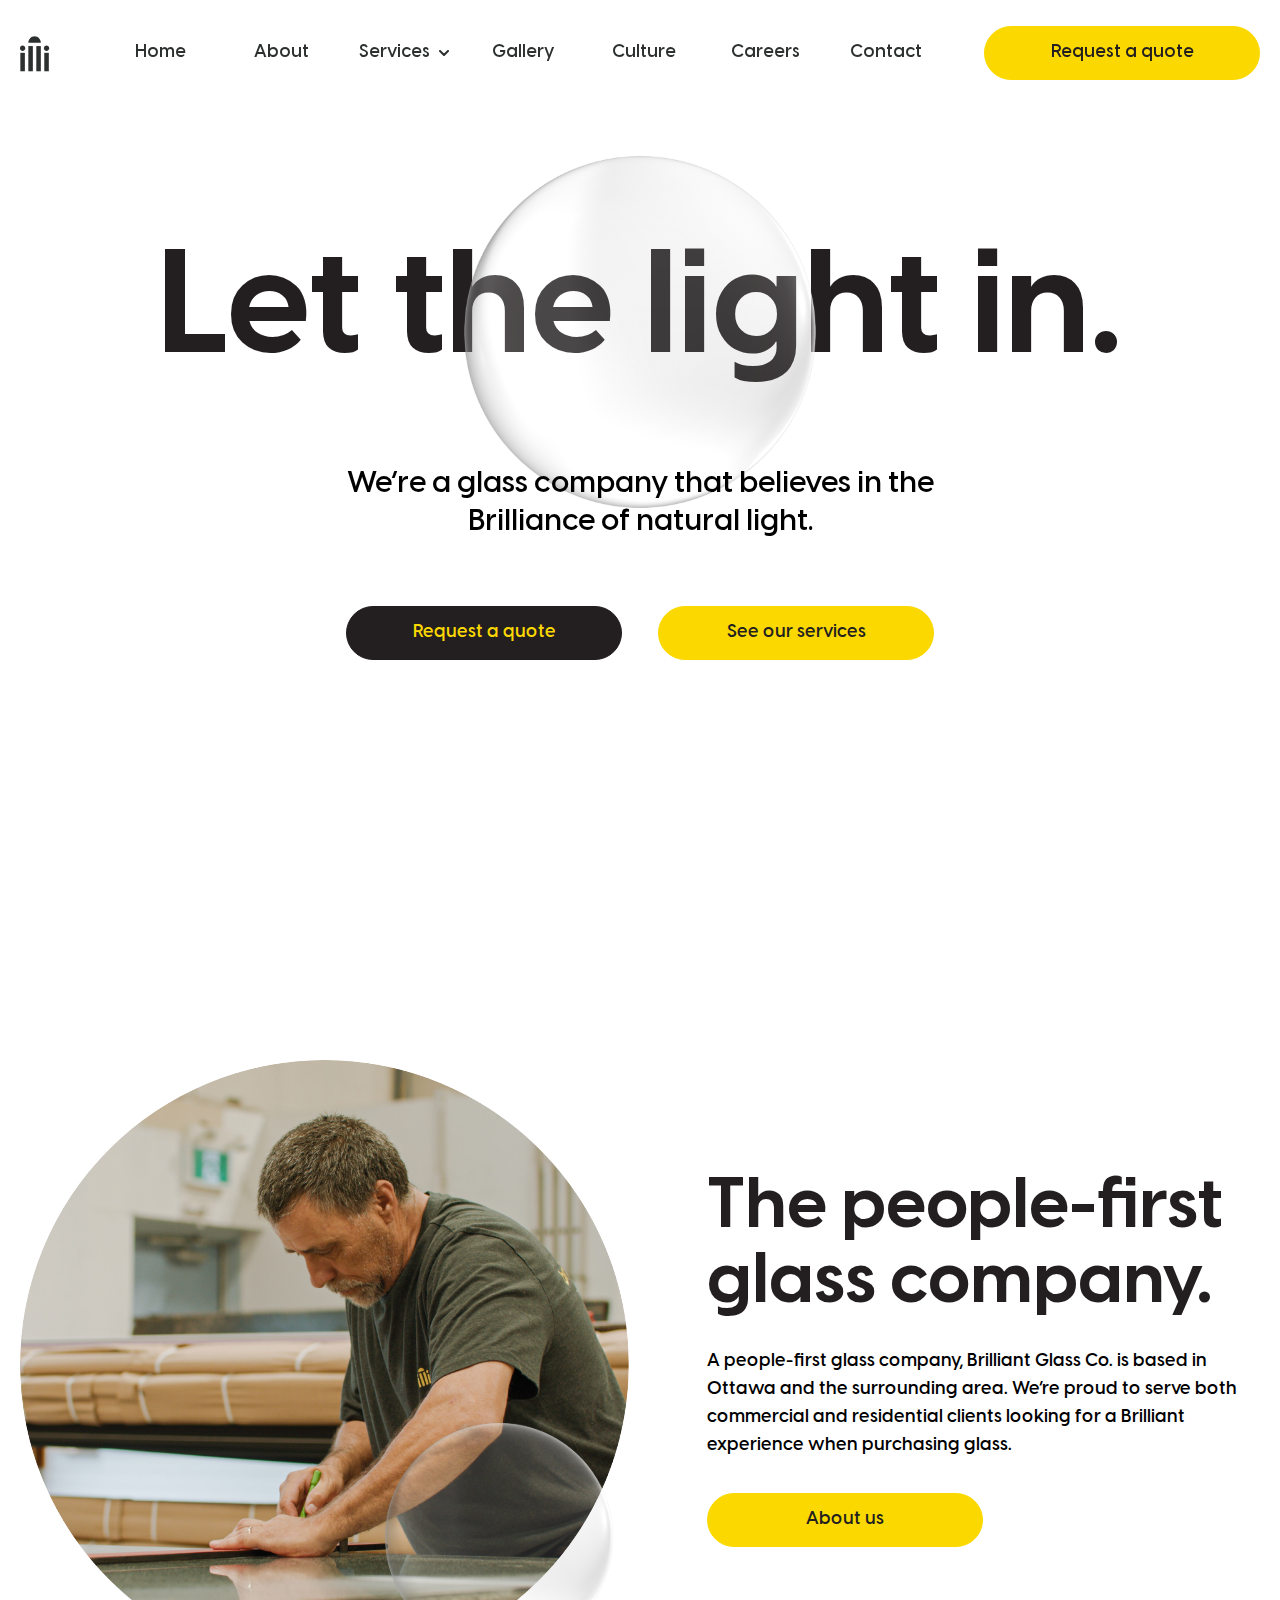
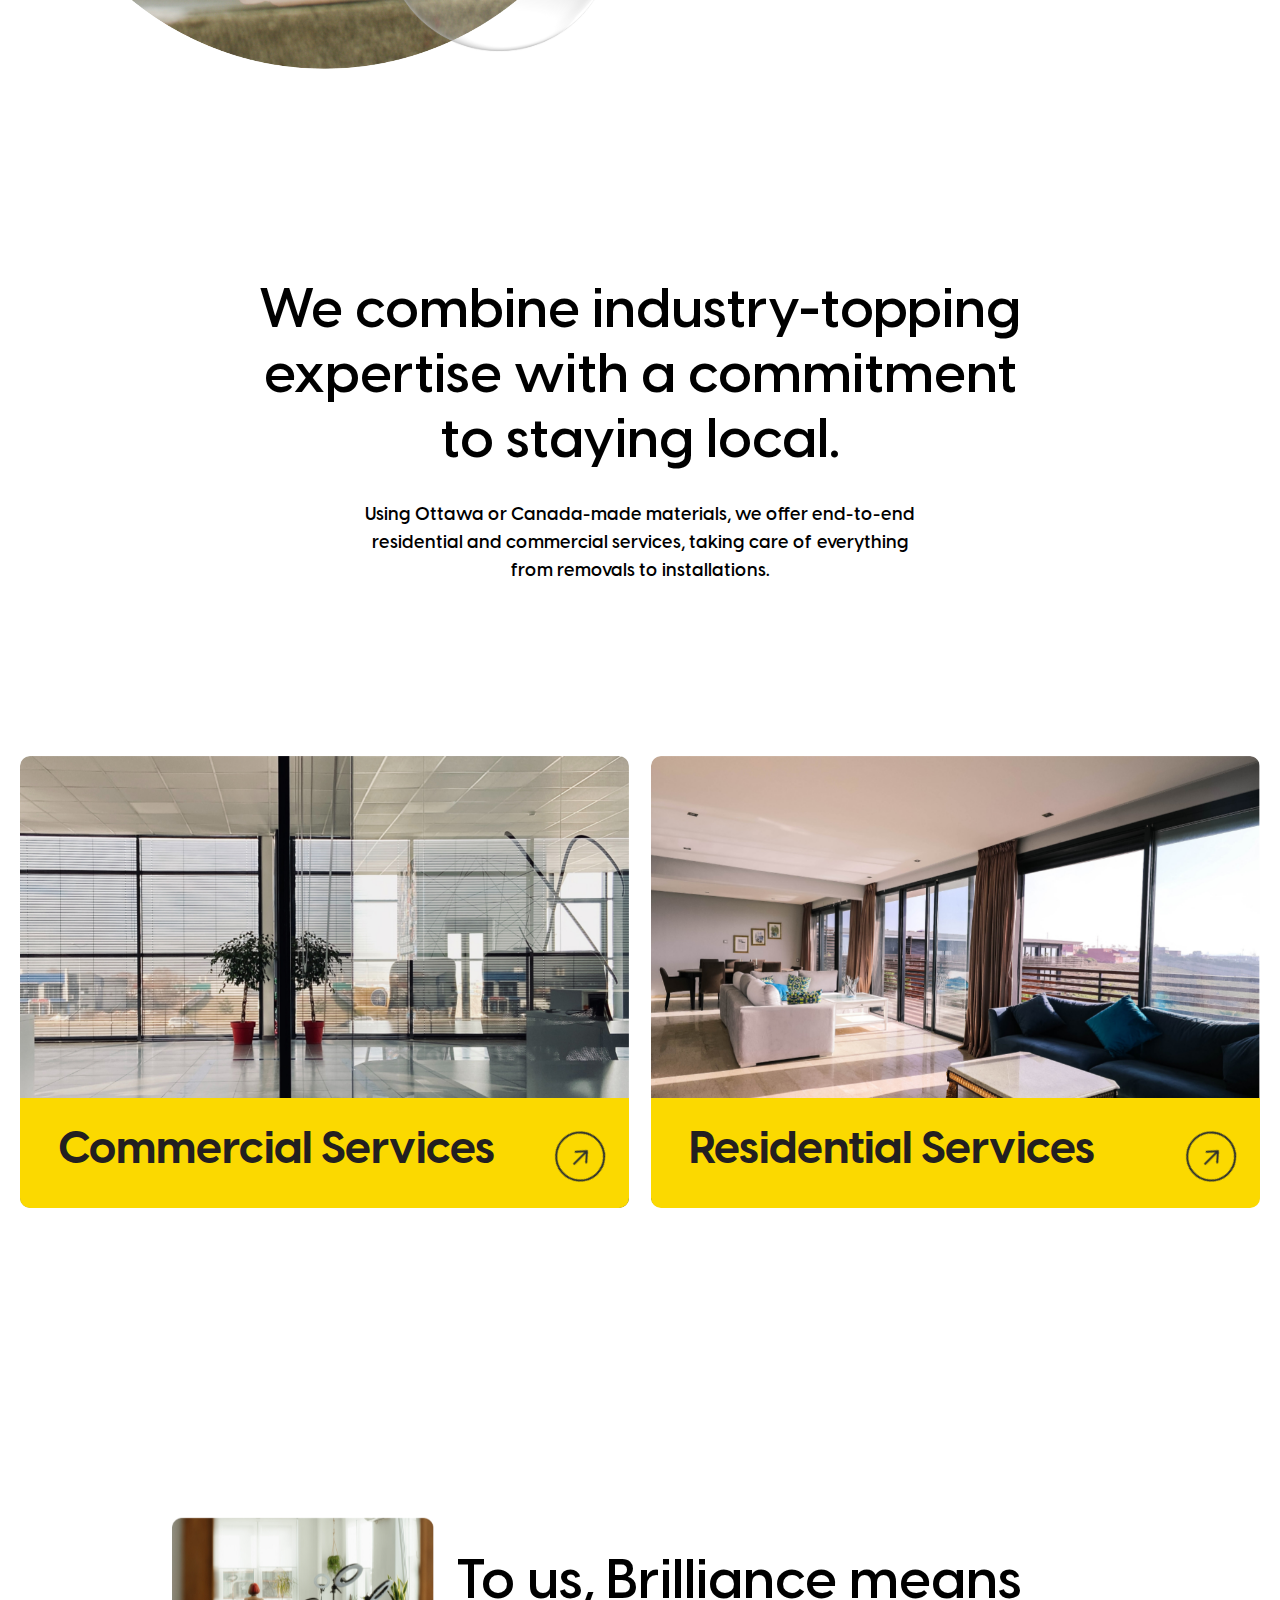
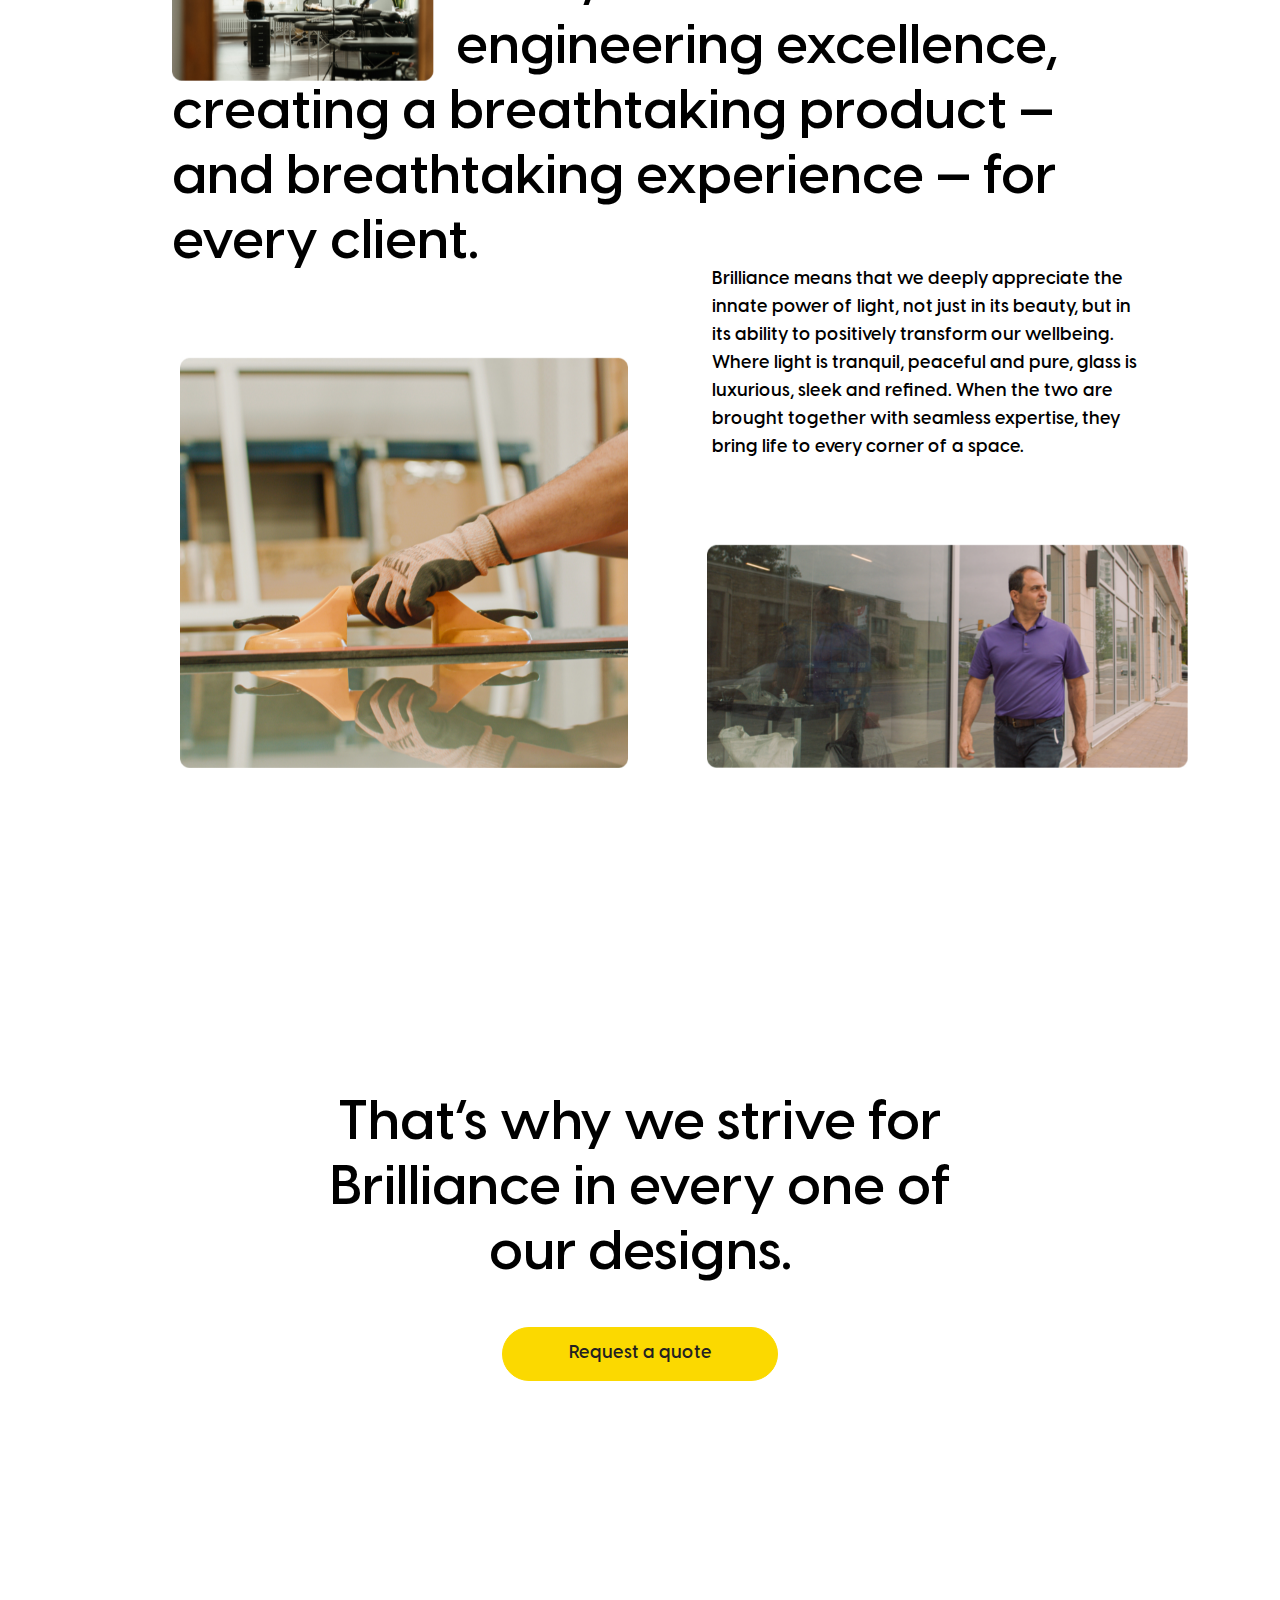
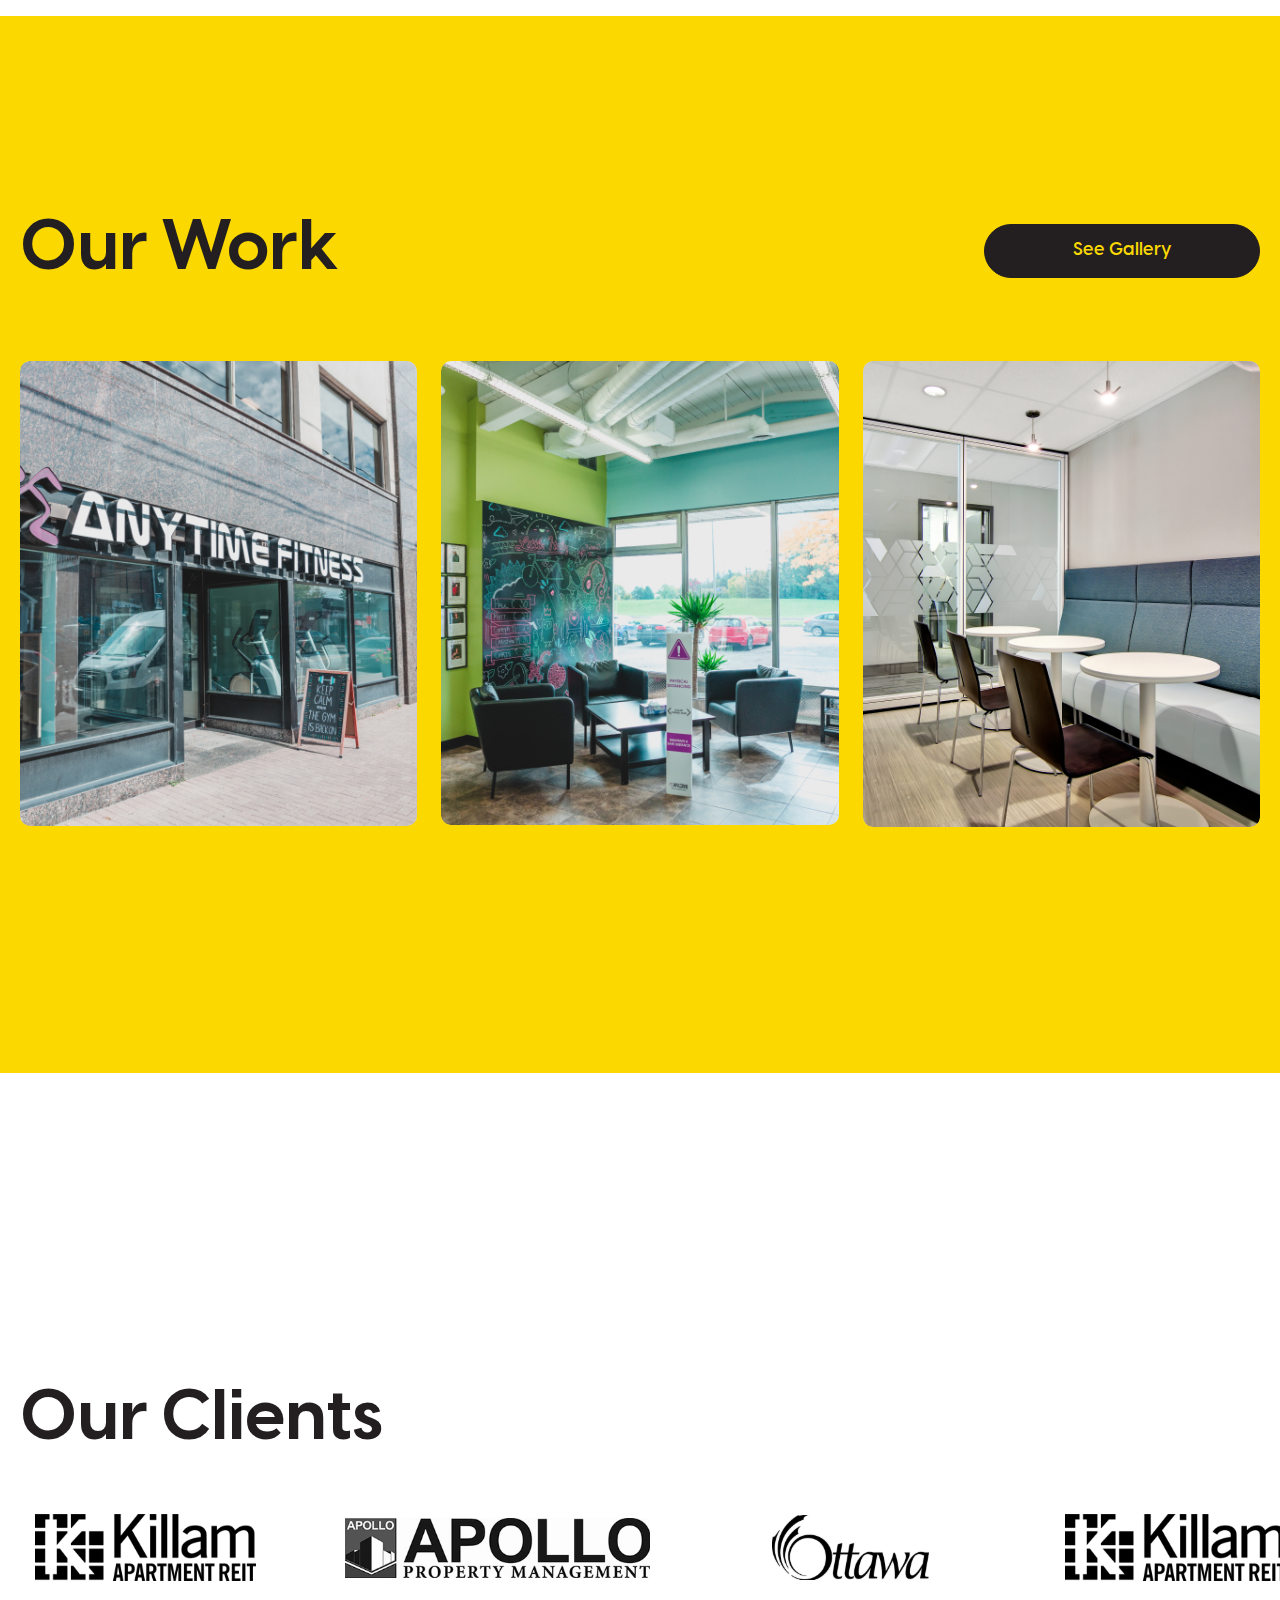
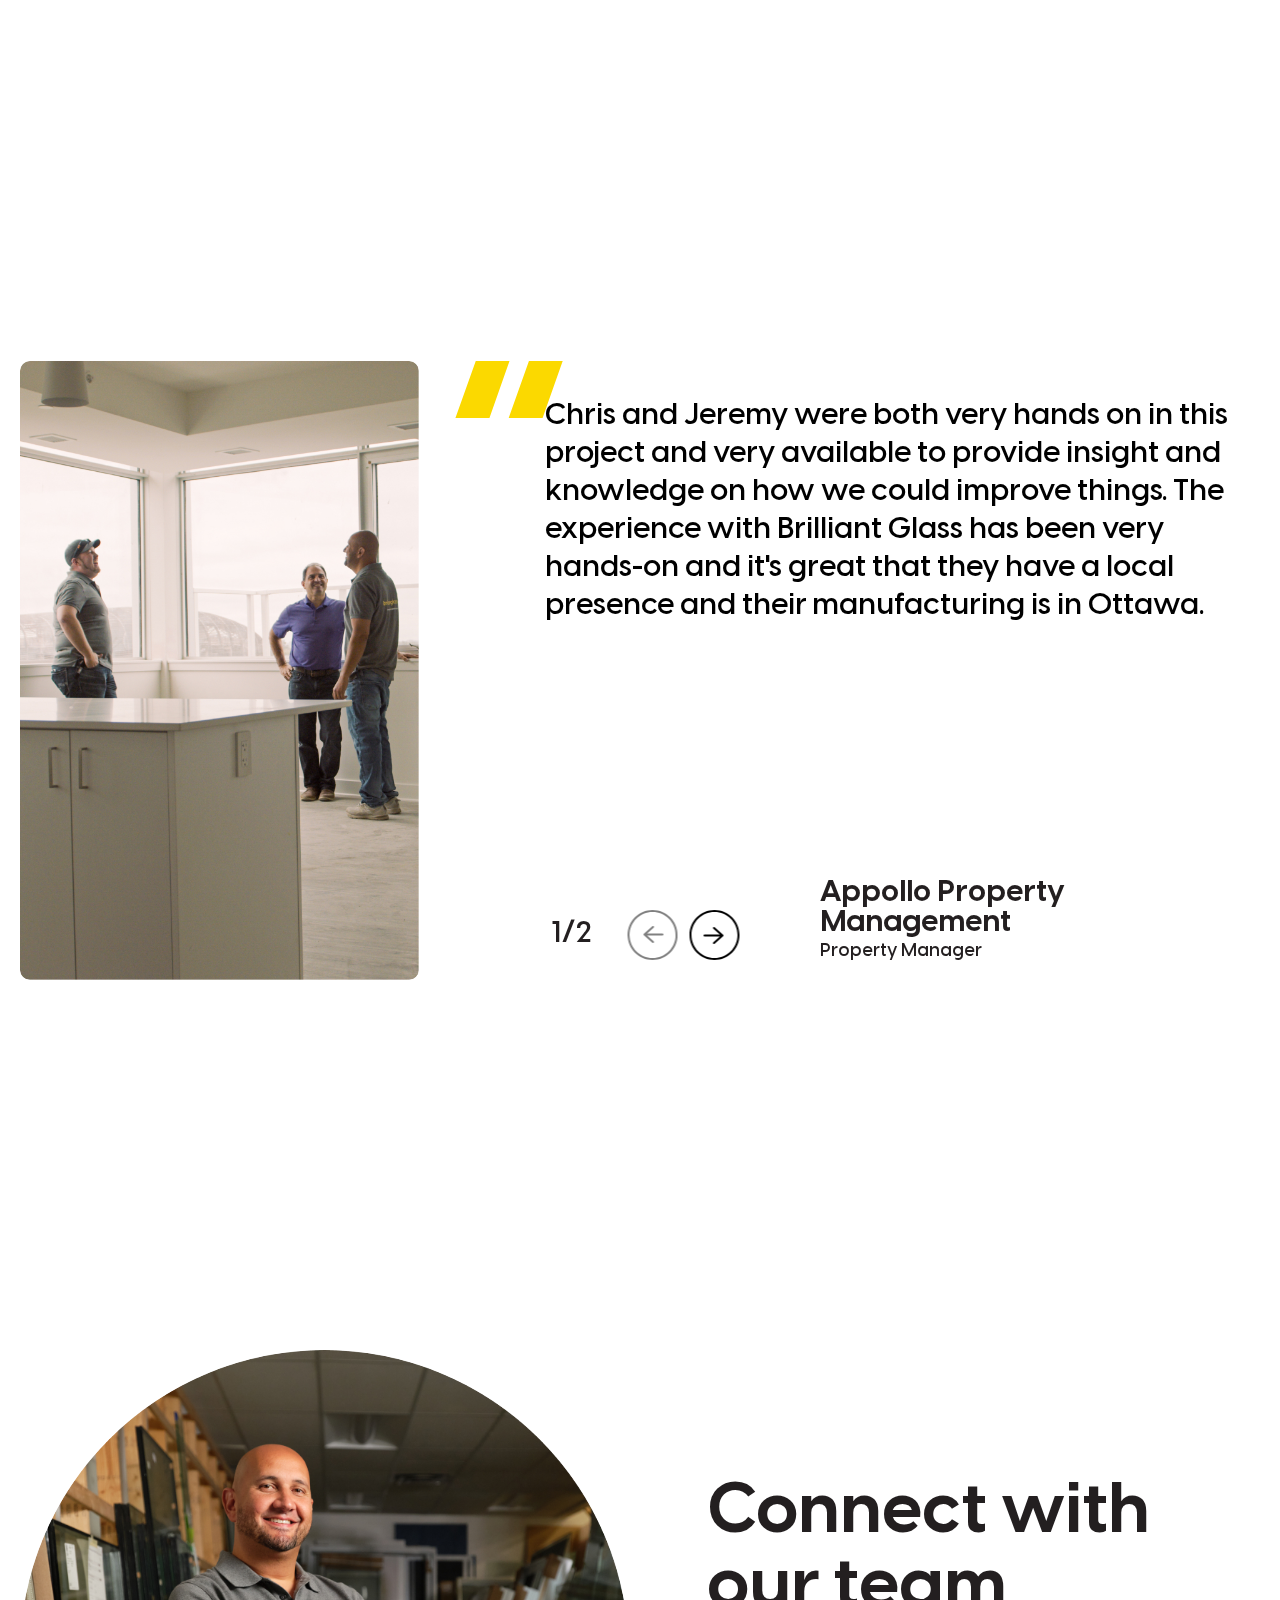
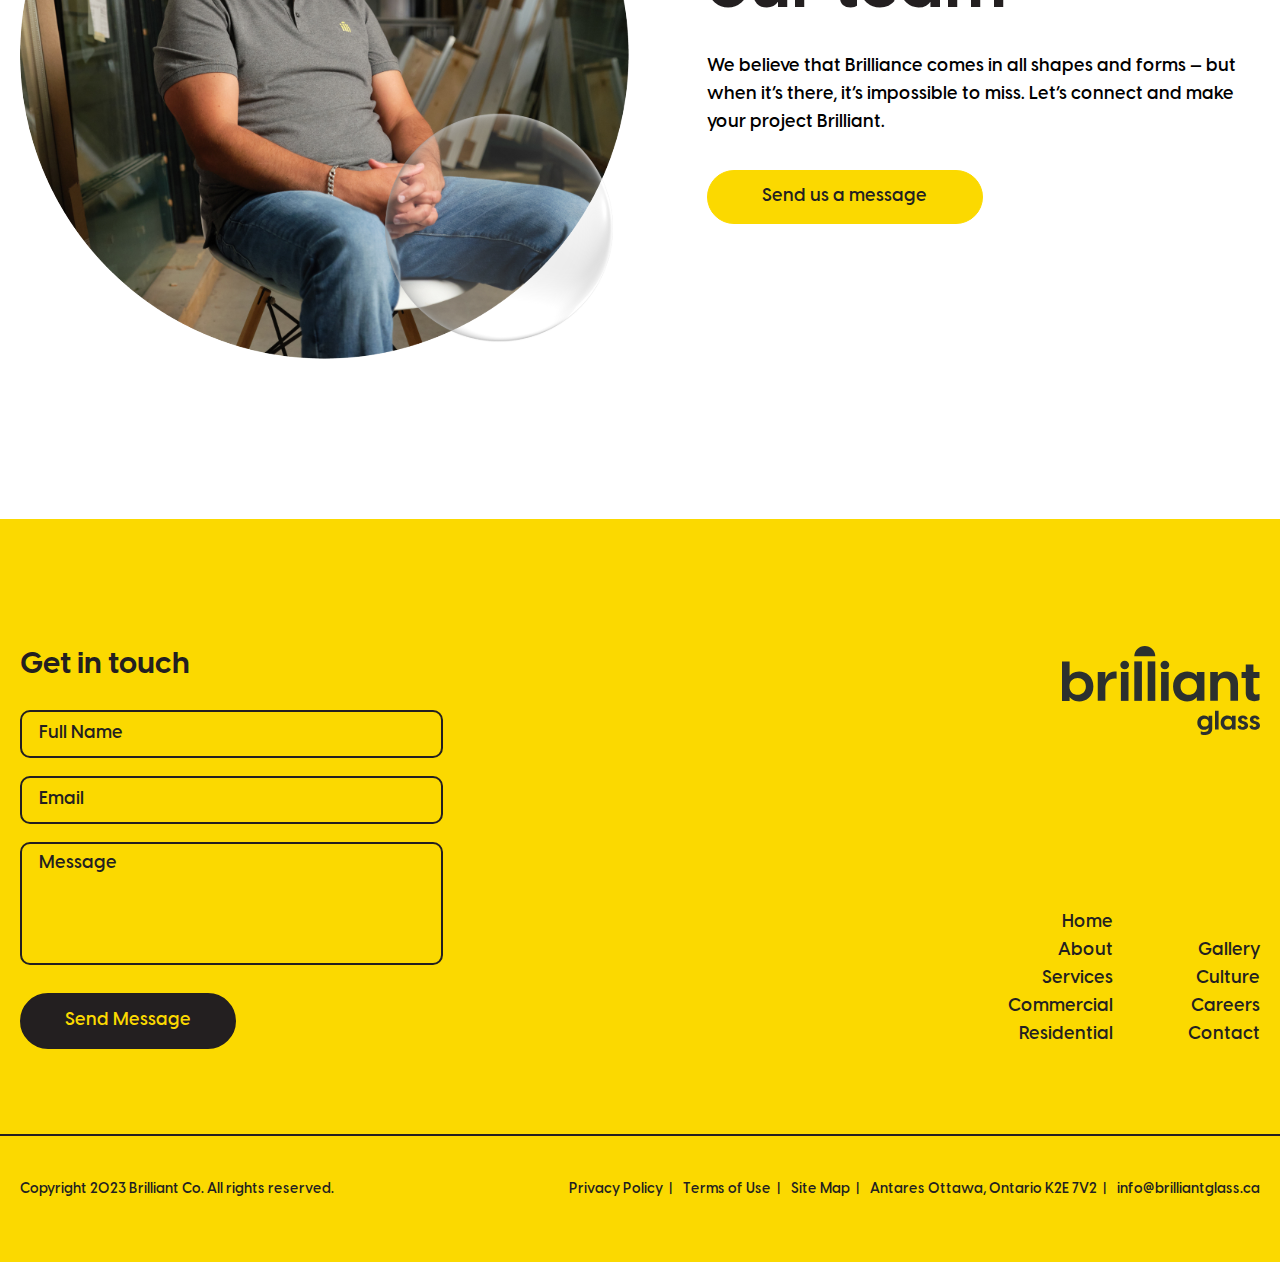
<file: index.html>
<!DOCTYPE html>
<html lang="en">

<head>
    <meta charset="utf-8">
    <meta name="viewport" content="width=device-width, minimum-scale=1.0, maximum-scale=1.0, initial-scale=1.0, user-scalable=no">
    <meta name="format-detection" content="telephone=no">
    <title> Brilliant Co | Home</title>

    <link rel="icon" type="image/x-icon" href="favicon/Favicon.svg">
    <link type="text/css" rel="stylesheet" href="css/slick-theme.min.css">
    <link type="text/css" rel="stylesheet" href="css/slick.min.css">
    <link type="text/css" rel="stylesheet" href="css/swiper-bundle.min.css">
    <link type="text/css" rel="stylesheet" href="css/style.css">
</head>

<body>
    <main class="main-wrap">
        <!-- Beginning header section -->
        <header class="main-header-section">
            <div class="common-wrap clear">
                <div class="header-inner flex-box flex-vertical-align">
                    <div class="logo-wrap">
                        <a href="index.html" class="logo">
                            <img src="svgs/logo.svg" alt="" class="logo-black">
                            <img src="svgs/logo-white.svg" alt="" class="logo-white">
                        </a>
                    </div>
                    <div class="nav-wrap">
                        <div class="nav-inner flex flex-vertical-align">
                            <nav class="main-nav">
                                <ul>
                                    <li><a href="index.html">Home</a></li>
                                    <li><a href="about.html">About</a></li>
                                    <li>
                                        <a href="services-main.html">Services</a>
                                        <span class="nav-arrow"></span>
                                        <div class="suvnav">
                                            <ul>
                                                <li><a href="commercial-services.html">Commercial</a></li>
                                                <li><a href="residential-services.html">Residential</a></li>
                                            </ul>
                                        </div>
                                    </li>
                                    <li><a href="gallery.html">Gallery</a></li>
                                    <li><a href="culture.html">Culture</a></li>
                                    <li><a href="careers.html">Careers</a></li>
                                    <li><a href="contact.html">Contact</a></li>
                                </ul>
                            </nav>
                            <div class="header-btn">
                                <a href="https://docs.google.com/forms/d/e/1FAIpQLSd40sAzUj8a_yyrw50zxd5Hf6qUYn1TB32S7llr58v3ISFeOQ/viewform" target="_blank" class="btn bg-yellow"><span>Request a quote</span> <img src="svgs/long-arrow-right.svg" alt=""></a>
                            </div>
                        </div>
                        <div class="hamburger-trigger mobi tab">
                            <div></div>
                        </div>
                    </div>
                </div>
            </div>
        </header>
        <!-- //End header section -->

        <!-- Beginning main content section 
            ==================================== -->
        <section class="main-content-wrap ">
            <div class="hero-wrap flex flex-vertical-align">
                <div class="common-wrap">
                    <div class="hero-inner flex flex-horizontal-align">
                        <div class="hero-heading">
                            <h1>Let the light in.</h1>
                            <figure>
                                <img src="svgs/Glass-Ball.svg" alt="">
                            </figure>
                        </div>
                        <p>We’re a glass company that believes in the Brilliance of natural light.</p>
                        <div class="hero-btn-group flex flex-horizontal-align">
                            <a href="https://docs.google.com/forms/d/e/1FAIpQLSd40sAzUj8a_yyrw50zxd5Hf6qUYn1TB32S7llr58v3ISFeOQ/viewform" class="btn bg-black" target="_blank"><span>Request a quote</span> <img src="svgs/long-arrow-right.svg" alt=""> </a>
                            <a href="services-main.html" class="btn bg-yellow"><span>See our services</span> <img src="svgs/long-arrow-right.svg" alt=""> </a>
                        </div>
                    </div>
                </div>
            </div>
            <div class="left-right-wrap">
                <div class="common-wrap clear">
                    <div class="left-right-inner flex-box flex-vertical-align">
                        <div class="left-thumb">
                            <figure>
                                <img src="img/people-first-photo.jpg" alt="">
                            </figure>
                            <div class="left-glass-shape">
                                <img src="svgs/Glass-Ball-small.svg" alt="">
                            </div>
                        </div>
                        <div class="right-content-wrap">
                            <h2>The people-first glass company.</h2>
                            <p>A people-first glass company, Brilliant Glass Co. is based in Ottawa and the surrounding area. We’re proud to serve both commercial and residential clients looking for a Brilliant experience when purchasing glass.</p>
                            <div class="right-content-btn">
                                <a href="#" class="btn bg-yellow"><span>About us</span> <img src="svgs/long-arrow-right.svg" alt=""></a>
                            </div>
                        </div>
                    </div>
                </div>
            </div>
            <div class="service-block-wrap">
                <div class="common-wrap clear">
                    <div class="service-block-title flex flex-horizontal-align">
                        <h3>We combine industry-topping expertise with a commitment to staying local.</h3>
                        <p>Using Ottawa or Canada-made materials, we offer end-to-end residential and commercial services, taking care of everything from removals to installations.</p>
                    </div>
                    <div class="service-block-item-wrap flex-box">
                        <a href="commercial-services.html" class="service-block-item">
                            <figure>
                                <img src="img/Mask-group.jpg" alt="">
                            </figure>
                            <div class="service-block-item-content">
                                <h4>Commercial Services</h4>
                                <ul>
                                    <li>Curtain Wall</li>
                                    <li>Storefronts &amp; Entrance Systems</li>
                                    <li>Glazing (Interior &amp; Exterior)</li>
                                    <li>Architectural Films, Tints &amp; Coatings</li>
                                </ul>
                                <span><img src="svgs/circle-arrow-right.svg" alt=""></span>
                            </div>
                        </a>
                        <a href="residential-services.html" class="service-block-item">
                            <figure>
                                <img src="img/Residential-services.jpg" alt="">
                            </figure>
                            <div class="service-block-item-content">
                                <h4>Residential Services</h4>
                                <ul>
                                    <li>Curtain Wall</li>
                                    <li>Storefronts &amp; Entrance Systems</li>
                                    <li>Glazing (Interior &amp; Exterior)</li>
                                    <li>Architectural Films, Tints &amp; Coatings</li>
                                </ul>
                                <span><img src="svgs/circle-arrow-right.svg" alt=""></span>
                            </div>
                        </a>
                    </div>
                </div>
            </div>
            <div class="brilliance-means-wrap">
                <div class="common-wrap clear">
                    <div class="brilliance-means-inner">
                        <div class="brilliance-means-title">
                            <figure>
                                <img src="img/collage-image-1.jpg" alt="">
                            </figure>
                            <h3>To us, Brilliance means engineering excellence, creating a breathtaking product — and breathtaking experience — for every client.</h3>
                            <p>Brilliance means that we deeply appreciate the innate power of light, not just in its beauty, but in its ability to positively transform our wellbeing. Where light is tranquil, peaceful and pure, glass is luxurious, sleek and refined. When the two are brought together with seamless expertise, they bring life to every corner of a space.</p>
                        </div>
                        <div class="brilliance-means-thumb-wrap flex-box">
                            <div class="brilliance-means-thumb">
                                <figure>
                                    <img src="img/collage-image-2.jpg" alt="">
                                </figure>
                            </div>
                            <div class="brilliance-means-thumb">
                                <figure>
                                    <img src="img/collage-image-3.jpg" alt="">
                                </figure>
                            </div>
                        </div>
                    </div>
                </div>
            </div>
            <div class="request-quote-wrap">
                <div class="request-quote-inner flex flex-horizontal-align">
                    <h3>That’s why we strive for Brilliance in every one of our designs.</h3>
                    <div class="request-quote-btn flex flex-horizontal-align">
                        <a href="https://docs.google.com/forms/d/e/1FAIpQLSd40sAzUj8a_yyrw50zxd5Hf6qUYn1TB32S7llr58v3ISFeOQ/viewform" class="btn bg-yellow" target="_blank"><span>Request a quote</span> <img src="svgs/long-arrow-right.svg" alt=""></a>
                    </div>
                </div>
            </div>
            <div class="our-wrok-wrap">
                <div class="common-wrap clear">
                    <div class="our-wrok-inner flex">
                        <div class="our-wrok-title-wrap flex">
                            <div class="our-wrok-title">
                                <h2>Our Work</h2>
                            </div>
                            <div class="our-wrok-btn desk">
                                <a href="gallery.html" class="btn bg-black"><span>See Gallery</span><img src="svgs/long-arrow-right.svg" alt=""></a>
                            </div>
                        </div>
                        <div class="our-wrok-item-wrap swiper mySwiper flex">
                            <div class="swiper-wrapper">
                                <div class="our-wrok-item swiper-slide">
                                    <figure>
                                        <img src="img/work-1.jpg" alt="our-wrok-item">
                                    </figure>
                                </div>
                                <div class="our-wrok-item swiper-slide">
                                    <figure>
                                        <img src="img/work-2.jpg" alt="our-wrok-item">
                                    </figure>
                                </div>
                                <div class="our-wrok-item swiper-slide">
                                    <figure>
                                        <img src="img/work-3.jpg" alt="our-wrok-item">
                                    </figure>
                                </div>
                                <div class="our-wrok-item swiper-slide">
                                    <figure>
                                        <img src="img/work-1.jpg" alt="our-wrok-item">
                                    </figure>
                                </div>
                            </div>
                            <div class="slider-arrows flex mobi">
                                <div class="slider-arrow slider-arrow-left swiper-button-prev">
                                    <img src="svgs/slider-arrow.svg" alt="slider-arrow">
                                </div>
                                <div class="slider-arrow slider-arrow-right swiper-button-next">
                                    <img src="svgs/slider-arrow.svg" alt="slider-arrow">
                                </div>
                            </div>
                        </div>
                        <div class="our-wrok-btn mobi">
                            <a href="gallery.html" class="btn bg-black"><span>See Gallery</span><img src="svgs/long-arrow-right.svg" alt=""></a>
                        </div>
                    </div>
                </div>
            </div>
            <div class="our-clients-wrap">
                <div class="common-wrap clear">
                    <div class="our-clients-inner flex">
                        <div class="our-clients-title">
                            <h2>Our Clients</h2>
                        </div>
                        <div class="our-clients-item-wrap flex">
                            <div class="our-clients-item">
                                <img src="svgs/apollo-logo.svg" alt="apollo-logo">
                            </div>
                            <div class="our-clients-item">
                                <img src="svgs/ottawa.svg" alt="ottawa">
                            </div>
                            <div class="our-clients-item">
                                <img src="svgs/killam.svg" alt="killam">
                            </div>
                            <!-- <div class="our-clients-item">
                                <img src="svgs/Timbercreek.svg" alt="Timbercreek">
                            </div> -->
                        </div>
                    </div>
                </div>
            </div>
            <div class="testimonial-wrap">
                <div class="common-wrap clear">
                    <div class="testimonial-inner flex">
                        <div class="testimonial-item-wrap">
                            <div class="testimonial-item">
                                <div class="testimonial-item-inner flex">
                                    <div class="testimonial-item-thumb">
                                        <figure>
                                            <img src="img/testimonial-item-thumb.jpg" alt="testimonial-item-thumb">
                                        </figure>
                                    </div>
                                    <div class="testimonial-item-content-wrap flex">
                                        <div class="testimonial-item-content">
                                            <h3>Chris and Jeremy were both very hands on in this project and very available to provide insight and knowledge on how we could improve things. The experience with Brilliant Glass has been very hands-on and it's great that they have a local presence and their manufacturing is in Ottawa.</h3>
                                        </div>
                                        <div class="testimonial-author-wrap flex">
                                            <div class="testimonial-author">
                                                <h5>Appollo Property Management</h5>
                                                <span>Property Manager</span>
                                            </div>
                                        </div>
                                    </div>
                                </div>
                            </div>
                            <div class="testimonial-item">
                                <div class="testimonial-item-inner flex">
                                    <div class="testimonial-item-thumb">
                                        <figure>
                                            <img src="img/testimonial-item-thumb-2.jpg" alt="testimonial-item-thumb">
                                        </figure>
                                    </div>
                                    <div class="testimonial-item-content-wrap flex">
                                        <div class="testimonial-item-content">
                                            <h3>My client is extremely happy and I'm looking forward to doing more business with Brilliant Glass, Chris and Jeremy. They did an awesome job. They were great leaders for their business and great communicators. They fulfilled their promises by delivering precisely what they had committed to do.</h3>
                                        </div>
                                        <div class="testimonial-author-wrap flex">
                                            <div class="testimonial-author">
                                                <h5>Appollo Property Management</h5>
                                                <span>Property Manager</span>
                                            </div>
                                        </div>
                                    </div>
                                </div>
                            </div>
                        </div>
                        <div class="testimonial-counter-and-arrow flex">
                            <div class="slider-arrows flex">
                                <div class="slider-arrow slider-arrow-left slick-prev">
                                    <img src="svgs/slider-arrow.svg" alt="slider-arrow">
                                </div>
                                <div class="slider-arrow slider-arrow-right slick-next">
                                    <img src="svgs/slider-arrow.svg" alt="slider-arrow">
                                </div>
                            </div>
                        </div>
                    </div>
                </div>
            </div>
            <div class="left-right-wrap">
                <div class="common-wrap clear">
                    <div class="left-right-inner flex-box flex-vertical-align">
                        <div class="left-thumb">
                            <figure>
                                <img src="img/left-right-thumb-2.jpg" alt="">
                            </figure>
                            <div class="left-glass-shape">
                                <img src="svgs/Glass-Ball-small.svg" alt="">
                            </div>
                        </div>
                        <div class="right-content-wrap">
                            <h2>Connect with our team</h2>
                            <p>We believe that Brilliance comes in all shapes and forms —&nbsp;but when it’s there, it’s impossible to miss. Let’s connect and make your project Brilliant.</p>
                            <div class="right-content-btn">
                                <a href="contact.html" class="btn bg-yellow"><span>Send us a message</span> <img src="svgs/long-arrow-right.svg" alt=""></a>
                            </div>
                        </div>
                    </div>
                </div>
            </div>
        </section>
        <!-- //End main content section -->

        <!-- Beginning footer section-->
        <footer class="main-footer-section">
            <div class="common-wrap clear">
                <div class="footer-inner flex">
                    <div class="footer-main flex">
                        <div class="footer-newsletter-wrap">
                            <div class="footer-logo mobi">
                                <a href="index.html"><img src="svgs/footer-logo.svg" alt="footer-logo"></a>
                            </div>
                            <h5>Get in touch</h5>
                            <form action="#">
                                <div class="input-row-wrap flex">
                                    <div class="input-row">
                                        <input type="text" placeholder="Full Name">
                                    </div>
                                    <div class="input-row">
                                        <input type="email" placeholder="Email">
                                    </div>
                                    <div class="input-row">
                                        <textarea placeholder="Message"></textarea>
                                    </div>
                                    <div class="input-row">
                                        <input type="submit" value="Send Message">
                                    </div>
                                </div>
                            </form>
                        </div>
                        <div class="footer-content-wrap flex">
                            <div class="footer-logo desk">
                                <a href="index.html"><img src="svgs/footer-logo.svg" alt="footer-logo"></a>
                            </div>
                            <div class="footer-widget-wrap flex">
                                <div class="footer-widget">
                                    <ul>
                                        <li><a href="index.html">Home</a></li>
                                        <li><a href="about.html">About</a></li>
                                        <li><a href="services-main.html">Services</a></li>
                                        <li><a href="commercial-services.html">Commercial</a></li>
                                        <li><a href="residential-services.html">Residential</a></li>
                                    </ul>
                                </div>
                                <div class="footer-widget">
                                    <ul>
                                        <li><a href="gallery.html">Gallery</a></li>
                                        <li><a href="culture.html">Culture</a></li>
                                        <li><a href="careers.html">Careers</a></li>
                                        <li><a href="contact.html">Contact</a></li>
                                    </ul>
                                </div>
                            </div>
                        </div>
                    </div>
                    <div class="footer-bottom flex">
                        <div class="footer-copyright">
                            <p>Copyright 2023 Brilliant Co. All rights reserved.</p>
                        </div>
                        <div class="footer-nav">
                            <ul>
                                <li><a href="#">Privacy Policy</a></li>
                                <li><a href="#">Terms of Use</a></li>
                                <li><a href="#">Site Map</a></li>
                                <li><a href="#">Antares Ottawa, Ontario K2E 7V2</a></li>
                                <li><a href="mailto:info@brilliantglass.ca">info@brilliantglass.ca</a></li>
                            </ul>
                        </div>
                    </div>
                </div>
            </div>
        </footer>
        <!-- //End main footer section -->
    </main>

    <script type="text/javascript" src="js/jquery-3.5.1.min.js"></script>
    <script type="text/javascript" src="js/slick.min.js"></script>
    <script type="text/javascript" src="js/swiper-bundle.min.js"></script>
    <script type="text/javascript" src="js/headroom.js"></script>
    <script type="text/javascript" src="js/common-scripts.js" defer></script>
</body>

</html>
</file>
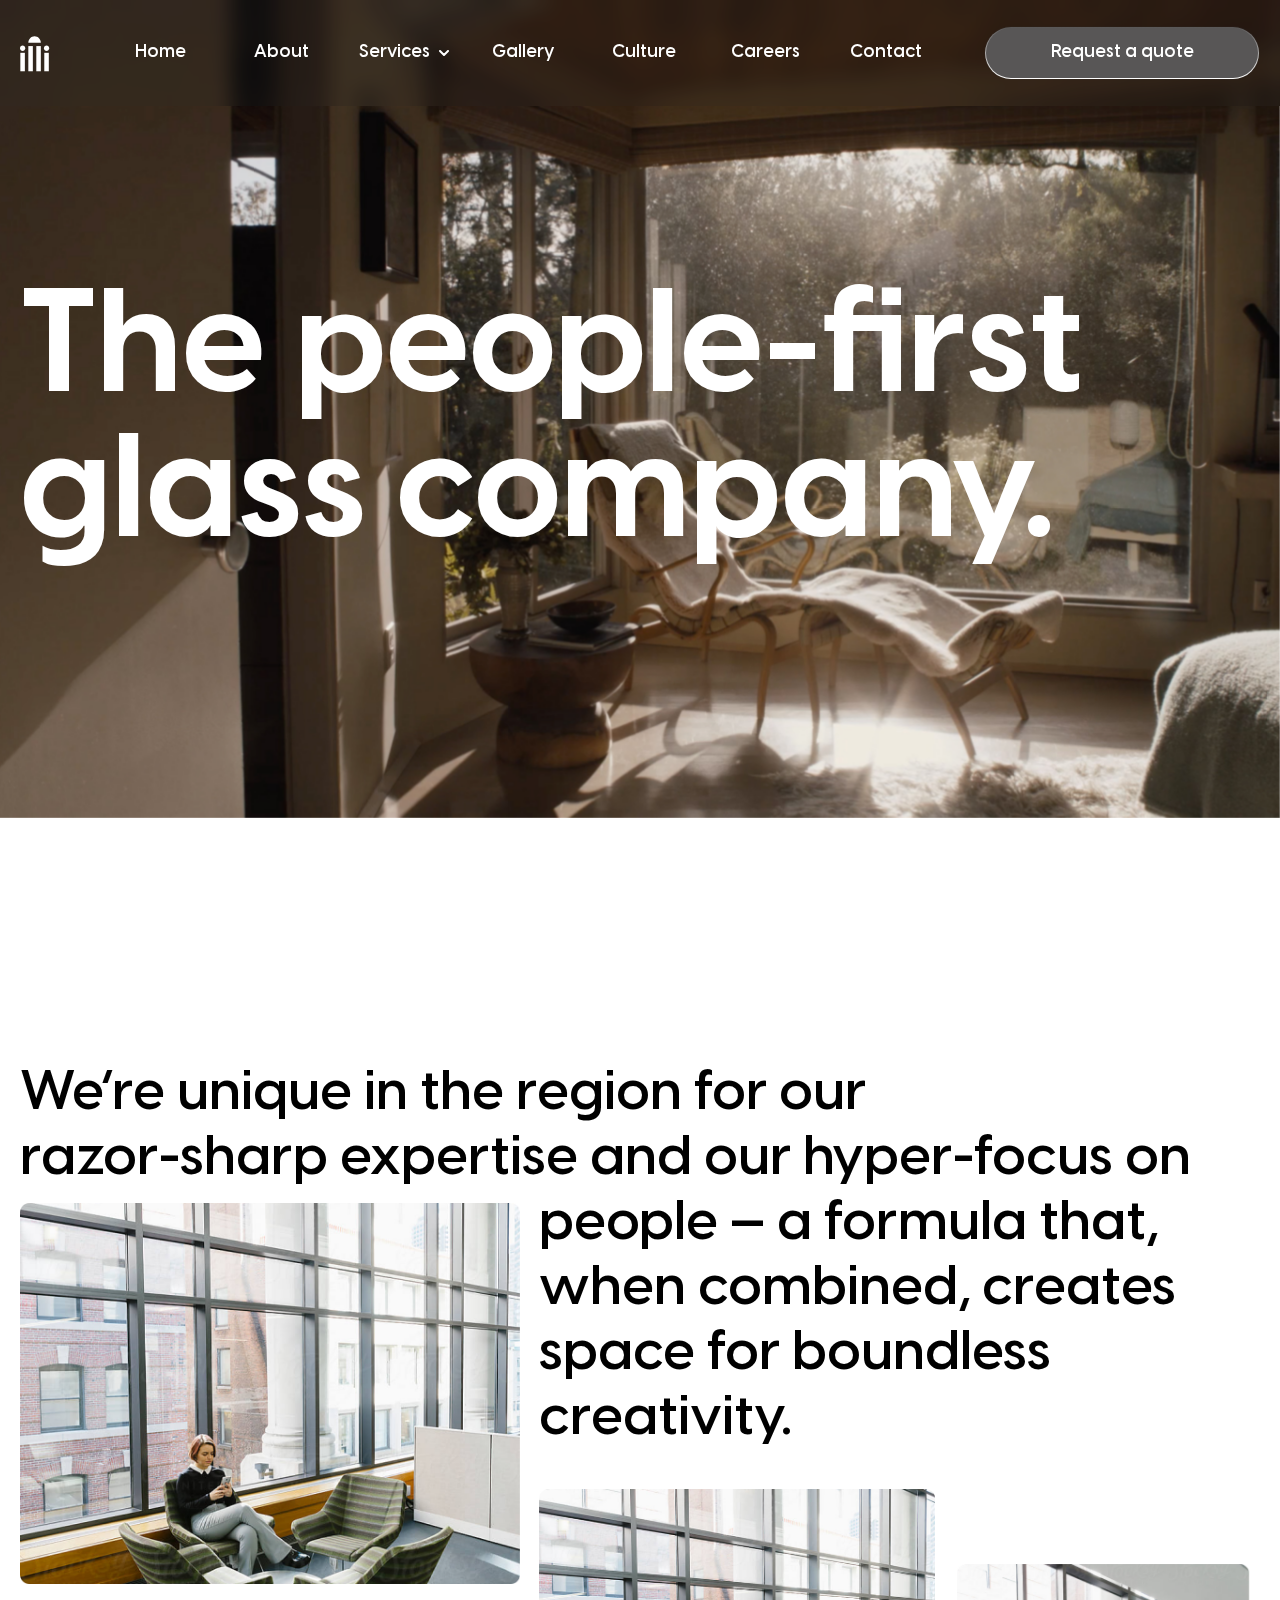
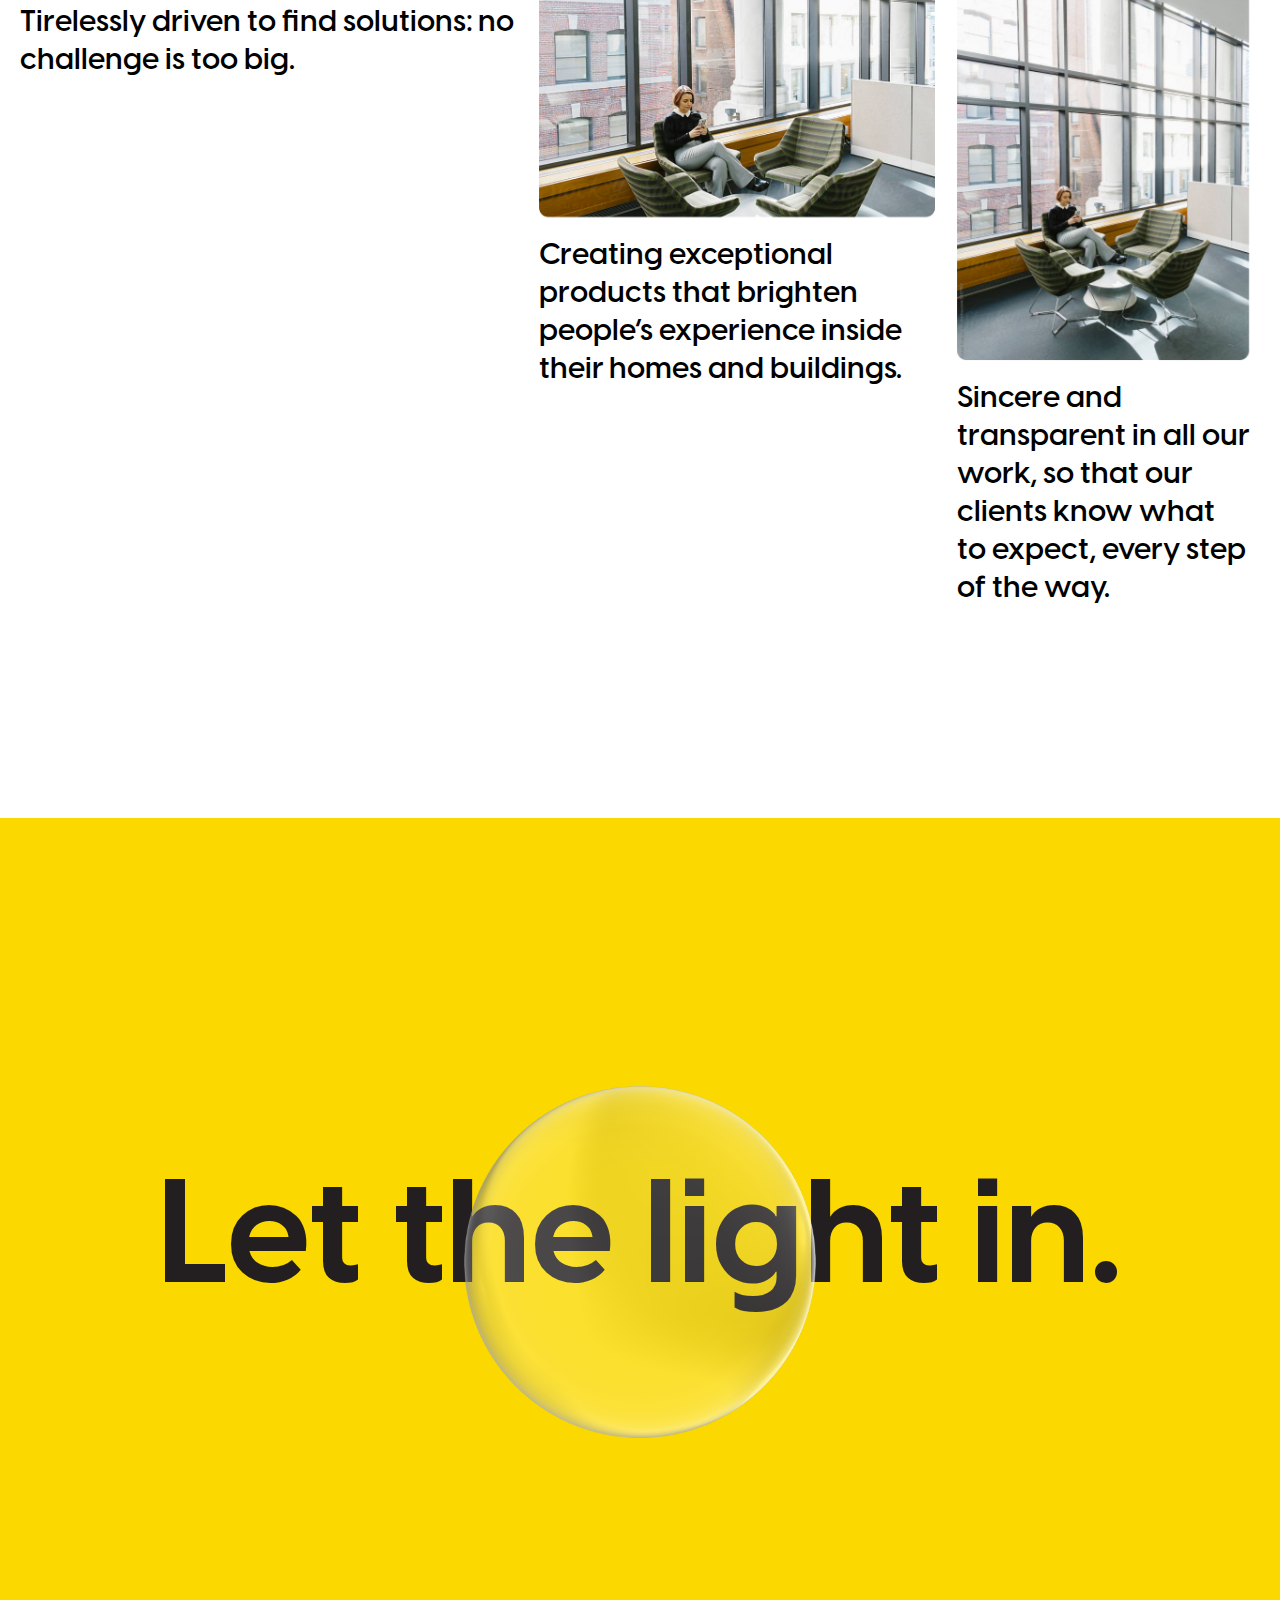
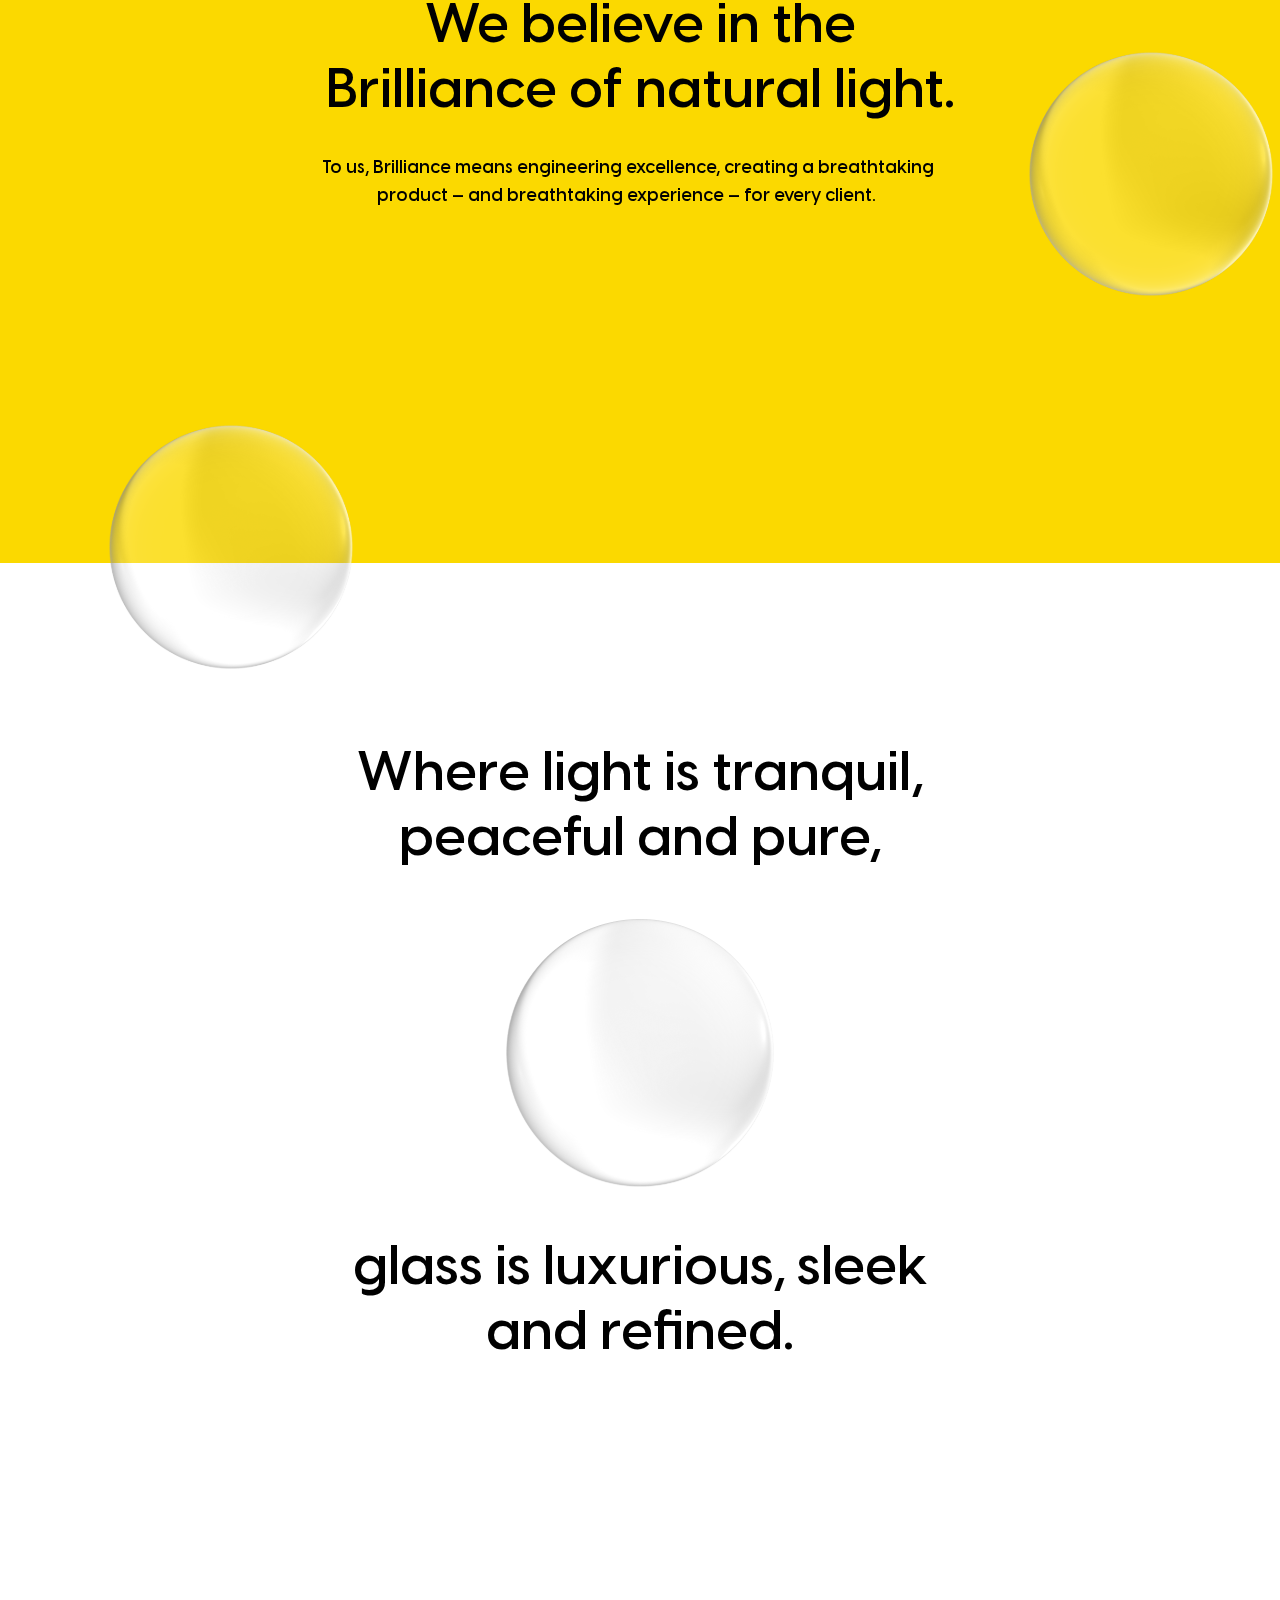
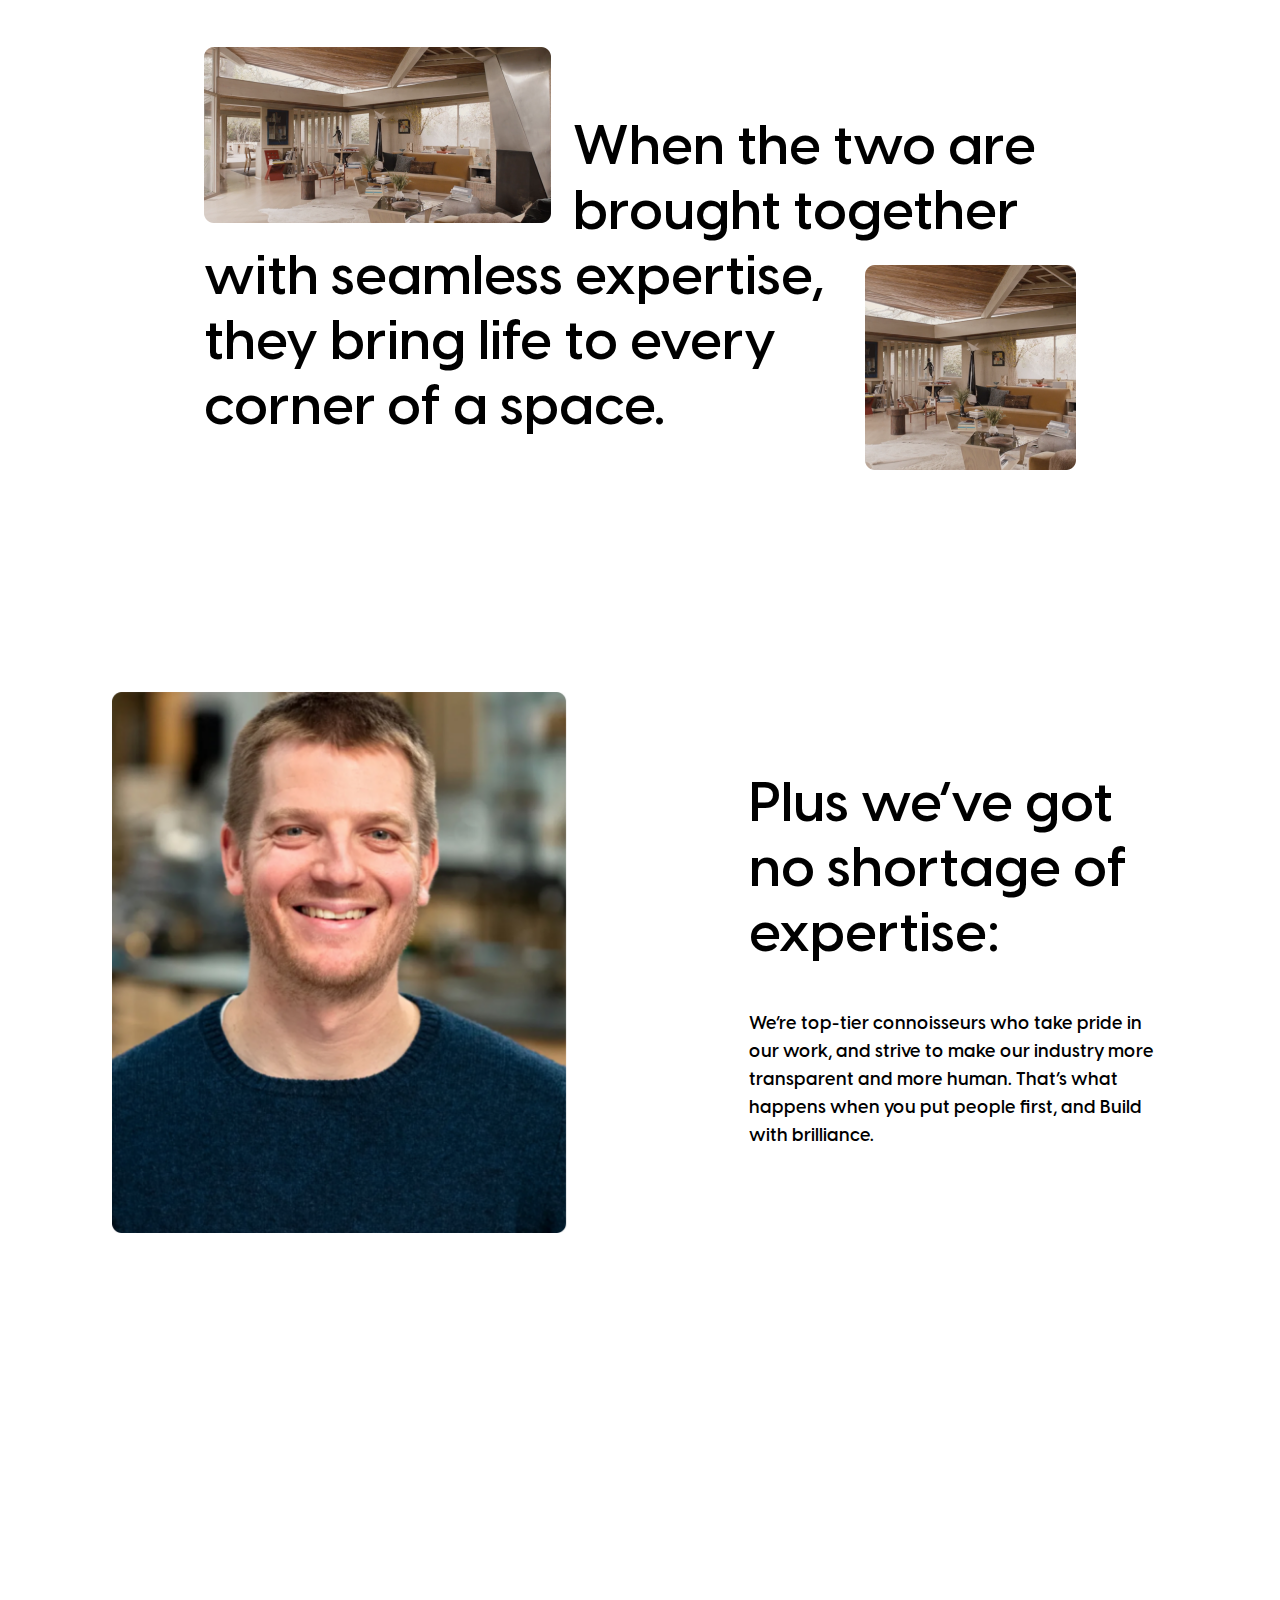
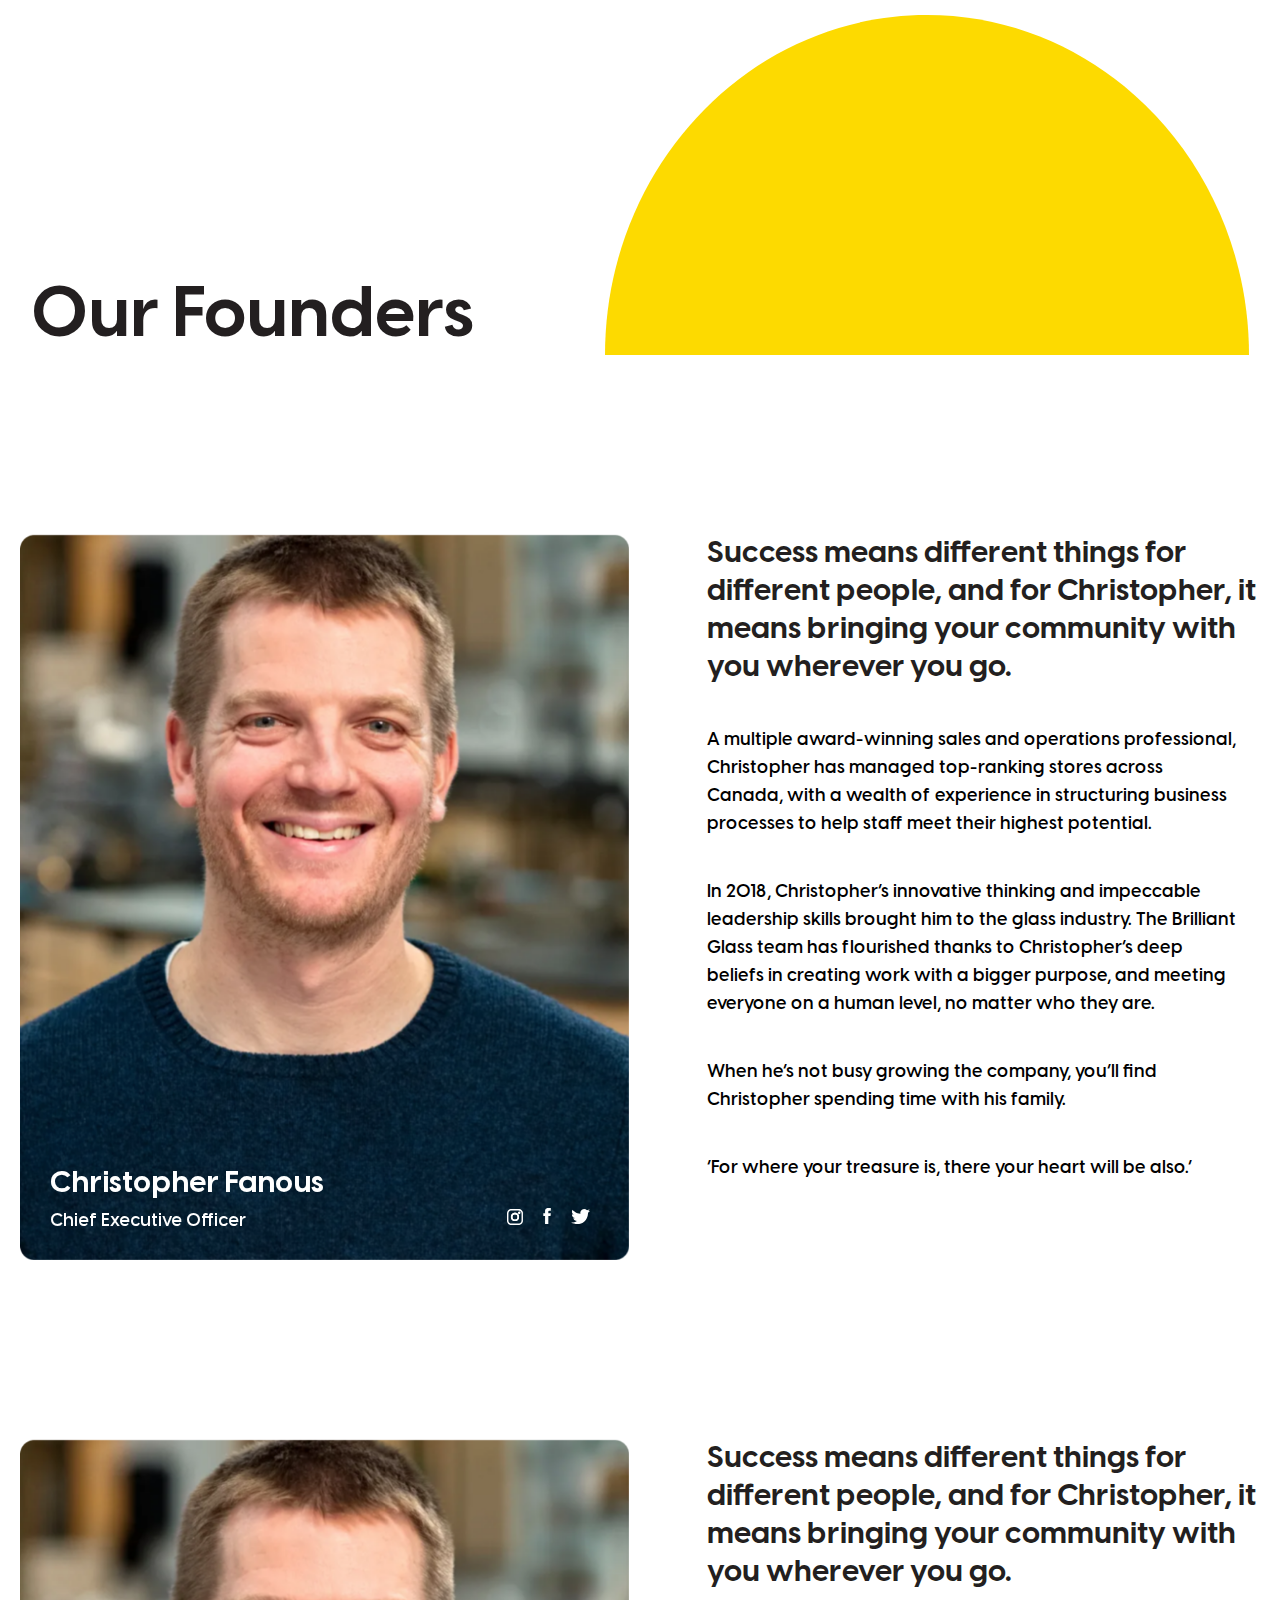
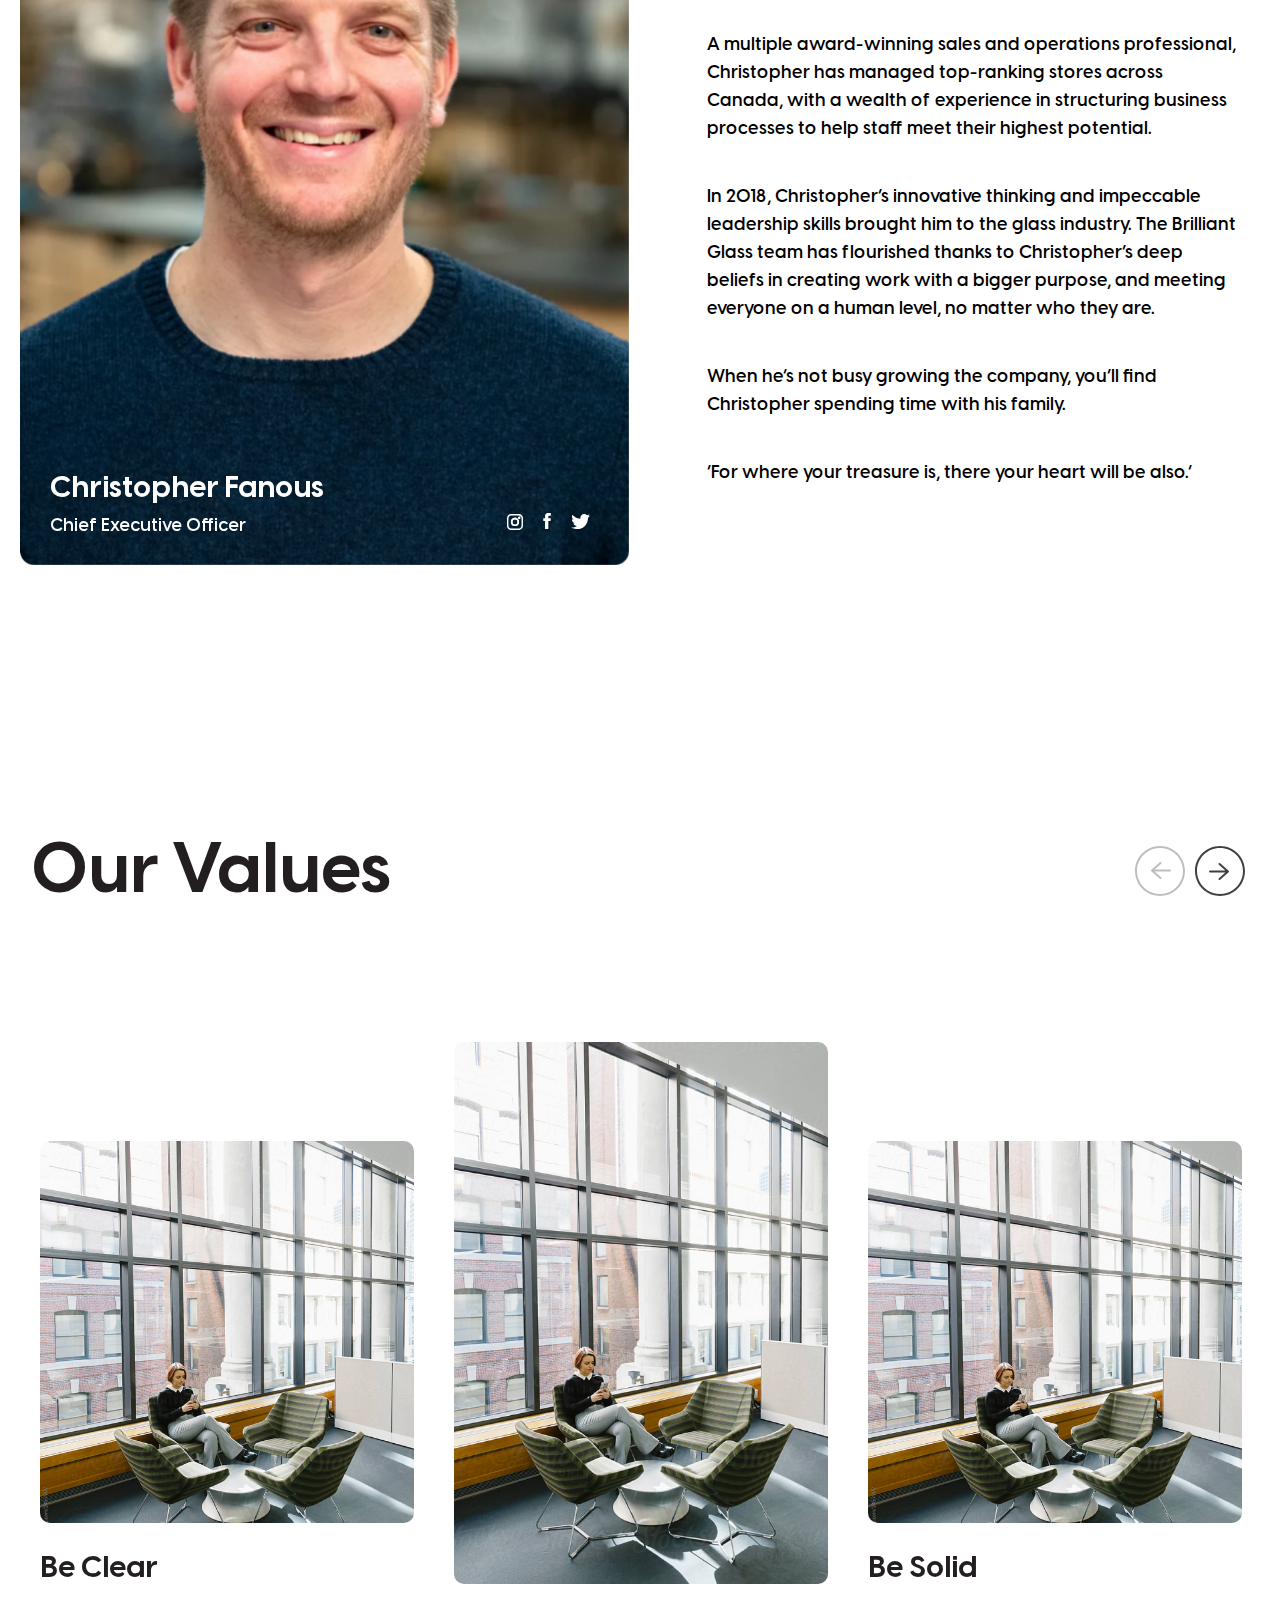
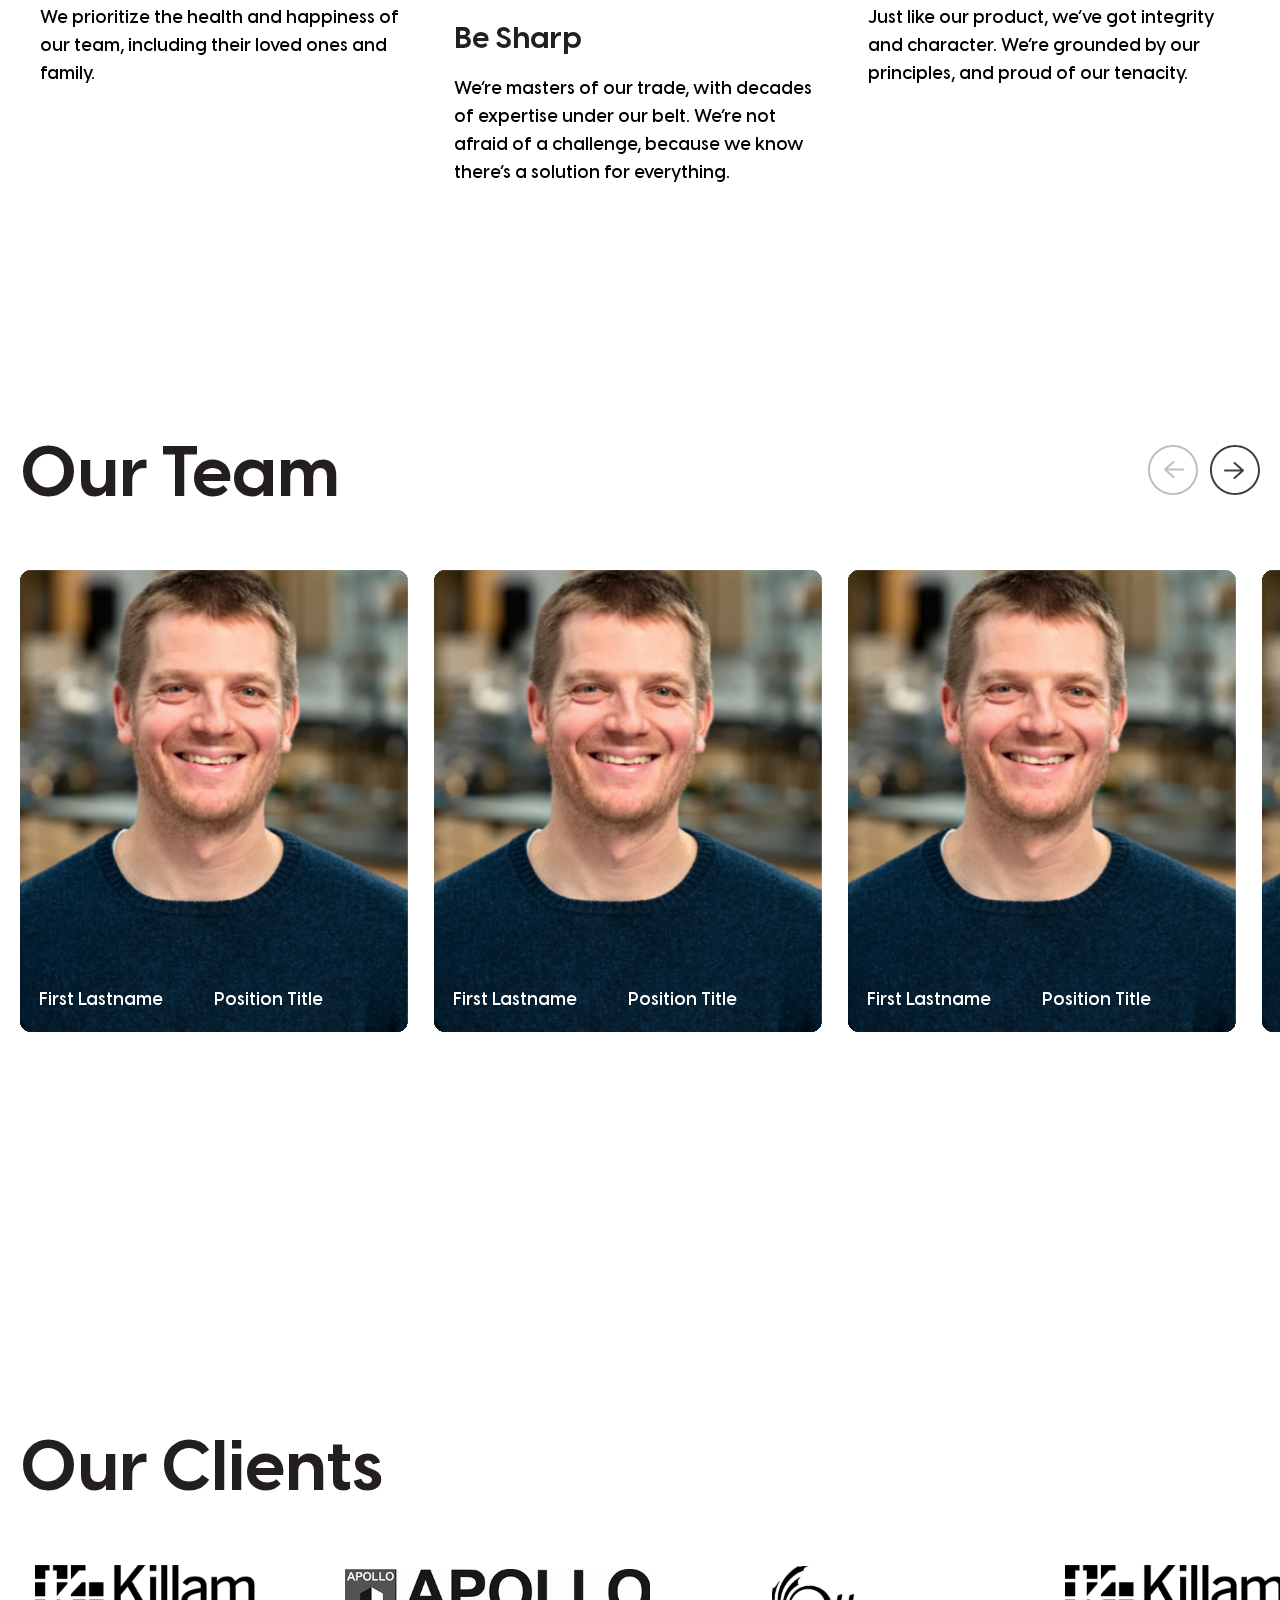
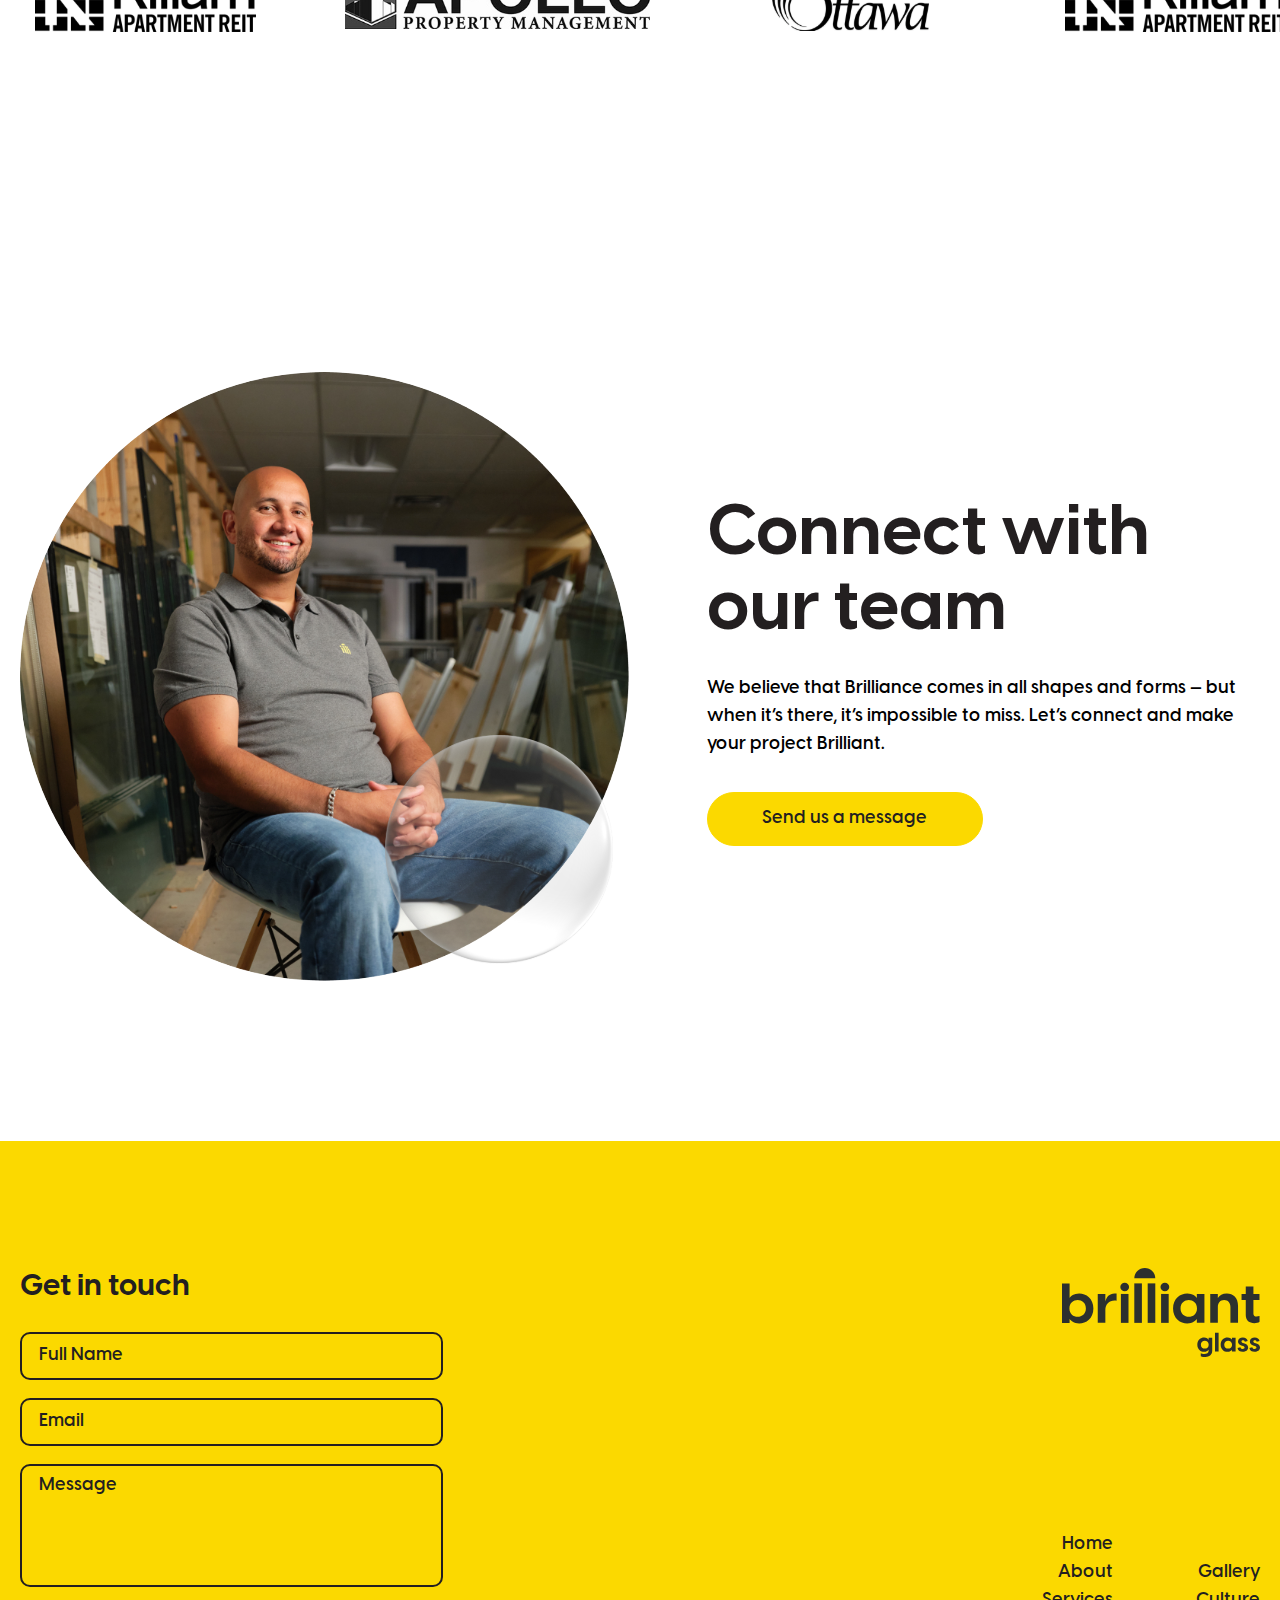
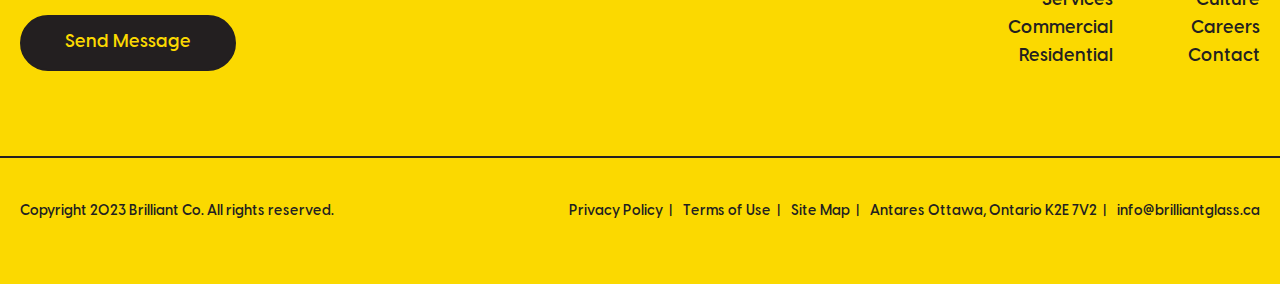
<file: about.html>
<!DOCTYPE html>
<html lang="en">

<head>
    <meta charset="utf-8">
    <meta name="viewport" content="width=device-width, minimum-scale=1.0, maximum-scale=1.0, initial-scale=1.0, user-scalable=no">
    <meta name="format-detection" content="telephone=no">
    <title> Brilliant Co | About</title>

    <link rel="icon" type="image/x-icon" href="favicon/Favicon.svg">
    <link type="text/css" rel="stylesheet" href="css/slick-theme.min.css">
    <link type="text/css" rel="stylesheet" href="css/slick.min.css">
    <link type="text/css" rel="stylesheet" href="css/swiper-bundle.min.css">
    <link type="text/css" rel="stylesheet" href="css/style.css">
</head>

<body>
    <main class="main-wrap">
        <!-- Beginning header section -->
        <header class="main-header-section">
            <div class="common-wrap clear">
                <div class="header-inner flex-box flex-vertical-align">
                    <div class="logo-wrap">
                        <a href="index.html" class="logo">
                            <img src="svgs/logo.svg" alt="" class="logo-black">
                            <img src="svgs/logo-white.svg" alt="" class="logo-white">
                        </a>
                    </div>
                    <div class="nav-wrap">
                        <div class="nav-inner flex flex-vertical-align">
                            <nav class="main-nav">
                                <ul>
                                    <li><a href="index.html">Home</a></li>
                                    <li><a href="about.html">About</a></li>
                                    <li>
                                        <a href="services-main.html">Services</a>
                                        <span class="nav-arrow"></span>
                                        <div class="suvnav">
                                            <ul>
                                                <li><a href="commercial-services.html">Commercial</a></li>
                                                <li><a href="residential-services.html">Residential</a></li>
                                            </ul>
                                        </div>
                                    </li>
                                    <li><a href="gallery.html">Gallery</a></li>
                                    <li><a href="culture.html">Culture</a></li>
                                    <li><a href="careers.html">Careers</a></li>
                                    <li><a href="contact.html">Contact</a></li>
                                </ul>
                            </nav>
                            <div class="header-btn">
                                <a href="https://docs.google.com/forms/d/e/1FAIpQLSd40sAzUj8a_yyrw50zxd5Hf6qUYn1TB32S7llr58v3ISFeOQ/viewform" target="_blank" class="btn bg-yellow"><span>Request a quote</span> <img src="svgs/long-arrow-right.svg" alt=""></a>
                            </div>
                        </div>
                        <div class="hamburger-trigger mobi tab">
                            <div></div>
                        </div>
                    </div>
                </div>
            </div>
        </header>
        <!-- //End header section -->

        <!-- Beginning main content section 
            ==================================== -->
        <section class="main-content-wrap secondary-header service-page about-page">
            
            <div class="secondary-hero-wrap">
                <div class="secondary-hero-bg">
                    <figure>
                        <img src="img/about/about-bg.jpg" alt="hero-bg">
                    </figure>
                </div>
                <div class="common-wrap clear">
                    <div class="secondary-hero-inner flex">
                        <h1>The people-first glass company.</h1>
                    </div>
                </div>
            </div>

            <div class="right-opportunity-wrap we-are-info">
                <div class="common-wrap clear">
                    <div class="right-opportunity-inner">
                        <div class="brilliance-means-title">
                            <figure class="large-img">
                                <img src="img/about/image-108.png" alt="">
                                <figcaption>Tirelessly driven to find solutions: no challenge is too big.</figcaption>
                            </figure>
                            <figure>
                                <img src="img/about/image-110.png" alt="">
                                <figcaption>Creating exceptional products that brighten people’s experience inside their homes and buildings.</figcaption>
                            </figure>
                            <figure>
                                <img src="img/about/image-109.png" alt="">
                                <figcaption>Sincere and transparent in all our work, so that our clients know what to expect, every step of the way.</figcaption>
                            </figure>
                            <h3> We’re unique in the region for our<br>razor-sharp expertise and our hyper-focus on people
                             — a formula that, when combined, creates space for boundless creativity.</h3>
                           
                        </div>
                    </div>
                </div>
            </div>

            <div class="hero-wrap flex flex-vertical-align">
                <div class="common-wrap">
                    <div class="hero-inner flex flex-horizontal-align">
                        <div class="hero-heading">
                            <h1>Let the light in.</h1>
                            <figure>
                                <img src="svgs/Glass-Ball.svg" alt="">
                            </figure>
                        </div>
                        <div class="nature-text">
                        <h3>We believe in the Brilliance of natural light.</h3>
                        <p>To us, Brilliance means engineering excellence, 
                        creating a breathtaking product — and breathtaking experience — for every client. </p>
                    </div>
                    </div>
                    <div class="top-ball">
                        <img src="svgs/Glass-Ball-small.svg">
                    </div>
                    <div class="bottom-ball">
                        <img src="svgs/Glass-Ball-small.svg">
                    </div>
                </div>
            
            </div>
            
            <div class="peacefull-wrap">
                <div class="common-wrap clear">
                    <div class="peacefull-inner">
                        <h3>Where light is tranquil, peaceful and pure,</h3>
                        <img src="svgs/about/about-ball.svg">
                        <h3>glass is luxurious, sleek and refined.</h3>
                    </div>
                </div>
            </div>


            <div class="right-opportunity-wrap two-buy">
                <div class="common-wrap clear">
                    <div class="right-opportunity-inner">
                        <div class="brilliance-means-title">
                            <figure>
                                <img src="img/about/large.png" alt="">
                            </figure>
                            <figure>
                                <img src="img/about/small.png" alt="">
                            </figure>
                            <h3> When the two are <br> brought together <br> with seamless expertise, they bring life to every 
                                corner of a space. </h3>
                        </div>
                    </div>
                </div>
            </div>


            <div class="left-right-wrap work-wrap">
                <div class="common-wrap clear">
                    <div class="left-right-inner flex-box flex-vertical-align">
                        <div class="left-thumb">
                            <h3 class="mobi">Plus we’ve got<br> no shortage of expertise:</h3>
                            <figure>
                                <img src="img/culture/image-2.jpg" alt="">
                            </figure>
                        </div>
                        <div class="right-content-wrap">
                            <h3 class="desk">Plus we’ve got no shortage of expertise:</h3>
                            <p>We’re top-tier connoisseurs who take pride in our work, and strive to make our industry more transparent and more human. That’s what happens when you put people first, and Build with brilliance.</p>
                            
                        </div>
                    </div>
                </div>
            </div>


            <div class="left-right-wrap our-founder">
                <div class="common-wrap clear">
                    <div class="our-culture-heading flex">
                        <h2>Our Founders</h2>
                        <figure>
                            <img src="svgs/about/Vector.svg" alt="">
                        </figure>
                    </div>
                    <div class="left-right-inner flex-box flex-vertical-align">
                        <div class="left-thumb">
                            <figure>
                                <img src="img/about/left-thumb.png" alt="">
                                <div class="author-info">
                                    <h5>Christopher Fanous</h5>
                                    <div class="author-details">
                                        <p>Chief Executive Officer</p>
                                        <div class="social-icon">
                                            <a href="#">
                                                <img src="svgs/about/Instagram logo.svg">
                                            </a>
                                            <a href="#">
                                                <img src="svgs/about/Facebook logo.svg">
                                            </a>
                                            <a href="#">
                                                <img src="svgs/about/Twitter logo.svg">
                                            </a>
                                        </div>
                                    </div>
                                </div>
                            </figure>

                        </div>
                        <div class="right-content-wrap">
                            <h4>Success means different things for different people, and for Christopher, it means bringing your community with you wherever you go.</h4>
                            <p>A multiple award-winning sales and operations professional, Christopher has managed top-ranking stores across Canada, with a wealth 
                                of experience in structuring business processes to help staff meet their highest potential.</p>

                                <p>In 2018, Christopher’s innovative thinking and impeccable leadership skills brought him to the glass industry. 
                                    The Brilliant Glass team has flourished thanks to Christopher’s deep beliefs in creating work with a bigger purpose, 
                                    and meeting everyone on a human level, no matter who they are.</p>
                                
                                <p>When he’s not busy growing the company, you’ll find Christopher spending time with his family.</p>
                                
                                <p>‘For where your treasure is, there your heart will be also.’</p>
                                
                            
                        </div>
                    </div>
                    <div class="left-right-inner flex-box flex-vertical-align mt-top">
                        <div class="left-thumb">
                            <figure>
                                <img src="img/about/left-thumb.png" alt="">
                                <div class="author-info">
                                    <h5>Christopher Fanous</h5>
                                    <div class="author-details">
                                        <p>Chief Executive Officer</p>
                                        <div class="social-icon">
                                            <a href="#">
                                                <img src="svgs/about/Instagram logo.svg">
                                            </a>
                                            <a href="#">
                                                <img src="svgs/about/Facebook logo.svg">
                                            </a>
                                            <a href="#">
                                                <img src="svgs/about/Twitter logo.svg">
                                            </a>
                                        </div>
                                    </div>
                                </div>
                            </figure>

                        </div>
                        <div class="right-content-wrap">
                            <h4>Success means different things for different people, and for Christopher, it means bringing your community with you wherever you go.</h4>
                            <p>A multiple award-winning sales and operations professional, Christopher has managed top-ranking stores across Canada, with a wealth 
                                of experience in structuring business processes to help staff meet their highest potential.</p>

                                <p>In 2018, Christopher’s innovative thinking and impeccable leadership skills brought him to the glass industry. 
                                    The Brilliant Glass team has flourished thanks to Christopher’s deep beliefs in creating work with a bigger purpose, 
                                    and meeting everyone on a human level, no matter who they are.</p>
                                
                                <p>When he’s not busy growing the company, you’ll find Christopher spending time with his family.</p>
                                
                                <p>‘For where your treasure is, there your heart will be also.’</p>
                                
                            
                        </div>
                    </div>
                </div>
            </div>

            <div class="our-culture-wrap our-values">
                <div class="common-wrap clear">
                    <div class="our-culture-inner">
                        <div class="our-culture-heading flex">
                            <h2>Our Values</h2>
                        </div>
                        <div class="our-culture-item-wrap our-values-slider">
                            <div class="our-culture-item">
                                <div class="our-culture-thumb">
                                    <figure>
                                        <img src="img/culture/image.jpg" alt="">
                                    </figure>
                                </div>
                                <div class="our-culture-info">
                                    <h5>Be Clear</h5>
                                    <p>We prioritize the health and happiness of our team, including their loved ones and family.</p>
                                </div>
                            </div>
                            <div class="our-culture-item">
                                <div class="our-culture-thumb">
                                    <figure>
                                        <img src="img/culture/image.jpg" alt="">
                                    </figure>
                                </div>
                                <div class="our-culture-info">
                                    <h5>Be Sharp</h5>
                                    <p>We’re masters of our trade, with decades of expertise under our belt. We’re not afraid of a challenge, because we know there’s a solution for everything. </p>
                                </div>
                            </div>
                            <div class="our-culture-item">
                                <div class="our-culture-thumb">
                                    <figure>
                                        <img src="img/culture/image.jpg" alt="">
                                    </figure>
                                </div>
                                <div class="our-culture-info">
                                    <h5>Be Solid</h5>
                                    <p>Just like our product, we’ve got integrity and character. We’re grounded by our principles, and proud of our tenacity.</p>
                                </div>
                            </div>
                            <div class="our-culture-item">
                                <div class="our-culture-thumb">
                                    <figure>
                                        <img src="img/culture/image.jpg" alt="">
                                    </figure>
                                </div>
                                <div class="our-culture-info">
                                    <h5>Be Sharp</h5>
                                    <p>We’re masters of our trade, with decades of expertise under our belt. We’re not afraid of a challenge, because we know there’s a solution for everything. </p>
                                </div>
                            </div>
                            <div class="our-culture-item">
                                <div class="our-culture-thumb">
                                    <figure>
                                        <img src="img/culture/image.jpg" alt="">
                                    </figure>
                                </div>
                                <div class="our-culture-info">
                                    <h5>Be Solid</h5>
                                    <p>Just like our product, we’ve got integrity and character. We’re grounded by our principles, and proud of our tenacity.</p>
                                </div>
                            </div>
                        </div>
                        
                    </div>
                </div>
            </div>

            <div class="team-wrap">
                <div class="common-wrap clear">
                    <div class="team-inner flex">
                        <div class="team-title">
                            <h2>Our Team</h2>
                        </div>
                        <div class="team-component-wrap">
                            <div class="team-component">
                                <div class="team-component-thumb">
                                    <figure>
                                        <img src="img/about/team-thumb.jpg" alt="team-thumb">
                                    </figure>
                                </div>
                                <div class="team-component-content-wrap flex">
                                    <div class="team-component-content">
                                        <p>Small blurb about the who you are and why you work at Brilliant Glass.</p>
                                    </div>
                                    <div class="team-component-author flex">
                                        <h6>First Lastname</h6>
                                        <span>Position Title</span>
                                    </div>
                                </div>
                            </div>
                            <div class="team-component">
                                <div class="team-component-thumb">
                                    <figure>
                                        <img src="img/about/team-thumb.jpg" alt="team-thumb">
                                    </figure>
                                </div>
                                <div class="team-component-content-wrap flex">
                                    <div class="team-component-content">
                                        <p>Small blurb about the who you are and why you work at Brilliant Glass.</p>
                                    </div>
                                    <div class="team-component-author flex">
                                        <h6>First Lastname</h6>
                                        <span>Position Title</span>
                                    </div>
                                </div>
                            </div>
                            <div class="team-component">
                                <div class="team-component-thumb">
                                    <figure>
                                        <img src="img/about/team-thumb.jpg" alt="team-thumb">
                                    </figure>
                                </div>
                                <div class="team-component-content-wrap flex">
                                    <div class="team-component-content">
                                        <p>Small blurb about the who you are and why you work at Brilliant Glass.</p>
                                    </div>
                                    <div class="team-component-author flex">
                                        <h6>First Lastname</h6>
                                        <span>Position Title</span>
                                    </div>
                                </div>
                            </div>
                            <div class="team-component">
                                <div class="team-component-thumb">
                                    <figure>
                                        <img src="img/about/team-thumb.jpg" alt="team-thumb">
                                    </figure>
                                </div>
                                <div class="team-component-content-wrap flex">
                                    <div class="team-component-content">
                                        <p>Small blurb about the who you are and why you work at Brilliant Glass.</p>
                                    </div>
                                    <div class="team-component-author flex">
                                        <h6>First Lastname</h6>
                                        <span>Position Title</span>
                                    </div>
                                </div>
                            </div>
                            <div class="team-component">
                                <div class="team-component-thumb">
                                    <figure>
                                        <img src="img/about/team-thumb.jpg" alt="team-thumb">
                                    </figure>
                                </div>
                                <div class="team-component-content-wrap flex">
                                    <div class="team-component-content">
                                        <p>Small blurb about the who you are and why you work at Brilliant Glass.</p>
                                    </div>
                                    <div class="team-component-author flex">
                                        <h6>First Lastname</h6>
                                        <span>Position Title</span>
                                    </div>
                                </div>
                            </div>
                            <div class="team-component">
                                <div class="team-component-thumb">
                                    <figure>
                                        <img src="img/about/team-thumb.jpg" alt="team-thumb">
                                    </figure>
                                </div>
                                <div class="team-component-content-wrap flex">
                                    <div class="team-component-content">
                                        <p>Small blurb about the who you are and why you work at Brilliant Glass.</p>
                                    </div>
                                    <div class="team-component-author flex">
                                        <h6>First Lastname</h6>
                                        <span>Position Title</span>
                                    </div>
                                </div>
                            </div>
                        </div>
                    </div>
                </div>
            </div>

            <div class="our-clients-wrap">
                <div class="common-wrap clear">
                    <div class="our-clients-inner flex">
                        <div class="our-clients-title">
                            <h2>Our Clients</h2>
                        </div>
                        <div class="our-clients-item-wrap flex">
                            <div class="our-clients-item">
                                <img src="svgs/apollo-logo.svg" alt="apollo-logo">
                            </div>
                            <div class="our-clients-item">
                                <img src="svgs/ottawa.svg" alt="ottawa">
                            </div>
                            <div class="our-clients-item">
                                <img src="svgs/killam.svg" alt="killam">
                            </div>
                            <!-- <div class="our-clients-item">
                                <img src="svgs/Timbercreek.svg" alt="Timbercreek">
                            </div> -->
                        </div>
                    </div>
                </div>
            </div>

            <div class="left-right-wrap">
                <div class="common-wrap clear">
                    <div class="left-right-inner flex-box flex-vertical-align">
                        <div class="left-thumb">
                            <figure>
                                <img src="img/left-right-thumb-2.jpg" alt="">
                            </figure>
                            <div class="left-glass-shape">
                                <img src="svgs/Glass-Ball-small.svg" alt="">
                            </div>
                        </div>
                        <div class="right-content-wrap">
                            <h2>Connect with our team</h2>
                            <p>We believe that Brilliance comes in all shapes and forms — but when it’s there, it’s impossible to miss. Let’s connect and make your project Brilliant.</p>
                            <div class="right-content-btn">
                                <a href="#" class="btn bg-yellow"><span>Send us a message</span> <img src="svgs/long-arrow-right.svg" alt=""></a>
                            </div>
                        </div>
                    </div>
                </div>
            </div>

        </section>
        <!-- //End main content section -->

        <!-- Beginning footer section-->
        <footer class="main-footer-section">
            <div class="common-wrap clear">
                <div class="footer-inner flex">
                    <div class="footer-main flex">
                        <div class="footer-newsletter-wrap">
                            <div class="footer-logo mobi">
                                <a href="index.html"><img src="svgs/footer-logo.svg" alt="footer-logo"></a>
                            </div>
                            <h5>Get in touch</h5>
                            <form action="#">
                                <div class="input-row-wrap flex">
                                    <div class="input-row">
                                        <input type="text" placeholder="Full Name">
                                    </div>
                                    <div class="input-row">
                                        <input type="email" placeholder="Email">
                                    </div>
                                    <div class="input-row">
                                        <textarea placeholder="Message"></textarea>
                                    </div>
                                    <div class="input-row">
                                        <input type="submit" value="Send Message">
                                    </div>
                                </div>
                            </form>
                        </div>
                        <div class="footer-content-wrap flex">
                            <div class="footer-logo desk">
                                <a href="index.html"><img src="svgs/footer-logo.svg" alt="footer-logo"></a>
                            </div>
                            <div class="footer-widget-wrap flex">
                                <div class="footer-widget">
                                    <ul>
                                        <li><a href="index.html">Home</a></li>
                                        <li><a href="about.html">About</a></li>
                                        <li><a href="services-main.html">Services</a></li>
                                        <li><a href="commercial-services.html">Commercial</a></li>
                                        <li><a href="residential-services.html">Residential</a></li>
                                    </ul>
                                </div>
                                <div class="footer-widget">
                                    <ul>
                                        <li><a href="gallery.html">Gallery</a></li>
                                        <li><a href="culture.html">Culture</a></li>
                                        <li><a href="careers.html">Careers</a></li>
                                        <li><a href="contact.html">Contact</a></li>
                                    </ul>
                                </div>
                            </div>
                        </div>
                    </div>
                    <div class="footer-bottom flex">
                        <div class="footer-copyright">
                            <p>Copyright 2023 Brilliant Co. All rights reserved.</p>
                        </div>
                        <div class="footer-nav">
                            <ul>
                                <li><a href="#">Privacy Policy</a></li>
                                <li><a href="#">Terms of Use</a></li>
                                <li><a href="#">Site Map</a></li>
                                <li><a href="#">Antares Ottawa, Ontario K2E 7V2</a></li>
                                <li><a href="mailto:info@brilliantglass.ca">info@brilliantglass.ca</a></li>
                            </ul>
                        </div>
                    </div>
                </div>
            </div>
        </footer>
        <!-- //End main footer section -->
    </main>

    <script type="text/javascript" src="js/jquery-3.5.1.min.js"></script>
    <script type="text/javascript" src="js/slick.min.js"></script>
    <script type="text/javascript" src="js/swiper-bundle.min.js"></script>
    <script type="text/javascript" src="js/headroom.js"></script>
    <script type="text/javascript" src="js/common-scripts.js" defer></script>
</body>

</html>
</file>
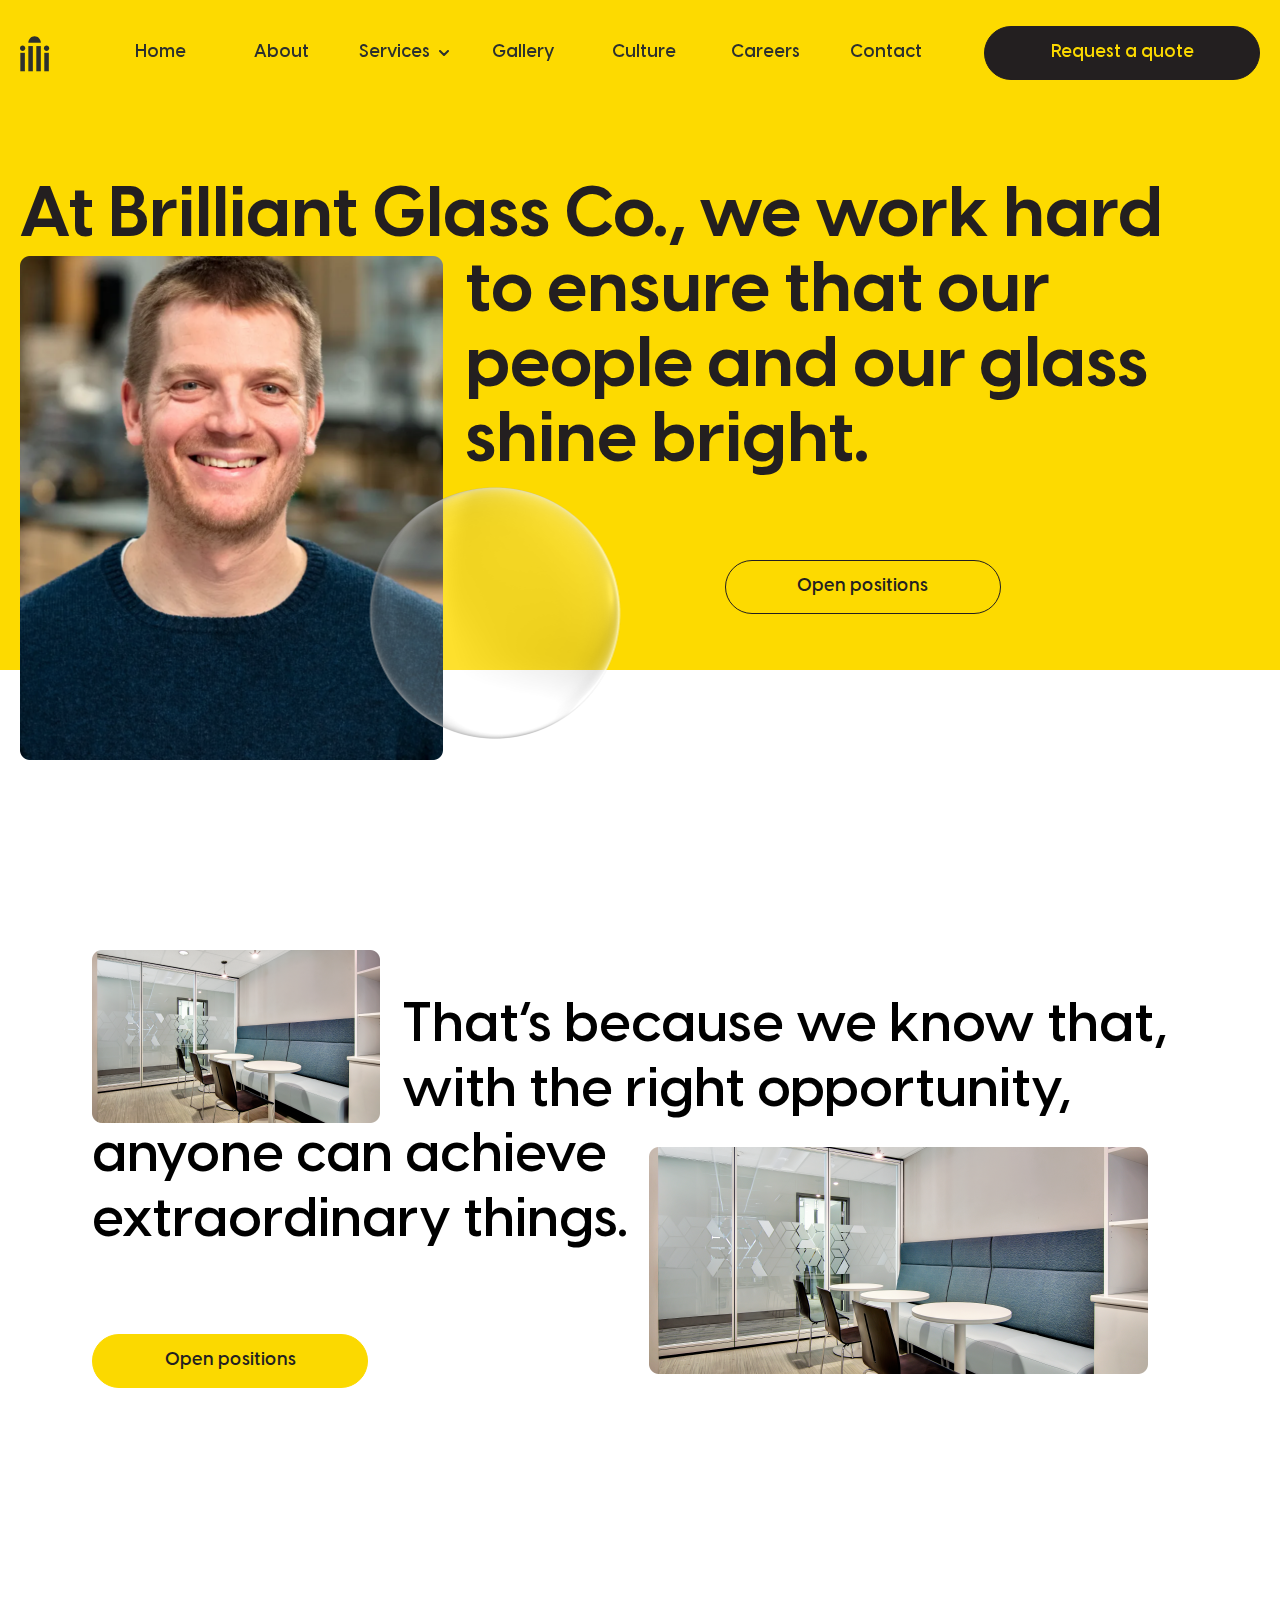
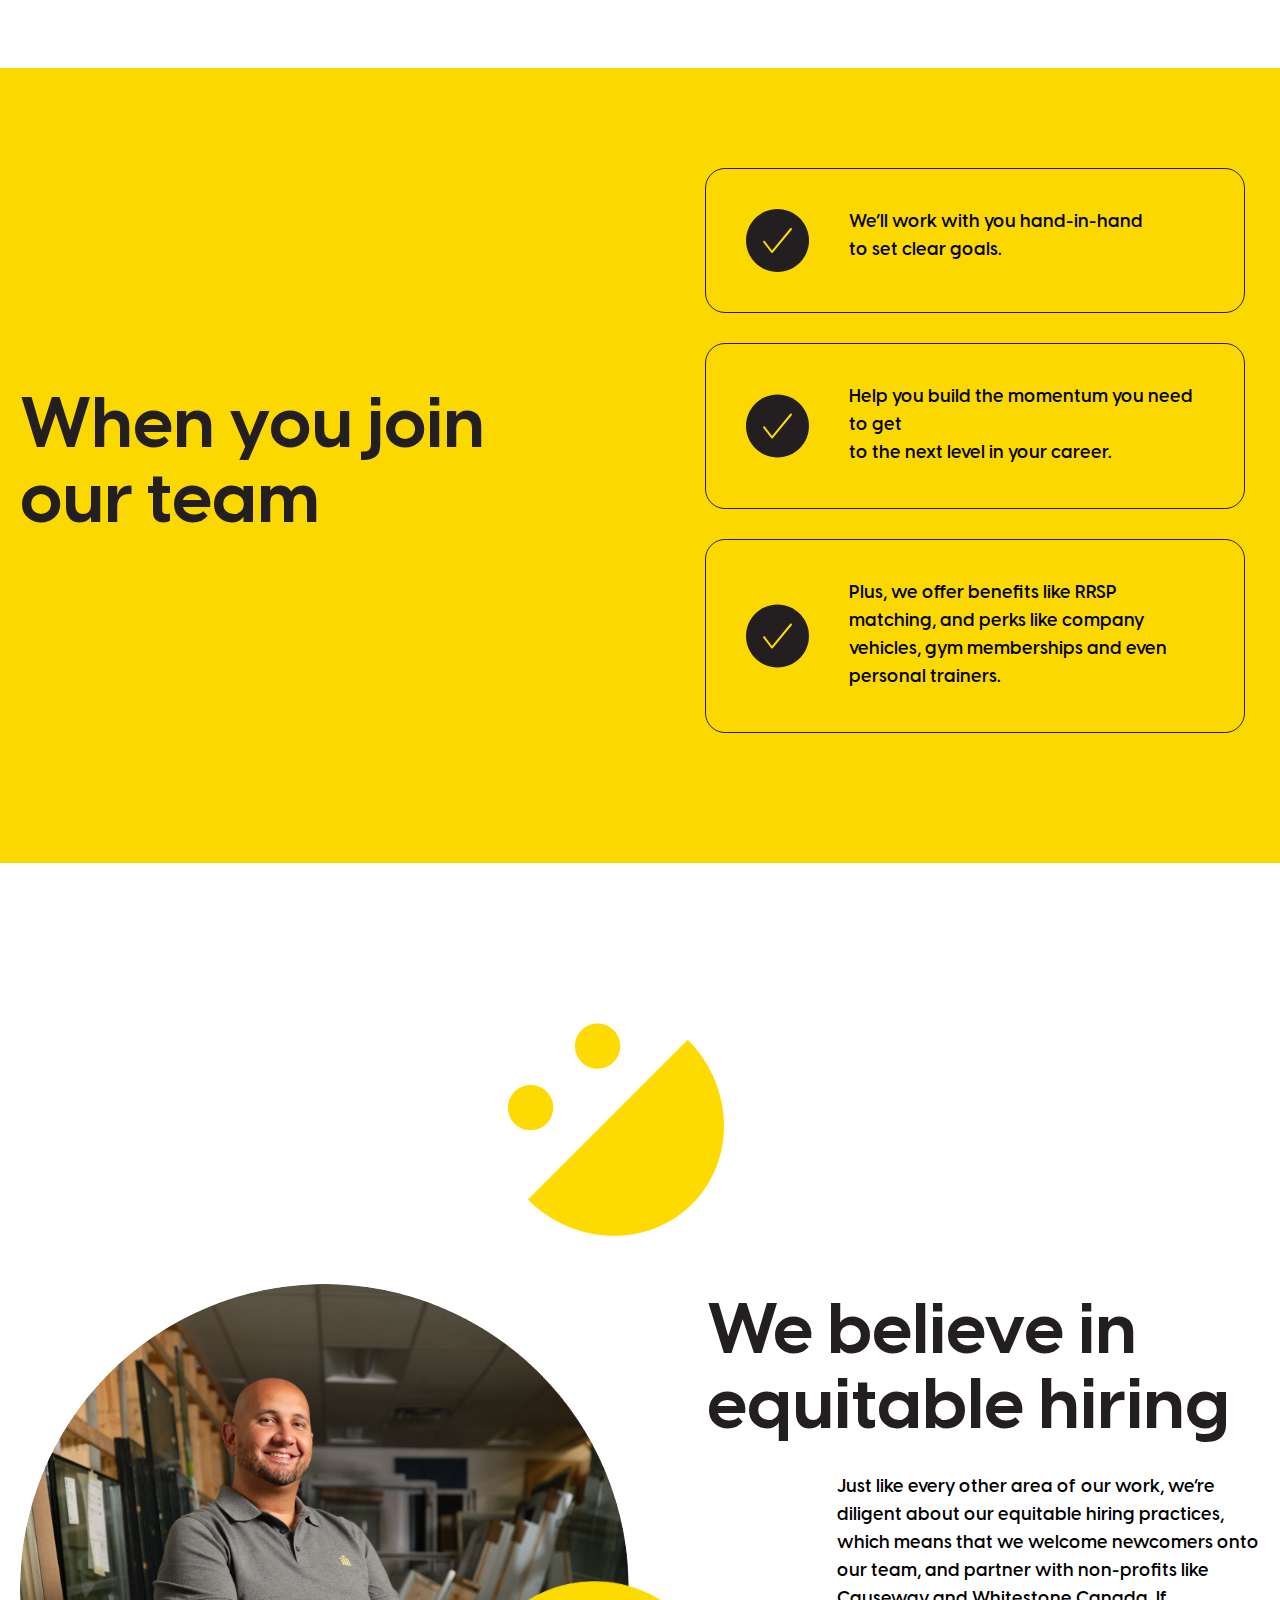
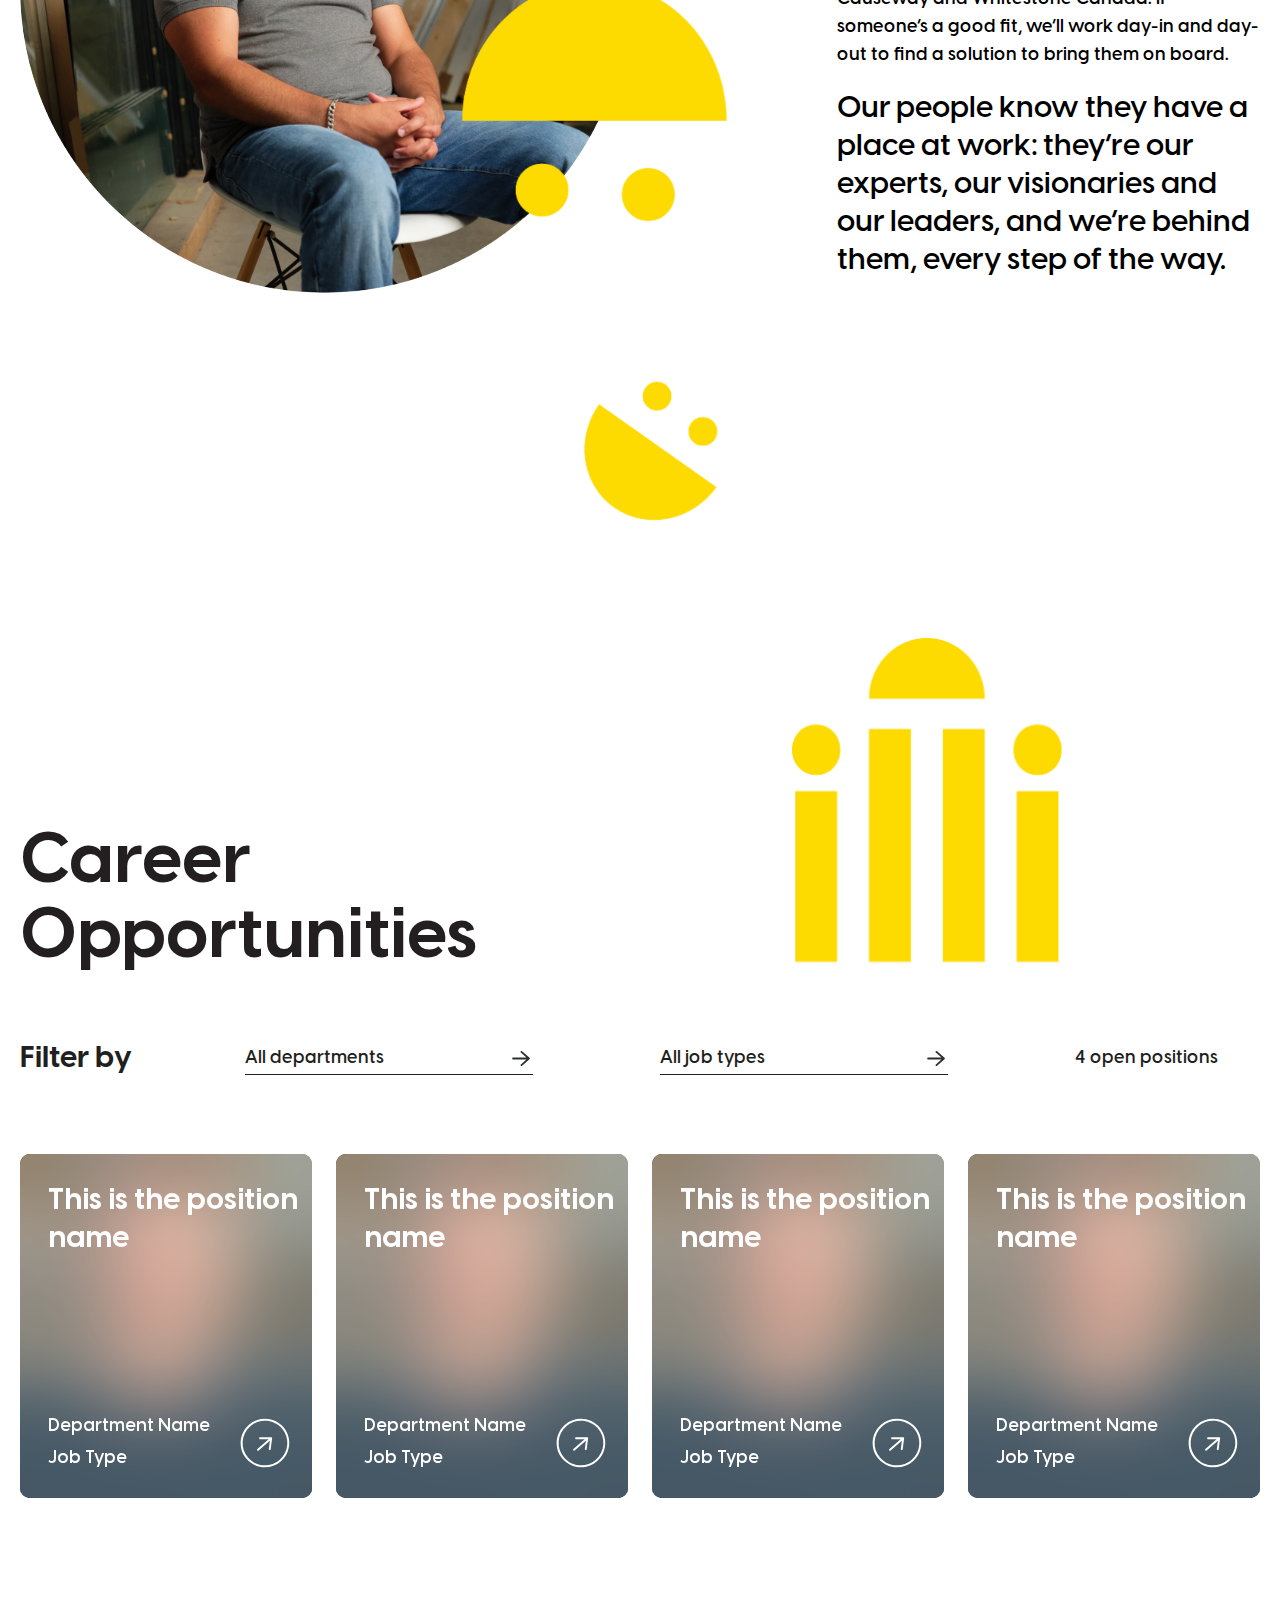
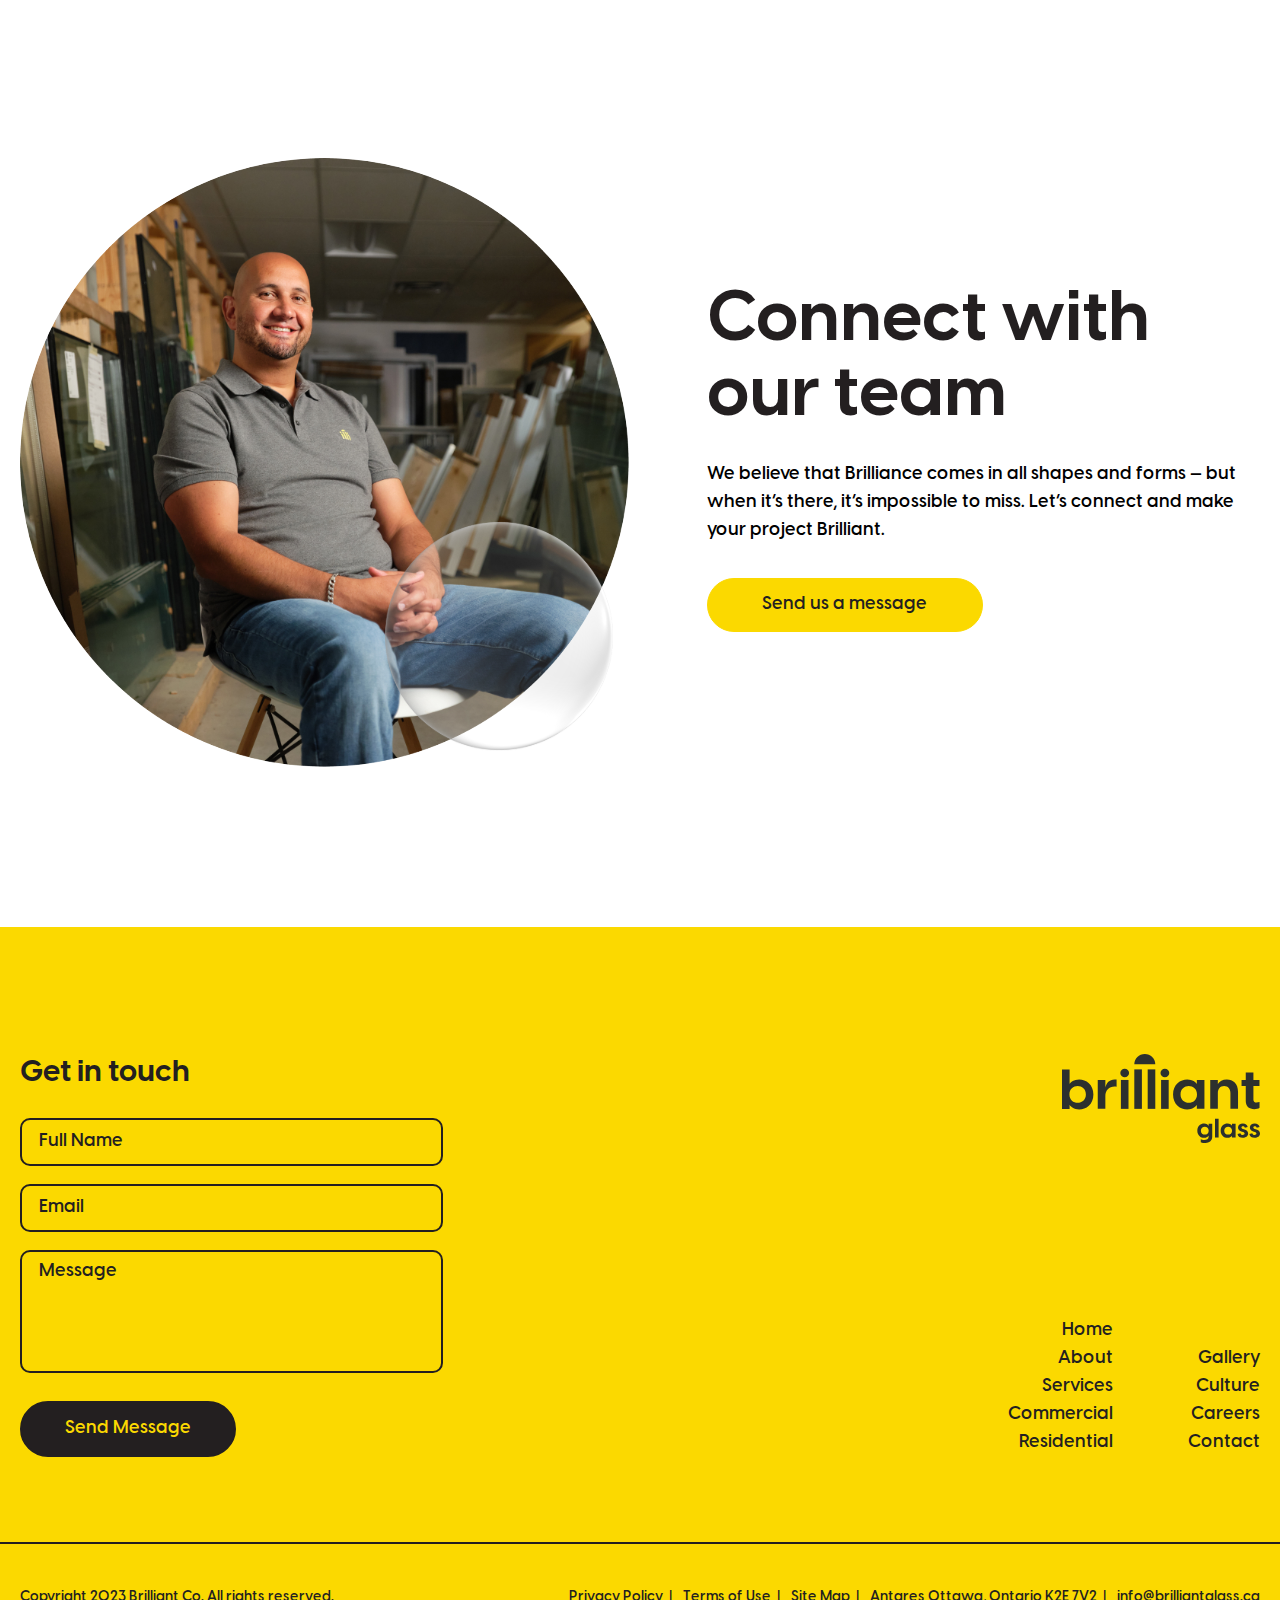
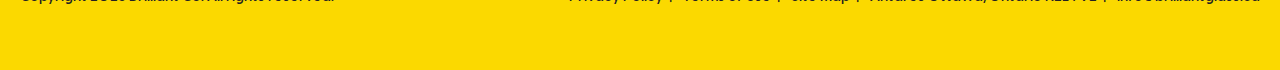
<file: careers.html>
<!DOCTYPE html>
<html lang="en">

<head>
    <meta charset="utf-8">
    <meta name="viewport"
        content="width=device-width, minimum-scale=1.0, maximum-scale=1.0, initial-scale=1.0, user-scalable=no">
    <meta name="format-detection" content="telephone=no">
    <title> Brilliant Co | Careers</title>

    <link rel="icon" type="image/x-icon" href="favicon/Favicon.svg">
    <link type="text/css" rel="stylesheet" href="css/slick-theme.min.css">
    <link type="text/css" rel="stylesheet" href="css/slick.min.css">
    <link type="text/css" rel="stylesheet" href="css/swiper-bundle.min.css">
    <link type="text/css" rel="stylesheet" href="css/style.css">
</head>

<body>
    <main class="main-wrap">
        <!-- Beginning header section -->
        <header class="main-header-section">
            <div class="common-wrap clear">
                <div class="header-inner flex-box flex-vertical-align">
                    <div class="logo-wrap">
                        <a href="index.html" class="logo">
                            <img src="svgs/logo.svg" alt="" class="logo-black">
                            <img src="svgs/logo-white.svg" alt="" class="logo-white">
                        </a>
                    </div>
                    <div class="nav-wrap">
                        <div class="nav-inner flex flex-vertical-align">
                            <nav class="main-nav">
                                <ul>
                                    <li><a href="index.html">Home</a></li>
                                    <li><a href="about.html">About</a></li>
                                    <li>
                                        <a href="services-main.html">Services</a>
                                        <span class="nav-arrow"></span>
                                        <div class="suvnav">
                                            <ul>
                                                <li><a href="commercial-services.html">Commercial</a></li>
                                                <li><a href="residential-services.html">Residential</a></li>
                                            </ul>
                                        </div>
                                    </li>
                                    <li><a href="gallery.html">Gallery</a></li>
                                    <li><a href="culture.html">Culture</a></li>
                                    <li><a href="careers.html">Careers</a></li>
                                    <li><a href="contact.html">Contact</a></li>
                                </ul>
                            </nav>
                            <div class="header-btn">
                                <a href="https://docs.google.com/forms/d/e/1FAIpQLSd40sAzUj8a_yyrw50zxd5Hf6qUYn1TB32S7llr58v3ISFeOQ/viewform" target="_blank" class="btn bg-yellow"><span>Request a quote</span> <img src="svgs/long-arrow-right.svg" alt=""></a>
                            </div>
                        </div>
                        <div class="hamburger-trigger mobi tab">
                            <div></div>
                        </div>
                    </div>
                </div>
            </div>
        </header>
        <!-- //End header section -->

        <!-- Beginning main content section 
            ==================================== -->
        <section class="main-content-wrap service-page header-black careers-page">

            <div class="careers-hero-wrap">
                <div class="common-wrap clear">
                    <div class="careers-hero-inner flex">

                        <div class="brilliance-means-title">
                            <figure>
                                <img src="img/career/hero-thumb.png" alt="">
                                <img class="inner-img" src="img/career/Glass-Ball.png">
                            </figure>
                            <h2>At Brilliant Glass Co., we work hard <br>to ensure that our people and our glass shine
                                bright.</h2>
                            <div class="hero-bottom-btn">
                                <a href="#" class="btn bg-transparent"><span>Open positions</span> <img
                                        src="svgs/long-arrow-right.svg" alt=""></a>
                            </div>
                        </div>
                    </div>
                </div>

            </div>

            <div class="right-opportunity-wrap">
                <div class="common-wrap clear">
                    <div class="right-opportunity-inner">
                        <div class="brilliance-means-title">
                            <figure>
                                <img src="img/career/small-img.png" alt="">
                            </figure>
                            <figure class="large-img">
                                <img src="img/career/large-img.png" alt="">
                            </figure>
                            <h3> That’s because we know that, with the right opportunity, anyone can achieve
                                extraordinary things. </h3>
                            <div class="hero-bottom-btn">
                                <a href="#" class="btn bg-yellow"><span>Open positions</span> <img
                                        src="svgs/long-arrow-right.svg" alt=""></a>
                            </div>
                        </div>
                    </div>
                </div>
            </div>

            <div class="join-our-team-wrap">
                <div class="common-wrap clear">
                    <div class="join-inner">
                        <div class="join-content">
                            <h2>When you join our team</h2>
                        </div>
                        <div class="join-info">
                            <div class="join-list-item">
                                <img src="svgs/carrere/arrow-checked.svg">
                                <div class="right-text">
                                    <p>We’ll work with you hand-in-hand<br> to set clear goals.</p>
                                </div>
                            </div>
                            <div class="join-list-item">
                                <img src="svgs/carrere/arrow-checked.svg">
                                <div class="right-text">
                                    <p>Help you build the momentum you need to get <br>to the next level in your career.
                                    </p>
                                </div>
                            </div>
                            <div class="join-list-item">
                                <img src="svgs/carrere/arrow-checked.svg">
                                <div class="right-text">
                                    <p>Plus, we offer benefits like RRSP matching, and perks like company vehicles, gym
                                        memberships and even personal trainers. </p>
                                </div>
                            </div>
                        </div>
                    </div>
                </div>
            </div>

            <div class="left-right-wrap we-believe-wrap">
                <div class="common-wrap clear">
                    <div class="we-believe-info">
                        <div class="top-icon">
                            <img src="img/career/smile-2.png">
                        </div>

                        <div class="left-right-inner flex-box flex-vertical-align">

                            <div class="left-thumb">
                                <figure>
                                    <img src="img/left-right-thumb-2.jpg" alt="">
                                </figure>
                                <div class="left-glass-shape">
                                    <img src="img/career/smile-1.png" alt="">
                                </div>
                            </div>
                            <div class="right-content-wrap">
                                <h2>We believe in equitable hiring</h2>
                                <div class="right-place-text">
                                    <p>Just like every other area of our work, we’re diligent about our equitable hiring
                                        practices, which means that we welcome newcomers onto our team, and partner with
                                        non-profits like Causeway and Whitestone Canada. If someone’s a good fit, we’ll
                                        work day-in and day-out to find a solution to bring them on board.</p>
                                    <h6>Our people know they have a place at work: they’re our experts, our visionaries
                                        and our leaders, and we’re behind them, every step of the way.</h6>
                                </div>
                            </div>
                        </div>
                        <div class="bottom-icon">
                            <img src="img/career/smile-3.png">
                        </div>
                    </div>
                </div>
            </div>


            <div class="career-opportunities-wrap">
                <div class="common-wrap clear">
                    <div class="career-opportunities-inner flex">
                        <div class="career-opportunities-title">
                            <h2>Career Opportunities</h2>
                        </div>
                        <div class="left-career-icon">
                            <img src="img/career/career-icon.png">
                        </div>
                        <div class="career-opportunities-filter-wrap flex">
                            <div class="career-opportunities-filter-btn mobi">
                                <a href="#">Filter job listings</a>
                            </div>
                            <div class="career-opportunities-filter flex">
                                <div class="career-opportunities-filter-title">
                                    <h5>Filter by</h5>
                                </div>
                                <div class="career-filter-row-wrap flex">
                                    <form action="#">
                                        <div class="career-filter-row">
                                            <input type="text" placeholder="All departments">
                                            <input type="submit" value="">
                                        </div>
                                        <div class="career-filter-row">
                                            <input type="text" placeholder="All job types">
                                            <input type="submit" value="">
                                        </div>
                                        <div class="career-filter-result">
                                            <span>4 open positions</span>
                                        </div>
                                    </form>
                                </div>
                            </div>
                        </div>
                        <div class="career-opportunities-component-wrap flex">
                            <div class="career-opportunities-component">
                                <div class="career-opportunities-component-bg">
                                    <figure>
                                        <img src="img/career/component-thumb.png" alt="component-thumb">
                                    </figure>
                                </div>
                                <div class="career-opportunities-component-content flex">
                                    <div class="career-opportunities-component-title">
                                        <h5>This is the position name</h5>
                                    </div>
                                    <div class="career-opportunities-component-author-wrap flex">
                                        <div class="career-opportunities-component-author">
                                            <h6>Department Name</h6>
                                            <span>Job Type</span>
                                        </div>
                                        <div class="career-opportunities-component-author-btn">
                                            <a href="#"><img src="svgs/career/btn.svg" alt=""></a>
                                        </div>
                                    </div>
                                </div>
                            </div>
                            <div class="career-opportunities-component">
                                <div class="career-opportunities-component-bg">
                                    <figure>
                                        <img src="img/career/component-thumb.png" alt="component-thumb">
                                    </figure>
                                </div>
                                <div class="career-opportunities-component-content flex">
                                    <div class="career-opportunities-component-title">
                                        <h5>This is the position name</h5>
                                    </div>
                                    <div class="career-opportunities-component-author-wrap flex">
                                        <div class="career-opportunities-component-author">
                                            <h6>Department Name</h6>
                                            <span>Job Type</span>
                                        </div>
                                        <div class="career-opportunities-component-author-btn">
                                            <a href="#"><img src="svgs/career/btn.svg" alt=""></a>
                                        </div>
                                    </div>
                                </div>
                            </div>
                            <div class="career-opportunities-component">
                                <div class="career-opportunities-component-bg">
                                    <figure>
                                        <img src="img/career/component-thumb.png" alt="component-thumb">
                                    </figure>
                                </div>
                                <div class="career-opportunities-component-content flex">
                                    <div class="career-opportunities-component-title">
                                        <h5>This is the position name</h5>
                                    </div>
                                    <div class="career-opportunities-component-author-wrap flex">
                                        <div class="career-opportunities-component-author">
                                            <h6>Department Name</h6>
                                            <span>Job Type</span>
                                        </div>
                                        <div class="career-opportunities-component-author-btn">
                                            <a href="#"><img src="svgs/career/btn.svg" alt=""></a>
                                        </div>
                                    </div>
                                </div>
                            </div>
                            <div class="career-opportunities-component">
                                <div class="career-opportunities-component-bg">
                                    <figure>
                                        <img src="img/career/component-thumb.png" alt="component-thumb">
                                    </figure>
                                </div>
                                <div class="career-opportunities-component-content flex">
                                    <div class="career-opportunities-component-title">
                                        <h5>This is the position name</h5>
                                    </div>
                                    <div class="career-opportunities-component-author-wrap flex">
                                        <div class="career-opportunities-component-author">
                                            <h6>Department Name</h6>
                                            <span>Job Type</span>
                                        </div>
                                        <div class="career-opportunities-component-author-btn">
                                            <a href="#"><img src="svgs/career/btn.svg" alt=""></a>
                                        </div>
                                    </div>
                                </div>
                            </div>
                        </div>
                    </div>
                </div>
            </div>



            <div class="left-right-wrap">
                <div class="common-wrap clear">
                    <div class="left-right-inner flex-box flex-vertical-align">
                        <div class="left-thumb">
                            <figure>
                                <img src="img/left-right-thumb-2.jpg" alt="">
                            </figure>
                            <div class="left-glass-shape">
                                <img src="svgs/Glass-Ball-small.svg" alt="">
                            </div>
                        </div>
                        <div class="right-content-wrap">
                            <h2>Connect with our team</h2>
                            <p>We believe that Brilliance comes in all shapes and forms — but when it’s there, it’s
                                impossible to miss. Let’s connect and make your project Brilliant.</p>
                            <div class="right-content-btn">
                                <a href="#" class="btn bg-yellow"><span>Send us a message</span> <img
                                        src="svgs/long-arrow-right.svg" alt=""></a>
                            </div>
                        </div>
                    </div>
                </div>
            </div>

        </section>
        <!-- //End main content section -->

        <!-- Beginning footer section-->
        <footer class="main-footer-section">
            <div class="common-wrap clear">
                <div class="footer-inner flex">
                    <div class="footer-main flex">
                        <div class="footer-newsletter-wrap">
                            <div class="footer-logo mobi">
                                <a href="index.html"><img src="svgs/footer-logo.svg" alt="footer-logo"></a>
                            </div>
                            <h5>Get in touch</h5>
                            <form action="#">
                                <div class="input-row-wrap flex">
                                    <div class="input-row">
                                        <input type="text" placeholder="Full Name">
                                    </div>
                                    <div class="input-row">
                                        <input type="email" placeholder="Email">
                                    </div>
                                    <div class="input-row">
                                        <textarea placeholder="Message"></textarea>
                                    </div>
                                    <div class="input-row">
                                        <input type="submit" value="Send Message">
                                    </div>
                                </div>
                            </form>
                        </div>
                        <div class="footer-content-wrap flex">
                            <div class="footer-logo desk">
                                <a href="index.html"><img src="svgs/footer-logo.svg" alt="footer-logo"></a>
                            </div>
                            <div class="footer-widget-wrap flex">
                                <div class="footer-widget">
                                    <ul>
                                        <li><a href="index.html">Home</a></li>
                                        <li><a href="about.html">About</a></li>
                                        <li><a href="services-main.html">Services</a></li>
                                        <li><a href="commercial-services.html">Commercial</a></li>
                                        <li><a href="residential-services.html">Residential</a></li>
                                    </ul>
                                </div>
                                <div class="footer-widget">
                                    <ul>
                                        <li><a href="gallery.html">Gallery</a></li>
                                        <li><a href="culture.html">Culture</a></li>
                                        <li><a href="careers.html">Careers</a></li>
                                        <li><a href="contact.html">Contact</a></li>
                                    </ul>
                                </div>
                            </div>
                        </div>
                    </div>
                    <div class="footer-bottom flex">
                        <div class="footer-copyright">
                            <p>Copyright 2023 Brilliant Co. All rights reserved.</p>
                        </div>
                        <div class="footer-nav">
                            <ul>
                                <li><a href="#">Privacy Policy</a></li>
                                <li><a href="#">Terms of Use</a></li>
                                <li><a href="#">Site Map</a></li>
                                <li><a href="#">Antares Ottawa, Ontario K2E 7V2</a></li>
                                <li><a href="mailto:info@brilliantglass.ca">info@brilliantglass.ca</a></li>
                            </ul>
                        </div>
                    </div>
                </div>
            </div>
        </footer>
        <!-- //End main footer section -->
    </main>

    <script type="text/javascript" src="js/jquery-3.5.1.min.js"></script>
    <script type="text/javascript" src="js/slick.min.js"></script>
    <script type="text/javascript" src="js/swiper-bundle.min.js"></script>
    <script type="text/javascript" src="js/headroom.js"></script>
    <script type="text/javascript" src="js/common-scripts.js" defer></script>
</body>

</html>
</file>
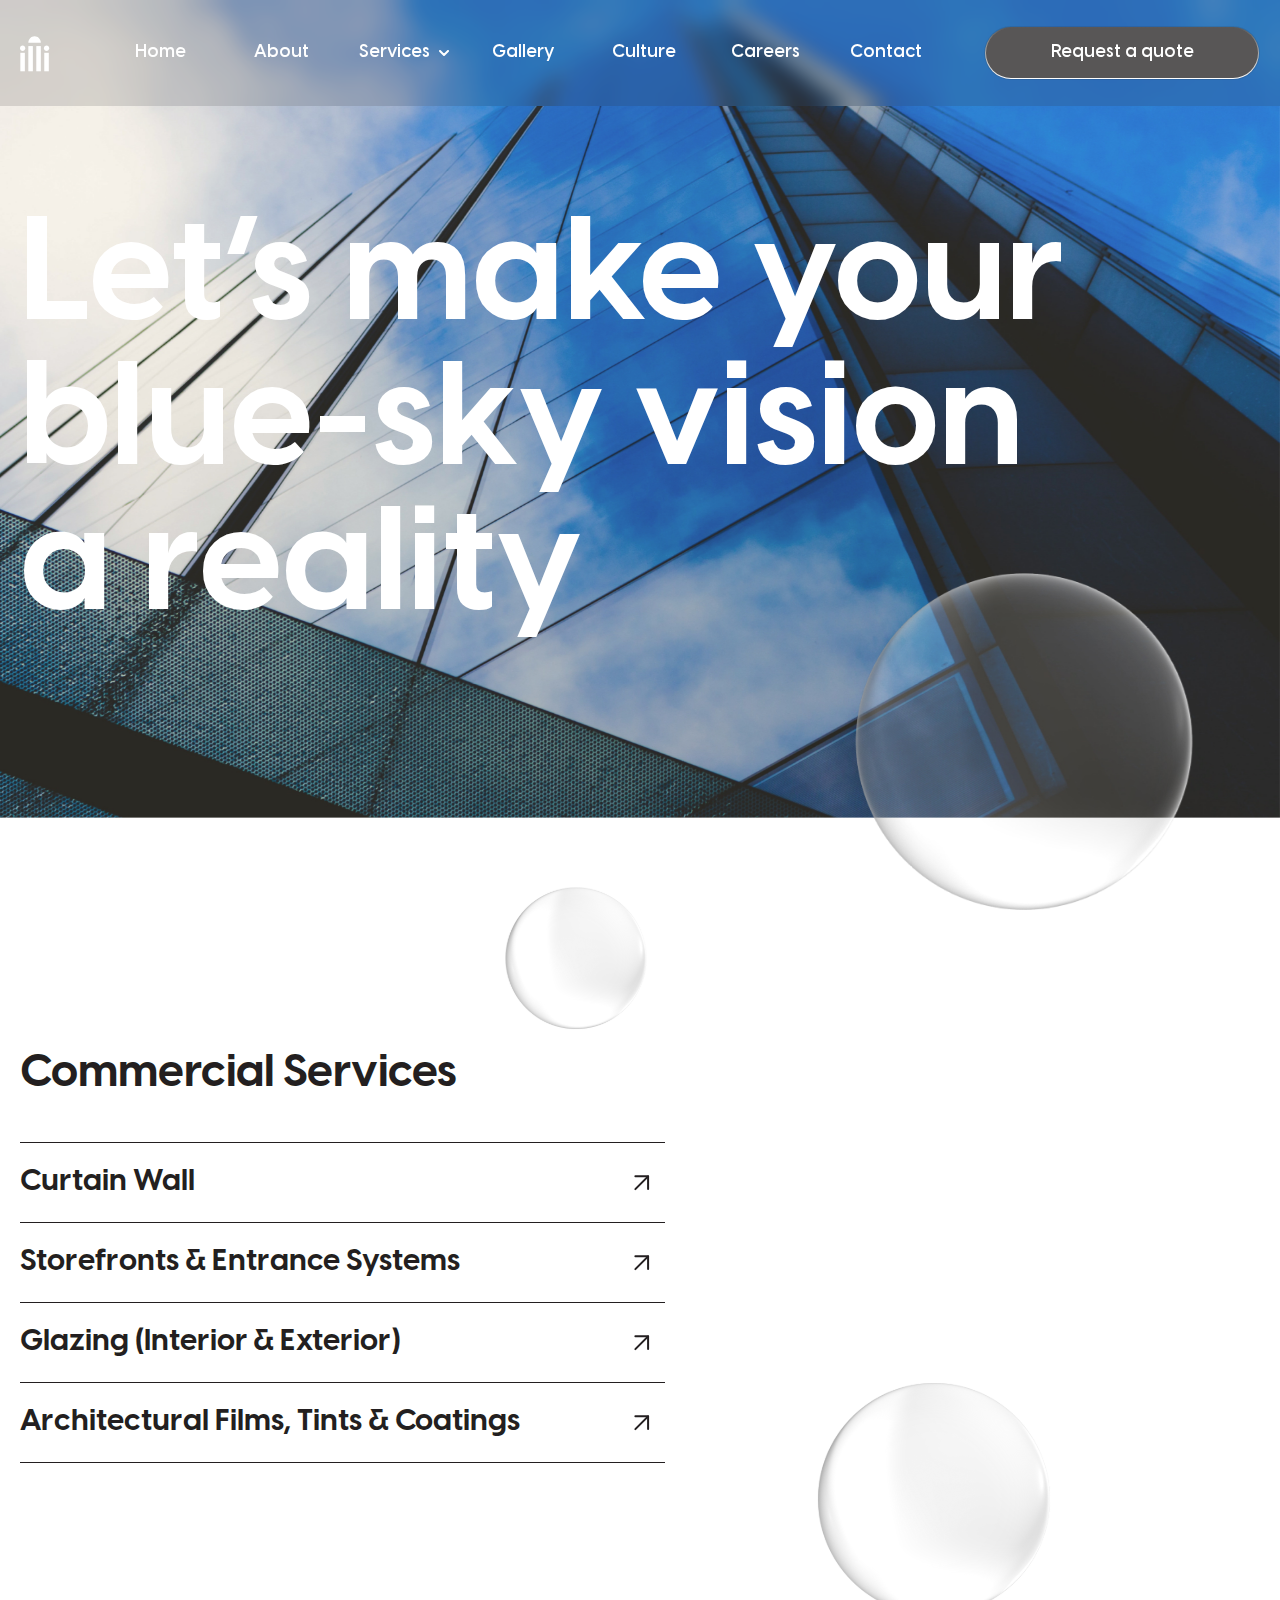
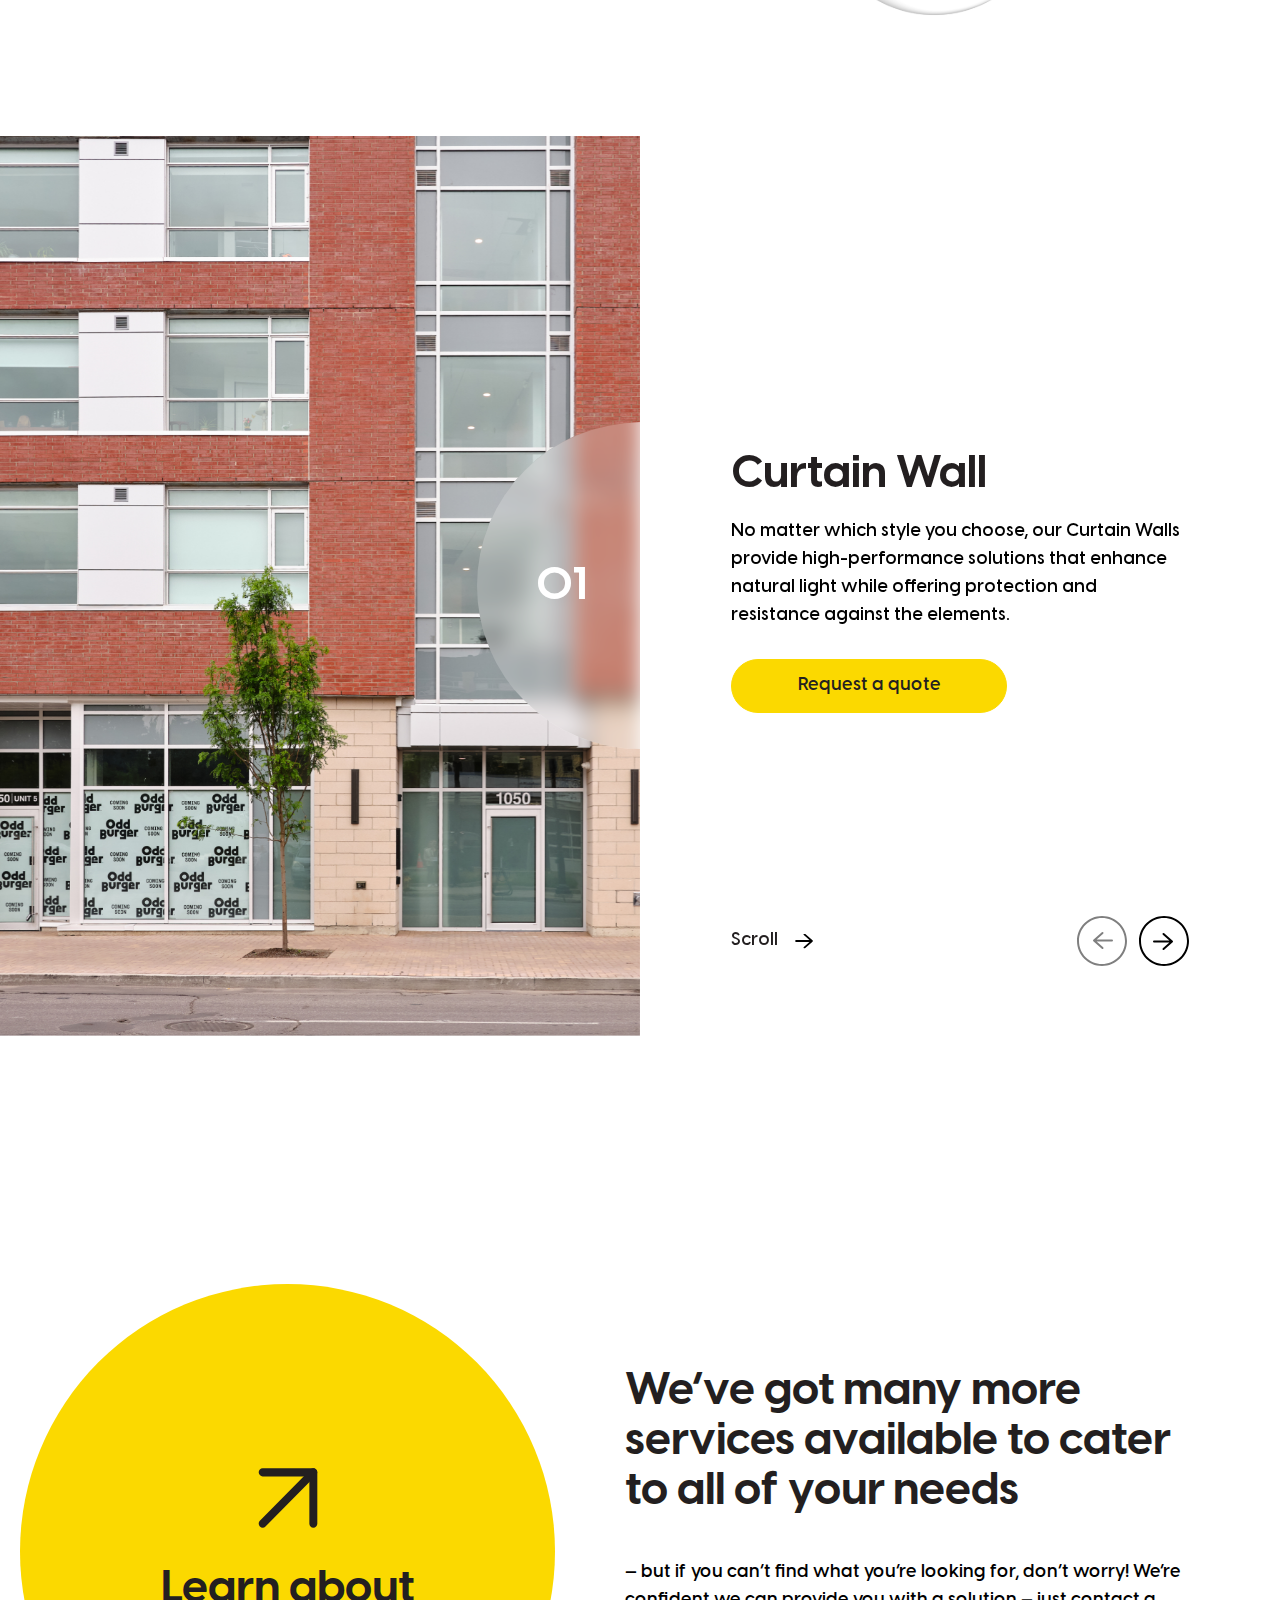
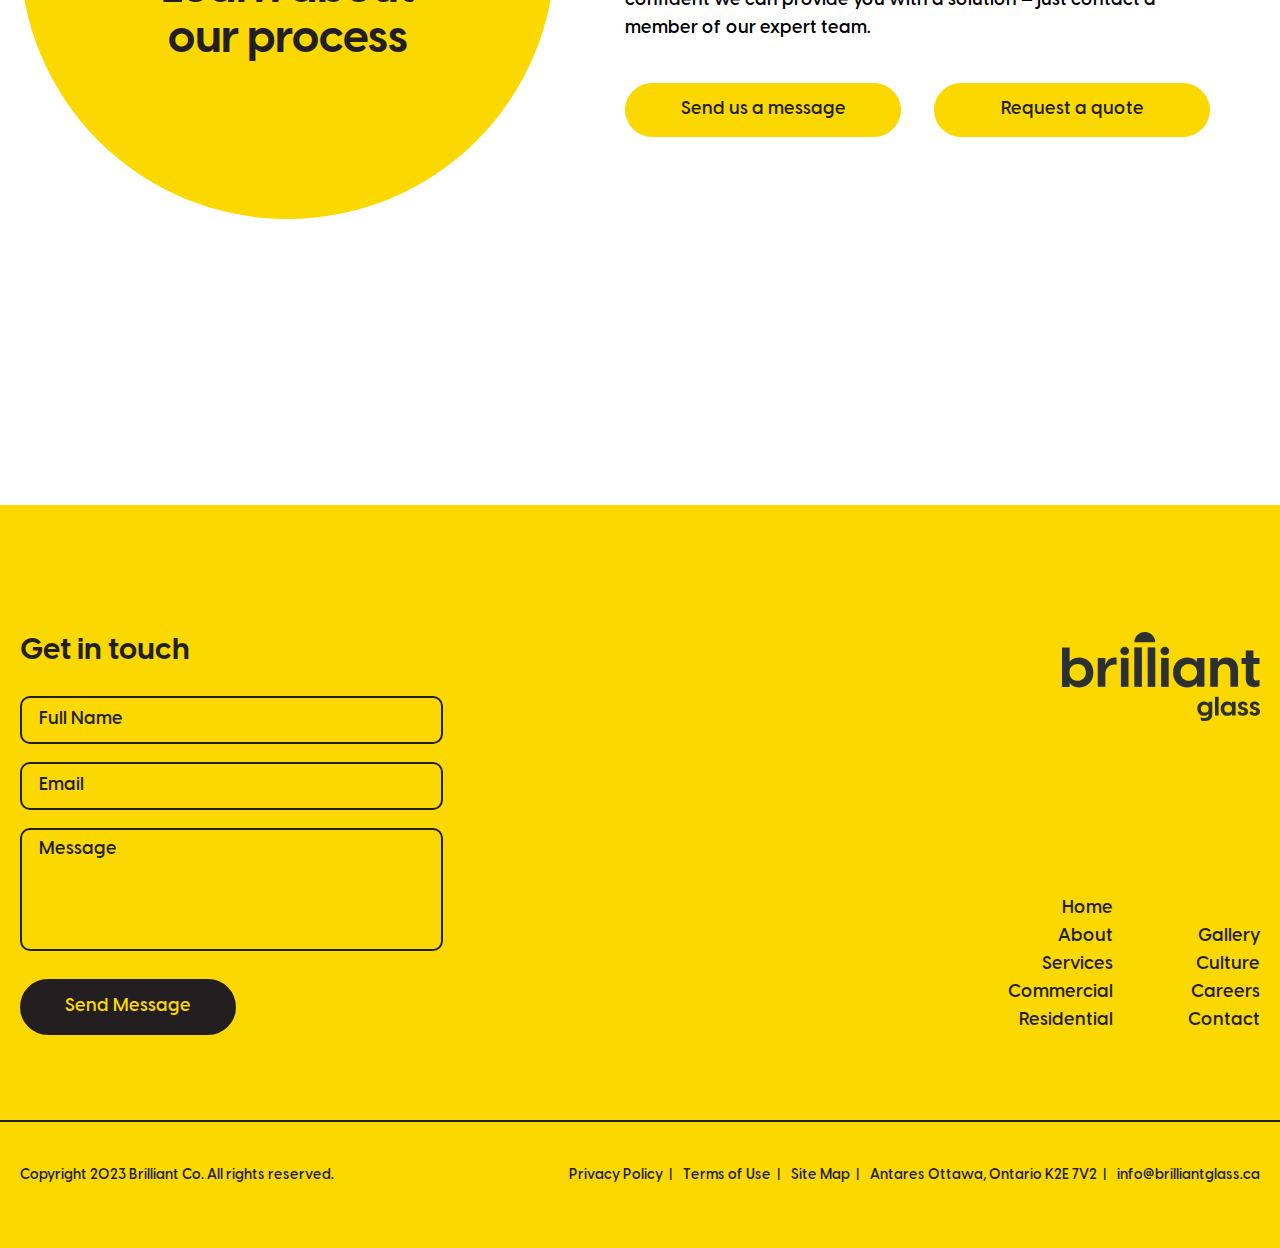
<file: commercial-services.html>
<!DOCTYPE html>
<html lang="en">

<head>
    <meta charset="utf-8">
    <meta name="viewport" content="width=device-width, minimum-scale=1.0, maximum-scale=1.0, initial-scale=1.0, user-scalable=no">
    <meta name="format-detection" content="telephone=no">
    <title> Brilliant Co | Commercial Services</title>

    <link rel="icon" type="image/x-icon" href="favicon/Favicon.svg">
    <link type="text/css" rel="stylesheet" href="css/slick-theme.min.css">
    <link type="text/css" rel="stylesheet" href="css/slick.min.css">
    <link type="text/css" rel="stylesheet" href="css/swiper-bundle.min.css">
    <link type="text/css" rel="stylesheet" href="css/style.css">
</head>

<body>
    <main class="main-wrap">
        <!-- Beginning header section -->
        <header class="main-header-section">
            <div class="common-wrap clear">
                <div class="header-inner flex-box flex-vertical-align">
                    <div class="logo-wrap">
                        <a href="index.html" class="logo">
                            <img src="svgs/logo.svg" alt="" class="logo-black">
                            <img src="svgs/logo-white.svg" alt="" class="logo-white">
                        </a>
                    </div>
                    <div class="nav-wrap">
                        <div class="nav-inner flex flex-vertical-align">
                            <nav class="main-nav">
                                <ul>
                                    <li><a href="index.html">Home</a></li>
                                    <li><a href="about.html">About</a></li>
                                    <li>
                                        <a href="services-main.html">Services</a>
                                        <span class="nav-arrow"></span>
                                        <div class="suvnav">
                                            <ul>
                                                <li><a href="commercial-services.html">Commercial</a></li>
                                                <li><a href="residential-services.html">Residential</a></li>
                                            </ul>
                                        </div>
                                    </li>
                                    <li><a href="gallery.html">Gallery</a></li>
                                    <li><a href="culture.html">Culture</a></li>
                                    <li><a href="careers.html">Careers</a></li>
                                    <li><a href="contact.html">Contact</a></li>
                                </ul>
                            </nav>
                            <div class="header-btn">
                                <a href="https://docs.google.com/forms/d/e/1FAIpQLSd40sAzUj8a_yyrw50zxd5Hf6qUYn1TB32S7llr58v3ISFeOQ/viewform" target="_blank" class="btn bg-yellow"><span>Request a quote</span> <img src="svgs/long-arrow-right.svg" alt=""></a>
                            </div>
                        </div>
                        <div class="hamburger-trigger mobi tab">
                            <div></div>
                        </div>
                    </div>
                </div>
            </div>
        </header>
        <!-- //End header section -->

        <!-- Beginning main content section 
            ==================================== -->
        <section class="main-content-wrap secondary-header commercial-page">
            
            <div class="secondary-hero-wrap">
                <div class="secondary-hero-bg">
                    <figure>
                        <img src="img/commercial/hero-skyscraper.jpg" alt="hero-bg">
                    </figure>
                </div>
                <div class="common-wrap clear">
                    <div class="secondary-hero-inner flex">
                        <h1>Let’s make your blue-sky vision a reality</h1>
                    </div>
                </div>
                <div class="secondary-hero-bubble">
                    <img src="img/services/Glass-Ball.png" alt="Glass-Ball">
                </div>
            </div>

            <div class="service-skip-links-section">
                <div class="common-wrap clear">
                    <div class="service-skip-links-inner flex">
                        <div class="service-skip-bubble-one">
                            <img src="svgs/Glass-Ball.svg" alt="">
                        </div>
                        <div class="service-skip-links-main">
                            <h4>Commercial Services</h4>
                            <ul>
                                <li><a href="#">Curtain Wall</a></li>
                                <li><a href="#">Storefronts &amp; Entrance Systems</a></li>
                                <li><a href="#">Glazing (Interior &amp; Exterior)</a></li>
                                <li><a href="#">Architectural Films, Tints &amp; Coatings</a></li>
                            </ul>
                        </div>  
                        <div class="service-skip-bubble-two">
                            <img src="svgs/Glass-Ball.svg" alt="">
                        </div>
                    </div>
                </div>
            </div>

            <div class="services-slider-section">
                <div class="services-slider-item-wrap flex swiper mySwiper">
                    <div class="swiper-wrapper">
                        <div class="services-slider-item flex swiper-slide">
                            <div class="services-slider-item-thumb">
                                <figure>
                                    <img src="img/commercial/1-curtain-wall.jpg" alt="slider-thumb">
                                </figure>
                                <div class="blur-circle">
                                </div>
                            </div>
                            <div class="services-slider-content-wrap flex">
                                <div class="services-slider-content">
                                    <h4>Curtain Wall</h4>
                                    <p>No matter which style you choose, our Curtain Walls provide high-performance solutions that enhance natural light while offering protection and resistance against the elements.</p>
                                    <a href="https://docs.google.com/forms/d/e/1FAIpQLSd40sAzUj8a_yyrw50zxd5Hf6qUYn1TB32S7llr58v3ISFeOQ/viewform" class="btn bg-yellow" target="_blank">
                                        <span>Request a quote</span>
                                        <img src="svgs/long-arrow-right.svg" alt="">
                                    </a>
                                </div>
                                <div class="services-slider-arrow-wrap flex">
                                    <a href="#">Scroll</a>
                                    <div class="slider-arrows flex">
                                        <div class="slider-arrow slider-arrow-left services-slider-prev">
                                            <img src="svgs/slider-arrow.svg" alt="slider-arrow">
                                        </div>
                                        <div class="slider-arrow slider-arrow-right services-slider-next">
                                            <img src="svgs/slider-arrow.svg" alt="slider-arrow">
                                        </div>
                                    </div>
                                </div>
                            </div>
                        </div>
                        <div class="services-slider-item flex swiper-slide">
                            <div class="services-slider-item-thumb">
                                <figure>
                                    <img src="img/commercial/2-storefront.jpg" alt="slider-thumb">
                                </figure>
                                <div class="blur-circle">
                                </div>
                            </div>
                            <div class="services-slider-content-wrap flex">
                                <div class="services-slider-content">
                                    <h4>Storefronts &amp; Entrance Systems</h4>
                                    <p>We create show-stopping residential and commercial entry-ways that offer security, cooling efficiency, noise insulation, and weather protection.</p>
                                    <a href="https://docs.google.com/forms/d/e/1FAIpQLSd40sAzUj8a_yyrw50zxd5Hf6qUYn1TB32S7llr58v3ISFeOQ/viewform" class="btn bg-yellow" target="_blank">
                                        <span>Request a quote</span>
                                        <img src="svgs/long-arrow-right.svg" alt="">
                                    </a>
                                </div>
                                <div class="services-slider-arrow-wrap flex">
                                    <a href="#">Scroll</a>
                                    <div class="slider-arrows flex">
                                        <div class="slider-arrow slider-arrow-left services-slider-prev">
                                            <img src="svgs/slider-arrow.svg" alt="slider-arrow">
                                        </div>
                                        <div class="slider-arrow slider-arrow-right services-slider-next">
                                            <img src="svgs/slider-arrow.svg" alt="slider-arrow">
                                        </div>
                                    </div>
                                </div>
                            </div>
                        </div>
                        <div class="services-slider-item flex swiper-slide">
                            <div class="services-slider-item-thumb">
                                <figure>
                                    <img src="img/commercial/3-glazing.jpg" alt="slider-thumb">
                                </figure>
                                <div class="blur-circle">
                                </div>
                            </div>
                            <div class="services-slider-content-wrap flex">
                                <div class="services-slider-content">
                                    <h4>Glazing (Interior &amp; Exterior)</h4>
                                    <p>We fabricate, install and special-order a wide selection of high-end glass and framing solutions, whether for regular, specialty or custom orders.</p>
                                    <a href="https://docs.google.com/forms/d/e/1FAIpQLSd40sAzUj8a_yyrw50zxd5Hf6qUYn1TB32S7llr58v3ISFeOQ/viewform" class="btn bg-yellow" target="_blank">
                                        <span>Request a quote</span>
                                        <img src="svgs/long-arrow-right.svg" alt="">
                                    </a>
                                </div>
                                <div class="services-slider-arrow-wrap flex">
                                    <a href="#">Scroll</a>
                                    <div class="slider-arrows flex">
                                        <div class="slider-arrow slider-arrow-left services-slider-prev">
                                            <img src="svgs/slider-arrow.svg" alt="slider-arrow">
                                        </div>
                                        <div class="slider-arrow slider-arrow-right services-slider-next">
                                            <img src="svgs/slider-arrow.svg" alt="slider-arrow">
                                        </div>
                                    </div>
                                </div>
                            </div>
                        </div>
                        <div class="services-slider-item flex swiper-slide">
                            <div class="services-slider-item-thumb">
                                <figure>
                                    <img src="img/commercial/4-films.jpg" alt="slider-thumb">
                                </figure>
                                <div class="blur-circle">
                                </div>
                            </div>
                            <div class="services-slider-content-wrap flex">
                                <div class="services-slider-content">
                                    <h4>Architectural Films, Tints &amp; Coatings</h4>
                                    <p>Protect your surfaces, improve security, and add a touch of personality with etched films, customized vinyl graphics and logos.</p>
                                    <a href="https://docs.google.com/forms/d/e/1FAIpQLSd40sAzUj8a_yyrw50zxd5Hf6qUYn1TB32S7llr58v3ISFeOQ/viewform" class="btn bg-yellow" target="_blank">
                                        <span>Request a quote</span>
                                        <img src="svgs/long-arrow-right.svg" alt="">
                                    </a>
                                </div>
                                <div class="services-slider-arrow-wrap flex">
                                    <a href="#">Scroll</a>
                                    <div class="slider-arrows flex">
                                        <div class="slider-arrow slider-arrow-left services-slider-prev">
                                            <img src="svgs/slider-arrow.svg" alt="slider-arrow">
                                        </div>
                                        <div class="slider-arrow slider-arrow-right services-slider-next">
                                            <img src="svgs/slider-arrow.svg" alt="slider-arrow">
                                        </div>
                                    </div>
                                </div>
                            </div>
                        </div>
                    </div>
                </div>
            </div>

            <div class="service-value-wrap secondary-service-value">
                <div class="common-wrap clear">
                    <div class="service-value-inner flex">
                        <a href="services-main.html#service-block" class="service-value-btn">
                            <img src="svgs/services/arrow.svg" alt="arrow">
                            <span>Learn about <br>
                                our process</span>
                        </a>
                        <div class="service-value-content-wrap flex">
                            <div class="service-value-content">
                                <h4>We’ve got many more services available to cater to all of your needs</h4>
                                <p>— but if you can’t find what you’re looking for, don’t worry! We’re confident we can provide you with a solution — just contact a member of our expert team. </p>
                                <div class="service-value-content-btn flex">
                                    <a href="contact.html" class="btn bg-yellow">
                                        <span>Send us a message</span>
                                        <img src="svgs/long-arrow-right.svg" alt="">
                                    </a>
                                    <a href="Request a quote” button link to https://docs.google.com/forms/d/e/1FAIpQLSd40sAzUj8a_yyrw50zxd5Hf6qUYn1TB32S7llr58v3ISFeOQ/viewform" class="btn bg-yellow" target="_blank">
                                        <span>Request a quote</span>
                                        <img src="svgs/long-arrow-right.svg" alt="">
                                    </a>
                                </div>
                            </div>
                        </div>
                    </div>
                </div>
            </div>

        </section>
        <!-- //End main content section -->

        <!-- Beginning footer section-->
        <footer class="main-footer-section">
            <div class="common-wrap clear">
                <div class="footer-inner flex">
                    <div class="footer-main flex">
                        <div class="footer-newsletter-wrap">
                            <div class="footer-logo mobi">
                                <a href="index.html"><img src="svgs/footer-logo.svg" alt="footer-logo"></a>
                            </div>
                            <h5>Get in touch</h5>
                            <form action="#">
                                <div class="input-row-wrap flex">
                                    <div class="input-row">
                                        <input type="text" placeholder="Full Name">
                                    </div>
                                    <div class="input-row">
                                        <input type="email" placeholder="Email">
                                    </div>
                                    <div class="input-row">
                                        <textarea placeholder="Message"></textarea>
                                    </div>
                                    <div class="input-row">
                                        <input type="submit" value="Send Message">
                                    </div>
                                </div>
                            </form>
                        </div>
                        <div class="footer-content-wrap flex">
                            <div class="footer-logo desk">
                                <a href="index.html"><img src="svgs/footer-logo.svg" alt="footer-logo"></a>
                            </div>
                            <div class="footer-widget-wrap flex">
                                <div class="footer-widget">
                                    <ul>
                                        <li><a href="index.html">Home</a></li>
                                        <li><a href="about.html">About</a></li>
                                        <li><a href="services-main.html">Services</a></li>
                                        <li><a href="commercial-services.html">Commercial</a></li>
                                        <li><a href="residential-services.html">Residential</a></li>
                                    </ul>
                                </div>
                                <div class="footer-widget">
                                    <ul>
                                        <li><a href="gallery.html">Gallery</a></li>
                                        <li><a href="culture.html">Culture</a></li>
                                        <li><a href="careers.html">Careers</a></li>
                                        <li><a href="contact.html">Contact</a></li>
                                    </ul>
                                </div>
                            </div>
                        </div>
                    </div>
                    <div class="footer-bottom flex">
                        <div class="footer-copyright">
                            <p>Copyright 2023 Brilliant Co. All rights reserved.</p>
                        </div>
                        <div class="footer-nav">
                            <ul>
                                <li><a href="#">Privacy Policy</a></li>
                                <li><a href="#">Terms of Use</a></li>
                                <li><a href="#">Site Map</a></li>
                                <li><a href="#">Antares Ottawa, Ontario K2E 7V2</a></li>
                                <li><a href="mailto:info@brilliantglass.ca">info@brilliantglass.ca</a></li>
                            </ul>
                        </div>
                    </div>
                </div>
            </div>
        </footer>
        <!-- //End main footer section -->
    </main>

    <script type="text/javascript" src="js/jquery-3.5.1.min.js"></script>
    <script type="text/javascript" src="js/slick.min.js"></script>
    <script type="text/javascript" src="js/swiper-bundle.min.js"></script>
    <script type="text/javascript" src="js/headroom.js"></script>
    <script type="text/javascript" src="js/common-scripts.js" defer></script>
</body>

</html>
</file>
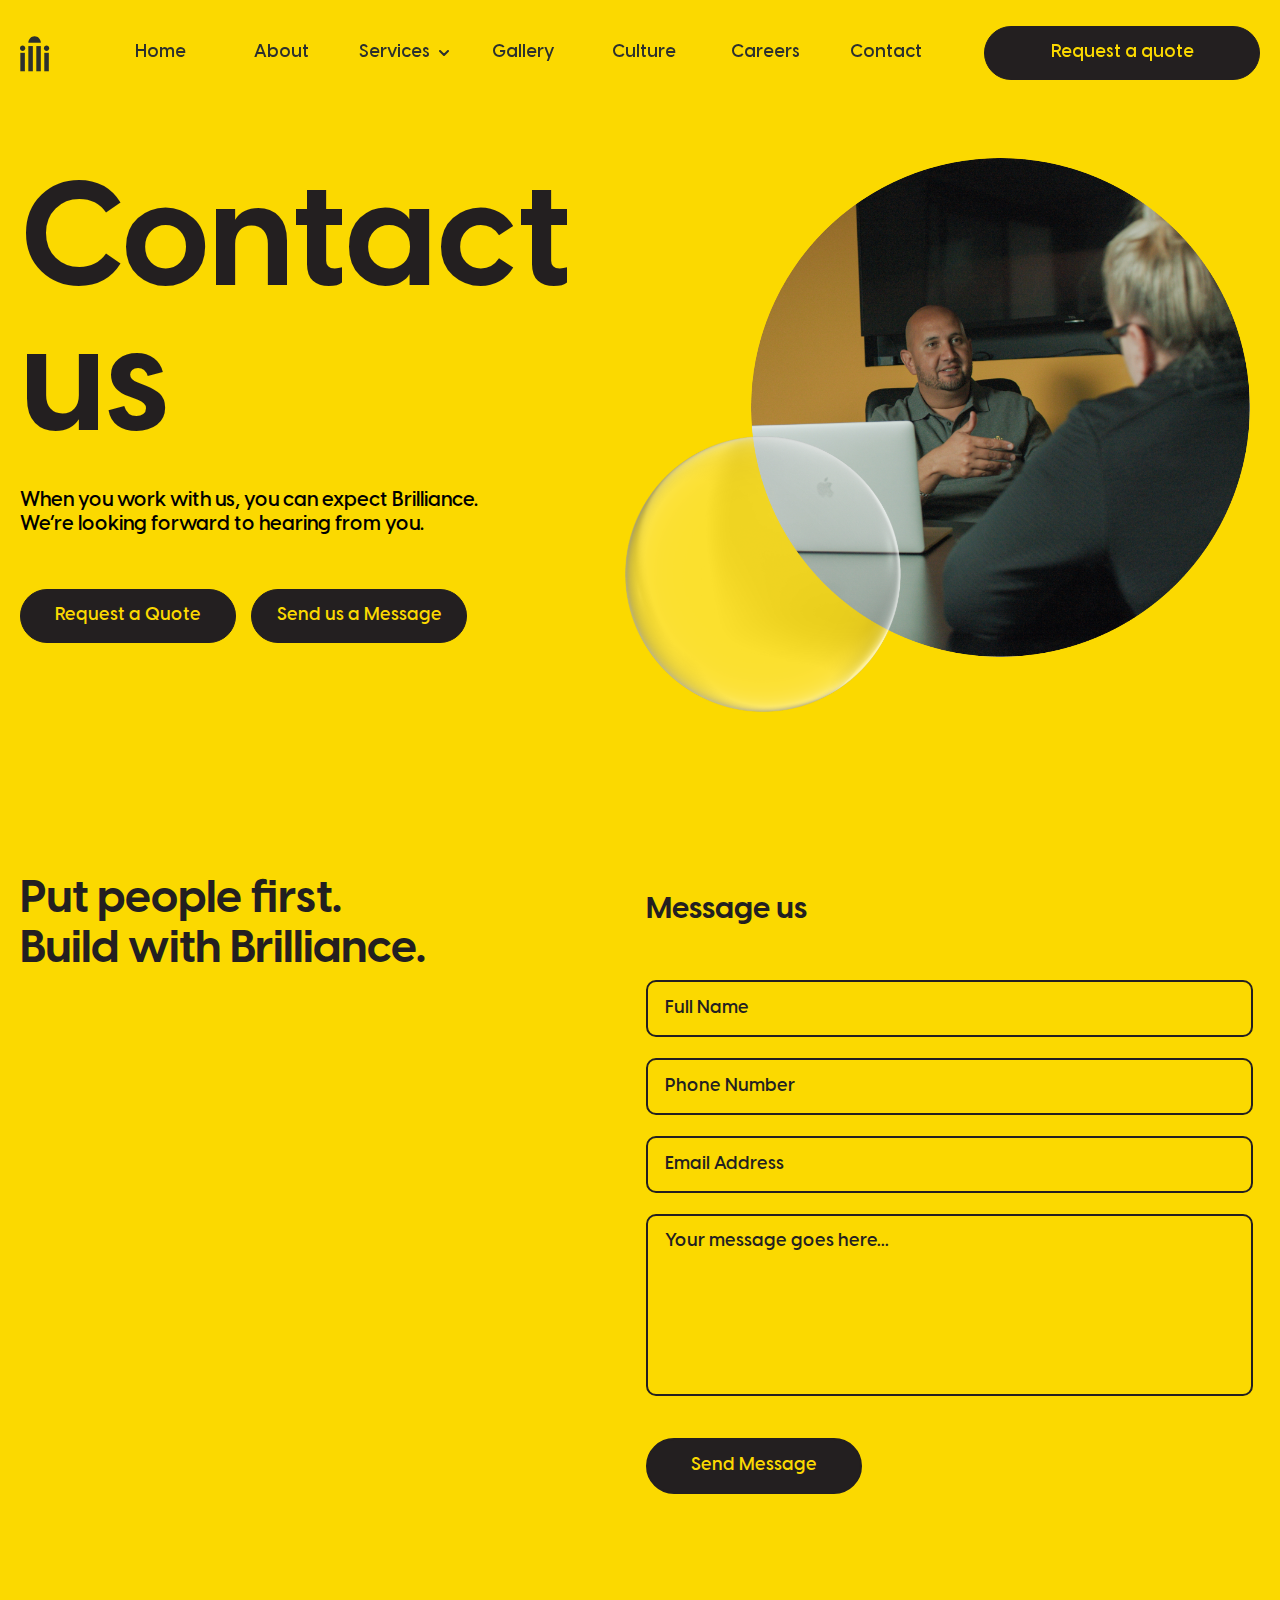
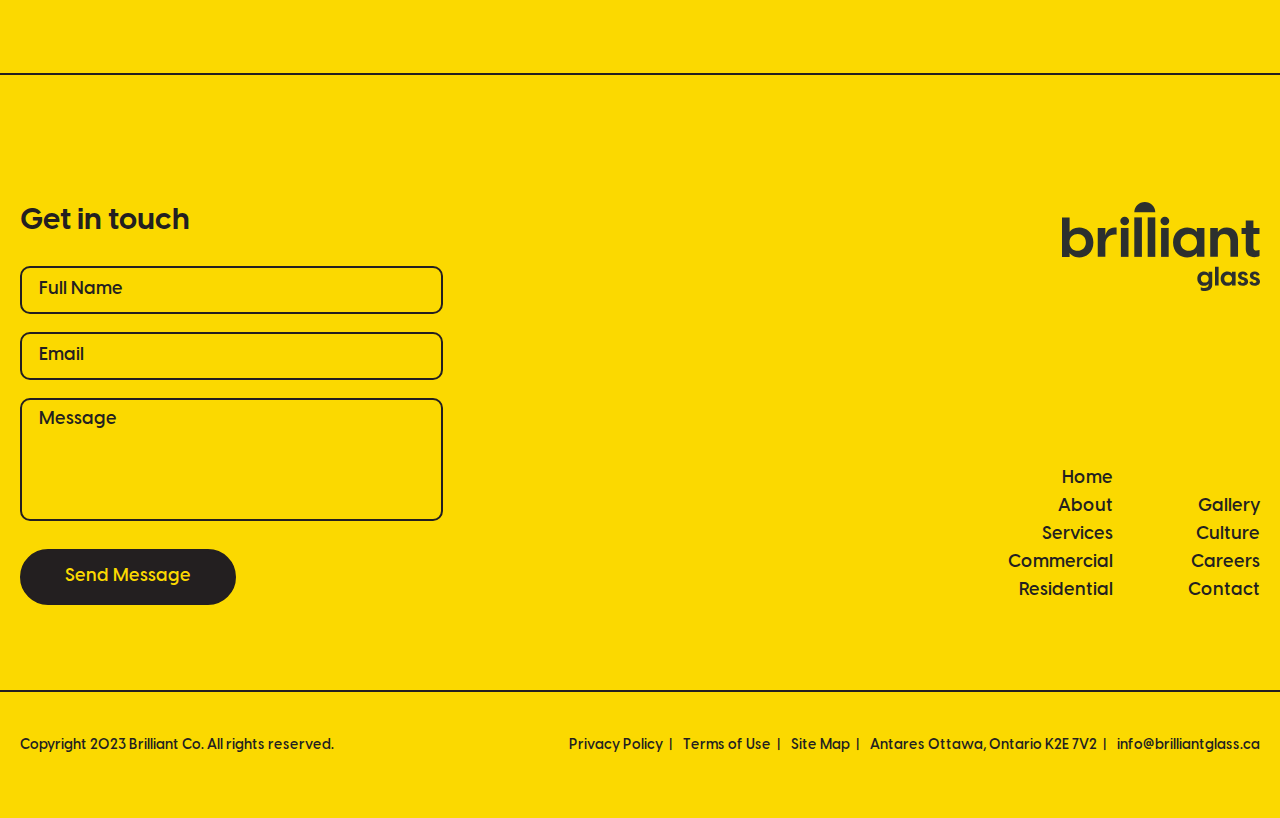
<file: contact.html>
<!DOCTYPE html>
<html lang="en">
    <head>
        <meta charset="utf-8">
        <meta name="viewport" content="width=device-width, minimum-scale=1.0, maximum-scale=1.0, initial-scale=1.0, user-scalable=no">
        <meta name="format-detection" content="telephone=no">
        <title> Brilliant Co | Contact</title>
        <link rel="icon" type="image/x-icon" href="favicon/Favicon.svg">
        <link type="text/css" rel="stylesheet" href="css/slick-theme.min.css">
        <link type="text/css" rel="stylesheet" href="css/slick.min.css">
        <link type="text/css" rel="stylesheet" href="css/swiper-bundle.min.css">
        <link type="text/css" rel="stylesheet" href="css/style.css">
    </head>
    <body>
        <main class="main-wrap">
            <!-- Beginning header section -->
            <header class="main-header-section">
                <div class="common-wrap clear">
                    <div class="header-inner flex-box flex-vertical-align">
                        <div class="logo-wrap">
                            <a href="index.html" class="logo">
                                <img src="svgs/logo.svg" alt="" class="logo-black">
                                <img src="svgs/logo-white.svg" alt="" class="logo-white">
                            </a>
                        </div>
                        <div class="nav-wrap">
                            <div class="nav-inner flex flex-vertical-align">
                                <nav class="main-nav">
                                    <ul>
                                        <li><a href="index.html">Home</a></li>
                                        <li><a href="about.html">About</a></li>
                                        <li>
                                            <a href="services-main.html">Services</a>
                                            <span class="nav-arrow"></span>
                                            <div class="suvnav">
                                                <ul>
                                                    <li><a href="commercial-services.html">Commercial</a></li>
                                                    <li><a href="residential-services.html">Residential</a></li>
                                                </ul>
                                            </div>
                                        </li>
                                        <li><a href="gallery.html">Gallery</a></li>
                                        <li><a href="culture.html">Culture</a></li>
                                        <li><a href="careers.html">Careers</a></li>
                                        <li><a href="contact.html">Contact</a></li>
                                    </ul>
                                </nav>
                                <div class="header-btn">
                                    <a href="https://docs.google.com/forms/d/e/1FAIpQLSd40sAzUj8a_yyrw50zxd5Hf6qUYn1TB32S7llr58v3ISFeOQ/viewform" target="_blank" class="btn bg-yellow"><span>Request a quote</span> <img src="svgs/long-arrow-right.svg" alt=""></a>
                                </div>
                            </div>
                            <div class="hamburger-trigger mobi tab">
                                <div></div>
                            </div>
                        </div>
                    </div>
                </div>
            </header>
            <!-- //End header section -->

            <!-- Beginning main content section -->
            <section class="main-content-wrap header-black">
               
              <div class="contact-hero-wrap">
                  <div class="common-wrap clear">
                      <div class="contact-hero-inner flex">
                          <div class="contact-hero-info">
                              <h1>Contact us</h1>
                              <p>When you work with us, you can expect Brilliance. We’re looking forward to hearing from you.</p>
                              <div class="contact-hero-info-btn flex">
                                  <a href="https://docs.google.com/forms/d/e/1FAIpQLSd40sAzUj8a_yyrw50zxd5Hf6qUYn1TB32S7llr58v3ISFeOQ/viewform" class="btn bg-black" target="_blank"><span>Request a Quote</span> <img src="svgs/long-arrow-right.svg" alt=""> </a>
                                  <a href="contact.html" class="btn bg-black"><span>Send us a Message</span> <img src="svgs/long-arrow-right.svg" alt=""> </a>
                              </div>
                          </div>
                          <div class="contact-hero-thumb">
                              <figure>
                                  <img src="img/contact/hero-thumb.jpg" alt="hero-thumb">
                              </figure>
                              <div class="contact-hero-shape">
                                  <figure>
                                      <img src="svgs/Glass-Ball-small.svg" alt="">
                                  </figure>
                              </div>
                          </div>
                      </div>
                  </div>
              </div>
               
               <div class="contact-wrap">
                   <div class="common-wrap clear">
                       <div class="contact-inner flex">
                           <div class="contact-info-area">
                               <h4>Put people first. <br>
                                   Build with Brilliance.</h4>
                           </div>
                           <div class="contact-from-area">
                               <h5>Message us</h5>
                               <form action="#">
                                   <div class="input-row-wrap flex">
                                       <div class="input-row">
                                           <input type="text" placeholder="Full Name">
                                       </div>
                                       <div class="input-row">
                                           <input type="Number" placeholder="Phone Number">
                                       </div>
                                       <div class="input-row">
                                           <input type="email" placeholder="Email Address">
                                       </div>
                                       <div class="input-row">
                                           <textarea placeholder="Your message goes here..."></textarea>
                                       </div>
                                       <div class="input-row submit-btn">
                                           <input type="submit" value="Send Message">
                                       </div>
                                   </div>
                               </form>
                           </div>
                       </div>
                   </div>
               </div>
                
            </section>
            <!-- //End main content section -->

            <!-- Beginning footer section-->
            <footer class="main-footer-section">
                <div class="common-wrap clear">
                    <div class="footer-inner flex">
                        <div class="footer-main flex">
                            <div class="footer-newsletter-wrap">
                                <div class="footer-logo mobi">
                                    <a href="index.html"><img src="svgs/footer-logo.svg" alt="footer-logo"></a>
                                </div>
                                <h5>Get in touch</h5>
                                <form action="#">
                                    <div class="input-row-wrap flex">
                                        <div class="input-row">
                                            <input type="text" placeholder="Full Name">
                                        </div>
                                        <div class="input-row">
                                            <input type="email" placeholder="Email">
                                        </div>
                                        <div class="input-row">
                                            <textarea placeholder="Message"></textarea>
                                        </div>
                                        <div class="input-row">
                                            <input type="submit" value="Send Message">
                                        </div>
                                    </div>
                                </form>
                            </div>
                            <div class="footer-content-wrap flex">
                                <div class="footer-logo desk">
                                    <a href="index.html"><img src="svgs/footer-logo.svg" alt="footer-logo"></a>
                                </div>
                                <div class="footer-widget-wrap flex">
                                    <div class="footer-widget">
                                        <ul>
                                            <li><a href="index.html">Home</a></li>
                                            <li><a href="about.html">About</a></li>
                                            <li><a href="services-main.html">Services</a></li>
                                            <li><a href="commercial-services.html">Commercial</a></li>
                                            <li><a href="residential-services.html">Residential</a></li>
                                        </ul>
                                    </div>
                                    <div class="footer-widget">
                                        <ul>
                                            <li><a href="gallery.html">Gallery</a></li>
                                            <li><a href="culture.html">Culture</a></li>
                                            <li><a href="careers.html">Careers</a></li>
                                            <li><a href="contact.html">Contact</a></li>
                                        </ul>
                                    </div>
                                </div>
                            </div>
                        </div>
                        <div class="footer-bottom flex">
                            <div class="footer-copyright">
                                <p>Copyright 2023 Brilliant Co. All rights reserved.</p>
                            </div>
                            <div class="footer-nav">
                                <ul>
                                    <li><a href="#">Privacy Policy</a></li>
                                    <li><a href="#">Terms of Use</a></li>
                                    <li><a href="#">Site Map</a></li>
                                    <li><a href="#">Antares Ottawa, Ontario K2E 7V2</a></li>
                                    <li><a href="mailto:info@brilliantglass.ca">info@brilliantglass.ca</a></li>
                                </ul>
                            </div>
                        </div>
                    </div>
                </div>
            </footer>
            <!-- //End main footer section -->
        </main>
        <script type="text/javascript" src="js/jquery-3.5.1.min.js"></script>
        <script type="text/javascript" src="js/slick.min.js"></script>
        <script type="text/javascript" src="js/swiper-bundle.min.js"></script>
        <script type="text/javascript" src="js/headroom.js"></script>
        <script type="text/javascript" src="js/common-scripts.js" defer></script>
    </body>
</html>
</file>
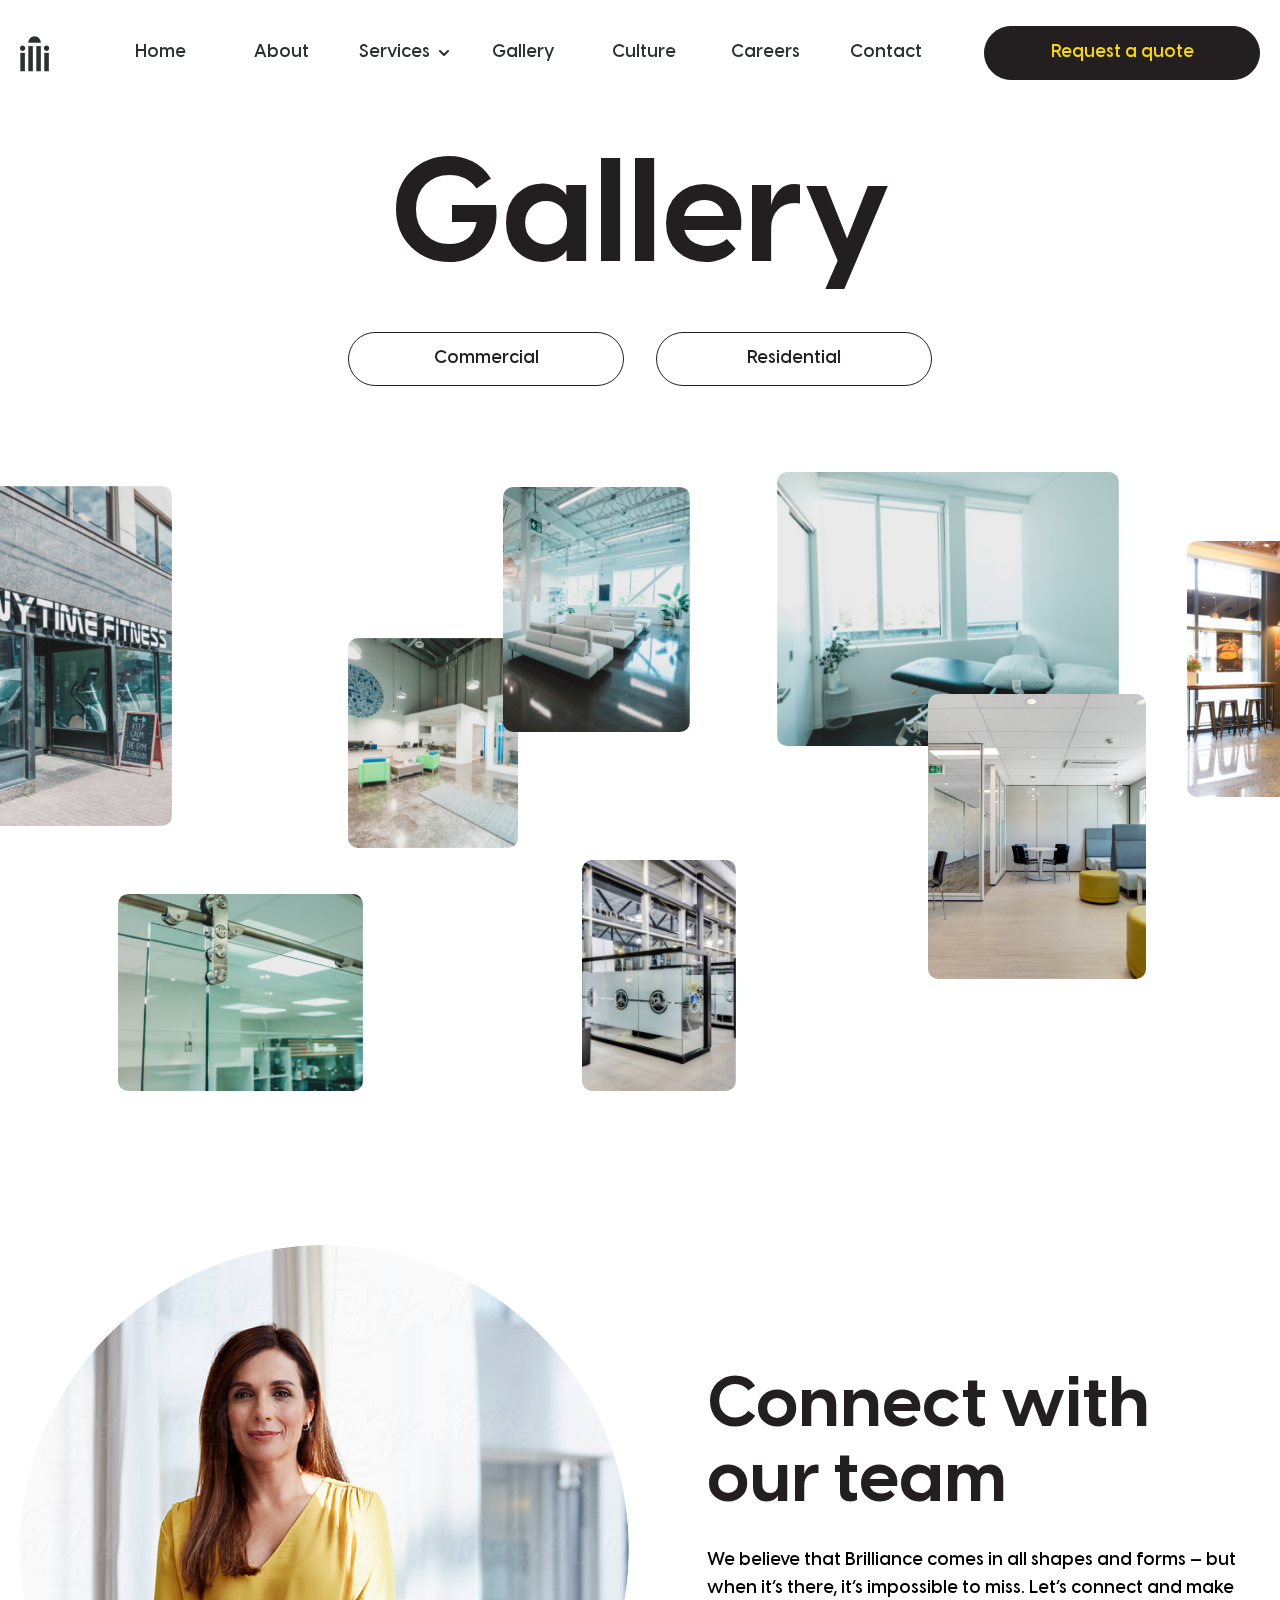
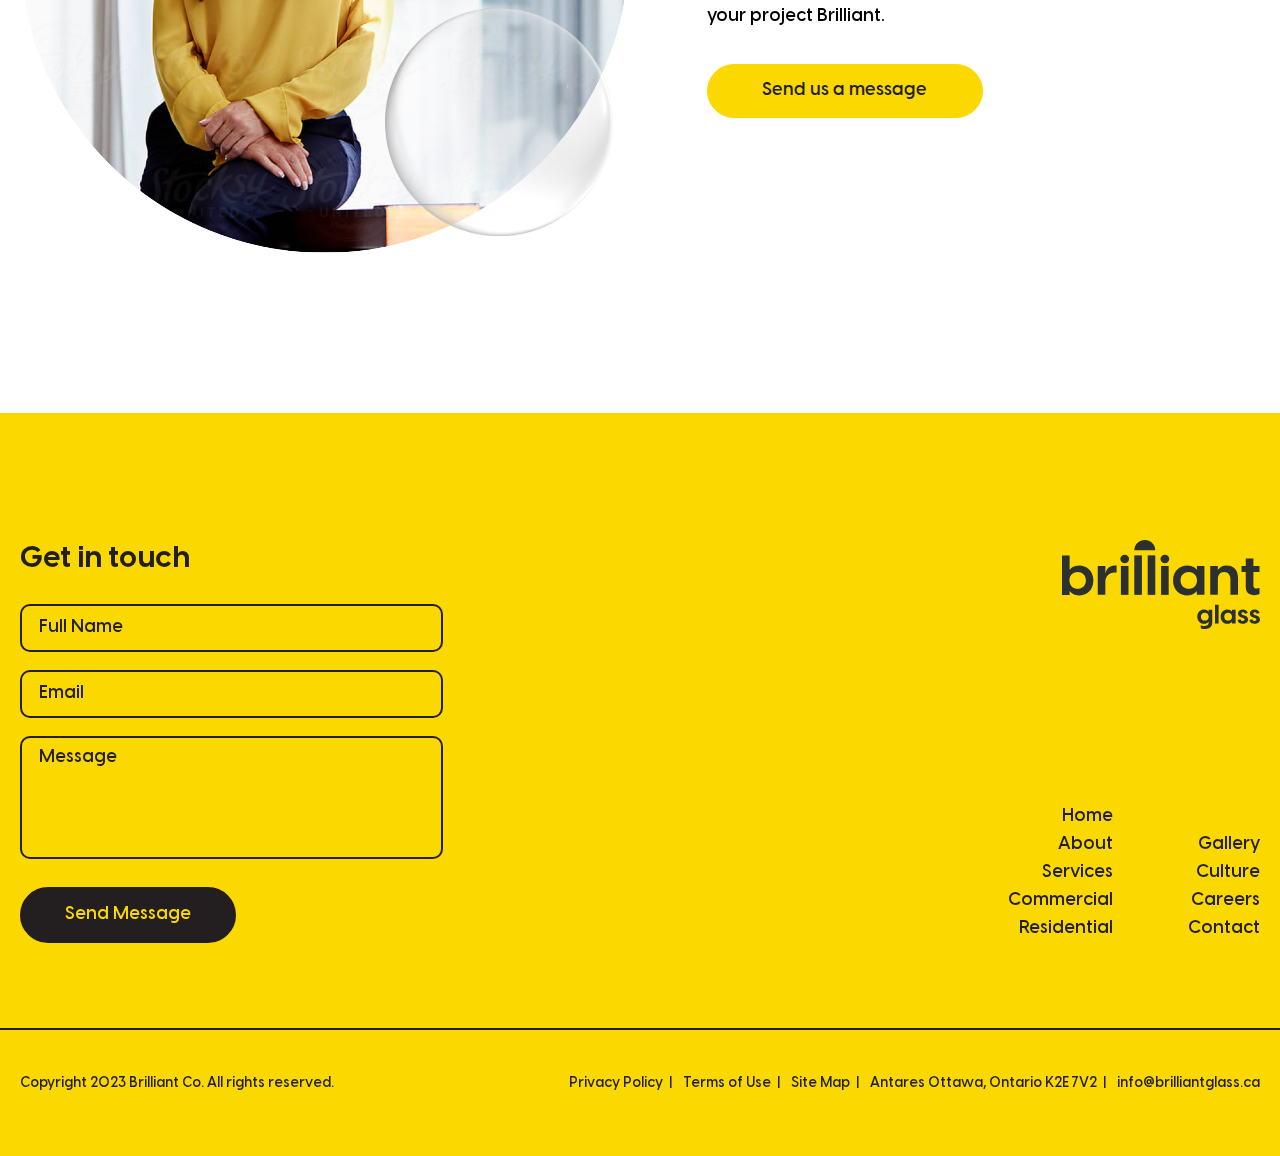
<file: gallery.html>
<!DOCTYPE html>
<html lang="en">

<head>
    <meta charset="utf-8">
    <meta name="viewport" content="width=device-width, minimum-scale=1.0, maximum-scale=1.0, initial-scale=1.0, user-scalable=no">
    <meta name="format-detection" content="telephone=no">
    <title> Brilliant Co | Gallery</title>

    <link rel="icon" type="image/x-icon" href="favicon/Favicon.svg">
    <link type="text/css" rel="stylesheet" href="css/slick-theme.min.css">
    <link type="text/css" rel="stylesheet" href="css/slick.min.css">
    <link type="text/css" rel="stylesheet" href="css/swiper-bundle.min.css">
    <link type="text/css" rel="stylesheet" href="css/style.css">
</head>

<body>
    <main class="main-wrap">
        <!-- Beginning header section -->
        <header class="main-header-section">
            <div class="common-wrap clear">
                <div class="header-inner flex-box flex-vertical-align">
                    <div class="logo-wrap">
                        <a href="index.html" class="logo">
                            <img src="svgs/logo.svg" alt="" class="logo-black">
                            <img src="svgs/logo-white.svg" alt="" class="logo-white">
                        </a>
                    </div>
                    <div class="nav-wrap">
                        <div class="nav-inner flex flex-vertical-align">
                            <nav class="main-nav">
                                <ul>
                                    <li><a href="index.html">Home</a></li>
                                    <li><a href="about.html">About</a></li>
                                    <li>
                                        <a href="services-main.html">Services</a>
                                        <span class="nav-arrow"></span>
                                        <div class="suvnav">
                                            <ul>
                                                <li><a href="commercial-services.html">Commercial</a></li>
                                                <li><a href="residential-services.html">Residential</a></li>
                                            </ul>
                                        </div>
                                    </li>
                                    <li><a href="gallery.html">Gallery</a></li>
                                    <li><a href="culture.html">Culture</a></li>
                                    <li><a href="careers.html">Careers</a></li>
                                    <li><a href="contact.html">Contact</a></li>
                                </ul>
                            </nav>
                            <div class="header-btn">
                                <a href="https://docs.google.com/forms/d/e/1FAIpQLSd40sAzUj8a_yyrw50zxd5Hf6qUYn1TB32S7llr58v3ISFeOQ/viewform" target="_blank" class="btn bg-yellow"><span>Request a quote</span> <img src="svgs/long-arrow-right.svg" alt=""></a>
                            </div>
                        </div>
                        <div class="hamburger-trigger mobi tab">
                            <div></div>
                        </div>
                    </div>
                </div>
            </div>
        </header>
        <!-- //End header section -->

        <!-- Beginning main content section 
            ==================================== -->
        <section class="main-content-wrap gallery-page header-black">
           
           <div class="gallery-wrap">
               <div class="gallery-inner">
                  <div class="gallery-title flex flex-horizontal-align">
                      <h1>Gallery</h1>
                      <div class="gallery-btn flex flex-horizontal-align">
                          <a href="commercial-services.html" class="btn bg-outline"><span>Commercial</span> <img src="svgs/long-arrow-right.svg" alt=""></a>
                          <a href="residential-services.html" class="btn bg-outline"><span>Residential</span> <img src="svgs/long-arrow-right.svg" alt=""></a>
                      </div>
                  </div>
                   <div class="gallery-item-wrap" id="gallery-item-wrap">
                       <a href="#" class="gallery-item">
                           <img src="img/gallery/anytime-fitness-gallery.jpg" alt="">
                       </a>
                       <a href="#" class="gallery-item">
                           <img src="img/gallery/citron-gallery-image.jpg" alt="">
                       </a>
                       <a href="#" class="gallery-item">
                           <img src="img/gallery/gallery-image.jpg" alt="">
                       </a>
                       <a href="#" class="gallery-item">
                           <img src="img/gallery/gallery-image-2.jpg" alt="">
                       </a>
                       <a href="#" class="gallery-item">
                           <img src="img/gallery/gallery-photo.jpg" alt="">
                       </a>
                       <a href="#" class="gallery-item">
                           <img src="img/gallery/glass-door-gallery.jpg" alt="">
                       </a>
                       <a href="#" class="gallery-item">
                           <img src="img/gallery/mercedes-gallery.jpg" alt="">
                       </a>
                       <a href="#" class="gallery-item">
                           <img src="img/gallery/sir-leonard-building-gallery.jpg" alt="">
                       </a>
                   </div>
                   <div class="gallery-popup-wrap">
                       <div class="common-wrap clear">
                           <div class="gallery-popup-inner">
                               <div class="gallery-popup-item-wrap">
                                   <div class="gallery-popup-item" id="gallery1">
                                       <figure>
                                        <img src="img/gallery/anytime-fitness-gallery.jpg" alt="">
                                       </figure>
                                   </div>
                                   <div class="gallery-popup-item" id="gallery2">
                                       <figure>
                                        <img src="img/gallery/citron-gallery-image.jpg" alt="">
                                       </figure>
                                   </div>
                                   <div class="gallery-popup-item" id="gallery3">
                                       <figure>
                                        <img src="img/gallery/gallery-image.jpg" alt="">
                                       </figure>
                                   </div>
                                   <div class="gallery-popup-item" id="gallery4">
                                       <figure>
                                        <img src="img/gallery/gallery-image-2.jpg" alt="">
                                       </figure>
                                   </div>
                                   <div class="gallery-popup-item" id="gallery5">
                                       <figure>
                                        <img src="img/gallery/gallery-photo.jpg" alt="">
                                       </figure>
                                   </div>
                                   <div class="gallery-popup-item" id="gallery6">
                                       <figure>
                                        <img src="img/gallery/glass-door-gallery.jpg" alt="">
                                       </figure>
                                   </div>
                                   <div class="gallery-popup-item" id="gallery7">
                                       <figure>
                                        <img src="img/gallery/mercedes-gallery.jpg" alt="">
                                       </figure>
                                   </div>
                                   <div class="gallery-popup-item" id="gallery8">
                                       <figure>
                                        <img src="img/gallery/sir-leonard-building-gallery.jpg" alt="">
                                       </figure>
                                   </div>
                               </div>
                               <div class="gallery-popup-navigator">
                                   <div class="slick-counter"><span class="current">1</span>/<span class="total">8</span></div>
                                   <div class="gallery-popup-arrow">
                                       <div class="popup-arrow-prev popup-arrow">
                                           <img src="svgs/slider-arrow.svg" alt="">
                                       </div>
                                       <div class="popup-arrow-next popup-arrow">
                                           <img src="svgs/slider-arrow.svg" alt="">
                                       </div>
                                   </div>
                                   <div class="gallery-popup-title-wrap">
                                       <div class="gallery-popup-title">
                                           <h5>Appollo Property Management</h5>
                                           <span>Property Manager</span>
                                       </div>
                                       <div class="gallery-popup-title">
                                           <h5>Appollo Property Management</h5>
                                           <span>Property Manager</span>
                                       </div>
                                       <div class="gallery-popup-title">
                                           <h5>Appollo Property Management</h5>
                                           <span>Property Manager</span>
                                       </div>
                                       <div class="gallery-popup-title">
                                           <h5>Appollo Property Management</h5>
                                           <span>Property Manager</span>
                                       </div>
                                       <div class="gallery-popup-title">
                                           <h5>Appollo Property Management</h5>
                                           <span>Property Manager</span>
                                       </div>
                                       <div class="gallery-popup-title">
                                           <h5>Appollo Property Management</h5>
                                           <span>Property Manager</span>
                                       </div>
                                       <div class="gallery-popup-title">
                                           <h5>Appollo Property Management</h5>
                                           <span>Property Manager</span>
                                       </div>
                                       <div class="gallery-popup-title">
                                           <h5>Appollo Property Management</h5>
                                           <span>Property Manager</span>
                                       </div>
                                   </div>
                               </div>
                           </div>
                       </div>
                   </div>
               </div>
           </div>
           
           <div class="left-right-wrap">
                <div class="common-wrap clear">
                    <div class="left-right-inner flex-box flex-vertical-align">
                        <div class="left-thumb">
                            <figure>
                                <img src="img/gallery/image.png" alt="">
                            </figure>
                            <div class="left-glass-shape">
                                <img src="svgs/Glass-Ball-small.svg" alt="">
                            </div>
                        </div>
                        <div class="right-content-wrap">
                            <h2>Connect with<br> our team</h2>
                            <p>We believe that Brilliance comes in all shapes and forms — but when it’s there, it’s impossible to miss. Let’s connect and make your project Brilliant.</p>
                            <div class="right-content-btn">
                                <a href="#" class="btn bg-yellow"><span>Send us a message</span> <img src="svgs/long-arrow-right.svg" alt=""></a>
                            </div>
                        </div>
                    </div>
                </div>
            </div>
            
            
        </section>
        <!-- //End main content section -->

        <!-- Beginning footer section-->
        <footer class="main-footer-section">
            <div class="common-wrap clear">
                <div class="footer-inner flex">
                    <div class="footer-main flex">
                        <div class="footer-newsletter-wrap">
                            <div class="footer-logo mobi">
                                <a href="index.html"><img src="svgs/footer-logo.svg" alt="footer-logo"></a>
                            </div>
                            <h5>Get in touch</h5>
                            <form action="#">
                                <div class="input-row-wrap flex">
                                    <div class="input-row">
                                        <input type="text" placeholder="Full Name">
                                    </div>
                                    <div class="input-row">
                                        <input type="email" placeholder="Email">
                                    </div>
                                    <div class="input-row">
                                        <textarea placeholder="Message"></textarea>
                                    </div>
                                    <div class="input-row">
                                        <input type="submit" value="Send Message">
                                    </div>
                                </div>
                            </form>
                        </div>
                        <div class="footer-content-wrap flex">
                            <div class="footer-logo desk">
                                <a href="index.html"><img src="svgs/footer-logo.svg" alt="footer-logo"></a>
                            </div>
                            <div class="footer-widget-wrap flex">
                                <div class="footer-widget">
                                    <ul>
                                        <li><a href="index.html">Home</a></li>
                                        <li><a href="about.html">About</a></li>
                                        <li><a href="services-main.html">Services</a></li>
                                        <li><a href="commercial-services.html">Commercial</a></li>
                                        <li><a href="residential-services.html">Residential</a></li>
                                    </ul>
                                </div>
                                <div class="footer-widget">
                                    <ul>
                                        <li><a href="gallery.html">Gallery</a></li>
                                        <li><a href="culture.html">Culture</a></li>
                                        <li><a href="careers.html">Careers</a></li>
                                        <li><a href="contact.html">Contact</a></li>
                                    </ul>
                                </div>
                            </div>
                        </div>
                    </div>
                    <div class="footer-bottom flex">
                        <div class="footer-copyright">
                            <p>Copyright 2023 Brilliant Co. All rights reserved.</p>
                        </div>
                        <div class="footer-nav">
                            <ul>
                                <li><a href="#">Privacy Policy</a></li>
                                <li><a href="#">Terms of Use</a></li>
                                <li><a href="#">Site Map</a></li>
                                <li><a href="#">Antares Ottawa, Ontario K2E 7V2</a></li>
                                <li><a href="mailto:info@brilliantglass.ca">info@brilliantglass.ca</a></li>
                            </ul>
                        </div>
                    </div>
                </div>
            </div>
        </footer>
        <!-- //End main footer section -->
    </main>

    <script type="text/javascript" src="js/jquery-3.5.1.min.js"></script>
    <script type="text/javascript" src="js/slick.min.js"></script>
    <script type="text/javascript" src="js/swiper-bundle.min.js"></script>
    <script type="text/javascript" src="js/gsap.min.js"></script>
    <script type="text/javascript" src="js/headroom.js"></script>
    <script type="text/javascript" src="js/common-scripts.js"></script>
    <!--<script>
        const gallery = document.getElementById('gallery-item-wrap')
        window.onmousemove = (e) => {
            const mouseX = e.clientX,
                mouseY = e.clientY;
            const xDecimal = mouseX / window.innerWidth,
                yDecimal = mouseY / window.innerHeight;

            const maxX = gallery.offsetWidth - window.innerWidth,
                maxY = gallery.offsetHeight - window.innerHeight;
            const panX = maxX - xDecimal * -1,
                panY = maxY - yDecimal * -1;


            gallery.animate({
                transform: `translate(${panX}px, ${panY}px)`
            }, {
                duration: 4000,
                fill: 'forwards',
                easing: 'ease'
            })


        }

        const radius = 300,
            blocks = document.querySelectorAll('.gallery-item'),
            radius2 = radius * radius,
            container = document.querySelector('#gallery-item-wrap');


        blocks.forEach((block) => {
            let b = block.getBoundingClientRect();
            (block.cx = b.left + b.width / 2 + window.pageXOffset),
            (block.cy = b.top + b.height / 2 + window.pageYOffset);

            block.tween = gsap.to(block, {
                scale: 1.4,
                ease: 'power1.in',
                paused: true,
            }).progress(1).progress(0);

            document.addEventListener('mousemove', (e) => {
                let i = blocks.length,
                    dx,
                    dy,
                    block;

                while (i--) {
                    block = blocks[i];
                    dx = (block.cx - e.pageX) ** 2;
                    dy = (block.cy - e.pageY) ** 2;
                    block.tween.progress(1 - (dx + dy) / radius2)

                }
            })


        })
    </script>-->
</body>

</html>
</file>
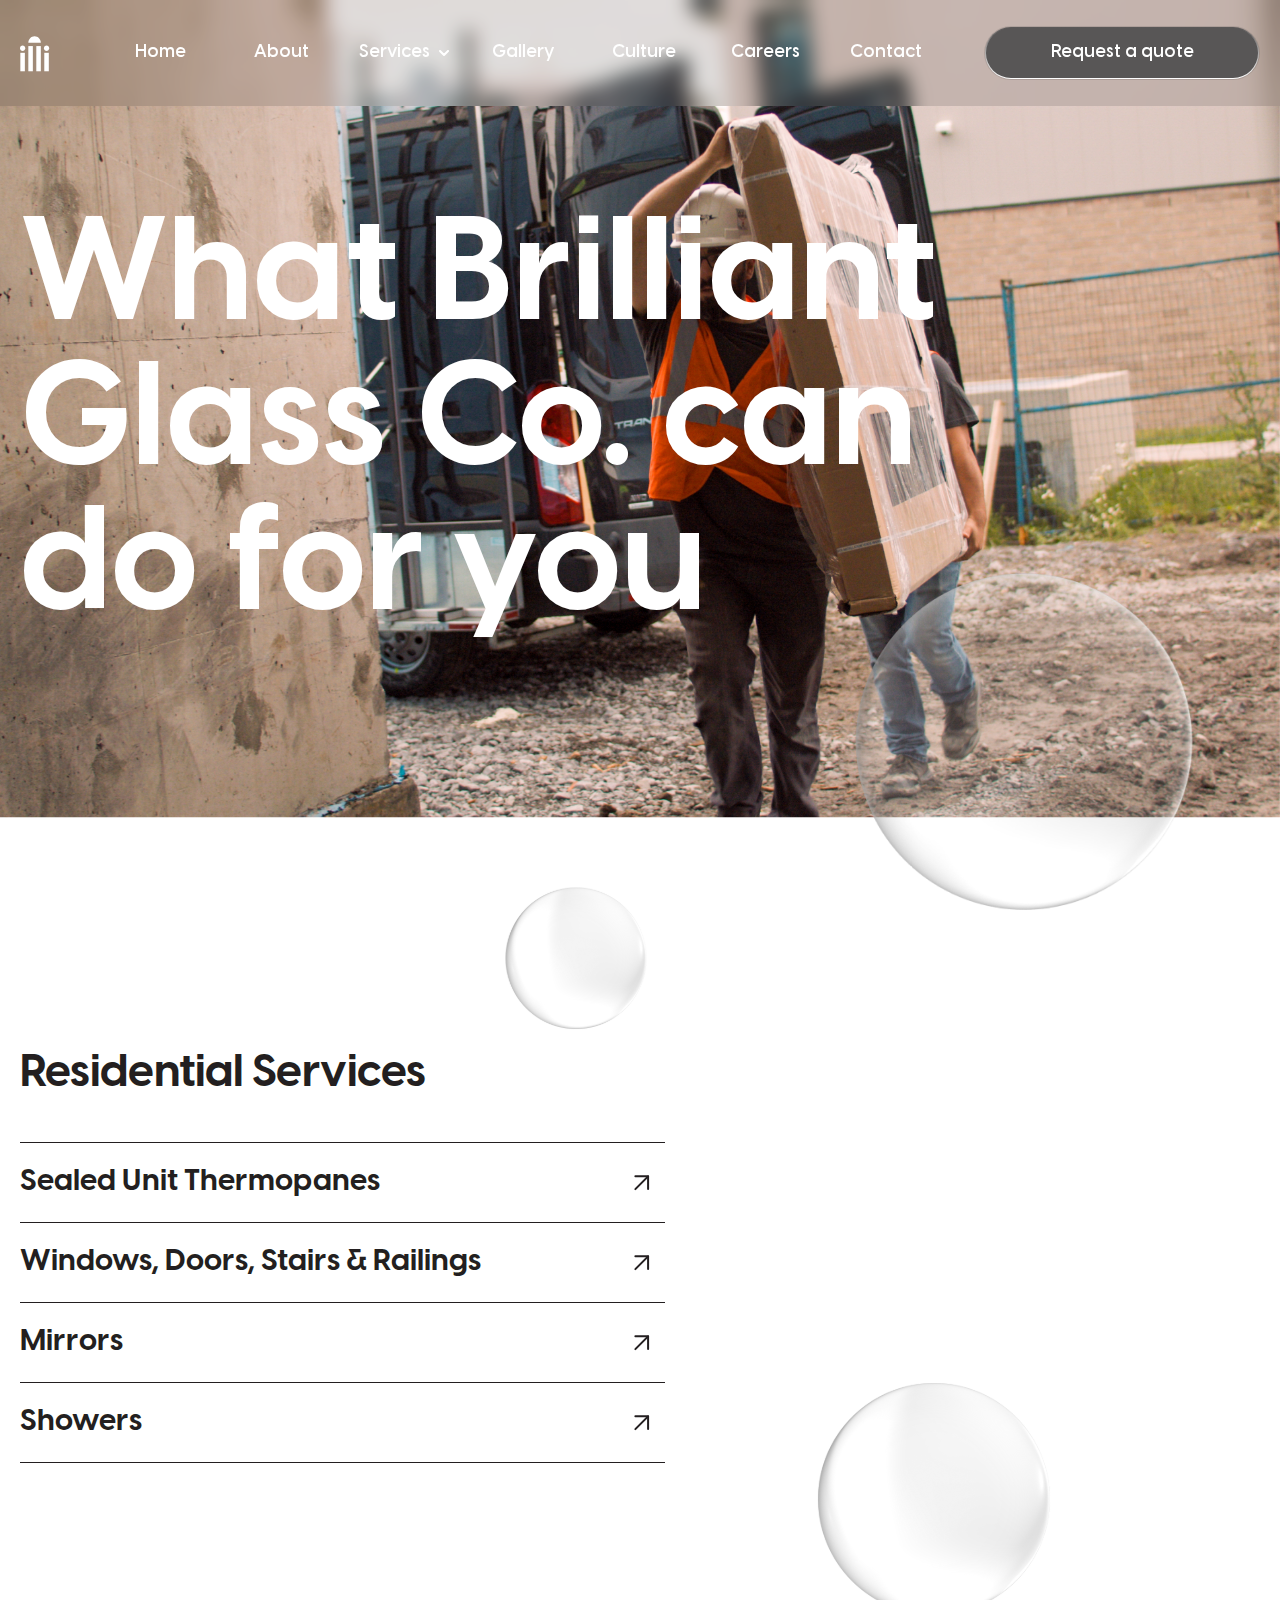
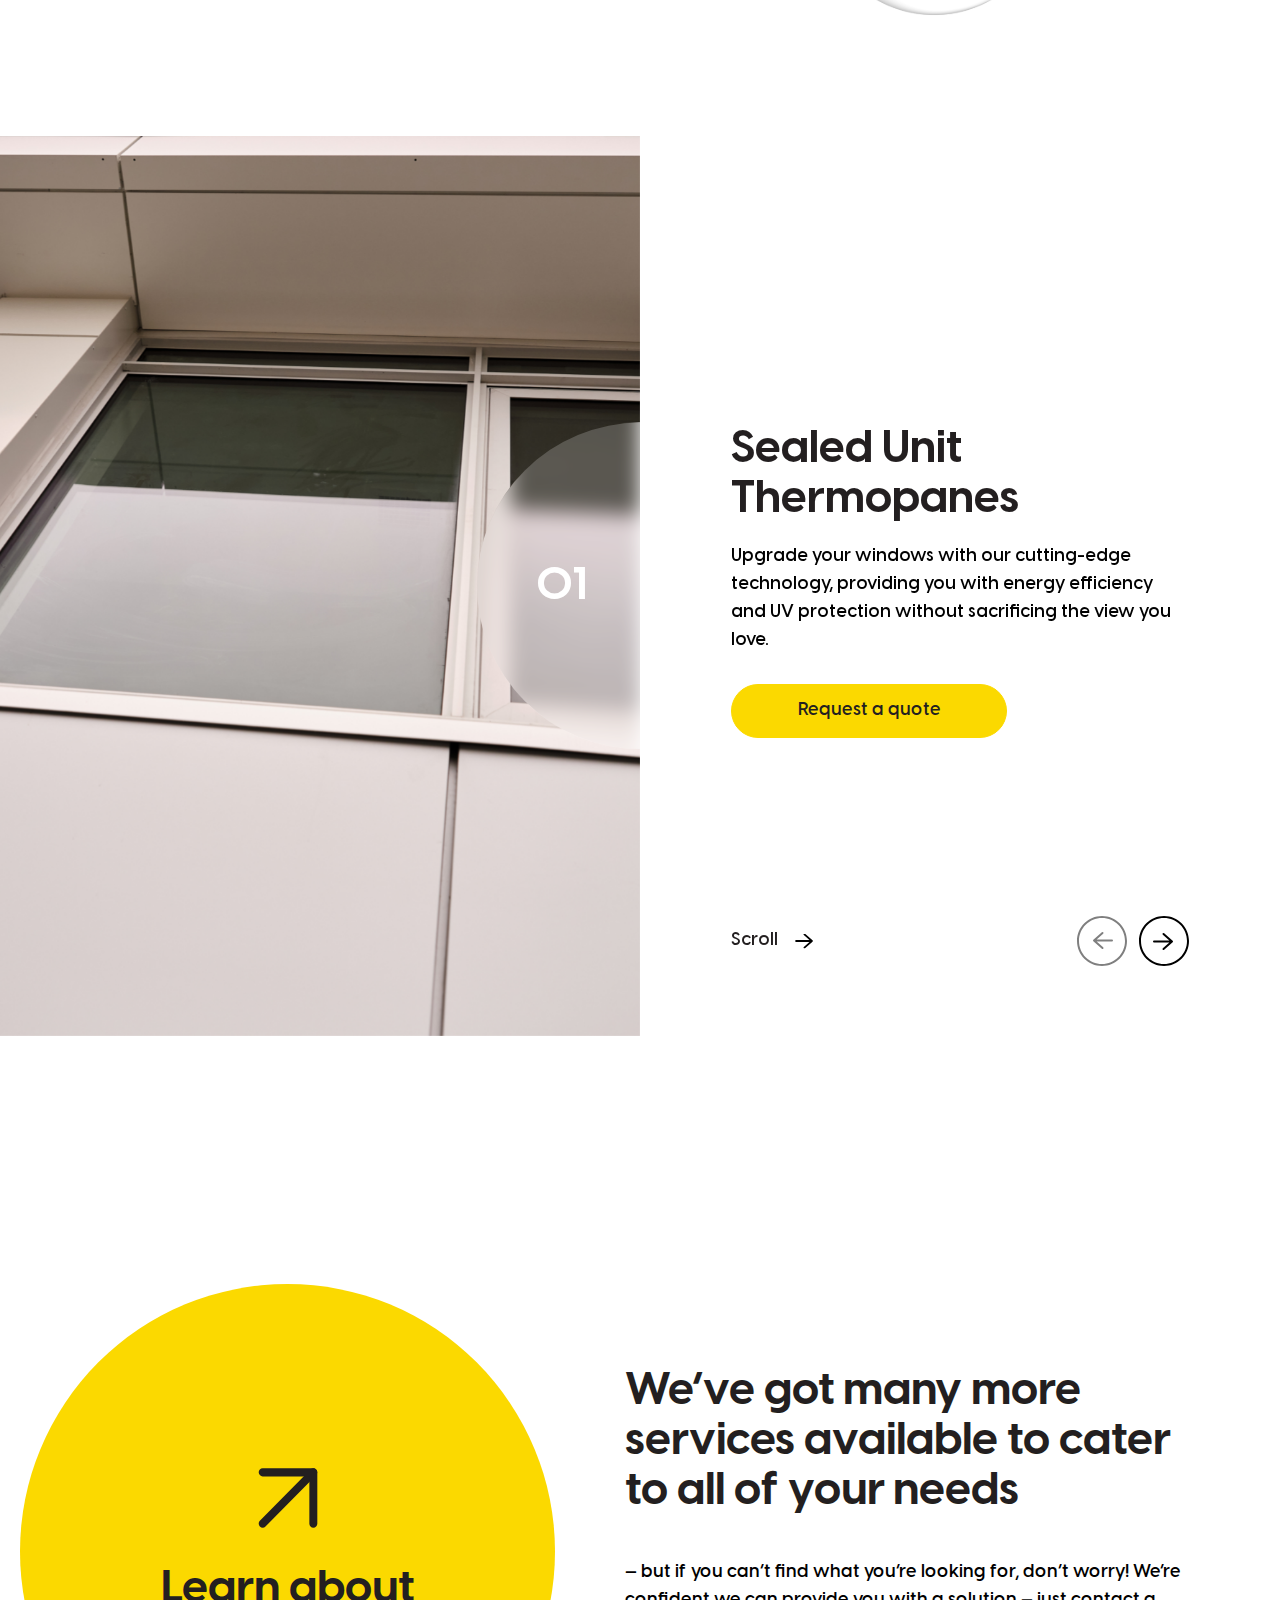
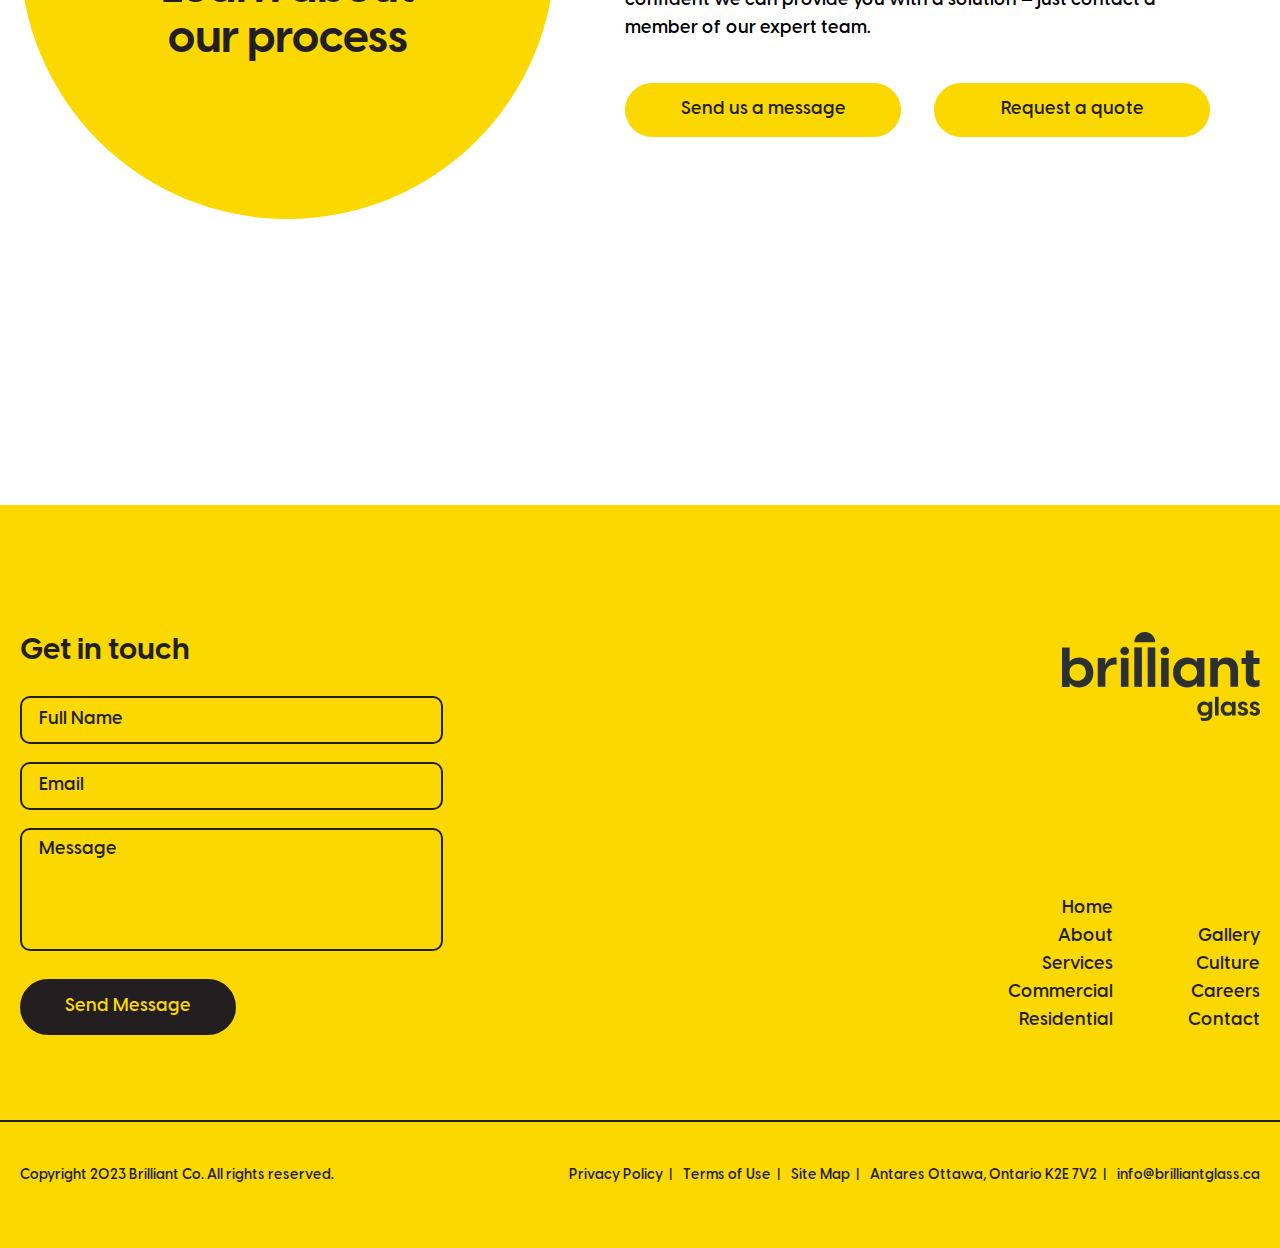
<file: residential-services.html>
<!DOCTYPE html>
<html lang="en">

<head>
    <meta charset="utf-8">
    <meta name="viewport" content="width=device-width, minimum-scale=1.0, maximum-scale=1.0, initial-scale=1.0, user-scalable=no">
    <meta name="format-detection" content="telephone=no">
    <title> Brilliant Co | Residential Services</title>

    <link rel="icon" type="image/x-icon" href="favicon/Favicon.svg">
    <link type="text/css" rel="stylesheet" href="css/slick-theme.min.css">
    <link type="text/css" rel="stylesheet" href="css/slick.min.css">
    <link type="text/css" rel="stylesheet" href="css/swiper-bundle.min.css">
    <link type="text/css" rel="stylesheet" href="css/style.css">
</head>

<body>
    <main class="main-wrap">
        <!-- Beginning header section -->
        <header class="main-header-section">
            <div class="common-wrap clear">
                <div class="header-inner flex-box flex-vertical-align">
                    <div class="logo-wrap">
                        <a href="index.html" class="logo">
                            <img src="svgs/logo.svg" alt="" class="logo-black">
                            <img src="svgs/logo-white.svg" alt="" class="logo-white">
                        </a>
                    </div>
                    <div class="nav-wrap">
                        <div class="nav-inner flex flex-vertical-align">
                            <nav class="main-nav">
                                <ul>
                                    <li><a href="index.html">Home</a></li>
                                    <li><a href="about.html">About</a></li>
                                    <li>
                                        <a href="services-main.html">Services</a>
                                        <span class="nav-arrow"></span>
                                        <div class="suvnav">
                                            <ul>
                                                <li><a href="commercial-services.html">Commercial</a></li>
                                                <li><a href="residential-services.html">Residential</a></li>
                                            </ul>
                                        </div>
                                    </li>
                                    <li><a href="gallery.html">Gallery</a></li>
                                    <li><a href="culture.html">Culture</a></li>
                                    <li><a href="careers.html">Careers</a></li>
                                    <li><a href="contact.html">Contact</a></li>
                                </ul>
                            </nav>
                            <div class="header-btn">
                                <a href="https://docs.google.com/forms/d/e/1FAIpQLSd40sAzUj8a_yyrw50zxd5Hf6qUYn1TB32S7llr58v3ISFeOQ/viewform" target="_blank" class="btn bg-yellow"><span>Request a quote</span> <img src="svgs/long-arrow-right.svg" alt=""></a>
                            </div>
                        </div>
                        <div class="hamburger-trigger mobi tab">
                            <div></div>
                        </div>
                    </div>
                </div>
            </div>
        </header>
        <!-- //End header section -->

        <!-- Beginning main content section 
            ==================================== -->
        <section class="main-content-wrap secondary-header commercial-page">
            
            <div class="secondary-hero-wrap">
                <div class="secondary-hero-bg">
                    <figure>
                        <img src="img/residential/hero-men-lifting-window.jpg" alt="hero-bg">
                    </figure>
                </div>
                <div class="common-wrap clear">
                    <div class="secondary-hero-inner flex">
                        <h1>What Brilliant Glass Co. can do for you</h1>
                    </div>
                </div>
                <div class="secondary-hero-bubble">
                    <img src="img/services/Glass-Ball.png" alt="Glass-Ball">
                </div>
            </div>

            <div class="service-skip-links-section">
                <div class="common-wrap clear">
                    <div class="service-skip-links-inner flex">
                        <div class="service-skip-bubble-one">
                            <img src="svgs/Glass-Ball.svg" alt="">
                        </div>
                        <div class="service-skip-links-main">
                            <h4>Residential Services</h4>
                            <ul>
                                <li><a href="#">Sealed Unit Thermopanes</a></li>
                                <li><a href="#">Windows, Doors, Stairs &amp; Railings</a></li>
                                <li><a href="#">Mirrors</a></li>
                                <li><a href="#">Showers</a></li>
                            </ul>
                        </div>  
                        <div class="service-skip-bubble-two">
                            <img src="svgs/Glass-Ball.svg" alt="">
                        </div>
                    </div>
                </div>
            </div>

            <div class="services-slider-section">
                <div class="services-slider-item-wrap flex swiper mySwiper">
                    <div class="swiper-wrapper">
                        <div class="services-slider-item flex swiper-slide">
                            <div class="services-slider-item-thumb">
                                <figure>
                                    <img src="img/residential/1-sealedunit.jpg" alt="slider-thumb">
                                </figure>
                                <div class="blur-circle">
                                </div>
                            </div>
                            <div class="services-slider-content-wrap flex">
                                <div class="services-slider-content">
                                    <h4>Sealed Unit Thermopanes</h4>
                                    <p>Upgrade your windows with our cutting-edge technology, providing you with energy efficiency and UV protection without sacrificing the view you love.</p>
                                    <a href="https://docs.google.com/forms/d/e/1FAIpQLSd40sAzUj8a_yyrw50zxd5Hf6qUYn1TB32S7llr58v3ISFeOQ/viewform" class="btn bg-yellow" target="_blank">
                                        <span>Request a quote</span>
                                        <img src="svgs/long-arrow-right.svg" alt="">
                                    </a>
                                </div>
                                <div class="services-slider-arrow-wrap flex">
                                    <a href="#">Scroll</a>
                                    <div class="slider-arrows flex">
                                        <div class="slider-arrow slider-arrow-left services-slider-prev">
                                            <img src="svgs/slider-arrow.svg" alt="slider-arrow">
                                        </div>
                                        <div class="slider-arrow slider-arrow-right services-slider-next">
                                            <img src="svgs/slider-arrow.svg" alt="slider-arrow">
                                        </div>
                                    </div>
                                </div>
                            </div>
                        </div>
                        <div class="services-slider-item flex swiper-slide">
                            <div class="services-slider-item-thumb">
                                <figure>
                                    <img src="img/residential/2-stairs.jpg" alt="slider-thumb">
                                </figure>
                                <div class="blur-circle">
                                </div>
                            </div>
                            <div class="services-slider-content-wrap flex">
                                <div class="services-slider-content">
                                    <h4>Windows, Doors, Stairs &amp; Railings</h4>
                                    <p>Whether you’re looking for a replacement or a repair, we’ve got your back — from defogging windows and weather stripping to new locks and handles.</p>
                                    <a href="https://docs.google.com/forms/d/e/1FAIpQLSd40sAzUj8a_yyrw50zxd5Hf6qUYn1TB32S7llr58v3ISFeOQ/viewform" class="btn bg-yellow" target="_blank">
                                        <span>Request a quote</span>
                                        <img src="svgs/long-arrow-right.svg" alt="">
                                    </a>
                                </div>
                                <div class="services-slider-arrow-wrap flex">
                                    <a href="#">Scroll</a>
                                    <div class="slider-arrows flex">
                                        <div class="slider-arrow slider-arrow-left services-slider-prev">
                                            <img src="svgs/slider-arrow.svg" alt="slider-arrow">
                                        </div>
                                        <div class="slider-arrow slider-arrow-right services-slider-next">
                                            <img src="svgs/slider-arrow.svg" alt="slider-arrow">
                                        </div>
                                    </div>
                                </div>
                            </div>
                        </div>
                        <div class="services-slider-item flex swiper-slide">
                            <div class="services-slider-item-thumb">
                                <figure>
                                    <img src="img/residential/3-mirrors.jpg" alt="slider-thumb">
                                </figure>
                                <div class="blur-circle">
                                </div>
                            </div>
                            <div class="services-slider-content-wrap flex">
                                <div class="services-slider-content">
                                    <h4>Mirrors</h4>
                                    <p>Our custom-cut sizes, edge work and framing will breathe new life into your space, bringing elegance and functionality to your home.</p>
                                    <a href="https://docs.google.com/forms/d/e/1FAIpQLSd40sAzUj8a_yyrw50zxd5Hf6qUYn1TB32S7llr58v3ISFeOQ/viewform" class="btn bg-yellow" target="_blank">
                                        <span>Request a quote</span>
                                        <img src="svgs/long-arrow-right.svg" alt="">
                                    </a>
                                </div>
                                <div class="services-slider-arrow-wrap flex">
                                    <a href="#">Scroll</a>
                                    <div class="slider-arrows flex">
                                        <div class="slider-arrow slider-arrow-left services-slider-prev">
                                            <img src="svgs/slider-arrow.svg" alt="slider-arrow">
                                        </div>
                                        <div class="slider-arrow slider-arrow-right services-slider-next">
                                            <img src="svgs/slider-arrow.svg" alt="slider-arrow">
                                        </div>
                                    </div>
                                </div>
                            </div>
                        </div>
                        <div class="services-slider-item flex swiper-slide">
                            <div class="services-slider-item-thumb">
                                <figure>
                                    <img src="img/residential/4-shower.jpg" alt="slider-thumb">
                                </figure>
                                <div class="blur-circle">
                                </div>
                            </div>
                            <div class="services-slider-content-wrap flex">
                                <div class="services-slider-content">
                                    <h4>Showers</h4>
                                    <p>Experience pure luxury with our glass showers, customizable to your tastes or kit-based.</p>
                                    <a href="https://docs.google.com/forms/d/e/1FAIpQLSd40sAzUj8a_yyrw50zxd5Hf6qUYn1TB32S7llr58v3ISFeOQ/viewform" class="btn bg-yellow" target="_blank">
                                        <span>Request a quote</span>
                                        <img src="svgs/long-arrow-right.svg" alt="">
                                    </a>
                                </div>
                                <div class="services-slider-arrow-wrap flex">
                                    <a href="#">Scroll</a>
                                    <div class="slider-arrows flex">
                                        <div class="slider-arrow slider-arrow-left services-slider-prev">
                                            <img src="svgs/slider-arrow.svg" alt="slider-arrow">
                                        </div>
                                        <div class="slider-arrow slider-arrow-right services-slider-next">
                                            <img src="svgs/slider-arrow.svg" alt="slider-arrow">
                                        </div>
                                    </div>
                                </div>
                            </div>
                        </div>
                    </div>
                </div>
            </div>

            <div class="service-value-wrap secondary-service-value">
                <div class="common-wrap clear">
                    <div class="service-value-inner flex">
                        <a href="services-main.html#service-block" class="service-value-btn">
                            <img src="svgs/services/arrow.svg" alt="arrow">
                            <span>Learn about <br>
                                our process</span>
                        </a>
                        <div class="service-value-content-wrap flex">
                            <div class="service-value-content">
                                <h4>We’ve got many more services available to cater to all of your needs</h4>
                                <p>— but if you can’t find what you’re looking for, don’t worry! We’re confident we can provide you with a solution — just contact a member of our expert team. </p>
                                <div class="service-value-content-btn flex">
                                    <a href="contact.html" class="btn bg-yellow">
                                        <span>Send us a message</span>
                                        <img src="svgs/long-arrow-right.svg" alt="">
                                    </a>
                                    <a href="https://docs.google.com/forms/d/e/1FAIpQLSd40sAzUj8a_yyrw50zxd5Hf6qUYn1TB32S7llr58v3ISFeOQ/viewform" class="btn bg-yellow" target="_blank">
                                        <span>Request a quote</span>
                                        <img src="svgs/long-arrow-right.svg" alt="">
                                    </a>
                                </div>
                            </div>
                        </div>
                    </div>
                </div>
            </div>

        </section>
        <!-- //End main content section -->

        <!-- Beginning footer section-->
        <footer class="main-footer-section">
            <div class="common-wrap clear">
                <div class="footer-inner flex">
                    <div class="footer-main flex">
                        <div class="footer-newsletter-wrap">
                            <div class="footer-logo mobi">
                                <a href="index.html"><img src="svgs/footer-logo.svg" alt="footer-logo"></a>
                            </div>
                            <h5>Get in touch</h5>
                            <form action="#">
                                <div class="input-row-wrap flex">
                                    <div class="input-row">
                                        <input type="text" placeholder="Full Name">
                                    </div>
                                    <div class="input-row">
                                        <input type="email" placeholder="Email">
                                    </div>
                                    <div class="input-row">
                                        <textarea placeholder="Message"></textarea>
                                    </div>
                                    <div class="input-row">
                                        <input type="submit" value="Send Message">
                                    </div>
                                </div>
                            </form>
                        </div>
                        <div class="footer-content-wrap flex">
                            <div class="footer-logo desk">
                                <a href="index.html"><img src="svgs/footer-logo.svg" alt="footer-logo"></a>
                            </div>
                            <div class="footer-widget-wrap flex">
                                <div class="footer-widget">
                                    <ul>
                                        <li><a href="index.html">Home</a></li>
                                        <li><a href="about.html">About</a></li>
                                        <li><a href="services-main.html">Services</a></li>
                                        <li><a href="commercial-services.html">Commercial</a></li>
                                        <li><a href="residential-services.html">Residential</a></li>
                                    </ul>
                                </div>
                                <div class="footer-widget">
                                    <ul>
                                        <li><a href="gallery.html">Gallery</a></li>
                                        <li><a href="culture.html">Culture</a></li>
                                        <li><a href="careers.html">Careers</a></li>
                                        <li><a href="contact.html">Contact</a></li>
                                    </ul>
                                </div>
                            </div>
                        </div>
                    </div>
                    <div class="footer-bottom flex">
                        <div class="footer-copyright">
                            <p>Copyright 2023 Brilliant Co. All rights reserved.</p>
                        </div>
                        <div class="footer-nav">
                            <ul>
                                <li><a href="#">Privacy Policy</a></li>
                                <li><a href="#">Terms of Use</a></li>
                                <li><a href="#">Site Map</a></li>
                                <li><a href="#">Antares Ottawa, Ontario K2E 7V2</a></li>
                                <li><a href="mailto:info@brilliantglass.ca">info@brilliantglass.ca</a></li>
                            </ul>
                        </div>
                    </div>
                </div>
            </div>
        </footer>
        <!-- //End main footer section -->
    </main>

    <script type="text/javascript" src="js/jquery-3.5.1.min.js"></script>
    <script type="text/javascript" src="js/slick.min.js"></script>
    <script type="text/javascript" src="js/swiper-bundle.min.js"></script>
    <script type="text/javascript" src="js/headroom.js"></script>
    <script type="text/javascript" src="js/common-scripts.js" defer></script>
</body>

</html>
</file>
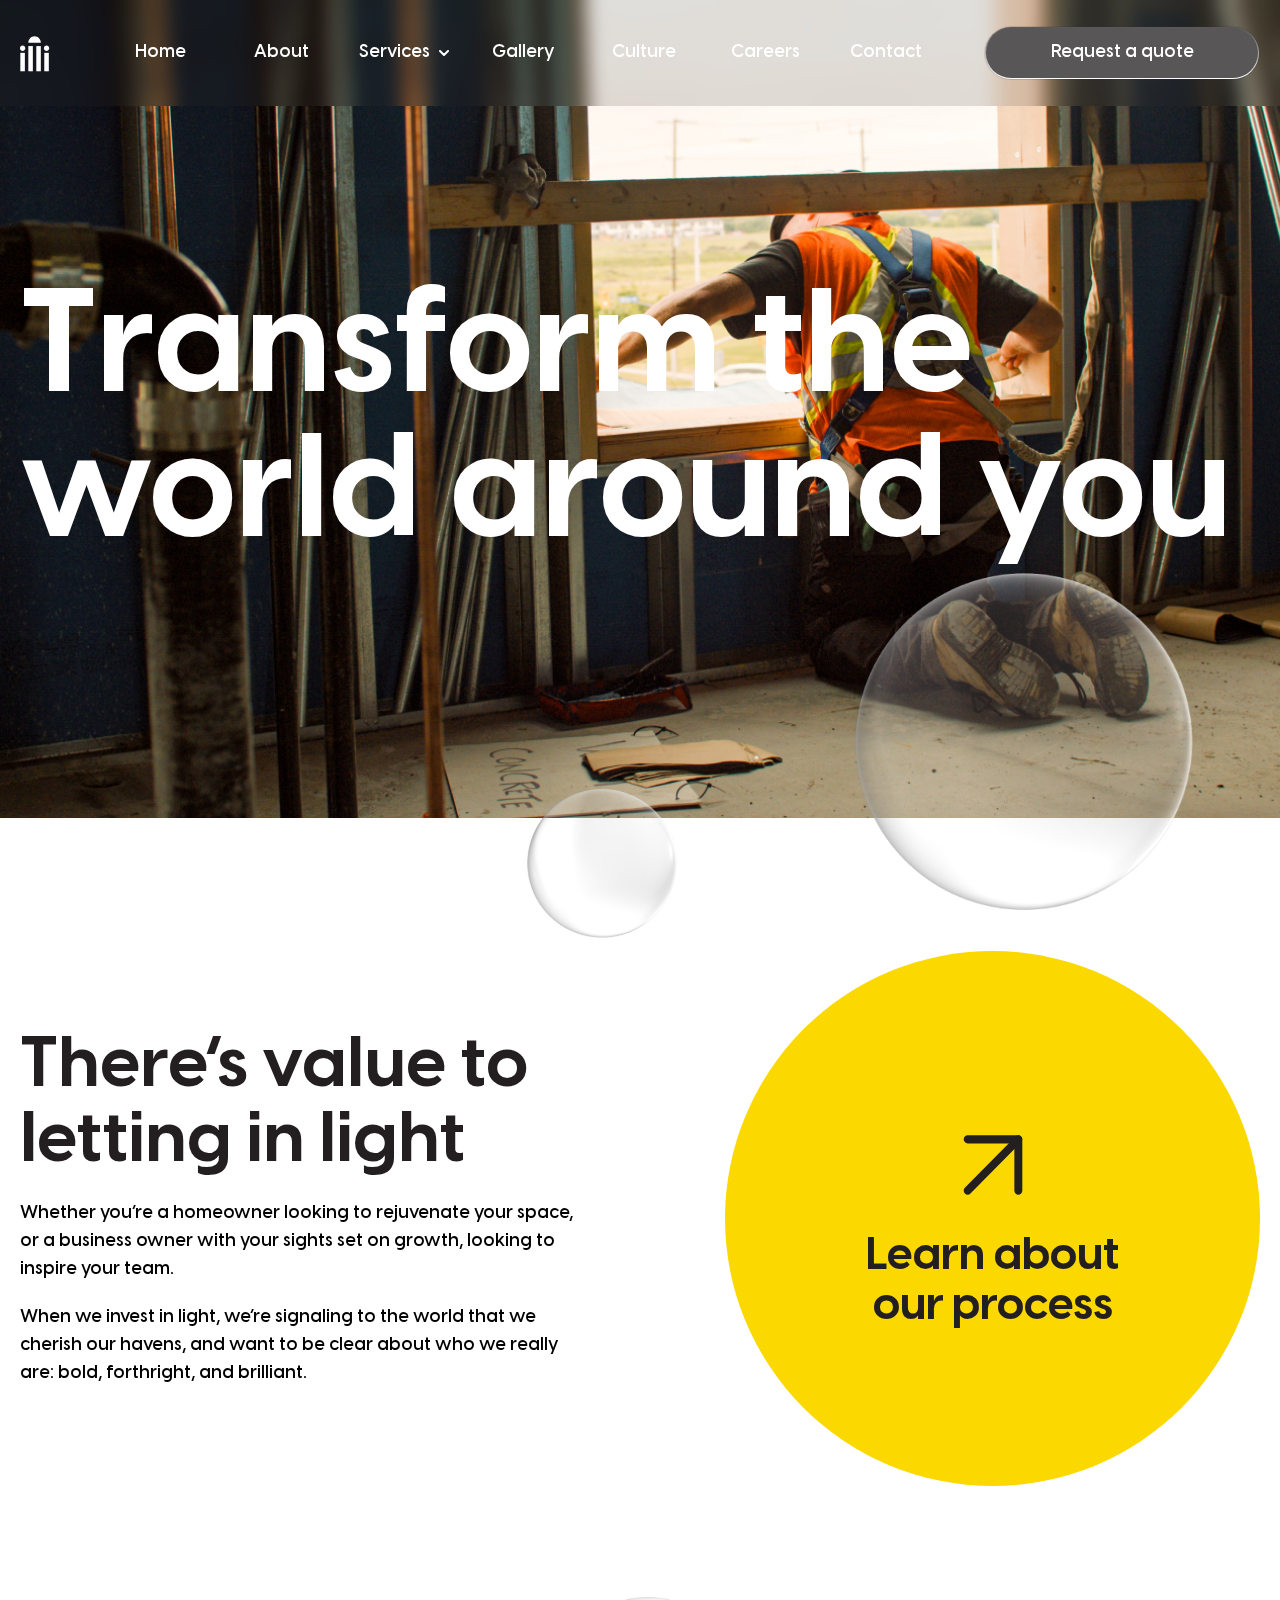
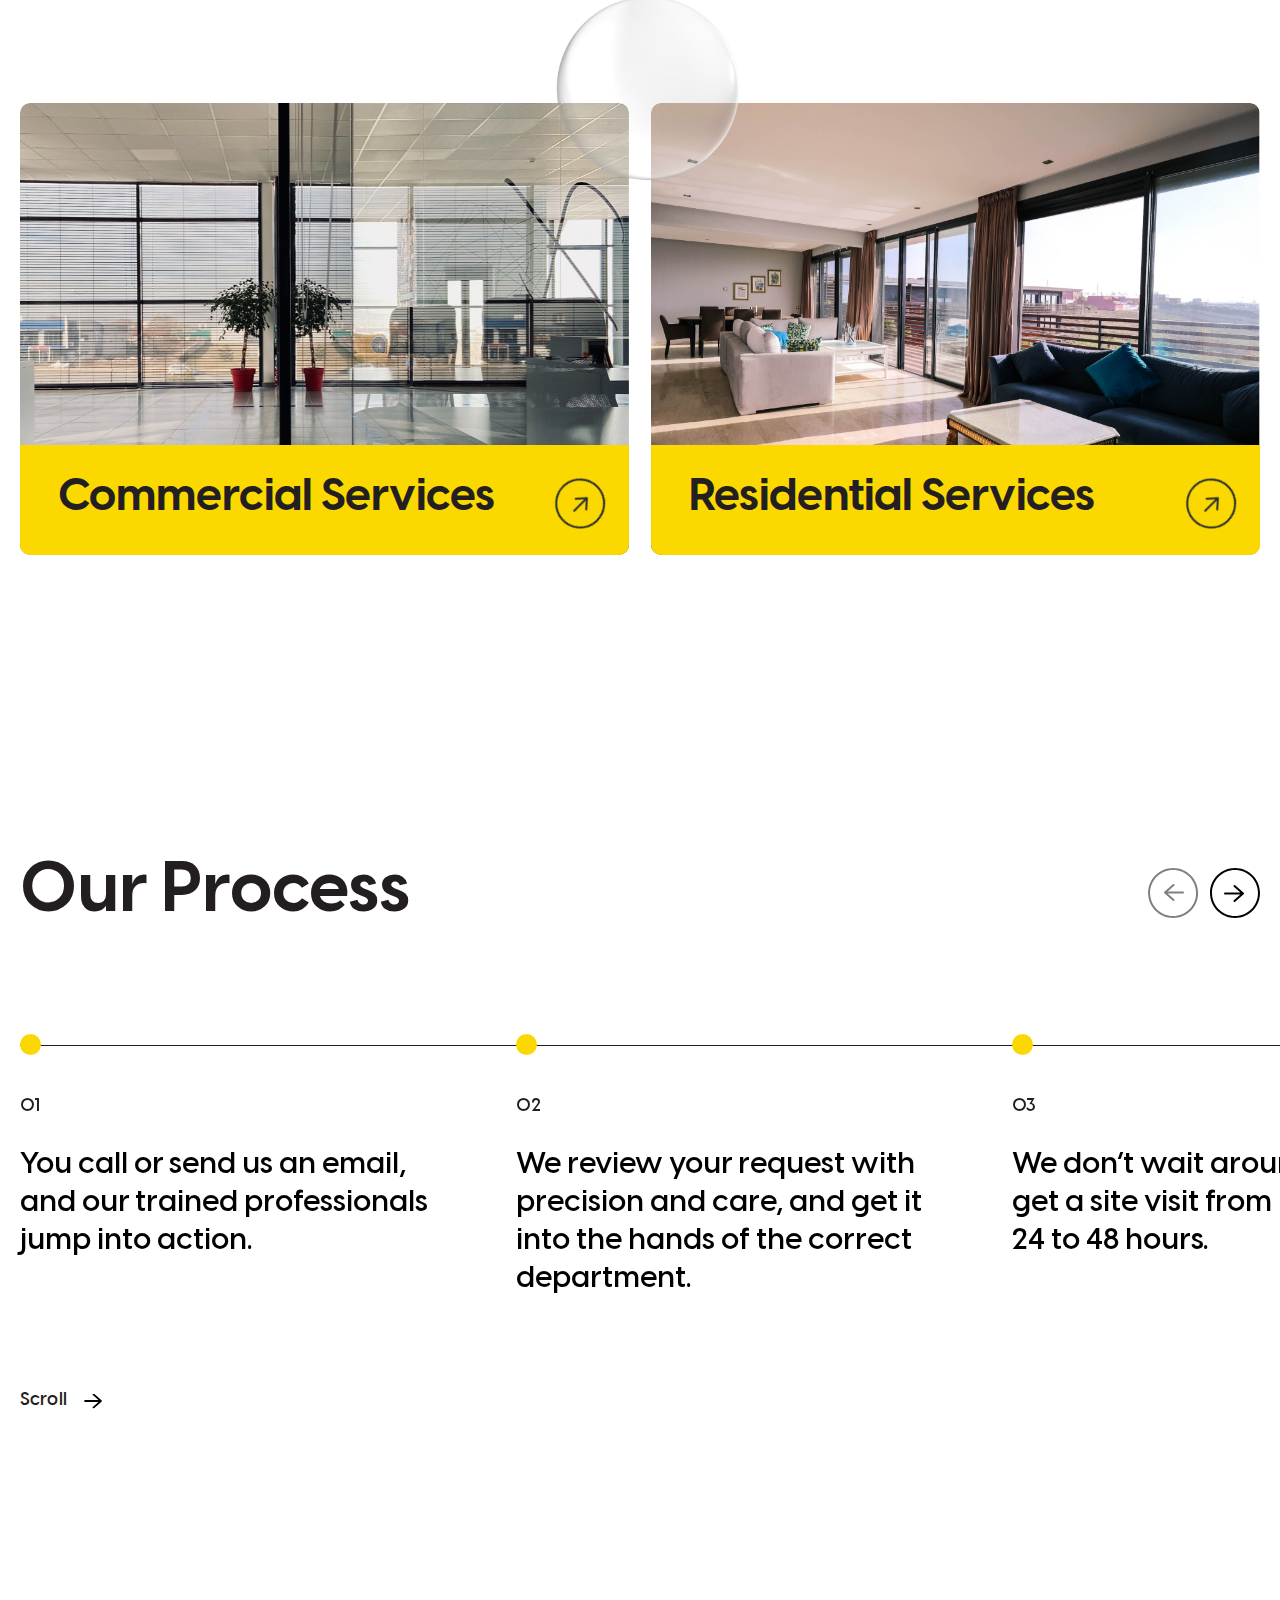
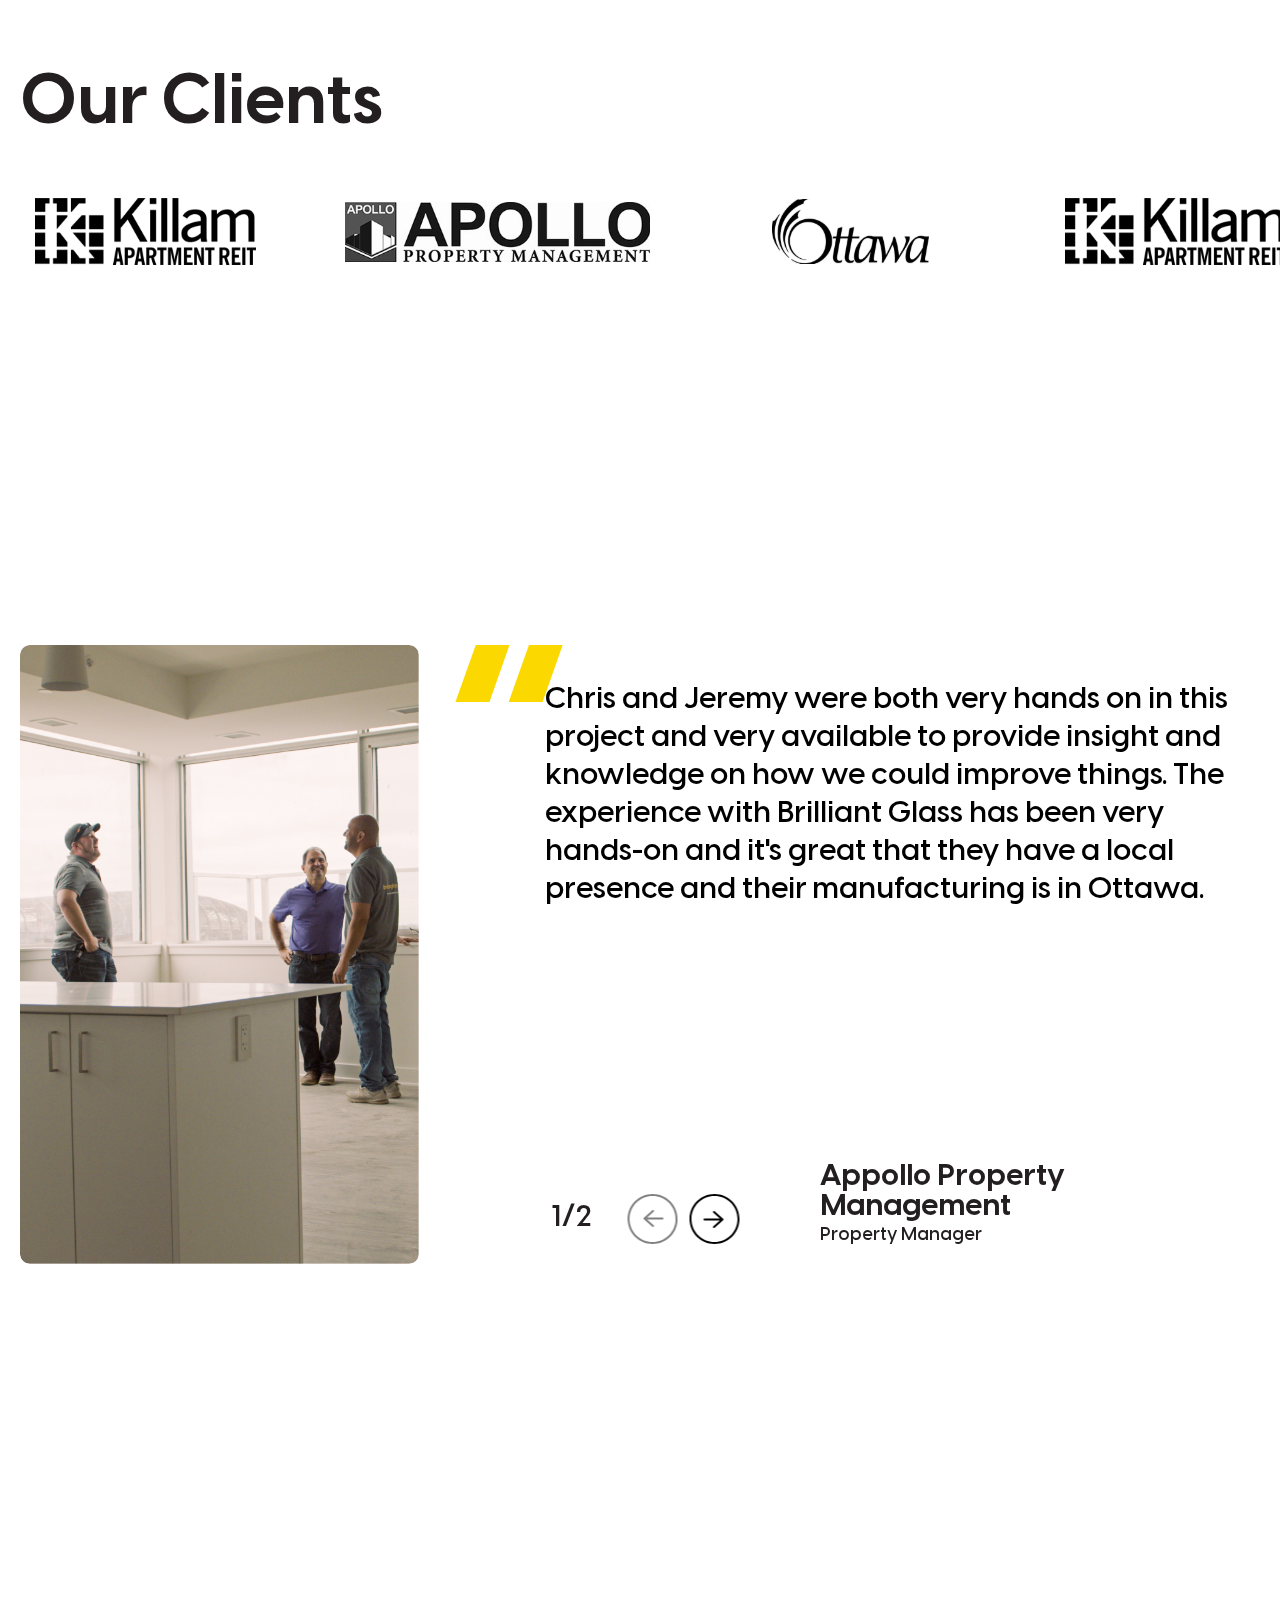
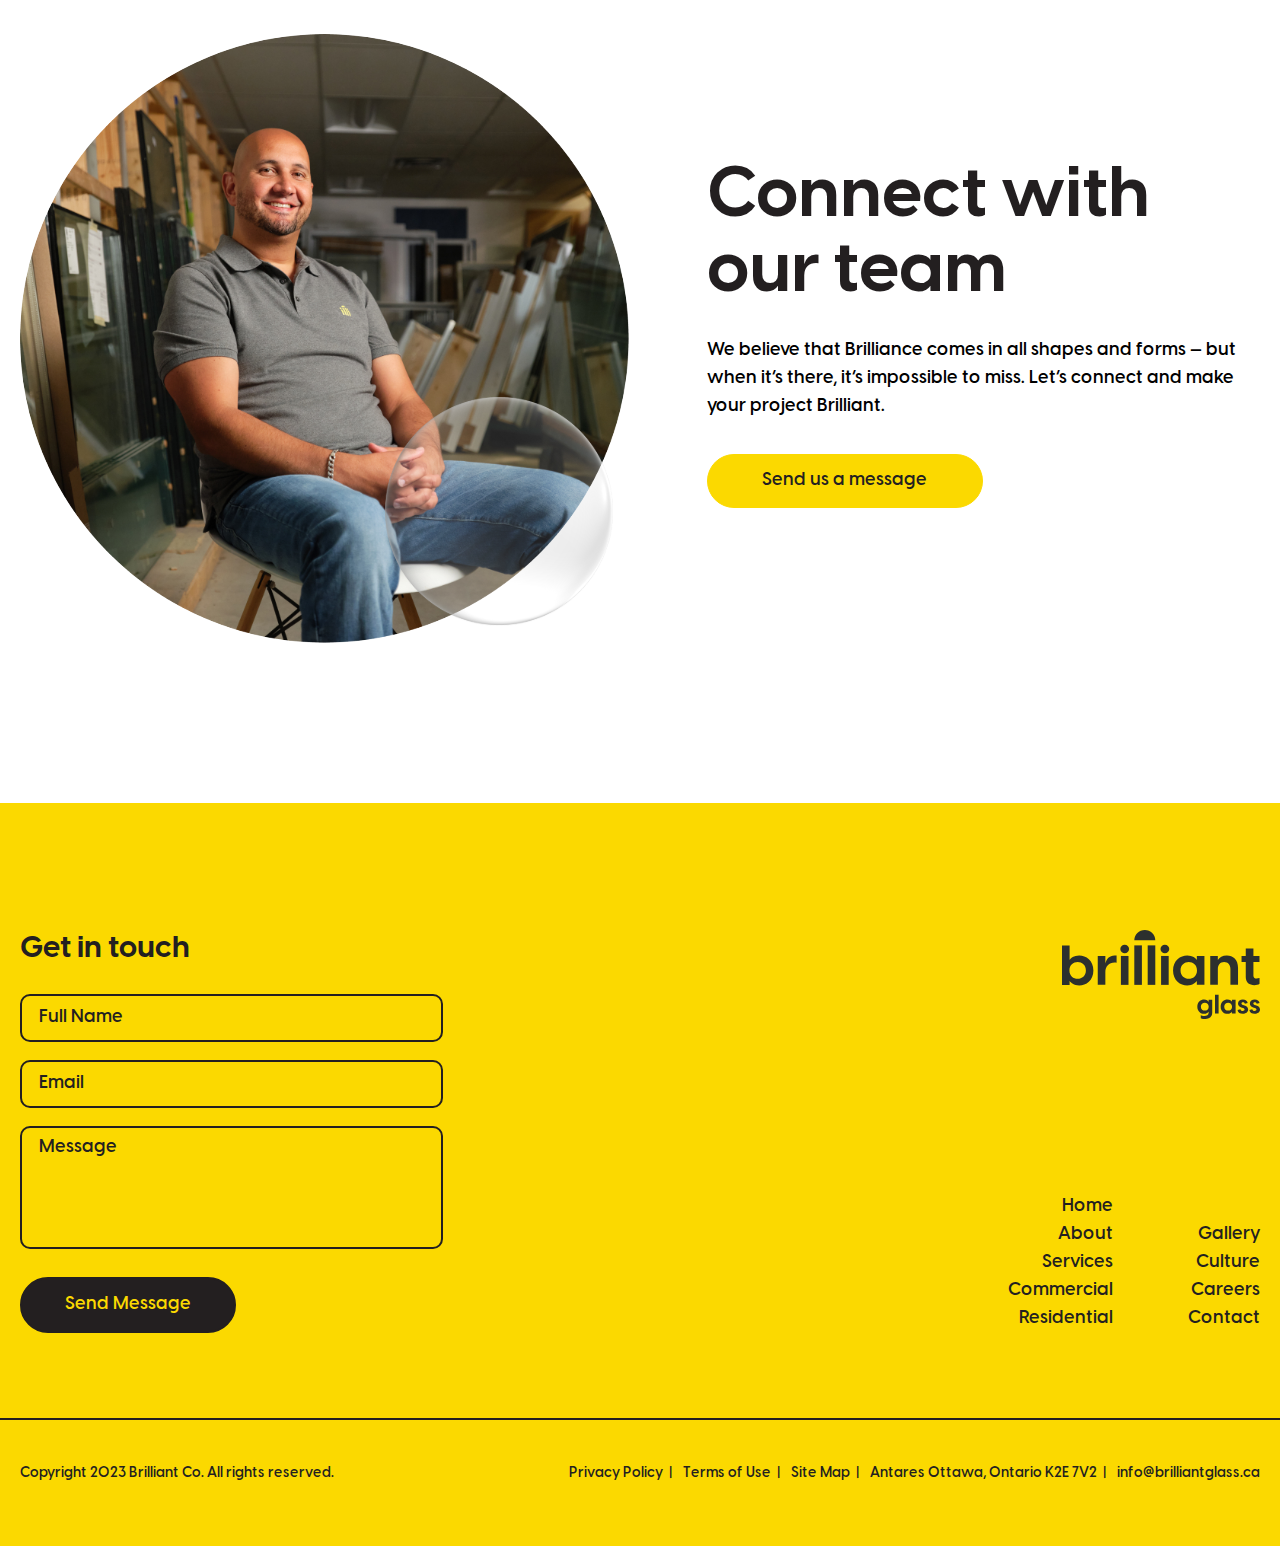
<file: services-main.html>
<!DOCTYPE html>
<html lang="en">

<head>
    <meta charset="utf-8">
    <meta name="viewport" content="width=device-width, minimum-scale=1.0, maximum-scale=1.0, initial-scale=1.0, user-scalable=no">
    <meta name="format-detection" content="telephone=no">
    <title> Brilliant Co | Services Main</title>

    <link rel="icon" type="image/x-icon" href="favicon/Favicon.svg">
    <link type="text/css" rel="stylesheet" href="css/slick-theme.min.css">
    <link type="text/css" rel="stylesheet" href="css/slick.min.css">
    <link type="text/css" rel="stylesheet" href="css/swiper-bundle.min.css">
    <link type="text/css" rel="stylesheet" href="css/style.css">
</head>

<body>
    <main class="main-wrap">
        <!-- Beginning header section -->
        <header class="main-header-section">
            <div class="common-wrap clear">
                <div class="header-inner flex-box flex-vertical-align">
                    <div class="logo-wrap">
                        <a href="index.html" class="logo">
                            <img src="svgs/logo.svg" alt="" class="logo-black">
                            <img src="svgs/logo-white.svg" alt="" class="logo-white">
                        </a>
                    </div>
                    <div class="nav-wrap">
                        <div class="nav-inner flex flex-vertical-align">
                            <nav class="main-nav">
                                <ul>
                                    <li><a href="index.html">Home</a></li>
                                    <li><a href="about.html">About</a></li>
                                    <li>
                                        <a href="services-main.html">Services</a>
                                        <span class="nav-arrow"></span>
                                        <div class="suvnav">
                                            <ul>
                                                <li><a href="commercial-services.html">Commercial</a></li>
                                                <li><a href="residential-services.html">Residential</a></li>
                                            </ul>
                                        </div>
                                    </li>
                                    <li><a href="gallery.html">Gallery</a></li>
                                    <li><a href="culture.html">Culture</a></li>
                                    <li><a href="careers.html">Careers</a></li>
                                    <li><a href="contact.html">Contact</a></li>
                                </ul>
                            </nav>
                            <div class="header-btn">
                                <a href="https://docs.google.com/forms/d/e/1FAIpQLSd40sAzUj8a_yyrw50zxd5Hf6qUYn1TB32S7llr58v3ISFeOQ/viewform" target="_blank" class="btn bg-yellow"><span>Request a quote</span> <img src="svgs/long-arrow-right.svg" alt=""></a>
                            </div>
                        </div>
                        <div class="hamburger-trigger mobi tab">
                            <div></div>
                        </div>
                    </div>
                </div>
            </div>
        </header>
        <!-- //End header section -->

        <!-- Beginning main content section 
            ==================================== -->
        <section class="main-content-wrap secondary-header service-page">
            
            <div class="secondary-hero-wrap">
                <div class="secondary-hero-bg">
                    <figure>
                        <img src="img/services/service-hero-bg.jpg" alt="hero-bg">
                    </figure>
                </div>
                <div class="common-wrap clear">
                    <div class="secondary-hero-inner flex">
                        <h1>Transform the world around you</h1>
                    </div>
                </div>
                <div class="secondary-hero-bubble">
                    <img src="img/services/Glass-Ball.png" alt="Glass-Ball">
                </div>
            </div>

            <div class="service-value-wrap">
                <div class="service-value-bubble">
                    <img src="svgs/Glass-Ball.svg" alt="">
                </div>
                <div class="common-wrap clear">
                    <div class="service-value-inner flex">
                        <div class="service-value-content-wrap flex">
                            <div class="service-value-content">
                                <h2>There’s value to letting in light</h2>
                                <p>Whether you’re a homeowner looking to rejuvenate your space, or a business owner with your sights set on growth, looking to inspire your team. </p>
                                <p>When we invest in light, we’re signaling to the world that we cherish our havens, and want to be clear about who we really are: bold, forthright, and brilliant.</p>
                            </div>
                        </div>
                        <a href="#" class="service-value-btn bottom-scroll-btn">
                            <img src="svgs/services/arrow.svg" alt="arrow">
                            <span>Learn about <br>
                                our process</span>
                        </a>
                    </div>
                </div>
            </div>

            <div class="service-block-wrap" id="service-block">
                <div class="service-block-bubble">
                    <img src="svgs/Glass-Ball.svg" alt="">
                </div>
                <div class="common-wrap clear">
                    <div class="service-block-item-wrap flex-box">
                        <a href="residential-services.html" class="service-block-item">
                            <figure>
                                <img src="img/Mask-group.jpg" alt="">
                            </figure>
                            <div class="service-block-item-content">
                                <h4>Commercial Services</h4>
                                <ul>
                                    <li>Curtain Wall</li>
                                    <li>Storefronts &amp; Entrance Systems</li>
                                    <li>Glazing (Interior &amp; Exterior)</li>
                                    <li>Architectural Films, Tints &amp; Coatings</li>
                                </ul>
                                <span><img src="svgs/circle-arrow-right.svg" alt=""></span>
                            </div>
                        </a>
                        <a href="" class="service-block-item">
                            <figure>
                                <img src="img/Residential-services.jpg" alt="">
                            </figure>
                            <div class="service-block-item-content">
                                <h4>Residential Services</h4>
                                <ul>
                                    <li>Curtain Wall</li>
                                    <li>Storefronts &amp; Entrance Systems</li>
                                    <li>Glazing (Interior &amp; Exterior)</li>
                                    <li>Architectural Films, Tints &amp; Coatings</li>
                                </ul>
                                <span><img src="svgs/circle-arrow-right.svg" alt=""></span>
                            </div>
                        </a>
                    </div>
                </div>
            </div>

            <div class="our-process-wrap">
                <div class="common-wrap clear">
                    <div class="our-process-inner flex">
                        <div class="our-process-title flex">
                            <h2>Our Process</h2>
                            <div class="slider-arrows flex">
                                <div class="slider-arrow slider-arrow-left process-button-prev">
                                    <img src="svgs/slider-arrow.svg" alt="slider-arrow">
                                </div>
                                <div class="slider-arrow slider-arrow-right process-button-next">
                                    <img src="svgs/slider-arrow.svg" alt="slider-arrow">
                                </div>
                            </div>
                        </div>
                        <div class="our-process-component-wrap flex swiper mySwiper">
                            <div class="swiper-wrapper">
                                <div class="our-process-component swiper-slide">
                                    <p>You call or send us an email, and our trained professionals jump into action. </p>
                                </div>
                                <div class="our-process-component swiper-slide">
                                    <p>We review your request with precision and care, and get it into the hands of the correct department.  </p>
                                </div>
                                <div class="our-process-component swiper-slide">
                                    <p>We don’t wait around: you’ll get a site visit from us within 24 to 48 hours.  </p>
                                </div>
                                <div class="our-process-component swiper-slide">
                                    <p>Back at our office, we’ll create a meticulously-detailed file about your request.  </p>
                                </div>
                                <div class="our-process-component swiper-slide">
                                    <p>Again, we don’t wait around: you’ll get a quote from us within 24 to 48 hours. If it looks good to you, we’ll request your deposit.  </p>
                                </div>
                                <div class="our-process-component swiper-slide">
                                    <p>From there, we’ll order the required materials, opting for Ottawa or Canada-made products whenever possible.  </p>
                                </div>
                                <div class="our-process-component swiper-slide">
                                    <p>We’re sticklers for quality control; after we receive the materials, we’ll make sure everything is up to our Brilliant standards.</p>
                                </div>
                                <div class="our-process-component swiper-slide">
                                    <p>Once we’re satisfied with the materials, we’ll work with you to create a schedule for our work — and then we’re ready to dive in! </p>
                                </div>
                            </div>
                        </div>
                        <div class="our-process-component-scroll flex">
                            <a href="#">Scroll</a>
                        </div>
                    </div>
                </div>
            </div>
            
            <div class="our-clients-wrap">
                <div class="common-wrap clear">
                    <div class="our-clients-inner flex">
                        <div class="our-clients-title">
                            <h2>Our Clients</h2>
                        </div>
                        <div class="our-clients-item-wrap flex">
                            <div class="our-clients-item">
                                <img src="svgs/apollo-logo.svg" alt="apollo-logo">
                            </div>
                            <div class="our-clients-item">
                                <img src="svgs/ottawa.svg" alt="ottawa">
                            </div>
                            <div class="our-clients-item">
                                <img src="svgs/killam.svg" alt="killam">
                            </div>
                            <!-- <div class="our-clients-item">
                                <img src="svgs/Timbercreek.svg" alt="Timbercreek">
                            </div> -->
                        </div>
                    </div>
                </div>
            </div>
            <div class="testimonial-wrap">
                <div class="common-wrap clear">
                    <div class="testimonial-inner flex">
                        <div class="testimonial-item-wrap">
                            <div class="testimonial-item">
                                <div class="testimonial-item-inner flex">
                                    <div class="testimonial-item-thumb">
                                        <figure>
                                            <img src="img/testimonial-item-thumb.jpg" alt="testimonial-item-thumb">
                                        </figure>
                                    </div>
                                    <div class="testimonial-item-content-wrap flex">
                                        <div class="testimonial-item-content">
                                            <h3>Chris and Jeremy were both very hands on in this project and very available to provide insight and knowledge on how we could improve things. The experience with Brilliant Glass has been very hands-on and it's great that they have a local presence and their manufacturing is in Ottawa.</h3>
                                        </div>
                                        <div class="testimonial-author-wrap flex">
                                            <div class="testimonial-author">
                                                <h5>Appollo Property Management</h5>
                                                <span>Property Manager</span>
                                            </div>
                                        </div>
                                    </div>
                                </div>
                            </div>
                            <div class="testimonial-item">
                                <div class="testimonial-item-inner flex">
                                    <div class="testimonial-item-thumb">
                                        <figure>
                                            <img src="img/testimonial-item-thumb-2.jpg" alt="testimonial-item-thumb">
                                        </figure>
                                    </div>
                                    <div class="testimonial-item-content-wrap flex">
                                        <div class="testimonial-item-content">
                                            <h3>My client is extremely happy and I'm looking forward to doing more business with Brilliant Glass, Chris and Jeremy. They did an awesome job. They were great leaders for their business and great communicators. They fulfilled their promises by delivering precisely what they had committed to do.</h3>
                                        </div>
                                        <div class="testimonial-author-wrap flex">
                                            <div class="testimonial-author">
                                                <h5>Appollo Property Management</h5>
                                                <span>Property Manager</span>
                                            </div>
                                        </div>
                                    </div>
                                </div>
                            </div>
                        </div>
                        <div class="testimonial-counter-and-arrow flex">
                            <div class="slider-arrows flex">
                                <div class="slider-arrow slider-arrow-left slick-prev">
                                    <img src="svgs/slider-arrow.svg" alt="slider-arrow">
                                </div>
                                <div class="slider-arrow slider-arrow-right slick-next">
                                    <img src="svgs/slider-arrow.svg" alt="slider-arrow">
                                </div>
                            </div>
                        </div>
                    </div>
                </div>
            </div>

            <div class="left-right-wrap">
                <div class="common-wrap clear">
                    <div class="left-right-inner flex-box flex-vertical-align">
                        <div class="left-thumb">
                            <figure>
                                <img src="img/left-right-thumb-2.jpg" alt="">
                            </figure>
                            <div class="left-glass-shape">
                                <img src="svgs/Glass-Ball-small.svg" alt="">
                            </div>
                        </div>
                        <div class="right-content-wrap">
                            <h2>Connect with our team</h2>
                            <p>We believe that Brilliance comes in all shapes and forms — but when it’s there, it’s impossible to miss. Let’s connect and make your project Brilliant.</p>
                            <div class="right-content-btn">
                                <a href="contact.html" class="btn bg-yellow"><span>Send us a message</span> <img src="svgs/long-arrow-right.svg" alt=""></a>
                            </div>
                        </div>
                    </div>
                </div>
            </div>

        </section>
        <!-- //End main content section -->

        <!-- Beginning footer section-->
        <footer class="main-footer-section">
            <div class="common-wrap clear">
                <div class="footer-inner flex">
                    <div class="footer-main flex">
                        <div class="footer-newsletter-wrap">
                            <div class="footer-logo mobi">
                                <a href="index.html"><img src="svgs/footer-logo.svg" alt="footer-logo"></a>
                            </div>
                            <h5>Get in touch</h5>
                            <form action="#">
                                <div class="input-row-wrap flex">
                                    <div class="input-row">
                                        <input type="text" placeholder="Full Name">
                                    </div>
                                    <div class="input-row">
                                        <input type="email" placeholder="Email">
                                    </div>
                                    <div class="input-row">
                                        <textarea placeholder="Message"></textarea>
                                    </div>
                                    <div class="input-row">
                                        <input type="submit" value="Send Message">
                                    </div>
                                </div>
                            </form>
                        </div>
                        <div class="footer-content-wrap flex">
                            <div class="footer-logo desk">
                                <a href="index.html"><img src="svgs/footer-logo.svg" alt="footer-logo"></a>
                            </div>
                            <div class="footer-widget-wrap flex">
                                <div class="footer-widget">
                                    <ul>
                                        <li><a href="index.html">Home</a></li>
                                        <li><a href="about.html">About</a></li>
                                        <li><a href="services-main.html">Services</a></li>
                                        <li><a href="commercial-services.html">Commercial</a></li>
                                        <li><a href="residential-services.html">Residential</a></li>
                                    </ul>
                                </div>
                                <div class="footer-widget">
                                    <ul>
                                        <li><a href="gallery.html">Gallery</a></li>
                                        <li><a href="culture.html">Culture</a></li>
                                        <li><a href="careers.html">Careers</a></li>
                                        <li><a href="contact.html">Contact</a></li>
                                    </ul>
                                </div>
                            </div>
                        </div>
                    </div>
                    <div class="footer-bottom flex">
                        <div class="footer-copyright">
                            <p>Copyright 2023 Brilliant Co. All rights reserved.</p>
                        </div>
                        <div class="footer-nav">
                            <ul>
                                <li><a href="#">Privacy Policy</a></li>
                                <li><a href="#">Terms of Use</a></li>
                                <li><a href="#">Site Map</a></li>
                                <li><a href="#">Antares Ottawa, Ontario K2E 7V2</a></li>
                                <li><a href="mailto:info@brilliantglass.ca">info@brilliantglass.ca</a></li>
                            </ul>
                        </div>
                    </div>
                </div>
            </div>
        </footer>
        <!-- //End main footer section -->
    </main>

    <script type="text/javascript" src="js/jquery-3.5.1.min.js"></script>
    <script type="text/javascript" src="js/slick.min.js"></script>
    <script type="text/javascript" src="js/swiper-bundle.min.js"></script>
    <script type="text/javascript" src="js/headroom.js"></script>
    <script type="text/javascript" src="js/common-scripts.js" defer></script>
</body>

</html>
</file>
<file: css/style.css>
/* Typography */

@font-face {
    font-family: 'VisbyCFDemiBold';
    src: url('../fonts/VisbyCFDemiBold.eot');
    src: url('../fonts/VisbyCFDemiBold.eot') format('embedded-opentype'),
         url('../fonts/VisbyCFDemiBold.woff2') format('woff2'),
         url('../fonts/VisbyCFDemiBold.woff') format('woff'),
         url('../fonts/VisbyCFDemiBold.ttf') format('truetype'),
         url('../fonts/VisbyCFDemiBold.svg#VisbyCFDemiBold') format('svg');
}


@font-face {
    font-family: 'VisbyCFBold';
    src: url('../fonts/VisbyCFBold.eot');
    src: url('../fonts/VisbyCFBold.eot') format('embedded-opentype'),
         url('../fonts/VisbyCFBold.woff2') format('woff2'),
         url('../fonts/VisbyCFBold.woff') format('woff'),
         url('../fonts/VisbyCFBold.ttf') format('truetype'),
         url('../fonts/VisbyCFBold.svg#VisbyCFBold') format('svg');
}






:root{
    
    --visbycfbold: 'VisbyCFBold', sans-serif;
    --visbycfdemibold: 'VisbyCFDemiBold', sans-serif;
    
    /*Colors*/
    --white: #ffffff;
    --black: #231f20;
    --yellow: #FBD900;
    
}

/* // End typography */


/*	Resets
------	*/

html, body, div, span, object, iframe, h1, h2, h3, h4, h5, h6, p, blockquote, pre, a, abbr, address, cite, code, del, dfn, em, img, ins, kbd, q, samp, small, strong, sub, sup, var, b, i, hr, dl, dt, dd, ol, ul, li, fieldset, form, label, legend, table, caption, tbody, tfoot, thead, tr, th, td, article, aside, canvas, details, figure, figcaption, hgroup, menu, footer, header, nav, section, summary, time, mark, audio, video {margin: 0; padding: 0; border: 0; }

ul{list-style: none;}
article, aside, canvas, figure, figure img, figcaption, hgroup, footer, header, nav, section, audio, video{display: block;}

blockquote, q{quotes: none;}
blockquote:before, blockquote:after,
q:before, q:after{content: ''; content: none;}
table{border-collapse: collapse; border-spacing: 0;}
b, strong{font-weight: bold;}
[type="checkbox"], [type="radio"]{-webkit-box-sizing: border-box;box-sizing: border-box; padding: 0;}
[type="search"]{-webkit-appearance: textfield; outline-offset: -2px;}
[type="search"]::-webkit-search-decoration{-webkit-appearance: none;}
::-webkit-file-upload-button{-webkit-appearance: button; font: inherit;}

.clear:after{content:".";display:block;clear:both;visibility:hidden;line-height:0;height:0}
a img{border:0; width: auto; height: auto; max-width: 100%; vertical-align: bottom; border-style: none; -webkit-perspective: 0; perspective: 0; -webkit-backface-visibility: hidden; -webkit-transform: translate3d(0,0,0); visibility: visible; backface-visibility: hidden;}
a,input,select,textarea{outline:none; border-radius: 0;}
img{width: auto; height: auto; max-width: 100%; vertical-align: bottom; border-style: none; -webkit-perspective: 0; perspective: 0; -webkit-backface-visibility: hidden; -webkit-transform: translate3d(0,0,0); visibility: visible; backface-visibility: hidden;}

/* Selection colours (easy to forget) */
img::-moz-selection{background: transparent;}
img::selection{background: transparent;}
img::-moz-selection{background: transparent;}
a{text-decoration: none; display: inline-block;}

input[type='number']{-moz-appearance:textfield;}
input::-webkit-outer-spin-button,
input::-webkit-inner-spin-button{-webkit-appearance: none;}
input::-moz-focus-inner{border:0; padding: 0; }
input:invalid,
input:required{-webkit-box-shadow: none;box-shadow: none;}
input[type="search"]::-webkit-search-decoration,
input[type="search"]::-webkit-search-cancel-button,
input[type="search"]::-webkit-search-results-button,
input[type="search"]::-webkit-search-results-decoration{display: none;}
input:required { -webkit-box-shadow:none; box-shadow:none; }
input::-moz-focus-inner{box-shadow:0 0 0px transparent;}
input[type="text"],input[type="email"],input[type="tel"],input[type="search"],input[type="number"],input[type="submit"],input[type="password"],select,textarea{-webkit-appearance:none;-moz-appearance:none;appearance:none;}

/*	Resets
------	*/
html{height: 100%; max-height: 100%; min-height: 100%; overflow: hidden; overflow-y: scroll;}
body{background: rgb(255,255,255); -webkit-text-size-adjust: 100%; -moz-text-size-adjust:100%; -moz-osx-font-smoothing:grayscale;-webkit-font-smoothing:antialiased; font-size: 18px; line-height: 28px; font-family: var(--visbycfdemibold); font-weight: normal;}

*{-webkit-box-sizing: border-box; box-sizing: border-box;}


/* ======= Flex ======= */
.flex-box{ display: -webkit-box; display: -ms-flexbox; display: flex; -webkit-box-orient: horizontal; -webkit-box-direction: normal; -ms-flex-flow: row wrap; flex-flow: row wrap; -webkit-box-pack: justify; -ms-flex-pack: justify; justify-content: space-between;}
.flex-horizontal-align{-webkit-box-pack: center; -ms-flex-pack: center; justify-content: center;}
.flex-vertical-align{-webkit-box-align: center; -ms-flex-align: center; align-items: center;}
.flex-top-align{-webkit-box-align: flex-start; -ms-flex-align: flex-start; align-items: flex-start;}
.flex-bottom-align{-webkit-box-align: flex-end; -ms-flex-align: end; align-items: flex-end;}
.flex-right-align{-webkit-box-pack: end;-ms-flex-pack: end;justify-content: flex-end}
.flex-content-align{ -ms-flex-line-pack: center; align-content: center;}
.order-1{ -moz-order: 1; -ms-order: 1; -webkit-box-ordinal-group: 2; -ms-flex-order: 1; order: 1;}
.order-2{ -moz-order: 2; -ms-order: 2; -webkit-box-ordinal-group: 3; -ms-flex-order: 2; order: 2;}
.flex{ display: -moz-flex; display: -ms-flex; display: -o-flex; display: -webkit-box; display: -ms-flexbox; display: flex; -webkit-box-orient: horizontal; -webkit-box-direction: normal; -ms-flex-flow: row wrap; flex-flow: row wrap;}

.align-content > div{ display: -moz-flex; display: -ms-flex; display: -o-flex; display: -webkit-box; display: -ms-flexbox; display: flex; -webkit-box-orient: vertical; -webkit-box-direction: normal; -ms-flex-flow: column wrap; flex-flow: column wrap}
.align-content-inner{-webkit-box-flex: 1;-ms-flex: 1 0 auto;flex: 1 0 auto; display: -webkit-box; display: -ms-flexbox; display: flex; -ms-flex-wrap: wrap; flex-wrap: wrap; -webkit-box-orient: vertical; -webkit-box-direction: normal; -ms-flex-direction: column; flex-direction: column;}
/*.align-content-inner p{margin-top: auto;}*/

/* ======= Flex ======= */




/* Global style */
h1, h2, h4, h5{font-family: var(--visbycfbold); font-weight: normal; font-style: normal; color: var(--black);}
h1{font-size: 145px; line-height: 145px;}
h2{font-size: 70px; line-height: 75px;}
h3{font-size: 55px; line-height: 65px; font-family: var(--visbycfdemibold);}
h4{font-size: 45px; line-height: 50px;}

dfn, address, em{font-style: normal;}
label, input[type="submit"]{cursor: pointer;}
button:focus{outline: none;}
.btn{-webkit-transition: all .4s ease-in-out, color 0s ease; -o-transition: all .4s ease-in-out, color 0s ease; transition: all .4s ease-in-out, color 0s ease; min-width: 276px; height: 30px; font-size: 18px; line-height: 28px; position: relative; min-height: 54px; padding: 12px 0; font-family: var(--visbycfdemibold);}
.btn span{-webkit-transition: all 0.4s ease-in-out;-o-transition: all 0.4s ease-in-out;transition: all 0.4s ease-in-out; float: left; width: 100%; text-align: center;}
.btn:hover span{-webkit-transform: translateX(-33px);-ms-transform: translateX(-33px);transform: translateX(-33px);}
.btn img{width: 18px; line-height: 15px; position: absolute; top: 50%; -webkit-transform: translate(0, -50%); -ms-transform: translate(0, -50%); transform: translate(0, -50%); right: 23px; -webkit-transition: 0.4s ease-in-out; -o-transition: 0.4s ease-in-out; transition: 0.4s ease-in-out; z-index: 3; opacity: 0;}
.btn:hover img{-webkit-transform: translate(-10px, -50%);-ms-transform: translate(-10px, -50%);transform: translate(-10px, -50%); opacity: 1;}
.bg-yellow{border-radius: 50px; background: #FBD900; color: #231F20; border: 1px solid var(--yellow);}
.bg-yellow:hover{border: 1px solid #231F20; background-color: transparent;}

.bg-outline{border-radius: 50px; background-color: transparent; color: var(--black); -webkit-transition: all 0.4s ease-in-out, color 0s ease; -o-transition: all 0.4s ease-in-out, color 0s ease; transition: all 0.4s ease-in-out, color 0s ease; border: 1px solid var(--black);}

.bg-black{border-radius: 50px; background-color: var(--black); color: var(--yellow); -webkit-transition: background 0.4s ease-in-out, color 0s ease; -o-transition: background 0.4s ease-in-out, color 0s ease; transition: background 0.4s ease-in-out, color 0s ease; border: 1px solid var(--black);}
.bg-black:hover{border: 1px solid #231F20; color: var(--black); background-color: transparent;}

.bg-gray{border-radius: 50px; border: 1px solid transparent; color: var(--white); background: transparent; -webkit-backdrop-filter: blur(80px); backdrop-filter: blur(80px);}
.bg-gray span{position: relative; z-index: 3; -webkit-transition: 0.4s ease-in-out; -o-transition: 0.4s ease-in-out; transition: 0.4s ease-in-out;}
.bg-gray:after{content: ''; position: absolute; top: 50%; left: 50%; -webkit-transform: translate(-50%, -50%); -ms-transform: translate(-50%, -50%); transform: translate(-50%, -50%); width: calc(100% - 2px); height: calc(100% - 2px); background-color: #585656; z-index: 1; border-radius: 52px; -webkit-transition: 0.4s ease-in-out; -o-transition: 0.4s ease-in-out; transition: 0.4s ease-in-out;}
.bg-gray:before{content: ''; position: absolute; top: 0; left: 0; right: 0; bottom: 0; width: 100%; height: 100%; border-radius: inherit; background: -webkit-gradient(linear, left bottom, left top, from(rgba(255,255,255,1)), to(#585656)); background: -o-linear-gradient(bottom, rgba(255,255,255,1) 0%, #585656 100%); background: linear-gradient(0deg, rgba(255,255,255,1) 0%, #585656 100%); z-index: 0; -webkit-transition: 0.4s ease-in-out; -o-transition: 0.4s ease-in-out; transition: 0.4s ease-in-out;}

.bg-gray:hover {border-color: var(--yellow); background: var(--yellow); color: var(--black)}
.bg-gray:hover:after { background-color: var(--yellow); }
.bg-gray:hover:before { opacity: 0; }


.mobi{display: none;}
.tab{display: none;}
.desk{display: block;}

.common-wrap{max-width: 1360px; margin: 0 auto; clear: both; padding: 0 20px;}
.common-wrap .common-wrap{padding: 0;}

.centerY { position: absolute; left: 0; right: 0; text-align: center; top: 50%; width: 100%; -webkit-transform: translateY(-50%); -ms-transform: translateY(-50%); transform: translateY(-50%); color: #ffffff; }

/* Flex style */
.flex-box{ display: -webkit-box; display: -ms-flexbox; display: flex; -webkit-box-orient: horizontal; -webkit-box-direction: normal; -ms-flex-flow: row wrap; flex-flow: row wrap; -webkit-box-pack: justify; -ms-flex-pack: justify; justify-content: space-between;}
.flex-horizontal-align{-webkit-box-pack: center; -ms-flex-pack: center; justify-content: center;}
.flex-vertical-align{-webkit-box-align: center; -ms-flex-align: center; align-items: center;}
.flex-bottom-align{-webkit-box-align: flex-end; -ms-flex-align: end; align-items: flex-end;}
.flex-content-align{ -ms-flex-line-pack: center; align-content: center;}
.order-1{ -moz-order: 1; -ms-order: 1; -webkit-box-ordinal-group: 2; -ms-flex-order: 1; order: 1;}
.order-2{ -moz-order: 2; -ms-order: 2; -webkit-box-ordinal-group: 3; -ms-flex-order: 2; order: 2;}
.flex{ display: -moz-flex; display: -ms-flex; display: -o-flex; display: -webkit-box; display: -ms-flexbox; display: flex;}
/* End Flex style */

section, footer, header{float: left; width: 100%; position: relative;}

body,html{height: 100%;}

.main-wrap{min-height: 100%; overflow: hidden;  position: relative; overflow-x: hidden;}


.navShown {overflow: hidden;}



.main-header-section{float: left; width: 100%; padding: 26px 0; position: absolute; top: 0; left: 0; z-index: 9;}
.header-inner{float: left; width: 100%;}
.logo-wrap{float: left; width: 30px; height: 35px; position: relative; z-index: 1;}
.logo-wrap a{width: 100%; height: 100%;}
.logo-wrap img{position: absolute; top: 0; left: 0; -webkit-transition: all 0.4s ease-in-out; -o-transition: all 0.4s ease-in-out; transition: all 0.4s ease-in-out;}
.nav-wrap{float: left; width: calc(100% - 40px);}
.nav-inner{float: right; width: 100%; max-width: 1147px; -webkit-box-pack: justify; -ms-flex-pack: justify; justify-content: space-between;}
.main-nav{float: left; width: calc(100% - 276px);}
.main-nav ul{float: left; width: 100%; display: -moz-flex; display: -ms-flex; display: -o-flex; display: -webkit-box; display: -ms-flexbox; display: flex; -webkit-box-orient: horizontal; -webkit-box-direction: normal; -ms-flex-flow: row wrap; flex-flow: row wrap; -webkit-box-pack: justify; -ms-flex-pack: justify; justify-content: space-between; max-width: 820px;}
.main-nav ul li{min-width: 94px; text-align: center; position: relative;}
.main-nav ul li a{font-size: 18px; line-height: 30px; color: #2C302E; text-align: center; position: relative;}
.main-nav ul li a:after { content: ''; position: absolute; top: auto; left: auto; right: 0; bottom: 0; width: 0px; height: 2px; border-radius: 10px; background: var(--black); -webkit-transition: 0.4s ease; -o-transition: 0.4s ease; transition: 0.4s ease;}
.main-nav ul li a:hover:after{width: 100%; left: 0;}
.header-btn{float: left; width: auto;}
.header-btn a{float: left;}


.hamburger-trigger {float: left; width: 40px; height: 24px; position: relative; z-index: 9; cursor: pointer;}
.hamburger-trigger div {width: 100%; height: 2px; background-color: var(--black); position: absolute; top: auto; bottom: 3px; cursor: pointer; border-radius: 10px; -webkit-transition: 0.4s ease; -o-transition: 0.4s ease; transition: 0.4s ease;}
.hamburger-trigger div:before{content: ''; position: absolute; top: 0; left: 0; width: 100%; height: 2px; background-color: var(--black); border-radius: 10px; -webkit-transition: 0.4s ease; -o-transition: 0.4s ease; transition: 0.4s ease;}
.hamburger-trigger div:before { top: -15px; }
.navShown .hamburger-trigger div{bottom: 10px; -webkit-transform: rotate(45deg); -ms-transform: rotate(45deg); transform: rotate(45deg); background-color: var(--white);}
.navShown .hamburger-trigger div:before{top: 0; -webkit-transform: rotate(-90deg); -ms-transform: rotate(-90deg); transform: rotate(-90deg); background-color: var(--white);}
.navShown .nav-inner{-webkit-transform: translateX(0);-ms-transform: translateX(0);transform: translateX(0)}
.navShown .main-nav{-webkit-transform: translateX(0);-ms-transform: translateX(0);transform: translateX(0)}
img.logo-white { opacity: 0; }
.navShown .logo-wrap img.logo-black { opacity: 0; }
.navShown .logo-wrap img.logo-white { opacity: 1; }

.has-sub-nav{padding-right: 15px;}
.has-sub-nav:after{position: absolute; top: 50%; right: 0; content: ''; background-repeat: no-repeat; background-size: 100% 100%; background-position: center center; background-image: url(../svgs/bottom-arrow.svg); width: 10px; height: 6px; -webkit-transform: translateY(-50%); -ms-transform: translateY(-50%); transform: translateY(-50%);}
.secondary-header .has-sub-nav:after{background-image: url(../svgs/bottom-arrow-white.svg);}
.suvnav{float: left; position: absolute; top: 30px; left: 50%; -webkit-transform: translateX(-50%); -ms-transform: translateX(-50%); transform: translateX(-50%); display: none;}
.suvnav ul{width: 100%;}
.suvnav ul li{width: 100%; text-align: center;}

.main-nav ul li .nav-arrow{display: none;}

.main-header-section.secondary-header{background-color: rgba(44, 48, 46, 0.15); -webkit-backdrop-filter: blur(10px); backdrop-filter: blur(10px);}

.headroom{position: fixed; transition: .35s ease-in-out;}
.headroom--not-top.headroom--not-bottom{transform: translateY(-100%);}
.headroom.headroom--not-bottom.headroom--not-top.slidedown{transform: translateY(0); box-shadow: 0 2px 7px 0 rgba(161, 179, 191, 0.15); background-color: var(--white);}
.headroom.headroom--not-bottom.headroom--not-top.slideup{transform: translateY(-100%);}
.headroom.headroom--bottom{transform: translateY(-100%);}
.main-header-section.secondary-header.headroom.headroom--not-bottom.headroom--not-top.slidedown{background-color: rgba(44, 48, 46, 0.3); -webkit-backdrop-filter: blur(10px); backdrop-filter: blur(10px);}

.hero-wrap{float: left; width: 100%; padding: 115px 0; min-height: 820px; height: 100vh; position: relative;}
.hero-wrap:before{content: ''; position: absolute; top: 0; left: 0; width: 100%; height: 100%; background-color: var(--yellow); -webkit-transition: 0.8s ease; -o-transition: 0.8s ease; transition: 0.8s ease;}
.loaded .hero-wrap:before{width: 0;}
.hero-inner{float: left; width: 100%; position: relative; z-index: 1;}
.hero-heading{float: left; width: 100%; text-align: center; display: -webkit-box; display: -ms-flexbox; display: flex; -webkit-box-orient: horizontal; -webkit-box-direction: normal; -ms-flex-flow: row wrap; flex-flow: row wrap; -webkit-box-pack: center; -ms-flex-pack: center; justify-content: center; position: relative;}
.hero-heading figure{position: absolute; top: -100%; left: 50%; -webkit-transform: translate(-50%, 10%); -ms-transform: translate(-50%, 10%); transform: translate(-50%, 10%);}
.hero-inner h1{text-align: center;}
.hero-inner p{max-width: 648px; margin-top: 80px; font-size: 30px; line-height: 38px; text-align: center; position: relative; z-index: 1}
.hero-btn-group{float: left; width: 100%; margin-top: 65px;}
.hero-btn-group a{margin: 0 18px;}

.left-right-wrap{float: left; width: 100%; padding: 160px 0;}
.left-right-inner{float: left; width: 100%;}
.left-thumb{float: left; width: 49.091%; position: relative;}
.left-thumb figure{float: left; width: 100%;}
.left-thumb figure img{width: 100%; height: 100%; -o-object-fit: cover; object-fit: cover;}
.left-glass-shape{position: absolute; width: 71.298%; top: auto; right: -50%; bottom: -50%; -webkit-transform: translate(-50%, -50%); -ms-transform: translate(-50%, -50%); transform: translate(-50%, -50%);}
.right-content-wrap{float: left; width: 44.62121212121212%;}
.right-content-wrap p{margin-top: 27px; max-width: 535px;}
.right-content-btn{float: left; width: 100%; margin-top: 33px;}


.service-block-wrap{float: left; width: 100%; padding: 51px 0 155px;}
.service-block-title{float: left; width: 100%;}
.service-block-title h3{max-width: 810px; text-align: center;}
.service-block-title p{max-width: 550px; text-align: center; margin-top: 27px;}
.service-block-item-wrap{float: left; width: 100%; margin-top: 170px;}
.service-block-item{float: left; width: 49.09090909090909%; position: relative; border-radius: 10px; overflow: hidden;}

.service-block-item-content {position: absolute; top: auto; left: 0; bottom: 0; width: 100%; height: 110px; background: var(--yellow); padding: 28px 12px 16px 38px; display: -moz-flex; display: -ms-flex; display: -o-flex; display: -webkit-box; display: -ms-flexbox; display: flex; -webkit-box-orient: horizontal; -webkit-box-direction: normal; -ms-flex-flow: row wrap; flex-flow: row wrap; -ms-flex-line-pack: start; align-content: flex-start; -webkit-box-align: start; -ms-flex-align: start; align-items: flex-start; -webkit-transition: all 0.4s ease-in-out; -o-transition: all 0.4s ease-in-out; transition: all 0.4s ease-in-out; overflow: hidden;}
.service-block-item:hover .service-block-item-content { padding: 53px 12px 16px 38px; height: 100%; }
.service-block-item-content h4{margin-bottom: 32px; width: 100%}
.service-block-item-content ul{float: left; width: 100%;}
.service-block-item-content ul li{margin-bottom: 28px; font-size: 30px; line-height: 38px; color: var(--black);}
.service-block-item-content span { width: 71px; height: 71px; border-radius: 100%; overflow: hidden; position: absolute; bottom: 16px; right: 13px; -webkit-transition: 0.4s ease; -o-transition: 0.4s ease; transition: 0.4s ease; -webkit-transform: rotate(-45deg); -ms-transform: rotate(-45deg); transform: rotate(-45deg);}
.service-block-item:hover .service-block-item-content span {-webkit-transform: rotate(0deg);-ms-transform: rotate(0deg);transform: rotate(0deg);}


.brilliance-means-wrap{float: left; width: 100%; padding: 155px 0 162px;}
.brilliance-means-wrap .common-wrap{max-width: 1136px;}
.brilliance-means-inner{float: right; width: 100%; max-width: 1016px;}
.brilliance-means-title { float: left; width: 100%; max-width: 902px; }
.brilliance-means-title figure{float: left; width: 262px; shape-outside: url(../img/brilliance-means-1.jpg); margin-right: 22px; margin-bottom: 0;}
.brilliance-means-title h3 { margin-top: 33px; }
.brilliance-means-title p {float: right; max-width: 428px; margin-right: -66px; margin-top: -10px;}

.brilliance-means-thumb-wrap{float: left; width: 100%; padding-left: 8px; margin-top: -104px; -webkit-box-align: end; -ms-flex-align: end; align-items: flex-end;}
.brilliance-means-thumb{float: left; width: 44.445%;}
.brilliance-means-thumb:nth-child(2){width: 47.719%;}


.request-quote-wrap{float: left; width: 100%; padding: 162px 0 235px;}
.request-quote-inner{float: left; width: 100%;}
.request-quote-inner h3{max-width: 648px; text-align: center;}
.request-quote-btn{float: left; width: 100%; text-align: center; margin-top: 40px;}



/* Start Our Work Style */
.our-wrok-wrap{float: left; width: 100%; padding: 197px 0 246px; background-color: var(--yellow);}
.our-wrok-wrap .common-wrap{overflow: visible;}

.our-wrok-inner{width: 100%; overflow: visible;}
.our-wrok-title-wrap{width: 100%; -webkit-box-align: end; -ms-flex-align: end; align-items: flex-end;}
.our-wrok-title{width: calc(100% - 276px);}
.our-wrok-btn{width: auto;}
.our-wrok-item-wrap{width: 100%; margin-top: 73px; -webkit-column-gap: 24px; -moz-column-gap: 24px; column-gap: 24px; overflow: visible;}
.our-wrok-item{width: 423px;}
.our-wrok-item figure{width: 100%;}
.our-wrok-item figure img{width: 100%; -o-object-fit: cover; object-fit: cover; border-radius: 10px;}
.slider-arrows.mobi{display: none;}

/* End Our Work Style */

/* Start Our Clients Style */
.our-clients-wrap{float: left; width: 100%; padding: 310px 0 180px;}
.our-clients-wrap .common-wrap{overflow-x: visible;}
.our-clients-inner{width: 100%; overflow-x: visible;} 
.our-clients-title{width: 100%;}
.our-clients-item-wrap{width: 100%; margin-top: 56px; -webkit-column-gap: 75px; -moz-column-gap: 75px; column-gap: 75px; overflow-x: visible;}
.our-clients-item{min-width: 250px; text-align: center; display: -webkit-box !important; display: -ms-flexbox !important; display: flex !important; -webkit-box-pack: center; -ms-flex-pack: center; justify-content: center;}
.our-clients-item-wrap .slick-track { display: -webkit-box !important; display: -ms-flexbox !important; display: flex !important; -webkit-column-gap: 75px; -moz-column-gap: 75px; column-gap: 75px; -webkit-box-align: center; -ms-flex-align: center; align-items: center;}
.our-clients-item-wrap .slick-list { overflow: visible; }
/* End Our Clients Style */

/* Start testimonial Style */
.testimonial-wrap{float: left; width: 100%; padding: 200px 0 210px;}
.testimonial-inner{width: 100%; position: relative;}
.testimonial-item-wrap{width: 100%;}
.testimonial-item{float: left; width: 100%;}
.testimonial-item-inner{width: 100%; -webkit-box-pack: justify; -ms-flex-pack: justify; justify-content: space-between; }
.testimonial-item-thumb{width: 32.1969696969697%;}
.testimonial-item-thumb figure{width: 100%; height: 100%;}
.testimonial-item-thumb figure img{width: 100%; height: 100%; -o-object-fit: cover; object-fit: cover; border-radius: 10px;}

.testimonial-item-content-wrap{width: 57.65151515151515%; padding: 36px 0 14px; -ms-flex-line-pack: justify; align-content: space-between; row-gap: 20px;}
.testimonial-item-content{width: 100%;}
.testimonial-item-content h3{max-width: 703px; position: relative;  font-family: var(--visbycfdemibold); font-size: 30px; line-height: 38px;}
.testimonial-item-content h3::before { position: absolute; top: 18px; left: -14%; width: auto; content: "“"; color: var(--yellow); font-size: 350px; line-height: 140px; font-family: var(--visbycfdemibold); z-index: -1; }
.testimonial-author-wrap{width: 100%; -webkit-box-pack: end; -ms-flex-pack: end; justify-content: flex-end;}
.testimonial-author{width: 61.49802890932983%;}
.testimonial-author h5{font-size: 30px; line-height: 30px; color: var(--black); font-family: var(--visbycfbold);}
.testimonial-author span{font-size: 18px; line-height: 18px; color: var(--black); font-family: var(--visbycfdemibold);}

.testimonial-counter-and-arrow{-webkit-box-align: center;-ms-flex-align: center;align-items: center; position: absolute; bottom: 20px; left: 49%; -webkit-transform: translateX(-50%); -ms-transform: translateX(-50%); transform: translateX(-50%);}
.slide-count-wrap {width: 111px; text-align: center;}
.slide-count-wrap span, .slide-count-wrap em{font-size: 30px; line-height: 30px; color: var(--black); font-family: var(--visbycfdemibold);}
.slider-arrows{-webkit-column-gap: 12px;-moz-column-gap: 12px;column-gap: 12px;}
.slider-arrows::before{display: none !important;}
.slider-arrow{width: 50px; height: 50px; cursor: pointer; -webkit-transition: .3s ease-in-out; -o-transition: .3s ease-in-out; transition: .3s ease-in-out; position: relative; z-index: 1; top: auto !important; left: auto !important; right: auto !important; -webkit-transform: unset !important; -ms-transform: unset !important; transform: unset !important;}
.slick-arrow.slick-disabled.slider-arrow{opacity: .5;}
.slider-arrow img{float: left; width: 100%; height: 100%;}
.slider-arrow-left img{-webkit-transform: rotate(-180deg);-ms-transform: rotate(-180deg);transform: rotate(-180deg);}
.slider-arrow.slick-next:before{display: none;}
.slider-arrow.slick-prev:before{display: none;}
/* End testimonial Style */

/* Start Footer Style */
.main-footer-section{float: left; width: 100%; background-color: var(--yellow); padding: 127px 0 57px;}
.footer-inner{width: 100%;}
.footer-main{width: 100%; -webkit-box-pack: justify; -ms-flex-pack: justify; justify-content: space-between;}

.footer-newsletter-wrap{max-width: 423px; width: 100%;}
.footer-newsletter-wrap h5{font-size: 30px; line-height: 38px; color: var(--black); font-family: var(--visbycfbold); font-weight: normal;}
.footer-newsletter-wrap form{float: left; width: 100%; margin-top: 26px;}
.input-row-wrap{width: 100%; row-gap: 18px;}
.input-row{width: 100%;}
.input-row input:not([type="submit"]), .input-row textarea{width: 100%; border: 2px solid var(--black); background-color: transparent; outline: none; border-radius: 10px; -webkit-box-sizing: border-box; box-sizing: border-box; height: 48px; padding: 4px 17px 4px 17px; font-size: 18px; line-height: 32px; color: var(--black); font-family: var(--visbycfdemibold); font-weight: normal;}
.input-row textarea{height: 123px; resize: none;}
.input-row input::-webkit-input-placeholder, .input-row textarea::-webkit-input-placeholder{color: var(--black);}
.input-row input::-moz-placeholder, .input-row textarea::-moz-placeholder{color: var(--black);}
.input-row input:-ms-input-placeholder, .input-row textarea:-ms-input-placeholder{color: var(--black);}
.input-row input::-ms-input-placeholder, .input-row textarea::-ms-input-placeholder{color: var(--black);}
.input-row input::placeholder, .input-row textarea::placeholder{color: var(--black);}
.input-row input[type="submit"]{font-size: 18px; line-height: 30px; padding: 11px; text-align: center; min-width: 216px; background-color: var(--black); color: var(--yellow); border-radius: 50px; min-height: 53px; font-family: var(--visbycfdemibold); font-weight: normal; border: 2px solid var(--black); outline: none; -webkit-box-sizing: border-box; box-sizing: border-box;}

.footer-content-wrap{width: calc(100% - 425px);}
.footer-logo{width: 100%;}
.footer-logo.desk{display: -webkit-box;display: -ms-flexbox;display: flex; -webkit-box-orient: horizontal; -webkit-box-direction: normal; -ms-flex-flow: row wrap; flex-flow: row wrap; -webkit-box-pack: end; -ms-flex-pack: end; justify-content: flex-end;}
.footer-logo a{max-width: 198px;}
.footer-widget-wrap{width: 100%; -webkit-box-align: end; -ms-flex-align: end; align-items: flex-end; -webkit-box-pack: end; -ms-flex-pack: end; justify-content: flex-end; -webkit-column-gap: 16px; -moz-column-gap: 16px; column-gap: 16px;}

.footer-widget{width: 131px;}
.footer-widget ul{width: 100%;}
.footer-widget ul li{text-align: right;}
.footer-widget ul li a{font-size: 18px; line-height: 18px; color: var(--black); font-family: var(--visbycfdemibold); text-align: right;}


.footer-bottom{width: 100%; position: relative; padding-top: 41px; margin-top: 85px; -webkit-box-pack: justify; -ms-flex-pack: justify; justify-content: space-between;}
.footer-bottom:before{position: absolute; content: ''; top: 0; left: 50%; -webkit-transform: translateX(-50%); -ms-transform: translateX(-50%); transform: translateX(-50%); width: 100vw; height: 2px; background-color: var(--black);}
.footer-copyright{width: auto;}
.footer-copyright p{font-size: 14px; line-height: 30px; color: var(--black); font-family: var(--visbycfdemibold);}
.footer-nav{width: auto;}
.footer-nav ul{display: -webkit-box;display: -ms-flexbox;display: flex; -webkit-box-orient: horizontal; -webkit-box-direction: normal; -ms-flex-flow: row wrap; flex-flow: row wrap; -webkit-column-gap: 20px; -moz-column-gap: 20px; column-gap: 20px;}
.footer-nav ul li{position: relative;}
.footer-nav ul li a{font-size: 14px; line-height: 30px; color: var(--black); font-family: var(--visbycfdemibold);}
.footer-nav ul li:after{position: absolute; content: '|'; top: 0; right: -10px; width: auto; height: auto; font-size: 14px; line-height: 30px; color: var(--black); font-family: var(--visbycfdemibold);}
.footer-nav ul li:last-child:after{display: none;}
/* End Footer Style */



/* Start Services Style */
.secondary-hero-wrap{float: left; width: 100%; min-height: 818px; position: relative; display: -webkit-box; display: -ms-flexbox; display: flex; -webkit-box-orient: horizontal; -webkit-box-direction: normal; -ms-flex-flow: row wrap; flex-flow: row wrap; -webkit-box-align: center; -ms-flex-align: center; align-items: center; padding: 80px 0 50px;}
.secondary-hero-bg{width: 100%; height: 100%; position: absolute; top: 0; left: 0;}
.secondary-hero-bg figure{width: 100%; height: 100%;}
.secondary-hero-bg figure img{width: 100%; height: 100%; -o-object-fit: cover; object-fit: cover;}
.secondary-hero-wrap .common-wrap{width: 100%;}
.secondary-hero-inner{width: 100%; position: relative; z-index: 1;} 
.secondary-hero-inner h1{color: var(--white);}

.secondary-hero-bubble{width: 50%; max-width: 786px; position: absolute; right: -5%; bottom: -30%; z-index: 1;}
.secondary-hero-bubble img{width: 100%;}


.service-value-wrap{float: left; width: 100%; padding: 133px 0 100px; position: relative;}
.service-value-wrap .common-wrap{max-width: 1284px;}
.service-value-inner{width: 100%; -webkit-box-align: center; -ms-flex-align: center; align-items: center; position: relative; z-index: 1;}
.service-value-btn{width: 535px; height: 535px; border-radius: 50%; background-color: var(--yellow); display: -webkit-box; display: -ms-flexbox; display: flex; -webkit-box-orient: horizontal; -webkit-box-direction: normal; -ms-flex-flow: row wrap; flex-flow: row wrap; -webkit-box-align: center; -ms-flex-align: center; align-items: center; -webkit-box-pack: center; -ms-flex-pack: center; justify-content: center; padding: 20px; -ms-flex-line-pack: center; align-content: center;}
.service-value-btn span{display: block; margin-top: 8px; width: 100%; text-align: center; font-size: 45px; color: var(--black); font-family: var(--visbycfbold); line-height: 50px;}
.service-value-btn img{-webkit-transform: rotate(0);-ms-transform: rotate(0);transform: rotate(0); -webkit-transition: .3s ease-in-out; -o-transition: .3s ease-in-out; transition: .3s ease-in-out;}
.service-value-btn:hover img{-webkit-transform: rotate(45deg);-ms-transform: rotate(45deg);transform: rotate(45deg);}

.service-value-content-wrap{width: calc(100% - 535px); padding-right: 20px;}
.service-value-content{max-width: 560px;}
.service-value-content h2{margin-bottom: 20px;}
.service-value-content p{margin-bottom: 20px;}

.service-value-bubble{position: absolute; top: -5%; left: 40%; width: 100%; max-width: 180px;}
.service-value-bubble img{width: 100%;}

.service-page .service-block-wrap{padding: 117px 0 100px; position: relative;}
.service-page .service-block-item-wrap{margin-top: 0;}
.service-block-bubble{max-width: 220px; width: 100%; position: absolute; top: 0; left: 42%; z-index: 2;}
.service-block-bubble img{width: 100%;}

.our-process-wrap{float: left; width: 100%; padding: 200px 0 54px; position: relative;}
.our-process-wrap .common-wrap{overflow: visible;}
.our-process-inner{width: 100%; overflow: visible;}
.our-process-title{width: 100%; -webkit-box-pack: justify; -ms-flex-pack: justify; justify-content: space-between; -webkit-box-align: center; -ms-flex-align: center; align-items: center;}

.swiper-button-disabled{opacity: .5;}
.our-process-component-wrap{width: 100%; margin-top: 100px; counter-reset: section; overflow: visible;}
.our-process-component-wrap .swiper-wrapper{padding-top: 15px;}
.our-process-component{width: 423px; padding-top: 100px; position: relative; border-top: 1px solid var(--black);}
.our-process-component::before{position: absolute; top: -12px; left: 0; width: 21px; height: 21px; border-radius: 50%; background-color: var(--yellow); content: '';}
.our-process-component:last-child{border-top: none;}
.our-process-component:after{counter-increment: section;  content: "0" counter(section); position: absolute; top: 44px; left: 0; width: auto; font-size: 18px; line-height: 34px; color: var(--black); font-family: var(--visbycfdemibold);}
.our-process-component p{font-size: 30px; line-height: 38px; font-family: var(--visbycfdemibold); max-width: 423px;}

.our-process-component-scroll{width: 100%; margin-top: 50px;}
.our-process-component-scroll a{font-size: 18px; line-height: 30px; color: var(--black); position: relative; padding-right: 35px;} 
.our-process-component-scroll a:after{position: absolute; top: 50%; right: 0; width: 18px; height: 15px; content: ''; background-repeat: no-repeat; background-size: 100% 100%; background-position: center center; background-image: url(../svgs/services/btn-arrow.svg); -webkit-transform: translateY(-50%); -ms-transform: translateY(-50%); transform: translateY(-50%);} 
.service-page .our-clients-wrap{padding-top: 197px;}
.left-thumb figure img{border-radius: 50%;}
/* End Services Style */

/* Start secondary-header Style */
.secondary-header .main-nav ul li a{color: var(--white);}
.secondary-header img.logo-black{opacity: 0;}
.secondary-header img.logo-white{opacity: 1;}
.secondary-header .main-nav ul li a:after{background-color: var(--white);}
@media only screen and (min-width: 992px) {
.secondary-header .header-btn a.btn{border-radius: 50px; border: 1px solid transparent; color: var(--white); background: transparent; -webkit-backdrop-filter: blur(80px); backdrop-filter: blur(80px);}
.secondary-header .header-btn a.btn span{position: relative; z-index: 3; -webkit-transition: 0.4s ease-in-out; -o-transition: 0.4s ease-in-out; transition: 0.4s ease-in-out;}
.secondary-header .header-btn a.btn:after{content: ''; position: absolute; top: 50%; left: 50%; -webkit-transform: translate(-50%, -50%); -ms-transform: translate(-50%, -50%); transform: translate(-50%, -50%); width: calc(100% - 2px); height: calc(100% - 2px); background-color: #585656; z-index: 1; border-radius: 52px; -webkit-transition: 0.4s ease-in-out; -o-transition: 0.4s ease-in-out; transition: 0.4s ease-in-out;}
.secondary-header .header-btn a.btn:before{content: ''; position: absolute; top: 0; left: 0; right: 0; bottom: 0; width: 100%; height: 100%; border-radius: inherit; background: -webkit-gradient(linear, left bottom, left top, from(rgba(255,255,255,1)), to(#585656)); background: -o-linear-gradient(bottom, rgba(255,255,255,1) 0%, #585656 100%); background: linear-gradient(0deg, rgba(255,255,255,1) 0%, #585656 100%); z-index: 0; -webkit-transition: 0.4s ease-in-out; -o-transition: 0.4s ease-in-out; transition: 0.4s ease-in-out;}

.secondary-header .header-btn a.btn:hover {border-color: var(--yellow); background: var(--yellow); color: var(--black)}
.secondary-header .header-btn a.btn:hover:after { background-color: var(--yellow); }
.secondary-header .header-btn a.btn:hover:before { opacity: 0;}

}
@media only screen and (min-width: 768px) {
    .header-black .header-btn a.btn{border-radius: 50px; background-color: var(--black); color: var(--yellow); -webkit-transition: background 0.4s ease-in-out, color 0s ease; -o-transition: background 0.4s ease-in-out, color 0s ease; transition: background 0.4s ease-in-out, color 0s ease; border: 1px solid var(--black);}
    .header-black .header-btn a.btn:hover { border: 1px solid #231F20; color: var(--black); background-color: transparent; }

}
/* End secondary-header Style */

/* Start commercial and Residential service Style */
.commercial-page .secondary-hero-inner h1{max-width: 1100px;}
.service-skip-links-section{float: left; width: 100%; padding: 231px 0 273px;}
.service-skip-links-inner{width: 100%; position: relative;}
.service-skip-links-main{max-width: 645px; width: 100%;}

.service-skip-links-main ul{width: 100%; margin-top: 43px;  border-top: 1px solid var(--black);}
.service-skip-links-main ul li{width: 100%; border-bottom: 1px solid var(--black);}
.service-skip-links-main ul li a{width: 100%; padding: 24px 40px 25px 0; font-size: 30px; line-height: 30px; color: var(--black); font-family: var(--visbycfbold); position: relative;}
.service-skip-links-main ul li a:after{position: absolute; top: 50%; right: 10px; content: ''; width: 26px; height: 26px; background-image: url(../svgs/services/list-arrow.svg); background-position: center center; background-size: 100% 100%; -webkit-transform: translateY(-50%); -ms-transform: translateY(-50%); transform: translateY(-50%); -webkit-transition: .3s ease-in-out; -o-transition: .3s ease-in-out; transition: .3s ease-in-out;}
.service-skip-links-main ul li a:hover:after{-webkit-transform:  translateY(-50%) rotate(45deg);-ms-transform:  translateY(-50%) rotate(45deg);transform:  translateY(-50%) rotate(45deg);}

.service-skip-bubble-one { max-width: 170px; width: 100%; position: absolute; top: -41%; left: 38%; }
.service-skip-bubble-one img{width: 100%;}

.service-skip-bubble-two { max-width: 280px; width: 100%; position: absolute; bottom: -41%; right: 15%; }
.service-skip-bubble-two img{width: 100%;}


.services-slider-section{float: left; width: 100%;}
.services-slider-item-wrap{width: 100%; counter-reset: section;}
.services-slider-item{width: 100%; min-height: 100vh;}
.services-slider-item-thumb{width: 50%; height: 100%; overflow: hidden; position: relative; height: 100vh;}
.services-slider-item .blur-circle{content: ''; width: 327px; height: 327px; border-radius: 50%; position: absolute; top: 50%; right: -163.5px; -webkit-transform: translateY(-50%); -ms-transform: translateY(-50%); transform: translateY(-50%); background: rgba(255, 255, 255, 0.20); -webkit-backdrop-filter: blur(10px); backdrop-filter: blur(10px);}
.services-slider-item .blur-circle:after{position: absolute; top: 50%; left: 0; -webkit-transform: translateY(-50%); -ms-transform: translateY(-50%); transform: translateY(-50%); width: 111px; height: auto; counter-increment: section; content: "0" counter(section); font-size: 45px; line-height: 45px; color: var(--white); font-family: var(--visbycfbold); text-align: right;}
.services-slider-item-thumb figure{width: 100%; height: 100%;}
.services-slider-item-thumb figure img{width: 100%; height: 100%; -o-object-fit: cover; object-fit: cover;}
.services-slider-content-wrap{width: 50%; -webkit-box-pack: center; -ms-flex-pack: center; justify-content: center; -webkit-box-align: center; -ms-flex-align: center; align-items: center; position: relative; height: 100%; min-height: 100vh; padding: 20px;} 
.services-slider-content{max-width: 458px; width: 100%;}
.services-slider-content h4{margin-bottom: 18px;}
.services-slider-content p{margin-bottom: 29px;}
.services-slider-arrow-wrap{position: absolute; left: 50%; -webkit-transform: translateX(-50%); -ms-transform: translateX(-50%); transform: translateX(-50%); bottom: 50px; padding: 20px; max-width: 498px; width: 100%; -webkit-box-align: center; -ms-flex-align: center; align-items: center; -webkit-box-pack: justify; -ms-flex-pack: justify; justify-content: space-between;}
.services-slider-arrow-wrap a { font-size: 18px; line-height: 30px; color: var(--black); position: relative; padding-right: 35px; }
.services-slider-arrow-wrap a:after { position: absolute; top: 50%; right: 0; width: 18px; height: 15px; content: ''; background-repeat: no-repeat; background-size: 100% 100%; background-position: center center; background-image: url(../svgs/services/btn-arrow.svg); -webkit-transform: translateY(-50%); -ms-transform: translateY(-50%); transform: translateY(-50%); }

.secondary-service-value.service-value-wrap{padding: 248px 0 286px;}
.secondary-service-value.service-value-wrap .common-wrap{max-width: 1360px;}
.secondary-service-value .service-value-content-wrap{-webkit-box-pack: center;-ms-flex-pack: center;justify-content: center; padding: 0 0 0 20px;}
.secondary-service-value .service-value-content{max-width: 585px;}
.secondary-service-value .service-value-content-wrap h4{margin-bottom: 42px;}
.service-value-content-btn{width: 100%; margin-top: 40px; -webkit-column-gap: 33px; -moz-column-gap: 33px; column-gap: 33px; row-gap: 29px;} 
/* End commercial and Residential service Style */



/* contact page */
.contact-hero-wrap{float: left; width: 100%; background-color: var(--yellow); padding: 158px 0;}
.contact-hero-wrap .common-wrap{max-width: 1392px;}
.contact-hero-inner{ width: 100%; -webkit-box-pack: justify; -ms-flex-pack: justify; justify-content: space-between; -webkit-box-align: center; -ms-flex-align: center; align-items: center; padding-right: 10px;}
.contact-hero-info{width: 58.01470588235294%;}
.contact-hero-info h1{margin-bottom: 26px;}
.contact-hero-info p{max-width: 487px; font-size: 20px; line-height: normal; font-family: var(--visbycfdemibold);}
.contact-hero-info-btn{width: 100%; padding-top: 52px; -webkit-column-gap: 15px; -moz-column-gap: 15px; column-gap: 15px;}
.contact-hero-info-btn a{min-width: 216px; }
.contact-hero-info-btn .btn:hover span {-webkit-transform: translateX(-20px);-ms-transform: translateX(-20px);transform: translateX(-20px);}
.contact-hero-info-btn .btn:hover img {-webkit-transform: translate(0px, -50%);-ms-transform: translate(0px, -50%);transform: translate(0px, -50%);opacity: 1;}
.contact-hero-thumb{width: 40.6%; position: relative;}
.contact-hero-thumb figure{float: left; width: 100%;}
.contact-hero-thumb figure img{float: left; width: 100%; -o-object-fit: cover; object-fit: cover; border-radius: 50%;}
.contact-hero-shape {float: left;width: 105%;position: absolute;bottom: -36%;left: -50%;z-index: 1;}
.contact-hero-shape figure{float: left; width: 100%;}
.contact-hero-shape figure img{float: left; width: 100%; -o-object-fit: cover; object-fit: cover;}
.contact-wrap{float: left; width: 100%; background-color: var(--yellow); position: relative; z-index: 2; padding: 60px 0; border-bottom: 2px solid var(--black);}
.contact-wrap .common-wrap{max-width: 1385px;}
.contact-inner{width: 100%; -webkit-box-pack: justify; -ms-flex-pack: justify; justify-content: space-between; padding-right: 7px; margin-bottom: 119px;}
.contact-info-area{width: 41.94029850746269%;}
.contact-info-area h4{font-family: var(--visbycfbold);}
.contact-from-area{width: 49.2%; padding-top: 13px;}
.contact-from-area h5{font-size: 30px;line-height: 45px; font-family: var(--visbycfbold); margin-bottom: 47px;}
.contact-from-area .input-row-wrap {row-gap: 21px;}
.contact-from-area .input-row input:not([type="submit"]), .contact-from-area .input-row textarea {padding: 10px 17px 10px 17px;height: 57px; font-family: var(--visbycfdemibold);}
.contact-from-area .input-row textarea{height: 182px;}
.input-row.submit-btn {padding-top: 11px;}
/* contact page */


/* Start Gallery Style */

.gallery-wrap{float: left; width: 100%; position: relative; padding: 149px 0 146px; height: 120.5vh;}
.gallery-inner{float: left; width: 100%; position: relative;}
.gallery-title{float: left; width: 100%; position: absolute; top: 0; left: 0;}
.gallery-btn{float: left; width: 100%; margin-top: 38px;}
.gallery-btn a.btn.bg-outline { margin: 0 16px; }
.gallery-item-wrap{float: left; width: 100%; height: calc(100vh - 177px);}
.gallery-item{float: left; width: 17.431%; position: absolute; border-radius: 10px; overflow: hidden; z-index: 1;}
.gallery-item:hover{z-index: 2;}
.gallery-item:nth-child(1) { top: 46.6%; left: -4%;}
.gallery-item:nth-child(2){top: 67.6%; left: 27.2%; width: 13.3%;}
.gallery-item:nth-child(3){top: 46.8%; left: 39.3%; width: 14.6%;}
.gallery-item:nth-child(4){top: 44.7%; left: 60.7%; width: 26.7%;}
.gallery-item:nth-child(5) { top: 54.2%; left: 92.7%; width: 19.167%;}
.gallery-item:nth-child(6){top: 103%; left: 9.2%; width: 19.167%;}
.gallery-item:nth-child(7){top: 98.4%; left: 45.5%; width: 12%;}
.gallery-item:nth-child(8){top: 97.4%; left: 72.5%; width: 17%;}

@media only screen and (min-width: 768px)  {

    .gallery-item:nth-child(1) { top: 46.6%; left: -4%; height: 37.8vh;}
    .gallery-item:nth-child(2){top: 67.6%; left: 27.2%; width: 13.3%; height: 23.4vh;}
    .gallery-item:nth-child(3){top: 46.8%; left: 39.3%; width: 14.6%; height: 27.2vh;}
    .gallery-item:nth-child(4){top: 44.7%; left: 60.7%; width: 26.7%; height: 30.4vh;}
    .gallery-item:nth-child(5) { top: 54.2%; left: 92.7%; width: 19.167%; height: 28.5vh;}
    .gallery-item:nth-child(6){top: 103%; left: 9.2%; width: 19.167%;height: 21.9vh; }
    .gallery-item:nth-child(7){top: 98.4%; left: 45.5%; width: 12%; height: 25.66vh;}
    .gallery-item:nth-child(8){top: 75.4%; left: 72.5%; width: 17%; height: 31.6vh;}

}

.gallery-item img{width: 100%; height: 100%; -o-object-fit: cover; object-fit: cover;}
.gallery-popup-wrap{float: left; width: 100%; position: fixed; top: 0; left: 0; width: 100%; background: rgba(255, 255, 255, 0.25); -webkit-backdrop-filter: blur(17.5px); backdrop-filter: blur(17.5px); height: 100vh; overflow: hidden; overflow-y: scroll; padding: 106px 0; opacity: 0; visibility: hidden; height: 0; -webkit-transition: 0.5s ease; -o-transition: 0.5s ease; transition: 0.5s ease; z-index: -1;}
.gallery-popup-wrap.popup-active{opacity: 1; visibility: visible; height: 100%; z-index: 3}
.gallery-popup-wrap::-webkit-scrollbar{opacity: 0; width: 0;}
.gallery-popup-wrap .common-wrap{max-width: 920px;}
.gallery-popup-inner{float: left; width: 100%; opacity: 0; visibility: hidden; -webkit-transition: 0.5s ease; -o-transition: 0.5s ease; transition: 0.5s ease;}
.gallery-popup-item-wrap{float: left; width: 100%; overflow: hidden; border-radius: 12px;}
.gallery-popup-item {float: left; width: 100%;}
.gallery-popup-item figure{float: left; width: 100%;}
.gallery-popup-item figure img{width: 100%; height: 100%; -o-object-fit: cover; object-fit: cover;}

.gallery-popup-inner.popup-active-inner{opacity: 1; visibility: visible;}

.gallery-popup-navigator{float: left; width: 100%; margin-top: 62px;}
.slick-counter{font-size: 30px; line-height: 36px; font-family: var(--visbycfbold); width: 76px; float: left; margin-left: -10px;}
.gallery-popup-arrow {float: left; width: 112px; display: -webkit-box; display: -ms-flexbox; display: flex; -webkit-box-orient: horizontal; -webkit-box-direction: normal; -ms-flex-flow: row wrap; flex-flow: row wrap; -webkit-box-pack: justify; -ms-flex-pack: justify; justify-content: space-between; margin-top: -4px;}
.popup-arrow{cursor: pointer;}
.popup-arrow-prev.popup-arrow { -webkit-transform: rotate(180deg); -ms-transform: rotate(180deg); transform: rotate(180deg); }
.popup-arrow.slick-arrow{-webkit-transition: 0.4s ease;-o-transition: 0.4s ease;transition: 0.4s ease;}
.popup-arrow.slick-arrow.slick-disabled{opacity: 0.25;}
.gallery-popup-title-wrap { float: right; padding-right: 17px; width: 460px; }
.gallery-popup-title { float: right; width: 100%; }
.gallery-popup-title h5{font-size: 30px; line-height: 36px;}
.gallery-popup-title span{font-size: 18px; line-height: 24px;}


/* End Gallery Style */


/* Carrers */
.careers-hero-wrap{float: left; width: 100%; background-color: #FDDA00; padding: 180px 0 120px;height: 670px;}
.careers-hero-inner{float: left; width: 100%;}
.careers-hero-wrap .common-wrap{max-width: 1340px;}
.careers-hero-wrap .brilliance-means-title figure{ width: 423px; position: relative; shape-outside: url(../img/career/hero-thumb.png); margin-right: 22px; margin-top: 76px; margin-bottom: 0;}
.careers-hero-wrap .brilliance-means-title{max-width: 100%;}
.careers-hero-wrap .brilliance-means-title h2{font-size: 70px; line-height: 75px; font-family:'VisbyCFBold', sans-serif; margin-top: 0;}
.bg-transparent { border: 1px solid #231F20; background-color: transparent;    border-radius: 50px; color: #231F20; }

.hero-bottom-btn {display: -webkit-box;display: -ms-flexbox;display: flex; -webkit-box-pack: center; -ms-flex-pack: center; justify-content: center; margin-top: 80px; }
.careers-hero-wrap .brilliance-means-title .inner-img { position: absolute;  top: auto; width: 267px; left: 50%; -webkit-transform: translate(50%, 50%); -ms-transform: translate(50%, 50%); transform: translate(50%, 50%); float: right; bottom: 30%; }

.right-opportunity-wrap{float: left; width: 100%; margin-top: 280px;}
.right-opportunity-wrap .common-wrap{max-width: 1136px;}
.right-opportunity-inner{float: left; width: 100%;}
.right-opportunity-wrap .brilliance-means-title{max-width: 100%;}
.right-opportunity-wrap .brilliance-means-title figure{width: 288px; shape-outside: url(../img/career/small-img.png);}
.right-opportunity-wrap .brilliance-means-title figure.large-img{width: 499px; float: right; margin-top: 197px; margin-right: 40px; margin-left: 22px;shape-outside: url(../img/career/small-img.png);}
.right-opportunity-wrap .brilliance-means-title h3 { margin-top: 44px; }
.right-opportunity-wrap .hero-bottom-btn{-webkit-box-pack: start;-ms-flex-pack: start;justify-content: start;}

.join-our-team-wrap{float: left; width: 100%; background-color: var(--yellow);margin-top: 280px; padding: 100px 0;}
.join-inner { float: left; width: 100%;display: -webkit-box;display: -ms-flexbox;display: flex;-webkit-box-align: center;-ms-flex-align: center;align-items: center; }
.join-content { float: left; width: 536px; margin-right: 12%; } 
.join-info { float: left; width: calc(100% - 700px);}
.right-text { max-width: 435px; }
.join-list-item { float: left; width: 100%; border: 1px solid #231f20; border-radius: 20px; padding: 40px; display: -webkit-box; display: -ms-flexbox; display: flex; gap: 40px; margin-bottom: 30px;}

.we-believe-info { float: left; width: 100%; }
.top-icon{ width: 100%; display: -webkit-box; display: -ms-flexbox; display: flex;  -webkit-box-pack: center;  -ms-flex-pack: center;  justify-content: center;}
.top-icon img{width: 264px;}
.bottom-icon{ width: 100%; display: -webkit-box; display: -ms-flexbox; display: flex;  -webkit-box-pack: center;  -ms-flex-pack: center;  justify-content: center;margin-top: 80px; float: left;}
.bottom-icon img{ width: 192px;}
.right-place-text{max-width: 423px; float: right;}
.right-place-text h6{font-size: 30px;line-height: 38px; margin-top: 20px; font-family: var(--visbycfdemibold);}
.we-believe-info .left-glass-shape {  right: -66%;  bottom: -34%;  -webkit-transform: translate(-50%, -50%);  -ms-transform: translate(-50%, -50%);  transform: translate(-50%, -50%);}

/* Carrers */


/* start Career Style  */
.career-opportunities-wrap{float: left; width: 100%; padding: 100px 0;}
.career-opportunities-inner{width: 100%; position: relative;}
.left-career-icon { position: absolute; right: 16%; top: -28%; width: 270px; }
.career-opportunities-title{width: 100%;}
.career-opportunities-title h2{max-width: 528px;}
.career-opportunities-filter-wrap{width: 100%; margin-top: 64px;}
.career-opportunities-filter{width: 100%; -webkit-box-align: center; -ms-flex-align: center; align-items: center;}
.career-opportunities-filter-title{width: 200px;}
.career-opportunities-filter-title h5{font-size: 30px; line-height: 38px; color: var(--black); font-family: var(--visbycfbold);}
.career-filter-row-wrap{width: calc(100% - 200px); padding-left: 25px;}
.career-filter-row-wrap form{width: 100%; display: -webkit-box; display: -ms-flexbox; display: flex; -webkit-box-orient: horizontal; -webkit-box-direction: normal; -ms-flex-flow: row wrap; flex-flow: row wrap; -webkit-box-pack: justify; -ms-flex-pack: justify; justify-content: space-between}
.career-filter-row{width: 28.40182648401826%; position: relative;}
.career-filter-row input{width: 100%; padding: 0 25px 0 0; border: none; outline: none; background-color: transparent;  border-bottom: 1px solid var(--black); font-size: 18px; line-height: 30px; color: var(--black); font-family: var(--visbycfdemibold);}
.career-filter-row input::-webkit-input-placeholder{color: var(--black);}
.career-filter-row input::-moz-placeholder{color: var(--black);}
.career-filter-row input:-ms-input-placeholder{color: var(--black);}
.career-filter-row input::-ms-input-placeholder{color: var(--black);}
.career-filter-row input::placeholder{color: var(--black);}
.career-filter-row input[type="submit"]{position: absolute; top: 0; right: 0; width: 25px; height: 30px; background-color: transparent; border: none; outline: none; background-repeat: no-repeat; background-size: 20px 15px; background-position: center center; background-image: url(../svgs/long-arrow-right.svg);}

.career-filter-result{width: 18.2648401826484%;}
.career-filter-result span{font-size: 18px; line-height: 30px; color: var(--black); font-family: var(--visbycfdemibold);}

.career-opportunities-component-wrap{width: 100%; margin-top: 76px; -webkit-column-gap: 1.919191919191919%; -moz-column-gap: 1.919191919191919%; column-gap: 1.919191919191919%; row-gap: 42px;}
.career-opportunities-component{width: 23.56060606060606%; position: relative; min-height: 344px;}
.career-opportunities-component-bg{float: left; width: 100%; height: 100%; position: relative;}
.career-opportunities-component-bg figure{float: left; width: 100%; height: 100%;}
.career-opportunities-component-bg figure img{float: left; width: 100%; height: 100%; -o-object-fit: cover; object-fit: cover; border-radius: 10px;}
.career-opportunities-component-content{position: absolute; top: 0; left: 0; width: 100%; height: 100%; border-radius: 10px; background: rgba(255, 255, 255, 0.25); -webkit-backdrop-filter: blur(40px); backdrop-filter: blur(40px); -ms-flex-line-pack: justify; align-content: space-between; row-gap: 20px; padding: 28px 12px 20px 28px; -webkit-transition: .3s ease-in-out; -o-transition: .3s ease-in-out; transition: .3s ease-in-out; -webkit-transform: rotate(0deg); -ms-transform: rotate(0deg); transform: rotate(0deg);}
.career-opportunities-component:hover .career-opportunities-component-content{-webkit-transform: rotate(4.894deg);-ms-transform: rotate(4.894deg);transform: rotate(4.894deg);}
.career-opportunities-component-title{width: 100%;}
.career-opportunities-component-title h5{font-size: 30px; line-height: 38px; color: var(--white); font-family: var(--visbycfbold);}
.career-opportunities-component-author-wrap{width: 100%; -webkit-box-align: center; -ms-flex-align: center; align-items: center;}

.career-opportunities-component-author{width: calc(100% - 70px);}
.career-opportunities-component-author h6{font-size: 18px; line-height: 32px; color: var(--white); font-family: var(--visbycfdemibold);}
.career-opportunities-component-author span{font-size: 18px; line-height: 32px; color: var(--white); font-family: var(--visbycfdemibold);}
.career-opportunities-component-author-btn{width: 70px;}
.career-opportunities-component-author-btn a{width: 100%;}
/* End Career Style  */


/*/////////////////////////////////////// 30.06.2023 /////////////////////////////////////// */

/* culture page */
.secondary-hero-shape {position: absolute;bottom: -25%;left: 51%;-webkit-transform: translateX(-50%);-ms-transform: translateX(-50%);transform: translateX(-50%);}
.our-culture-wrap{float: left; width: 100%; padding: 111px 0;}
.our-culture-wrap .common-wrap{max-width: 1386px;}
.our-culture-inner{float: left; width: 100%;}
.our-culture-heading{width: 100%; -webkit-box-pack: justify; -ms-flex-pack: justify; justify-content: space-between; -webkit-box-align: end; -ms-flex-align: end; align-items: flex-end; padding: 0 11px;}
.our-culture-heading h3 {max-width: 861px;margin-bottom: 105px;}
.our-culture-item-wrap{float: left; width: 100%; padding-top: 56px;}
.our-culture-item{float: left; width: 23.032%; margin: 0 0.98%;}
.our-culture-item:nth-child(odd){margin-top: 71px;}
.our-culture-item:nth-child(odd) .our-culture-thumb {height: 286px;}
.our-culture-thumb{float: left; width: 100%;}
.our-culture-thumb figure{float: left; width: 100%; height: 100%;}
.our-culture-thumb figure img{float: left; width: 100%; height: 100%; -o-object-fit: cover; object-fit: cover; border-radius: 10px;}
.our-culture-info{float: left; width: 100%; padding-top: 37px;}
.our-culture-item:nth-child(odd) .our-culture-info{padding-top: 27px;}
.our-culture-info h5{font-size: 30px;line-height: 38px; margin-bottom: 17px;}
.social-wrap{float: left; width: 100%; padding: 160px 0;}
.social-wrap .common-wrap{max-width: 1384px;}
.social-inner{float: left; width: 100%;}
.social-heading{float: left;width: 100%; padding: 0 10px;}
.social-item-wrap{float: left; width: 100%; padding-top: 54px;}
.social-item{float: left; width: 32.12121212121212%; margin: 0.6%;}
.social-item figure{float: left; width: 100%;}
.social-item figure img{float: left; width: 100%; -o-object-fit: cover; object-fit: cover;}
.left-right-wrap.work-wrap {padding: 222px 0;}
.left-right-wrap.work-wrap .common-wrap{max-width: 1136px;}
.left-right-wrap.work-wrap .left-thumb {width: 43%;}
.left-right-wrap.work-wrap .left-thumb figure img {border-radius: inherit;}
.left-right-wrap.work-wrap .right-content-wrap {width: 39.7%; }
.left-right-wrap.work-wrap .right-content-wrap p {padding-left: 12px;margin-top: 42px;}
.left-right-wrap.work-wrap .right-content-btn{margin-top: 64px; padding-left: 10px;}
.left-right-wrap.work-wrap .left-glass-shape {width: 92%;right: -52%;bottom: -7px;-webkit-transform: none;-ms-transform: none;transform: none;left: auto;}
.social-inner .slider-arrows.flex{display: none;}
.our-culture-counter-and-arrow{display: none;}
/* culture page */

/* About */
.we-are-info.right-opportunity-wrap{margin-top: 200px; padding-bottom: 110px;}
.we-are-info.right-opportunity-wrap .common-wrap{max-width: 1360px;}
.we-are-info.right-opportunity-wrap .brilliance-means-title .large-img {float: left; width: 40.304%; margin-top: 185px; margin-left: 0; margin-right: 1.515151515151515%; }
.we-are-info figcaption{font-size: 30px; line-height: 38px; font-family: var(--visbycfdemibold); margin-top: 20px;}
.we-are-info.right-opportunity-wrap .brilliance-means-title figure:nth-child(2) 
{width: 31.97%; margin-top: 38%; }
.we-are-info.right-opportunity-wrap .brilliance-means-title figure:nth-child(3){width: 23.561%;margin-right: 0; margin-left: 0; margin-top: 44%;} 

.two-buy.right-opportunity-wrap .common-wrap{max-width: 912px;}

.loaded .about-page .hero-wrap:before { width: 100%;  } 
.about-page .hero-wrap{margin-top: 100px; min-height: 1345px;}
.about-page .hero-wrap .common-wrap{position: relative;}
.bottom-ball { position: absolute; left: 0; top: 80%; -webkit-transform: translateY(50%); -ms-transform: translateY(50%); transform: translateY(50%); }
.top-ball { position: absolute; right: -8%; top: 58%; }
.nature-text {float: left; max-width: 672px; margin-top: 280px;}
.about-page .hero-inner h3{text-align: center;}
.about-page .hero-inner p { margin-top: 30px; font-size: 18px; line-height: 28px; text-align: center;}

.peacefull-wrap{float: left; width: 100%; margin-top: 180px;}
.peacefull-wrap .common-wrap{max-width: 800px;}
.peacefull-inner { float: left; width: 100%; display: -webkit-box; display: -ms-flexbox; display: flex; -webkit-box-orient: vertical; -webkit-box-direction: normal; -ms-flex-direction: column; flex-direction: column; -webkit-box-pack: center; -ms-flex-pack: center; justify-content: center; }
.peacefull-inner h3{max-width:648px; margin:  0 auto; text-align: center;}
.peacefull-inner img{width: 322px; margin: 30px auto;}
.about-page .our-culture-wrap .common-wrap{max-width: 1390px; overflow: visible; padding: 0 20px;}
.about-page .left-right-wrap.work-wrap .right-content-wrap p{max-width: 405px; padding-left: 0;}
.two-buy.right-opportunity-wrap .brilliance-means-title figure:nth-child(1){width: 347px; float: left;}
.two-buy.right-opportunity-wrap .brilliance-means-title figure:nth-child(2) { width: 211px; float: right; margin-top: 25%; margin-right: 0%; }

.about-page .left-right-wrap.work-wrap .common-wrap { max-width: 1096px; }
@media only screen and (min-width: 1367px){.about-page .left-right-wrap.work-wrap .left-right-inner{padding-left: 112px;}
.about-page .left-right-wrap.work-wrap .left-thumb { width: 38.5%; }
.about-page .left-right-wrap.work-wrap .right-content-wrap { width: 45.7%; }

.our-founder .left-thumb { width: 38.7%;}
.our-founder .right-content-wrap { float: left; width: 48.82%; }

.about-page .our-founder .left-right-inner{max-width: 1096px; margin: 180px 0 auto 0;}
.about-page .left-right-wrap.our-founder .common-wrap{display: -webkit-box;display: -ms-flexbox;display: flex; -webkit-box-orient: horizontal; -webkit-box-direction: normal; -ms-flex-flow: row wrap; flex-flow: row wrap; -webkit-box-pack: center; -ms-flex-pack: center; justify-content: center;}

}


.two-buy.right-opportunity-wrap .brilliance-means-title h3 { margin-top: 70px; }
.our-values-slider .slick-track{display: -webkit-box !important;display: -ms-flexbox !important;display: flex !important; -webkit-box-align: center; -ms-flex-align: center; align-items: center;}
.our-values-slider .our-culture-item{margin-top: 0 !important;}
.our-values-slider .our-culture-item .our-culture-thumb { height: 382px; }
.our-values-slider .our-culture-item:nth-child(even) .our-culture-thumb{height: 542px;}
.our-values-slider .slick-list{overflow: visible;}
.our-values .common-wrap{max-width: 100%; padding: 0 0 0 40px}
.our-values .slick-next, .our-values .slick-prev { top: -140px; left: auto; right: 15px; width: 50px; height: 50px; -webkit-transform: unset; -ms-transform: unset; transform: unset;}
.our-values .slick-prev { -webkit-transform: rotate(-180deg); -ms-transform: rotate(-180deg); transform: rotate(-180deg); right: 75px;}
.our-values .slick-next:before, .our-values .slick-prev:before{  content:''; position: absolute ; background-image: url(../svgs/slider-arrow.svg); width: 100%; height: 100%; background-repeat: no-repeat; background-position: center center; background-size: cover; top: 0; left: 0;}
.our-values-slider{margin-top: 75px;}
.our-culture-inner .slide-count-wrap{display: none;}
/* .our-values .slick-next:before{opacity: .5;}  */

.our-founder .left-right-inner{margin-top: 180px; -webkit-box-align: self-start; -ms-flex-align: self-start; align-items: self-start;}
.our-founder .left-thumb figure img{border-radius: unset;}
.our-founder .right-content-wrap h4{font-size: 30px; line-height: 38px;}
.our-founder .right-content-wrap p{margin-top: 40px;}
.author-info { position: absolute; bottom: 0; left: 0; width: 100%; float: left; padding: 24px 30px;}
.author-info h5{font-size: 30px; line-height: 38px; color: #fff;}
.social-icon a{height: 17px;}
.social-icon a img{height: 100%;}
.author-info p{color: #fff; width: calc(100% - 92px);}
.author-details {width: 100%;margin-top: 5px; display: -webkit-box; display: -ms-flexbox; display: flex;}
.social-icon { display: -webkit-box; display: -ms-flexbox; display: flex; gap: 20px; width: 92px;}
.mt-top{margin-top: 80px;}
/* About */

.team-wrap{float: left; width: 100%; padding: 141px 0 205px;}
.team-wrap .common-wrap{overflow: visible;}
.team-inner{width: 100%; overflow: visible;}
.team-title{width: 100%;}

.team-component-wrap{width: 100%; margin-top: 55px;}
.team-component{float: left; position: relative; width: 423px; border-radius: 10px; overflow: hidden; margin-right: 26px;}
.team-component-thumb{float: left; width: 100%;}
.team-component-thumb figure{width: 100%; height: 100%;}
.team-component-thumb figure img{width: 100%; height: 100%; -o-object-fit: cover; object-fit: cover;}

.team-component-content-wrap{width: 100%; height: 100%; position: absolute; top: 0; left: 0; padding: 15px 19px; row-gap: 20px; -ms-flex-line-pack: justify; align-content: space-between;}
.team-component-content-wrap:after{position: absolute; bottom: 0; left: 0; width: 100%; height: 100%; content: ''; background-color: var(--yellow); -webkit-transform: translateY(100%); -ms-transform: translateY(100%); transform: translateY(100%); -webkit-transition: .3s ease-in-out; -o-transition: .3s ease-in-out; transition: .3s ease-in-out;}
.team-component-content{width: 100%; padding: 41px 19px 0; opacity: 0; visibility: hidden; -webkit-transition: .3s ease-in-out; -o-transition: .3s ease-in-out; transition: .3s ease-in-out; position: relative; z-index: 1; -webkit-transform: translateY(100%); -ms-transform: translateY(100%); transform: translateY(100%);}
.team-component-content p{font-size: 30px; line-height: 38px; font-family: var(--visbycfdemibold);}

.team-component-author{width: 100%; position: relative; z-index: 1;}
.team-component-author h6, .team-component-author span{width: 50%; font-size: 18px; line-height: 32px; color: var(--white); -webkit-transition: .4s ease-in-out; -o-transition: .4s ease-in-out; transition: .4s ease-in-out;}
.team-component:hover .team-component-content-wrap:after{-webkit-transform: translateY(0);-ms-transform: translateY(0);transform: translateY(0);}
.team-component:hover .team-component-content{opacity: 1; visibility: visible; -webkit-transform: translateY(0); -ms-transform: translateY(0); transform: translateY(0);}
.team-component:hover .team-component-author h6, .team-component:hover .team-component-author span{color: var(--black);}
.team-inner .slide-count-wrap{display: none;}
.team-component-wrap .slick-list{overflow: visible;}
.team-component-wrap .slick-next, .team-component-wrap .slick-prev { top: -125px; left: auto; right: 0; width: 50px; height: 50px; -webkit-transform: unset; -ms-transform: unset; transform: unset;}
.team-component-wrap .slick-prev { -webkit-transform: rotate(-180deg); -ms-transform: rotate(-180deg); transform: rotate(-180deg); right: 62px;}
.team-component-wrap .slick-next:before, .team-component-wrap .slick-prev:before{  content:''; position: absolute ; background-image: url(../svgs/slider-arrow.svg); width: 100%; height: 100%; background-repeat: no-repeat; background-position: center center; background-size: cover; top: 0; left: 0;}

/* From css */ 
.wpcf7-response-output {margin: 0px !important;padding: 0px !important;margin-top: 20px !important;border: none !important;}
/* From css */


/* ============================================ Responsive style ========================================== */

/* Mobile Layout: 320px and 480px and more but less than or equal to 767px. */

@media only screen and (min-width: 320px) and (max-width: 600px) {
    input[type="text"],input[type="email"],input[type="tel"],input[type="search"],input[type="number"],input[type="submit"],input[type="password"],select,textarea{-webkit-appearance:none;-moz-appearance:none;appearance:none;}

    .desk{display: none;}
    .mobi{display: block;}
	
    h1{font-size: 100px; line-height: 100px;}
    h2 { font-size: 45px; line-height: 50px; }
    h3{font-size: 30px; line-height: 38px;}
    h4{font-size: 30px; line-height: 38px;}
    
    .main-header-section{padding: 23px 0;}
    .nav-inner {width: 100%; position: fixed; padding: 121px 20px 151px; top: 0; left: 0; height: 100vh; background: #65656A; -webkit-transform: translateX(110%); -ms-transform: translateX(110%); transform: translateX(110%); -webkit-transition: 0.4s ease; -o-transition: 0.4s ease; transition: 0.4s ease; overflow: hidden; overflow-y: scroll;}
    .main-nav { width: 100%; }
    .main-nav ul li { min-width: auto; width: 100%; text-align: left;}
    .main-nav ul li a { font-size: 45px; line-height: 65px; color: var(--white);}
    .nav-wrap {float: left; width: auto; display: -webkit-box; display: -ms-flexbox; display: flex; -webkit-box-orient: horizontal; -webkit-box-direction: normal; -ms-flex-flow: row wrap; flex-flow: row wrap; -webkit-box-align: center; -ms-flex-align: center; align-items: center;}
    .hamburger-trigger { margin-left: 30px; }
    .header-btn{margin-top: 63px;}

    .has-sub-nav:after{display: none;}
    .main-nav ul li a{position: relative;}
    .main-nav ul li.current a{color: var(--yellow);}
    .main-nav ul li.has-sub-nav{display: flex; flex-flow: row wrap; align-items: center;}
    .main-nav ul li.has-sub-nav .nav-arrow{display: block; position: relative; width: 50px; height: 50px; cursor: pointer;}
    .main-nav ul li.has-sub-nav .nav-arrow:before{position: absolute; top: 50%; left: 50%; content: ''; background-repeat: no-repeat; background-size: 100% 100%; background-position: center center; background-image: url(../svgs/bottom-arrow-white.svg); width: 18px; height: 12px; -webkit-transform: translate(-50%, -50%); -ms-transform: translate(-50%, -50%); transform: translate(-50%, -50%); }
    .main-nav ul li.has-sub-nav.subnavShown > .nav-arrow:before{background-image: url(../svgs/bottom-arrow-yellow.svg);}
    .main-nav ul li.has-sub-nav.subnavShown > a{color: var(--yellow);}
    .suvnav{position: relative; top: auto; width: 100%; padding-left: 42px;}
    .suvnav ul li a{font-size: 30px; line-height: 47px;}
    .main-nav ul li a:after{display: none;}
    
    .hero-wrap {padding: 151px 0 110px; min-height: 844px; height: 100%;}
    .hero-heading figure {-webkit-transform: translate(-50%, 60%);-ms-transform: translate(-50%, 60%);transform: translate(-50%, 60%); width: 298px;}
    .hero-inner p { margin-top: 57px; }
    .hero-btn-group{margin-top: 65px;}
    .hero-btn-group a { margin: 0 0 20px; }
    .hero-btn-group a:last-child{margin-bottom: 0;}
    
    .left-right-wrap { padding: 97px 0 90px; }
    .left-right-inner{-webkit-box-pack: center;-ms-flex-pack: center;justify-content: center;}
    .left-thumb {width: 100%; padding: 0 11px;}
    .right-content-wrap { width: 100%; max-width: 100%; margin-top: 75px;}
    .left-glass-shape { width: 234px; top: auto; right: -24px; bottom: -76px; -webkit-transform: translate(0%, 0%); -ms-transform: translate(0%, 0%); transform: translate(0%, 0%); }
    .right-content-wrap p { margin-top: 45px; }
    .right-content-btn {margin-top: 45px; }
    
    .service-block-wrap { padding: 89px 0 100px; }
    .service-block-title p { max-width: 100%; margin-top: 22px; padding: 0 1px; }
    .service-block-item-content {height: 90px; padding: 21px 15px;}
    .service-block-item-content span { width: 38px; height: 38px; bottom: 13px; right: 3px; -webkit-transform: rotate(-45deg); -ms-transform: rotate(-45deg); transform: rotate(-45deg); }
    .service-block-item-wrap { margin-top: 137px; -webkit-box-pack: center; -ms-flex-pack: center; justify-content: center; }
    .service-block-item { width: 100%; margin-bottom: 43px; }
    .service-block-item:last-child{margin-bottom: 0;}
    .service-block-item figure { max-height: 210px; overflow: hidden; }
    .service-block-item-content { height: auto; padding: 10px 10px 10px; position: relative; }
    .service-block-item:hover .service-block-item-content{padding: 10px; height: auto;}
    .service-block-item-content h4{margin-bottom: 0;}
    .service-block-item-content ul{display: none;}
    
    .brilliance-means-wrap { width: 100%; padding: 101px 0 90px; }
    .brilliance-means-title figure {width: 165px; height: 136px; margin-right: 14px;}
    .brilliance-means-title figure img{height: 100%;}
    
    .brilliance-means-thumb:nth-child(2) { width: 50%; }
    .brilliance-means-title h3 { margin-top: -5px; }
    .brilliance-means-title p { max-width: 100%; margin-right: 0; margin-top: 30px; }
    .brilliance-means-thumb-wrap {padding-left: 0; margin-top: 0; -webkit-box-align: end; -ms-flex-align: end; align-items: flex-end; margin-top: 45px; }
    .brilliance-means-thumb{float: left; width: 100%;}
    .brilliance-means-thumb{float: left; width: 100%; margin-bottom: 27px;}
    .brilliance-means-thumb:nth-child(2) { width: 100%; margin-bottom: 0;}
    
    .request-quote-wrap { float: left; width: 100%; padding: 100px 0 135px; }
    .request-quote-btn {margin-top: 24px; }
    
    
    /* Start Home STyle */
    .our-wrok-wrap{padding: 83px 0 149px;}
    .our-wrok-title { width: 100%; }
    .our-wrok-title h2{font-size: 45px; line-height: 50px;}
    .our-wrok-btn{width: 100%; text-align: center; margin-top: 65px;}
    .our-wrok-item-wrap .slider-arrows.mobi{width: 100%; display: -webkit-box; display: -ms-flexbox; display: flex; -webkit-box-pack: center; -ms-flex-pack: center; justify-content: center; }
    .slider-arrow:after{display: none !important;}

    .our-clients-wrap{padding: 100px 0;}
    .our-clients-title h2{font-size: 45px; line-height: 50px;}
    .our-clients-item{min-width: auto; max-width: 200px;}
    .our-clients-item img{max-height: 40px;}
    .our-clients-item-wrap .slick-track{-webkit-column-gap: 40px;-moz-column-gap: 40px;column-gap: 40px;}
    .testimonial-wrap{padding: 100px 0 100px;}
    .testimonial-item-thumb { width: 100%; height: 197px; }
    .testimonial-item-content-wrap { width: 100%; padding: 60px 0 0;}
    .testimonial-item-content h3{font-size: 30px; line-height: 38px;}
    .testimonial-item-content{padding-bottom: 100px; padding-left: 20px;}
    .testimonial-item-content h3::before { top: 10px; left: -6%; font-size: 125px; line-height: 60px;}
    .our-wrok-item .swiper-slide-shadow{display: none !important;}
    .our-wrok-item{margin: 0 !important;}
    .testimonial-counter-and-arrow { width: 100%; bottom: 90px; left: 0; -webkit-transform: unset; -ms-transform: unset; transform: unset; -webkit-box-pack: justify; -ms-flex-pack: justify; justify-content: space-between; padding-left: 20px;}
    .slide-count-wrap { width: auto;}
    .testimonial-author { width: 100%; padding-left: 20px;}
    .testimonial-author h5 { font-size: 18px; line-height: 24px;}
    .footer-newsletter-wrap { max-width: 100%; width: 100%; }
    .footer-logo{width: 100%; margin-bottom: 40px;}
    .footer-logo a { max-width: 100%; width: 100%;}
    .footer-logo a img{ width: 100%; }
    .footer-content-wrap { width: 100%; }
    .footer-logo.desk{display: none;}
    .footer-widget-wrap { width: 100%; -webkit-box-align: unset; -ms-flex-align: unset; align-items: unset; -webkit-box-pack: start; -ms-flex-pack: start; justify-content: flex-start; -webkit-column-gap: 16px; -moz-column-gap: 16px; column-gap: 16px; padding-top: 40px; margin-top: 50px; position: relative; }
    .footer-widget-wrap:before{position: absolute; top: 0; left: 50%; -webkit-transform: translateX(-50%); -ms-transform: translateX(-50%); transform: translateX(-50%); width: 100vw; height: 2px; background-color: var(--black); content: '';}
    .footer-widget ul li{text-align: left;}
    .footer-nav ul { -webkit-column-gap: 8px; -moz-column-gap: 8px; column-gap: 8px; }
    .footer-nav ul li:after{right: -4px;}
    .footer-bottom{margin-top: 40px;}
    /* End Home STyle */

    /* Start Service Style */
    .secondary-hero-wrap{min-height: 844px;}
    .secondary-hero-inner h1{font-size: 75px; line-height: 75px;}
    .service-value-bubble { top: -5%; left: 27%; width: 40%; }
    .secondary-hero-bubble { width: 147%; right: -52%; bottom: -20%; }
    .service-value-content-wrap { width: 100%; padding: 0;}
    .service-value-inner{-webkit-box-pack: center;-ms-flex-pack: center;justify-content: center;}
    .service-value-wrap {padding: 120px 0 100px;}
    .service-value-btn{margin-top: 100px; position: relative; width: 89.74358974358974vw; height: 89.74358974358974vw;}
    .service-value-btn:after{position: absolute; top: 50%; left: 50%; width: 535px; height: 535px; background-color: var(--yellow); content: ''; border-radius: 50%; -webkit-transform: translate(-50%, -50%); -ms-transform: translate(-50%, -50%); transform: translate(-50%, -50%); z-index: -1;}
    .service-page .service-block-wrap{padding: 76px 0 100px;}
    .service-block-bubble { max-width: 180px; top: -8%; left: auto; right: -10%;}
    .our-process-wrap{padding: 143px 0 54px;}
    .our-process-title .slider-arrows{display: none;}
    .our-process-component-wrap{margin-top: 90px;}
    .our-process-component{padding-right: 20px;} 
    .service-page .our-clients-wrap { padding-top: 128px; }
    /* End Service Style */

	.secondary-header .hamburger-trigger div{background-color: var(--white);}
    .secondary-header .hamburger-trigger div:before{background-color: var(--white);}
    /* Start commercial and Residential service Style */
    .secondary-hero-wrap .common-wrap{padding: 0 13px 0 20px;}
    .commercial-page .secondary-hero-bubble{display: none;}
    .service-skip-links-section{padding: 108px 0 83px;}
    .service-skip-bubble-one { max-width: 145px; top: -36%; left: 50%; -webkit-transform: translateX(-50%); -ms-transform: translateX(-50%); transform: translateX(-50%); }
    .service-skip-links-main h4{font-size: 45px; line-height: 50px;}
    .service-skip-links-main ul{margin-top: 31px;}
    .service-skip-links-main ul li a { padding: 21px 40px 23px 0;}
    .service-skip-links-main ul li a:after{-webkit-transform: unset;-ms-transform: unset;transform: unset; top: 24px;}
    .service-skip-bubble-two{display: none;}
    .services-slider-content h4{font-size: 45px; line-height: 50px;}
    .secondary-service-value.service-value-wrap{padding: 167px 0 217px;}
    .secondary-service-value.service-value-wrap .service-value-btn { margin-top: 93px; margin-bottom: 93px;}
    .secondary-service-value .service-value-content-wrap{padding: 0;}
    .secondary-service-value .service-value-content-wrap h4{font-size: 45px; line-height: 50px;}
    .secondary-service-value .service-value-inner{row-gap: 135px;}
    /* End commercial and Residential service Style */

    /* contact page */
    .contact-hero-wrap{padding: 124px 0;}
    .contact-hero-info {width: 100%;-webkit-box-ordinal-group: 3;-ms-flex-order: 2;order: 2; padding-top: 36px;}
    .contact-hero-thumb {width: 100%;position: relative;-webkit-box-ordinal-group: 2;-ms-flex-order: 1;order: 1; padding: 0 15px;}
    .contact-hero-inner{padding: 0;}
    .contact-hero-shape {width: 100%;bottom: -33%;left: -20%;}
    .contact-hero-info h1 {margin-bottom: 48px;font-size: 75px;text-align: center;line-height: 80px;}
    .contact-hero-info p {font-size: 20px;line-height: 29px;text-align: center; margin: 0 auto;}
    .contact-hero-info-btn {width: 100%;-webkit-column-gap: 15px;-moz-column-gap: 15px;column-gap: 15px;row-gap: 24px;padding: 0 37px;margin-top: 70px;}
    .contact-hero-info-btn a {min-width: 100%;width: 100%;}
    .contact-wrap{padding: 77px 0;}
    .contact-info-area {width: 100%;}
    .contact-info-area h4 {font-size: 45px;line-height: 50px;text-align: center;font-weight: 700;}
    .contact-from-area {width: 100%;padding-top: 144px;}
    .contact-inner {padding-right: 0;margin-bottom: 91px;}
    /* contact page */


    
    /* gallery page */
    .gallery-wrap {padding: 122px 0 0 0;height: 112vh;}
    .gallery-popup-wrap{padding: 185px 0;}
    .gallery-popup-title-wrap {float: left;padding-right: 0px;width: 100%; padding-top: 30px;}
    .gallery-popup-title h5 {font-size: 18px;line-height: normal;}
    .gallery-popup-title span{line-height: normal;}
    .gallery-popup-arrow{margin-top: 0;}
    .slick-counter{margin-top: 10px; margin-left: 0;}
    .gallery-title{position: relative; padding: 0 12px; }
    .gallery-item-wrap{padding-top: 53px; position: relative;}
    .gallery-title h1{font-size: 70px; line-height: 65px;}
    .gallery-btn{margin-top: 29px; -webkit-column-gap: 5%; -moz-column-gap: 5%; column-gap: 5%; row-gap: 20px;}
    .gallery-btn a.btn.bg-outline {margin: 0px;min-width: 165px;}
    .gallery-btn a.btn:hover span {-webkit-transform: translateX(-20px);-ms-transform: translateX(-20px);transform: translateX(-20px);}
    .gallery-btn a.btn:hover img {-webkit-transform: translate(0px, -50%);-ms-transform: translate(0px, -50%);transform: translate(0px, -50%);}
    .gallery-item img{-o-object-fit: cover;object-fit: cover; height: 100%; width: 100%;}
    .gallery-item:nth-child(1) {top: 52px;left: -23%;width: 26%;}
    .gallery-item:nth-child(2) {top: 74.8%;left: 21.2%;width: 36.3%;height: 154px; z-index: 2;}
    .gallery-item:nth-child(3) {top: 44.8%;left: 6%;width: 26%;height: 125px;}
    .gallery-item:nth-child(4) {top: 50%;left: 43%;width: 35.7%;height: 154px;}
    .gallery-item:nth-child(5) {top: 52px;width: 56%;left: auto;right: 6%;height: 148px;}
    .gallery-item:nth-child(6) {top: 54.5%;left: auto;right: -38%;width: 53%;}
    .gallery-item:nth-child(7),.gallery-item:nth-child(8){display: none;}
    /* gallery page */


    /* Start Career Style */
    .career-opportunities-filter-wrap{margin-top: 31px; position: relative;}
    .career-opportunities-component-wrap{margin-top: 62px;}
    .career-opportunities-component {width: 100%; min-height: 386px;}
    .career-opportunities-component-content{padding: 32px 23px 23px 32px;}

    .career-opportunities-filter{display: none; max-width: 320px; position: absolute; width: 100%; border: 1px solid var(--black); background-color: var(--white); z-index: 1; padding: 20px; top: 60px; border-radius: 12px;}
    .career-opportunities-filter-title{width: 100%;}
    .career-filter-row-wrap{width: 100%; padding-left: 0; margin-top: 20px;}
    .career-opportunities-filter-btn{width: 100%; display: block;}
    .career-opportunities-filter-btn a{min-width: 276px; border-radius: 50px; background-color: var(--yellow); font-size: 18px; line-height: 30px; color: var(--black); padding: 12px 60px 12px 40px; font-family: var(--visbycfdemibold); position: relative;}
    .career-opportunities-filter-btn a:after{position: absolute; top: 50%; right: 33px; width: 27px; height: 24px; content: ''; background-size: 100% 100%; background-position: center center; background-image: url(../svgs/career/filter.svg); -webkit-transform: translateY(-50%); -ms-transform: translateY(-50%); transform: translateY(-50%);}
    .career-filter-row{width: 100%;}
    .career-filter-result{width: 100%;}
    .career-filter-row-wrap form{row-gap: 20px;}
    /* End Career Style */

    /* Carrers */
    .careers-hero-wrap { padding: 160px 0 50px; height: 100%; }
    .careers-hero-wrap .brilliance-means-title { display: -webkit-box; display: -ms-flexbox; display: flex; -webkit-box-orient: horizontal; -webkit-box-direction: normal; -ms-flex-flow: row wrap; flex-flow: row wrap; -ms-flex-direction: column; flex-direction: column;}
    .careers-hero-wrap .brilliance-means-title figure { width: 247px; -webkit-box-ordinal-group: 4; -ms-flex-order: 3; order: 3;}
    .careers-hero-wrap .brilliance-means-title figure img{width: 100%; height: 295px;}
    .careers-hero-wrap .brilliance-means-title .inner-img {  width: 143px;  left: 50%;  bottom:  0%; height: 148px;}
    .careers-hero-wrap .brilliance-means-title h2 { font-size: 45px; line-height: 50px;}
    .careers-hero-wrap .brilliance-means-title br { display: none; }
    .hero-bottom-btn { -webkit-box-pack: start; -ms-flex-pack: start; justify-content: start; margin-top: 40px; }

    .right-opportunity-wrap .brilliance-means-title figure { width: 227px; float: right; margin-right: 0; margin-top: 200px; }
    .right-opportunity-wrap .brilliance-means-title figure.large-img{display: none;}
    .right-opportunity-wrap .hero-bottom-btn{margin-top: 140px;}
    .join-our-team-wrap{margin-top: 180px;}
    .join-inner {display: block;}
    .join-content{width: 100%;}
    .join-info {width: 100%;margin-top: 40px;}
    .join-list-item { padding: 32px;gap: 25px; margin-bottom: 30px;}
    .join-list-item br{display: none;}
    .top-icon { -webkit-box-pack: end; -ms-flex-pack: end; justify-content: end; position: relative; top: 70px; z-index: 9;}
    .we-believe-info{position: relative;}
    .we-believe-info .right-content-wrap{position: relative; z-index: 99;}
    .bottom-icon { position: absolute; top: 56%; -webkit-transform: translateY(50%); -ms-transform: translateY(50%); transform: translateY(50%); margin-top: 0;}
    .right-place-text h6 {margin-top: 100px;}
    .we-believe-info .left-glass-shape { right: -30%; bottom: -50%; }
    .top-icon img { width: 173px; }
    .left-right-wrap.we-believe-wrap { padding-top: 20px; }

    /* Start Career Style */
    .career-opportunities-filter-wrap{margin-top: 31px; position: relative;}
    .career-opportunities-component-wrap{margin-top: 62px;}
    .career-opportunities-component {width: 100%; min-height: 386px;}
    .career-opportunities-component-content{padding: 32px 23px 23px 32px;}

    .career-opportunities-filter{display: none; max-width: 320px; position: absolute; width: 100%; border: 1px solid var(--black); background-color: var(--white); z-index: 1; padding: 20px; top: 60px; border-radius: 12px;}
    .career-opportunities-filter-title{width: 100%;}
    .career-filter-row-wrap{width: 100%; padding-left: 0; margin-top: 20px;}
    .career-opportunities-filter-btn{width: 100%; display: block;}
    .career-opportunities-filter-btn a{min-width: 276px; border-radius: 50px; background-color: var(--yellow); font-size: 18px; line-height: 30px; color: var(--black); padding: 12px 60px 12px 40px; font-family: var(--visbycfdemibold); position: relative;}
    .career-opportunities-filter-btn a:after{position: absolute; top: 50%; right: 33px; width: 27px; height: 24px; content: ''; 
    background-size: 100% 100%; background-position: center center; background-image: url(../svgs/career/filter.svg); -webkit-transform: translateY(-50%); -ms-transform: translateY(-50%); transform: translateY(-50%);}
    .career-filter-row{width: 100%;}
    .career-filter-result{width: 100%;}
    .career-filter-row-wrap form{row-gap: 20px;}

    .career-opportunities-wrap { padding: 165px 0; }
    .left-career-icon { right: 8%; top: -10%; width: 155px; } 
    /* End Career Style */

    /* culture page */
    .our-culture-wrap .common-wrap{padding: 0 10px;}
    .culture-page .testimonial-author-wrap{display: none;}
    .culture-page .testimonial-counter-and-arrow{bottom: 0;}
    .our-culture-thumb{height: 324px !important;}
    .our-culture-item{margin-top: 0px!important;}
    .our-culture-inner {position: relative;padding-bottom: 60px;}
    .our-culture-item{margin: 0 10px;}
    .our-culture-counter-and-arrow.flex {display: -webkit-box;display: -ms-flexbox;display: flex; width: 100%;-webkit-box-pack: justify;-ms-flex-pack: justify;justify-content: space-between;-webkit-box-align: center;-ms-flex-align: center;align-items: center;margin-top: 30px;padding: 0 10px;float: left; position: relative; -webkit-box-pack: end; -ms-flex-pack: end; justify-content: flex-end;}
    .left-right-wrap.work-wrap .right-content-wrap p{padding-left: 0;}
    .left-right-wrap.work-wrap .right-content-btn{padding-left: 0; margin-top: 52px;}
    .our-culture-heading figure{display: none;}
    .secondary-hero-shape{display: none;}
    .social-wrap{padding: 50px 0;}
    .left-right-wrap.work-wrap {padding: 100px 0;}
    .social-inner .slider-arrows.flex {width: 100%;-webkit-box-pack: end;-ms-flex-pack: end;justify-content: flex-end;padding-top: 54px; display: -webkit-box; display: -ms-flexbox; display: flex;}
    .left-right-wrap.work-wrap .left-thumb {width: 100%; padding: 0px;}
    .left-right-wrap.work-wrap .right-content-wrap {width: 100%;}
    .left-right-wrap.work-wrap .left-glass-shape {width: 83%;right: -27%;bottom: -30%;-webkit-transform: none;-ms-transform: none;transform: none;left: auto;}
    .our-culture-wrap{padding: 100px 0 50px 0;}
    .social-item{margin: 8px;}
    /* culture page */

    /* Start About Style */
    .we-are-info.right-opportunity-wrap{margin: 0; padding: 119px 0 176px;}
    .we-are-info.right-opportunity-wrap .brilliance-means-title h3{margin-top: 0; position: relative; -webkit-box-ordinal-group: 2; -ms-flex-order: 1; order: 1; margin-bottom: 47px;}
    .we-are-info.right-opportunity-wrap .brilliance-means-title h3 br{display: none;}
    .we-are-info.right-opportunity-wrap .brilliance-means-title{display: -webkit-box;display: -ms-flexbox;display: flex; -webkit-box-orient: horizontal; -webkit-box-direction: normal; -ms-flex-flow: row wrap; flex-flow: row wrap; row-gap: 72px;}
    .we-are-info.right-opportunity-wrap .brilliance-means-title figure{width: 100% !important; margin: 0 !important; -webkit-box-ordinal-group: 3; -ms-flex-order: 2; order: 2; height: auto; display: block !important;}
    .we-are-info.right-opportunity-wrap .brilliance-means-title figure img{float: left; width: 100%; -o-object-fit: cover; object-fit: cover; height: 267px; border-radius: 10px;}
    .we-are-info figcaption{float: left; width: 100%; margin-top: 30px;}
    .about-page .hero-wrap{margin-top: 0; min-height: auto; padding: 161px 0 184px;}
    .nature-text{margin-top: 164px;}
    .about-page .hero-inner p{margin-top: 37px;}
    .top-ball { width: 50%; position: absolute; right: -16%; top: auto; bottom: -10%; }
    .bottom-ball{display: none;}
    .peacefull-inner img { width: 213px;}

    .peacefull-wrap{margin: 0; padding: 136px 0 50px;}
    .right-opportunity-wrap.two-buy{padding: 100px 0 43px; margin: 0;}
    .two-buy.right-opportunity-wrap .brilliance-means-title figure:nth-child(1) { width: 100%; margin: 0; -webkit-box-ordinal-group: 2; -ms-flex-order: 1; order: 1;}
    .right-opportunity-wrap.two-buy .brilliance-means-title{display: -webkit-box;display: -ms-flexbox;display: flex; -webkit-box-orient: horizontal; -webkit-box-direction: normal; -ms-flex-flow: row wrap; flex-flow: row wrap;}
    .two-buy.right-opportunity-wrap .brilliance-means-title figure{height: auto;}
    .two-buy.right-opportunity-wrap .brilliance-means-title figure img{width: 100%;}
    .two-buy.right-opportunity-wrap .brilliance-means-title h3{margin: 48px 0 34px; -webkit-box-ordinal-group: 3; -ms-flex-order: 2; order: 2;}
    .two-buy.right-opportunity-wrap .brilliance-means-title figure:nth-child(2){width: 100%; margin-top: 0; display: -webkit-box; display: -ms-flexbox; display: flex; -webkit-box-orient: horizontal; -webkit-box-direction: normal; -ms-flex-flow: row wrap; flex-flow: row wrap; -webkit-box-pack: end; -ms-flex-pack: end; justify-content: flex-end; -webkit-box-ordinal-group: 4; -ms-flex-order: 3; order: 3;}
    .two-buy.right-opportunity-wrap .brilliance-means-title figure:nth-child(2) img{width: 227px;}
    .about-page .about-page .left-right-wrap.work-wrap{padding: 50px 0 100px;}
    .left-right-wrap.work-wrap .right-content-wrap{margin-top: 34px;}
    .about-page .left-right-wrap.work-wrap .right-content-wrap p{margin-top: 0;}
    .left-right-wrap.work-wrap .left-thumb h3{margin-bottom: 30px;}
    .about-page  .left-right-wrap.our-founder{padding: 149px 0 50px;}
    .our-founder .left-right-inner{margin-top: 92px;}
    .our-founder .left-thumb{padding: 0;}
    .author-info{padding: 22px 15px;}
    .our-culture-heading{padding: 0;}
    .our-founder .right-content-wrap{margin-top: 51px;}
    .our-founder .right-content-wrap p{margin-top: 31px;}
    .our-culture-wrap.our-values{padding: 50px 0;}
    .our-values .our-values-slider{padding: 0; margin-top: 72px; overflow: hidden;}
    .our-values .our-values-slider .slick-list{padding-bottom: 100px;}
    .our-values-slider .our-culture-item{margin: 0 !important;}
    .our-values-slider .our-culture-item .our-culture-thumb{height: 316px !important;}
    .our-values-slider .slick-track{-webkit-box-align: unset;-ms-flex-align: unset;align-items: unset;}
    .our-values .slick-next, .our-values .slick-prev{bottom: 0; top: auto;}
    .our-culture-inner .slide-count-wrap { float: left; position: absolute; bottom: 0; left: 50%; display: block;  -webkit-transform: translateX(-50%);  -ms-transform: translateX(-50%);  transform: translateX(-50%); }
    .slide-count-wrap span, .slide-count-wrap em{font-size: 18px; line-height: 36px;}
    .our-values  .our-culture-inner{padding-bottom: 0;}

    .team-wrap{padding: 103px 0 40px;}
    .team-component-wrap{margin-top: 50px; overflow: hidden;}
    .team-component-wrap .slick-next, .team-component-wrap .slick-prev{top: auto; bottom: 0;}
    .team-component{margin: 0;}
    .team-component-wrap .slick-list{padding-bottom: 100px;}
    .team-inner {position: relative;}
    .team-inner .slide-count-wrap { float: left; position: absolute; bottom: 0; left: 50%; display: block;  -webkit-transform: translateX(-50%);  -ms-transform: translateX(-50%);  transform: translateX(-50%); }
    .team-component-content-wrap{padding: 20px 12px;}
    .team-component-content{padding: 8px;}
    /* End About Style */
    

}
@media only screen and (min-width: 320px) and (max-width: 389px) {

    .secondary-hero-inner h1 { font-size: 60px; line-height: 60px; }
    .right-opportunity-wrap .brilliance-means-title h3 { font-size: 28px;}
    .service-block-item-content h4{font-size: 28px;}
    .brilliance-means-title h3 { margin-top: 18px; }
}


/*		Wide Mobile Layout: 480px.
------------------------------------------------------------
*/

@media only screen and (min-width: 601px) and (max-width: 767px) {
    

    .desk{display: none;}
    .mobi{display: block;}
	
    h1{font-size: 100px; line-height: 100px;}
    h2 { font-size: 45px; line-height: 50px; }
    h3{font-size: 30px; line-height: 38px;}
    h4{font-size: 30px; line-height: 38px;}
    
    
    .nav-inner {width: 100%; position: fixed; padding: 121px 20px 151px; top: 0; left: 0; height: 100vh; background: #65656A; -webkit-transform: translateX(110%); -ms-transform: translateX(110%); transform: translateX(110%); -webkit-transition: 0.4s ease; -o-transition: 0.4s ease; transition: 0.4s ease; overflow: hidden; overflow-y: scroll;}
    .main-nav { width: 100%; }
    .main-nav ul li { min-width: auto; width: 100%; text-align: left; }
    .main-nav ul li a { font-size: 45px; line-height: 65px; color: var(--white);}
    .nav-wrap {float: left; width: auto; display: -webkit-box; display: -ms-flexbox; display: flex; -webkit-box-orient: horizontal; -webkit-box-direction: normal; -ms-flex-flow: row wrap; flex-flow: row wrap; -webkit-box-align: center; -ms-flex-align: center; align-items: center;}
    .hamburger-trigger { margin-left: 30px; }
    .header-btn{margin-top: 63px;}

    .has-sub-nav:after{display: none;}
    .main-nav ul li a{position: relative;}
    .main-nav ul li.current a{color: var(--yellow);}
    .main-nav ul li.has-sub-nav{display: flex; flex-flow: row wrap; align-items: center;}
    .main-nav ul li.has-sub-nav .nav-arrow{display: block; position: relative; width: 50px; height: 50px; cursor: pointer;}
    .main-nav ul li.has-sub-nav .nav-arrow:before{position: absolute; top: 50%; left: 50%; content: ''; background-repeat: no-repeat; background-size: 100% 100%; background-position: center center; background-image: url(../svgs/bottom-arrow-white.svg); width: 18px; height: 12px; -webkit-transform: translate(-50%, -50%); -ms-transform: translate(-50%, -50%); transform: translate(-50%, -50%); }
    .main-nav ul li.has-sub-nav.subnavShown > .nav-arrow:before{background-image: url(../svgs/bottom-arrow-yellow.svg);}
    .main-nav ul li.has-sub-nav.subnavShown > a{color: var(--yellow);}
    .suvnav{position: relative; top: auto; width: 100%; padding-left: 42px;}
    .suvnav ul li a{font-size: 30px; line-height: 47px;}
    .main-nav ul li a:after{display: none;}
    
    .hero-wrap {padding: 151px 0 110px; min-height: 844px; height: 100%;}
    .hero-heading figure {-webkit-transform: translate(-50%, 60%);-ms-transform: translate(-50%, 60%);transform: translate(-50%, 60%); width: 298px;}
    .hero-inner p { margin-top: 57px; }
    .hero-btn-group{margin-top: 65px; column-gap: 20px;}
    .hero-btn-group a { margin: 0 0 20px; }
    .hero-btn-group a:last-child{margin-bottom: 0;}
    
    .left-right-wrap { padding: 97px 0 90px; }
    .left-right-inner{-webkit-box-pack: center;-ms-flex-pack: center;justify-content: center;}
    .left-thumb {width: 100%; padding: 0 11px;}
    .right-content-wrap { width: 100%; max-width: 100%; margin-top: 75px;}
    .left-glass-shape { width: 234px; top: auto; right: -24px; bottom: -76px; -webkit-transform: translate(0%, 0%); -ms-transform: translate(0%, 0%); transform: translate(0%, 0%); }
    .right-content-wrap p { margin-top: 45px; }
    .right-content-btn {margin-top: 45px; }
    
    .service-block-wrap { padding: 89px 0 100px; }
    .service-block-title p { max-width: 100%; margin-top: 22px; padding: 0 1px; }
    .service-block-item-content {height: 90px; padding: 21px 15px;}
    .service-block-item-content span { width: 38px; height: 38px; bottom: 13px; right: 3px; -webkit-transform: rotate(-45deg); -ms-transform: rotate(-45deg); transform: rotate(-45deg); }
    .service-block-item-wrap { margin-top: 137px; -webkit-box-pack: center; -ms-flex-pack: center; justify-content: center; }
    .service-block-item { width: 100%; margin-bottom: 43px; }
    .service-block-item:last-child{margin-bottom: 0;}
    .service-block-item figure { max-height: 310px; overflow: hidden; }
    .service-block-item-content { height: auto; padding: 10px 10px 10px; position: relative; }
    .service-block-item:hover .service-block-item-content{padding: 10px; height: auto;}
    .service-block-item-content h4{margin-bottom: 0;}
    .service-block-item-content ul{display: none;}
    
    .brilliance-means-wrap { width: 100%; padding: 101px 0 90px; }
    .brilliance-means-title figure {width: 165px; height: 136px; margin-right: 14px;}
    .brilliance-means-title figure img{height: 100%;}
    
    .brilliance-means-thumb:nth-child(2) { width: 50%; }
    .brilliance-means-title h3 { margin-top: -5px; }
    .brilliance-means-title p { max-width: 100%; margin-right: 0; margin-top: 30px; }
    .brilliance-means-thumb-wrap {padding-left: 0; margin-top: 0; -webkit-box-align: end; -ms-flex-align: end; align-items: flex-end; margin-top: 45px; }
    .brilliance-means-thumb{float: left; width: 100%;}
    .brilliance-means-thumb{float: left; width: 100%; margin-bottom: 27px;}
    .brilliance-means-thumb figure{width: 100%;}
    .brilliance-means-thumb figure img{width: 100%;}
    .brilliance-means-thumb:nth-child(2) { width: 100%; margin-bottom: 0;}
    
    .request-quote-wrap { float: left; width: 100%; padding: 100px 0 135px; }
    .request-quote-btn {margin-top: 24px; }
    
    
    /* Start Home STyle */
    .our-wrok-wrap{padding: 83px 0 149px;}
    .our-wrok-title { width: 100%; }
    .our-wrok-title h2{font-size: 45px; line-height: 50px;}
    .our-wrok-btn{width: 100%; text-align: center; margin-top: 65px;}
    .our-wrok-item-wrap .slider-arrows.mobi{width: 100%; display: -webkit-box; display: -ms-flexbox; display: flex; -webkit-box-pack: center; -ms-flex-pack: center; justify-content: center; }
    .slider-arrow:after{display: none !important;}
    .our-wrok-item-wrap{padding: 0 15%;}
    .our-clients-wrap{padding: 100px 0;}
    .our-clients-title h2{font-size: 45px; line-height: 50px;}
    .our-clients-item{min-width: auto; max-width: 200px;}
    .our-clients-item img{max-height: 40px;}
    .our-clients-item-wrap .slick-track{-webkit-column-gap: 40px;-moz-column-gap: 40px;column-gap: 40px;}
    .testimonial-wrap{padding: 100px 0 100px;}
    .testimonial-item-thumb { width: 100%; height: 300px; }
    .testimonial-item-content-wrap { width: 100%; padding: 60px 0 0;}
    .testimonial-item-content h3{font-size: 30px; line-height: 38px;}
    .testimonial-item-content{padding-bottom: 100px; padding-left: 20px;}
    .testimonial-item-content h3::before { top: 15px; left: -3%; font-size: 125px; line-height: 60px; }
    .our-wrok-item .swiper-slide-shadow{display: none !important;}

    .testimonial-counter-and-arrow { width: 100%; bottom: 90px; left: 0; -webkit-transform: unset; -ms-transform: unset; transform: unset; -webkit-box-pack: justify; -ms-flex-pack: justify; justify-content: space-between; padding-left: 20px;}
    .slide-count-wrap { width: auto;}
    .testimonial-author { width: 100%; padding-left: 20px;}
    .testimonial-author h5 { font-size: 18px; line-height: 24px;}
    .footer-newsletter-wrap { max-width: 100%; width: 100%; }
    .footer-logo{width: 100%; margin-bottom: 40px;}
    .footer-logo a { max-width: 100%; width: 100%;}
    .footer-logo a img{ width: 100%; }
    .footer-content-wrap { width: 100%; }
    .footer-logo.desk{display: none;}
    .footer-widget-wrap { width: 100%; -webkit-box-align: unset; -ms-flex-align: unset; align-items: unset; -webkit-box-pack: start; -ms-flex-pack: start; justify-content: flex-start; -webkit-column-gap: 16px; -moz-column-gap: 16px; column-gap: 16px; padding-top: 40px; margin-top: 50px; position: relative; }
    .footer-widget-wrap:before{position: absolute; top: 0; left: 50%; -webkit-transform: translateX(-50%); -ms-transform: translateX(-50%); transform: translateX(-50%); width: 100vw; height: 2px; background-color: var(--black); content: '';}
    .footer-widget ul li{text-align: left;}
    .footer-nav ul { -webkit-column-gap: 8px; -moz-column-gap: 8px; column-gap: 8px; }
    .footer-nav ul li:after{right: -4px;}
    .footer-bottom{margin-top: 40px;}
    /* End Home STyle */
    
    
    /* Start Service Style */
    .secondary-hero-wrap{min-height: 844px;}
    .secondary-hero-inner h1{font-size: 75px; line-height: 75px;}
    .service-value-bubble { top: -5%; left: 27%; width: 40%; }
    .secondary-hero-bubble { width: 147%; right: -52%; bottom: -20%; }
    .service-value-content-wrap { width: 100%; padding: 0;}
    .service-value-inner{-webkit-box-pack: center;-ms-flex-pack: center;justify-content: center;}
    .service-value-wrap {padding: 120px 0 100px;}
    .service-value-btn{margin-top: 100px; position: relative; width: 89.74358974358974vw; height: 89.74358974358974vw;}
    .service-value-btn:after{position: absolute; top: 50%; left: 50%; width: 535px; height: 535px; background-color: var(--yellow); content: ''; border-radius: 50%; -webkit-transform: translate(-50%, -50%); -ms-transform: translate(-50%, -50%); transform: translate(-50%, -50%); z-index: -1;}
    .service-page .service-block-wrap{padding: 76px 0 100px;}
    .service-block-bubble { max-width: 180px; top: -8%; left: auto; right: -10%;}
    .our-process-wrap{padding: 143px 0 54px;}
    .our-process-title .slider-arrows{display: none;}
    .our-process-component-wrap{margin-top: 90px;}
    .our-process-component{padding-right: 20px;} 
    .service-page .our-clients-wrap { padding-top: 128px; }
    /* End Service Style */

    
	.secondary-header .hamburger-trigger div{background-color: var(--white);}
    .secondary-header .hamburger-trigger div:before{background-color: var(--white);}
    /* Start commercial and Residential service Style */
    .secondary-hero-wrap .common-wrap{padding: 0 13px 0 20px;}
    .commercial-page .secondary-hero-bubble{display: none;}
    .service-skip-links-section{padding: 108px 0 83px;}
    .service-skip-bubble-one { max-width: 145px; top: -36%; left: 50%; -webkit-transform: translateX(-50%); -ms-transform: translateX(-50%); transform: translateX(-50%); }
    .service-skip-links-main h4{font-size: 45px; line-height: 50px;}
    .service-skip-links-main ul{margin-top: 31px;}
    .service-skip-links-main ul li a { padding: 21px 40px 23px 0;}
    .service-skip-links-main ul li a:after{-webkit-transform: unset;-ms-transform: unset;transform: unset; top: 24px;}
    .service-skip-bubble-two{display: none;}
    .services-slider-content h4{font-size: 45px; line-height: 50px;}
    .secondary-service-value.service-value-wrap{padding: 167px 0 217px;}
    .secondary-service-value.service-value-wrap .service-value-btn { margin-top: 93px; margin-bottom: 93px;}
    .secondary-service-value .service-value-content-wrap{padding: 0;}
    .secondary-service-value .service-value-content-wrap h4{font-size: 45px; line-height: 50px;}
    .secondary-service-value .service-value-inner{row-gap: 135px;}
    /* End commercial and Residential service Style */

    /* contact page */
    .contact-hero-wrap .common-wrap{max-width: 600px;}
    .contact-wrap .common-wrap{max-width: 600px;}
    .contact-hero-info {width: 100%;-webkit-box-ordinal-group: 3;-ms-flex-order: 2;order: 2; padding-top: 36px;}
    .contact-hero-thumb {width: 100%;position: relative;-webkit-box-ordinal-group: 2;-ms-flex-order: 1;order: 1; padding: 0 15px;}
    .contact-hero-inner{padding: 0;}
    .contact-hero-shape {width: 100%;bottom: -33%;left: -20%;}
    .contact-hero-info h1 {margin-bottom: 48px;font-size: 75px;text-align: center;line-height: 80px;}
    .contact-hero-info p {font-size: 20px;line-height: 29px;text-align: center; margin: 0 auto;}
    .contact-hero-info-btn {width: 100%;-webkit-column-gap: 15px;-moz-column-gap: 15px;column-gap: 15px;row-gap: 24px;padding: 0 37px;margin-top: 70px;}
    .contact-hero-info-btn a {min-width: 100%;width: 100%;}
    .contact-wrap{padding: 77px 0;}
    .contact-info-area {width: 100%;}
    .contact-info-area h4 {font-size: 45px;line-height: 50px;text-align: center;font-weight: 700;}
    .contact-from-area {width: 100%;padding-top: 144px;}
    .contact-inner {padding-right: 0;margin-bottom: 91px;}
    /* contact page */

    
    
    /* gallery page */
    .gallery-wrap {padding: 122px 0 0 0;height: 112vh;}
    .gallery-popup-wrap{padding: 185px 0;}
    .gallery-popup-title-wrap {float: left;padding-right: 0px;width: 100%; padding-top: 30px;}
    .gallery-popup-title h5 {font-size: 18px;line-height: normal;}
    .gallery-popup-title span{line-height: normal;}
    .gallery-popup-arrow{margin-top: 0;}
    .slick-counter{margin-top: 10px; margin-left: 0;}
    .gallery-title{position: relative; padding: 0 20px; }
    .gallery-item-wrap{padding-top: 53px;}
    .gallery-title h1{font-size: 70px; line-height: 65px;}
    .gallery-btn{margin-top: 29px; -webkit-column-gap: 5%; -moz-column-gap: 5%; column-gap: 5%;}
    .gallery-btn a.btn.bg-outline {margin: 0px;min-width: 165px;}
    .gallery-btn a.btn:hover span {-webkit-transform: translateX(-20px);-ms-transform: translateX(-20px);transform: translateX(-20px);}
    .gallery-btn a.btn:hover img {-webkit-transform: translate(0px, -50%);-ms-transform: translate(0px, -50%);transform: translate(0px, -50%);}
    .gallery-item img{-o-object-fit: cover;object-fit: cover; height: 100%; width: 100%;}
    .gallery-item:nth-child(1) {top: 25.6%;left: -23%;width: 26%;}
    .gallery-item:nth-child(2) {top: 63.8%;left: 21.2%;width: 36.3%;height: 154px; z-index: 2;}
    .gallery-item:nth-child(3) {top: 44.8%;left: 6%;width: 26%;height: 125px;}
    .gallery-item:nth-child(4) {top: 50%;left: 43%;width: 35.7%;height: 154px;}
    .gallery-item:nth-child(5) {top: auto;width: 56%;left: auto;right: 6%;height: 148px;}
    .gallery-item:nth-child(6) {top: 54.5%;left: auto;right: -38%;width: 53%;}
    .gallery-item:nth-child(7),.gallery-item:nth-child(8){display: none;}
    /* gallery page */

    
    /* careers */

    .careers-hero-wrap { padding: 160px 0 50px; height: 730px; }
    .careers-hero-wrap .brilliance-means-title { display: -webkit-box; display: -ms-flexbox; display: flex; -webkit-box-orient: horizontal; -webkit-box-direction: normal; -ms-flex-flow: row wrap; flex-flow: row wrap; -ms-flex-direction: column; flex-direction: column;}
    .careers-hero-wrap .brilliance-means-title figure { width: 247px; -webkit-box-ordinal-group: 4; -ms-flex-order: 3; order: 3;}
    .careers-hero-wrap .brilliance-means-title figure img{width: 100%; height: 295px;}
    .careers-hero-wrap .brilliance-means-title .inner-img {  width: 143px;  left: 50%;  bottom:  0%; height: 148px;}
    .careers-hero-wrap .brilliance-means-title h2 { font-size: 45px; line-height: 50px;}
    .careers-hero-wrap .brilliance-means-title br { display: none; }
    .hero-bottom-btn { -webkit-box-pack: start; -ms-flex-pack: start; justify-content: start; margin-top: 40px; }

    .right-opportunity-wrap .brilliance-means-title figure { width: 300px; float: right; margin-right: 19%; margin-top: 304px; }
    .right-opportunity-wrap .brilliance-means-title figure.large-img{display: none;}
    .right-opportunity-wrap .hero-bottom-btn{margin-top: 140px;}
    .join-our-team-wrap{margin-top: 180px;}
    .join-inner {display: block;}
    .join-content{width: 100%;}
    .join-info {width: 100%; margin-top: 40px;  }
    .join-list-item { padding: 32px;gap: 25px; margin-bottom: 30px;}
    .join-list-item br{display: none;}
    .top-icon { -webkit-box-pack: center; -ms-flex-pack: center; justify-content: center; position: relative; top: 70px; z-index: 9;}
    .we-believe-info{position: relative;}
    .we-believe-info .right-content-wrap{position: relative; z-index: 99; margin-top: 80px; width: 100%;}
    .bottom-icon { position: absolute; top: 70%; -webkit-transform: translateY(50%); -ms-transform: translateY(50%); transform: translateY(50%); margin-top: 0; }
    .right-place-text{max-width: 100%;}
    .right-place-text h6 {margin-top: 100px;}
    .we-believe-info .left-glass-shape { right: -30%; bottom: -50%; }
    .top-icon img { width: 173px; }
    .we-believe-info .left-right-inner{width: 100%;}
    .left-thumb{width: 100%;}
    .left-right-wrap.we-believe-wrap { padding-top: 50px; }


    /* Start Career Style */
    .career-opportunities-filter-wrap{margin-top: 31px; position: relative;}
    .career-opportunities-component-wrap{margin-top: 62px;}
    .career-opportunities-component {width: 100%; min-height: 386px;}
    .career-opportunities-component-content{padding: 32px 23px 23px 32px;}

    .career-opportunities-filter{display: none; max-width: 320px; position: absolute; width: 100%; border: 1px solid var(--black); background-color: var(--white); z-index: 1; padding: 20px; top: 60px; border-radius: 12px;}
    .career-opportunities-filter-title{width: 100%;}
    .career-filter-row-wrap{width: 100%; padding-left: 0; margin-top: 20px;}
    .career-opportunities-filter-btn{width: 100%; display: block;}
    .career-opportunities-filter-btn a{min-width: 276px; border-radius: 50px; background-color: var(--yellow); font-size: 18px; line-height: 30px; color: var(--black); padding: 12px 60px 12px 40px; font-family: var(--visbycfdemibold); position: relative;}
    .career-opportunities-filter-btn a:after{position: absolute; top: 50%; right: 33px; width: 27px; height: 24px; content: ''; background-size: 100% 100%; background-position: center center; background-image: url(../svgs/career/filter.svg); -webkit-transform: translateY(-50%); -ms-transform: translateY(-50%); transform: translateY(-50%);}
    .career-filter-row{width: 100%;}
    .career-filter-result{width: 100%;}
    .career-filter-row-wrap form{row-gap: 20px;}
    .left-career-icon { position: absolute; right: 16%; top: -6%; width: 155px; }
    /* End Career Style */

    /* culture page */
    .our-culture-counter-and-arrow { display: -webkit-box; display: -ms-flexbox; display: flex; width: 100%; -webkit-box-pack: justify; -ms-flex-pack: justify; justify-content: space-between; margin-top: 54px; -webkit-box-align: center; -ms-flex-align: center; align-items: center; padding: 0 10px; float: left; position: relative; -webkit-box-pack: end; -ms-flex-pack: end; justify-content: flex-end; }
    .left-right-wrap.work-wrap .left-thumb{width: 100%;}
    .left-right-wrap.work-wrap .right-content-wrap{width: 100%;}
    .social-inner .slider-arrows.flex {display: -webkit-box;display: -ms-flexbox;display: flex;width: 100%;-webkit-box-pack: end;-ms-flex-pack: end;justify-content: flex-end;padding-top: 54px;}
    .our-culture-item{margin: 0 13px;}
    .left-right-wrap.work-wrap{padding: 100px 0;}
    /* culture page */
    .right-content-wrap{width: 100%; margin-top: 40px;}
    
    /* Start About Style */
    .about-page .hero-wrap{height: auto;}
    .about-page .hero-heading figure { position: absolute; top: -19%;}
    .our-culture-heading figure{display: none;}
    .we-are-info.right-opportunity-wrap{margin: 0; padding: 119px 0 176px;}
    .we-are-info.right-opportunity-wrap .brilliance-means-title h3{margin-top: 0; position: relative; -webkit-box-ordinal-group: 2; -ms-flex-order: 1; order: 1; margin-bottom: 47px;}
    .we-are-info.right-opportunity-wrap .brilliance-means-title h3 br{display: none;}
    .we-are-info.right-opportunity-wrap .brilliance-means-title{display: -webkit-box;display: -ms-flexbox;display: flex; -webkit-box-orient: horizontal; -webkit-box-direction: normal; -ms-flex-flow: row wrap; flex-flow: row wrap; row-gap: 72px;}
    .we-are-info.right-opportunity-wrap .brilliance-means-title figure{width: 100% !important; margin: 0 !important; -webkit-box-ordinal-group: 3; -ms-flex-order: 2; order: 2; height: auto; display: block !important;}
    .we-are-info.right-opportunity-wrap .brilliance-means-title figure img{float: left; width: 100%; -o-object-fit: cover; object-fit: cover; height: 400px; border-radius: 10px;}
    .we-are-info figcaption{float: left; width: 100%; margin-top: 30px;}
    .about-page .hero-wrap{margin-top: 0; min-height: auto; padding: 161px 0 184px;}
    .nature-text{margin-top: 164px;}
    .about-page .hero-inner p{margin-top: 37px;}
    .top-ball { width: 50%; position: absolute; right: -16%; top: auto; bottom: -10%; }
    .bottom-ball{display: none;}
    .peacefull-inner img { width: 213px;}

    .peacefull-wrap{margin: 0; padding: 136px 0 50px;}
    .right-opportunity-wrap.two-buy{padding: 100px 0 43px; margin: 0;}
    .two-buy.right-opportunity-wrap .brilliance-means-title figure:nth-child(1) { width: 100%; margin: 0; -webkit-box-ordinal-group: 2; -ms-flex-order: 1; order: 1;}
    .right-opportunity-wrap.two-buy .brilliance-means-title{display: -webkit-box;display: -ms-flexbox;display: flex; -webkit-box-orient: horizontal; -webkit-box-direction: normal; -ms-flex-flow: row wrap; flex-flow: row wrap;}
    .two-buy.right-opportunity-wrap .brilliance-means-title figure{height: auto;}
    .two-buy.right-opportunity-wrap .brilliance-means-title figure img{width: 100%;}
    .two-buy.right-opportunity-wrap .brilliance-means-title h3{margin: 48px 0 34px; -webkit-box-ordinal-group: 3; -ms-flex-order: 2; order: 2;}
    .two-buy.right-opportunity-wrap .brilliance-means-title figure:nth-child(2){width: 100%; margin-top: 0; display: -webkit-box; display: -ms-flexbox; display: flex; -webkit-box-orient: horizontal; -webkit-box-direction: normal; -ms-flex-flow: row wrap; flex-flow: row wrap; -webkit-box-pack: end; -ms-flex-pack: end; justify-content: flex-end; -webkit-box-ordinal-group: 4; -ms-flex-order: 3; order: 3;}
    .two-buy.right-opportunity-wrap .brilliance-means-title figure:nth-child(2) img{width: 400px;}
    .about-page .left-right-wrap.work-wrap .left-thumb{width: 100%;}
    .about-page .left-right-wrap.work-wrap .right-content-wrap{width: 100%;}
    .about-page .left-right-wrap.work-wrap .right-content-wrap p{max-width: 100%;}
    .about-page .left-right-wrap.work-wrap{padding: 100px 0;}
    .our-founder .right-content-wrap p{max-width: 100%;}
    .about-page .about-page .left-right-wrap.work-wrap{padding: 50px 0 100px;}
    .left-right-wrap.work-wrap .right-content-wrap{margin-top: 34px;}
    .about-page .left-right-wrap.work-wrap .right-content-wrap p{margin-top: 0;}
    .left-right-wrap.work-wrap .left-thumb h3{margin-bottom: 30px;}
    .about-page  .left-right-wrap.our-founder{padding: 149px 0 50px;}
    .our-founder .left-right-inner{margin-top: 92px;}
    .our-founder .left-thumb{padding: 0;}
    .author-info{padding: 22px 15px;}
    .our-culture-heading{padding: 0;}
    .our-founder .right-content-wrap{margin-top: 51px;}
    .our-founder .right-content-wrap p{margin-top: 31px;}
    .our-culture-wrap.our-values{padding: 50px 0;}
    .our-values .our-values-slider{padding: 0; margin-top: 72px; position: relative;}
    .our-values .our-values-slider .slick-list{padding-bottom: 100px; padding-right: 20%;}
    .our-values-slider .our-culture-item{margin: 0 15px 0 0 !important;}
    .our-values-slider .our-culture-item .our-culture-thumb{height: 450px !important;}
    .our-values-slider .slick-track{-webkit-box-align: unset;-ms-flex-align: unset;align-items: unset;}
    .our-values .slick-next, .our-values .slick-prev{bottom: 0; top: auto;}
    .our-culture-inner .slide-count-wrap { float: left; position: absolute; bottom: 0; left: 50%; display: block;  -webkit-transform: translateX(-50%);  -ms-transform: translateX(-50%);  transform: translateX(-50%); }
    .slide-count-wrap span, .slide-count-wrap em{font-size: 18px; line-height: 36px;}
    .our-values  .our-culture-inner{padding-bottom: 0; position: relative;}

    .team-wrap{padding: 103px 0 40px;}
    .team-component-wrap{margin-top: 50px;}
    .team-component-wrap .slick-next, .team-component-wrap .slick-prev{top: auto; bottom: 0;}
    .team-component{margin-right: 15px;}
    .team-component-wrap .slick-list{padding-bottom: 100px; padding-right: 20%;}
    .team-inner {position: relative;}
    .team-inner .slide-count-wrap { float: left; position: absolute; bottom: 0; left: 50%; display: block;  -webkit-transform: translateX(-50%);  -ms-transform: translateX(-50%);  transform: translateX(-50%); }
    .team-component-content-wrap{padding: 20px 12px;}
    .team-component-content{padding: 8px;}
    /* End About Style */
    .our-culture-thumb{height: 400px !important;}
    .our-culture-item{ margin-top: 0 !important;}
    .social-item{margin: 0 10px;}
    

}


/*		Tablet Layout: 768px.
-----------------------------------------------------------------
*/

@media only screen and (min-width: 768px) and (max-width: 991px) {
    input[type="text"],input[type="email"],input[type="tel"],input[type="search"],input[type="number"],input[type="submit"],input[type="password"],select,textarea{-webkit-appearance:none;-moz-appearance:none;appearance:none;}

    
    .desk{display: none;}
    .tab{display: block;}
    
    h1{font-size: 100px; line-height: 100px;}
    h3{font-size: 40px; line-height: 50px;}
    h4{font-size: 36px; line-height: 42px;}
    
    .btn { min-width: 220px; }
    
    .btn img { right: 13px;}
    .btn:hover span{-webkit-transform: translateX(-23px);-ms-transform: translateX(-23px);transform: translateX(-23px);}
    
    
    .navShown .nav-inner{-webkit-transform: unset;-ms-transform: unset;transform: unset;}
    .nav-inner{float: left; width: auto;}
    .main-nav {float: left; width: 100%; position: fixed; padding: 121px 20px 151px; top: 0; left: 0; height: 100vh; background: #65656A;  -webkit-transform: translateX(110%);  -ms-transform: translateX(110%);  transform: translateX(110%);  -webkit-transition: 0.4s ease;  -o-transition: 0.4s ease;  transition: 0.4s ease;}
    .main-nav ul li { min-width: auto; width: 100%; text-align: left; }
    .main-nav ul li a { font-size: 55px; line-height: 75px; color: var(--white);}
    .nav-wrap {float: left; width: auto; display: -webkit-box; display: -ms-flexbox; display: flex; -webkit-box-orient: horizontal; -webkit-box-direction: normal; -ms-flex-flow: row wrap; flex-flow: row wrap; -webkit-box-align: center; -ms-flex-align: center; align-items: center;}
    .hamburger-trigger { margin-left: 30px; }
    
    .has-sub-nav:after{display: none;}
    .main-nav ul li a{position: relative;}
    .main-nav ul li.current a{color: var(--yellow);}
    .main-nav ul li.has-sub-nav{display: flex; flex-flow: row wrap; align-items: center;}
    .main-nav ul li.has-sub-nav .nav-arrow{display: block; position: relative; width: 50px; height: 50px; cursor: pointer;}
    .main-nav ul li.has-sub-nav .nav-arrow:before{position: absolute; top: 50%; left: 50%; content: ''; background-repeat: no-repeat; background-size: 100% 100%; background-position: center center; background-image: url(../svgs/bottom-arrow-white.svg); width: 18px; height: 12px; -webkit-transform: translate(-50%, -50%); -ms-transform: translate(-50%, -50%); transform: translate(-50%, -50%); }
    .main-nav ul li.has-sub-nav.subnavShown > .nav-arrow:before{background-image: url(../svgs/bottom-arrow-yellow.svg);}
    .main-nav ul li.has-sub-nav.subnavShown > a{color: var(--yellow);}
    .suvnav{position: relative; top: auto; width: 100%; padding-left: 42px;}
    .suvnav ul li a{font-size: 30px; line-height: 47px;}
    .main-nav ul li a:after{display: none;}
    
    .hero-wrap { padding: 100px 0; min-height: 720px; height: 100%; }
    .hero-heading figure {-webkit-transform: translate(-50%, 8%);-ms-transform: translate(-50%, 8%);transform: translate(-50%, 8%); width: 300px;}
    .hero-inner p {margin-top: 40px;}
    .hero-btn-group{margin-top: 30px;}
    
    .left-right-inner{-webkit-box-pack: center;-ms-flex-pack: center;justify-content: center;}
    .left-right-wrap { padding: 60px 0; }
    .left-thumb { width: 80%; }
    .right-content-wrap{float: left; width: 100%; max-width: 80%; margin-top: 60px; z-index: 1; position: relative;}
    
    .service-block-wrap { padding: 60px 0; }
    .service-block-item-content {height: 90px; padding: 21px 15px;}
    .service-block-item-content span { width: 61px; height: 61px; bottom: 13px; right: 10px; -webkit-transform: rotate(-45deg); -ms-transform: rotate(-45deg); transform: rotate(-45deg); }
    .service-block-item-wrap {margin-top: 60px; -webkit-box-pack: center; -ms-flex-pack: center; justify-content: center;}
    .service-block-item { width: 80%; margin-bottom: 40px;}
    .service-block-item:last-child{margin-bottom: 0;}
    .brilliance-means-thumb:nth-child(2) { width: 50%; }
    .brilliance-means-title h3{margin-top: 15px;}
    .brilliance-means-title p { max-width: 50%; margin-right: 0; margin-top: 30px; }
    .brilliance-means-wrap { padding: 60px 0; }
    
    .request-quote-wrap {float: left; width: 100%; padding: 60px 0;}
        
	.secondary-header .hamburger-trigger div{background-color: var(--white);}
    .secondary-header .hamburger-trigger div:before{background-color: var(--white);}
    /* Start Home Style */
    .our-wrok-wrap {padding: 06px 0;}
    .our-clients-wrap{padding: 60px 0;}
    .our-clients-item-wrap .slick-track{-webkit-column-gap: 40px;-moz-column-gap: 40px;column-gap: 40px;}
    .our-clients-item{height: 50px;}
    .our-clients-item img{height: 100%;}
    .testimonial-wrap { padding: 60px 0; }
    .testimonial-item-content h3 { font-size: 36px; line-height: 46px;}
    .testimonial-item-content-wrap { width: 59.651515%; padding: 10px 0 0;}
    .testimonial-author { width: 62.498029%; }
    .testimonial-author h5 { font-size: 24px; line-height: 26px;}
    .testimonial-item-content h3::before {font-size: 200px; line-height: 90px;}
    .footer-nav ul {-webkit-column-gap: 15px;-moz-column-gap: 15px;column-gap: 15px; }
    .footer-nav ul li:after{right: -8px;}
    .slide-count-wrap { width: 70px;}
    .slider-arrow { width: 38px; height: 38px;}
    /* End Home Style */
    
    /* Start Service Style */
    .secondary-hero-wrap { min-height: 720px;}
    .service-value-btn { width: 300px; height: 300px;}
    .service-value-btn span { font-size: 25px; line-height: 30px; }
    .service-value-btn img{width: 80px;}
    .service-value-content-wrap { width: calc(100% - 300px);}
    .service-value-content h2 { font-size: 42px; line-height: 48px;}
    .service-value-content p { margin-bottom: 12px; }
    .service-block-item-content h4 { font-size: 35px; margin-bottom: 25px;}
    .service-block-item:hover .service-block-item-content { padding: 30px 12px 16px 20px;}
    .service-block-item-content ul li { margin-bottom: 12px; font-size: 25px; line-height: 35px; }
    .our-process-wrap {padding: 40px 0 54px;}
    .our-process-component{padding-right: 20px;}
    .our-process-component p { font-size: 22px; line-height: 32px;}
    .secondary-hero-bubble { width: 65%; right: -18%; bottom: -20%; }
    .service-page .our-clients-wrap{padding-top: 100px;}
    .our-process-title h2{font-size: 42px; line-height: 48px;}
    .our-process-component-wrap{margin-top: 60px;}
    /* End Service Style */
    

    /* Start commercial and Residential service Style */
    .services-slider-arrow-wrap{bottom: 0;}
    .secondary-service-value .service-value-content-wrap h4{margin-bottom: 20px;}
    .service-value-content-btn{-webkit-column-gap: 8px;-moz-column-gap: 8px;column-gap: 8px; margin-top: 20px;}
    .service-value-content-btn .btn{min-width: 200px; font-size: 16px;}
    .service-value-content-btn .btn:hover span { -webkit-transform: translateX(-16px); -ms-transform: translateX(-16px); transform: translateX(-16px); }
    .secondary-service-value.service-value-wrap { padding: 150px 0 150px; }
    .service-skip-bubble-two { width: 24%; right: 10%; }
    .services-slider-item .blur-circle { width: 200px; height: 200px; right: -100px;}
    .services-slider-item .blur-circle:after { width: 75px; font-size: 32px;}
    /* End commercial and Residential service Style */
    
    /* contact page */
    .contact-hero-inner{padding: 0;}
    .contact-hero-info h1 {margin-bottom: 20px;font-size: 80px;line-height: 80px;}
    .contact-hero-info-btn a {min-width: 276px;}
    .contact-hero-info-btn {padding-top: 30px;row-gap: 10px;}
    .contact-hero-info {position: relative;z-index: 2;}
    /* contact page */

    /* Start Gallert Style */
    .gallery-title{position: relative;}
    .gallery-item-wrap{height: calc(100vh - 192px);}
    .gallery-item:nth-child(1) { top: 34.6%; left: 2%; }
    .gallery-item:nth-child(2) {left: 24.2%;}
    .gallery-item:nth-child(3) {left: 35.3%;}
    .gallery-item:nth-child(4) { left: 52.7%;}
    .gallery-item:nth-child(5) { top: 36.2%;}
    .gallery-item:nth-child(6) { top: 86%; left: 4.2%;}
    .gallery-item:nth-child(7) { top: 80.4%; left: 42.5%;}
    .gallery-item:nth-child(8) { top: 70.4%;}
    .gallery-page .left-right-wrap{padding: 150px 0 60px;}
    /* End Gallert Style */

    /* Start Career Style */
    .career-opportunities-filter-title { width: 150px; }

    .career-filter-row-wrap { width: calc(100% - 150px);}
    .career-filter-row { width: 32.401826%;}
    .career-filter-result { width: 22.26484%; }
    .career-opportunities-component-wrap{-webkit-column-gap: 4%;-moz-column-gap: 4%;column-gap: 4%;}
    .career-opportunities-component {width: 48%;}
    .career-opportunities-component-content{padding: 25px 10px 25px 15px;}
    .career-opportunities-component-title{padding-right: 15px;}
    .career-opportunities-component-title h5 { font-size: 26px; line-height: 32px; max-width: 250px;}
    .career-opportunities-component-author h6 { font-size: 16px; line-height: 18px;}
    .career-opportunities-component-author span { font-size: 16px; line-height: 18px;}
    
    .career-opportunities-filter-wrap{margin-top: 31px; position: relative;}

    .career-opportunities-filter{display: none; max-width: 320px; position: absolute; width: 100%; border: 1px solid var(--black); background-color: var(--white); z-index: 1; padding: 20px; top: 60px; border-radius: 12px;}
    .career-opportunities-filter-title{width: 100%;}
    .career-filter-row-wrap{width: 100%; padding-left: 0; margin-top: 20px;}
    .career-opportunities-filter-btn{width: 100%; display: block;}
    .career-opportunities-filter-btn a{min-width: 276px; border-radius: 50px; background-color: var(--yellow); font-size: 18px; line-height: 30px; color: var(--black); padding: 12px 60px 12px 40px; font-family: var(--visbycfdemibold); position: relative;}
    .career-opportunities-filter-btn a:after{position: absolute; top: 50%; right: 33px; width: 27px; height: 24px; content: ''; background-size: 100% 100%; background-position: center center; background-image: url(../svgs/career/filter.svg); -webkit-transform: translateY(-50%); -ms-transform: translateY(-50%); transform: translateY(-50%);}
    .career-filter-row{width: 100%;}
    .career-filter-result{width: 100%;}
    .career-filter-row-wrap form{row-gap: 20px;}
    /* End Career Style */

    /* Carrers */

    .careers-hero-wrap { padding: 160px 0 50px; height: 580px; }
    .careers-hero-wrap .brilliance-means-title { display: -webkit-box; display: -ms-flexbox; display: flex; -webkit-box-orient: horizontal; -webkit-box-direction: normal; -ms-flex-flow: row wrap; flex-flow: row wrap; -ms-flex-direction: column; flex-direction: column;}
    .careers-hero-wrap .brilliance-means-title figure { width: 247px; -webkit-box-ordinal-group: 4; -ms-flex-order: 3; order: 3;}
    .careers-hero-wrap .brilliance-means-title figure img{width: 100%; height: 295px;}
    .careers-hero-wrap .brilliance-means-title .inner-img {  width: 143px;  left: 50%;  bottom:  0%; height: 148px;}
    .careers-hero-wrap .brilliance-means-title h2 { font-size: 45px; line-height: 50px;}
    .careers-hero-wrap .brilliance-means-title br { display: none; }
    .hero-bottom-btn { -webkit-box-pack: start; -ms-flex-pack: start; justify-content: start; margin-top: 40px; }

    .right-opportunity-wrap .brilliance-means-title figure { width: 320px; float: right; margin-right: 0; margin-top: 162px; }
    .right-opportunity-wrap .brilliance-means-title figure.large-img{display: none;}
    .right-opportunity-wrap .hero-bottom-btn { margin-top: 50px; }
    .join-our-team-wrap{margin-top: 180px;}
    .join-inner {display: block;}
    .join-content{width: 100%;}
    .join-info {width: 100%;margin-top: 40px;}
    .join-list-item { padding: 32px;gap: 25px; margin-bottom: 30px;}
    .join-list-item br{display: none;}
    .top-icon { -webkit-box-pack: end; -ms-flex-pack: end; justify-content: end; position: relative; top: 70px; z-index: 9;}
    .we-believe-info{position: relative;}
    .we-believe-info .right-content-wrap{position: relative; z-index: 99;}
    .bottom-icon { top: 75%; margin-top: 0; position: absolute;}
    .right-place-text h6 {margin-top: 100px;}
    .we-believe-info .left-glass-shape { right: -30%; bottom: -50%; }
    .top-icon img { width: 173px; }
    .left-right-wrap.we-believe-wrap { padding-top: 20px; }
    .right-place-text { max-width: 100%; float: right; } 
    .left-career-icon { right: 16%; top: -13%; width: 140px; }

    /* culture page */
    .social-item {float: left;width: 31.121212%;margin: 8px;}
    .left-right-wrap.work-wrap .left-thumb {width: 80%;}
    .left-right-wrap.work-wrap .right-content-wrap {width: 100%;}
    .left-right-wrap.work-wrap .left-glass-shape {width: 71.298%;right: -50%;bottom: -50%;-webkit-transform: translate(-50%, -50%);-ms-transform: translate(-50%, -50%);transform: translate(-50%, -50%);left: auto;}
    .left-right-wrap.work-wrap {padding: 100px 0;}
    .our-culture-item {float: left;width: 46%;margin: 20px 14px;margin-top: 0px !important;}
    .our-culture-thumb {float: left;width: 100%;height: 350px !important;}
    /* culture page */

    
    /* Start About Style */
    .we-are-info .right-opportunity-wrap .brilliance-means-title h3 { margin-top: 0; }
    .we-are-info.right-opportunity-wrap .brilliance-means-title .large-img { margin-top: 20px; display: block;}
    .we-are-info figcaption { font-size: 22px; line-height: 30px;}
    .we-are-info.right-opportunity-wrap .brilliance-means-title figure:nth-child(2) { margin-top: 50px; margin-right: 1.515151515151515%;}
    .we-are-info.right-opportunity-wrap .brilliance-means-title figure:nth-child(3) { margin-top: 80px; }
    .we-are-info.right-opportunity-wrap .brilliance-means-title figure{-webkit-box-ordinal-group: 3;-ms-flex-order: 2;order: 2;}
    .we-are-info.right-opportunity-wrap .brilliance-means-title figure img{width: 100%;}
    .we-are-info.right-opportunity-wrap .brilliance-means-title h3{font-size: 32px; line-height: 36px;}
    .our-culture-heading h2{width: 80%;}
    .our-culture-heading figure{display: none;}
    .our-values-slider .our-culture-item .our-culture-thumb { height: 280px !important; }
    .our-values-slider .our-culture-item:nth-child(even) .our-culture-thumb { height: 340px !important; }
    .left-right-wrap{padding: 80px 0;}
    .team-wrap{padding: 100px 0;}
    .team-component-content{padding: 0;}
    .about-page .hero-wrap { min-height: 1000px; }
    .we-are-info.right-opportunity-wrap{margin-top: 100px; padding-bottom: 0;}
    .two-buy.right-opportunity-wrap .brilliance-means-title figure:nth-child(1) { width: 280px; margin-top: 220px; margin-right: 20px;}
    .two-buy.right-opportunity-wrap .brilliance-means-title figure:nth-child(2) { width: 180px; margin-top: 270px;}
    .right-opportunity-wrap{margin-top: 120px;}
    .our-values-slider .our-culture-item{margin: 0 10px !important;}
    .team-component{margin-right: 15px;}
    .team-component-content p { font-size: 20px; line-height: 28px;}
    .team-component-author h6, .team-component-author span{width: 100%;}
    .about-page .left-right-wrap.work-wrap .right-content-wrap p { max-width: 100%;}
    .our-founder .right-content-wrap p{max-width: 100%; margin-top: 20px;}
    .our-founder .left-right-inner{margin-top: 120px;}
    .our-founder .left-thumb{width: 48%;}
    .our-founder .right-content-wrap{width: 50%; margin-top: 0;}
    .our-founder .left-right-inner{-webkit-box-pack: justify;-ms-flex-pack: justify;justify-content: space-between;}
    .right-opportunity-wrap.we-are-info .brilliance-means-title{display: -webkit-box;display: -ms-flexbox;display: flex; -webkit-box-orient: horizontal; -webkit-box-direction: normal; -ms-flex-flow: row wrap; flex-flow: row wrap;}
    .left-right-wrap.work-wrap .left-right-inner{-webkit-box-pack: justify;-ms-flex-pack: justify;justify-content: space-between;}
    .about-page .left-right-wrap.work-wrap .left-thumb{width: 48%;}
    .about-page .left-right-wrap.work-wrap .right-content-wrap{width: 50%; margin-top: 0;}
    
    .about-page  h1 { font-size: 98px;}
    /* End About Style */

    .careers-page .right-opportunity-wrap{margin-top: 200px;}

    .social-wrap{padding: 120px 0;}
   .culture-page .left-right-wrap.work-wrap .left-right-inner{-webkit-box-pack: justify;-ms-flex-pack: justify;justify-content: space-between;}
    .culture-page .left-right-wrap.work-wrap .left-thumb { width: 48%; }
    .culture-page .left-right-wrap.work-wrap .right-content-wrap{width: 50%;}
    .culture-page .left-right-wrap.work-wrap .right-content-wrap p { padding-left: 0; margin-top: 18px; }
    .culture-page .left-right-wrap.work-wrap .right-content-btn { margin-top: 20px; padding-left: 0; }

}


/*		Tablet Layout: 1024px.
-----------------------------------------------------------------
*/

@media only screen and (min-width: 992px) and (max-width: 1024px) {
    input[type="text"],input[type="email"],input[type="tel"],input[type="search"],input[type="number"],input[type="submit"],input[type="password"],select,textarea{-webkit-appearance:none;-moz-appearance:none;appearance:none;}

    
    h1 { font-size: 115px; line-height: 115px; }
    h4 { font-size: 36px; line-height: 42px; }
    
    .btn { min-width: 220px; }
    
    .btn img { right: 13px;}
    .btn:hover span{-webkit-transform: translateX(-23px);-ms-transform: translateX(-23px);transform: translateX(-23px);}
    
    .main-nav { float: left; width: calc(100% - 240px); }
    .main-nav ul li { min-width: auto;}
    .nav-wrap { float: left; width: calc(100% - 70px); }
    
    
    /* Start Home Style */
    
    .hero-heading figure {-webkit-transform: translate(-50%, 15%);-ms-transform: translate(-50%, 15%);transform: translate(-50%, 15%); width: 300px; }
    .hero-inner p {margin-top: 40px;}
    .hero-btn-group{margin-top: 30px;}
    .left-right-wrap { padding: 60px 0; }
    .service-block-wrap { padding: 60px 0; }
    .service-block-item-content {height: 90px; padding: 21px 15px;}
    .service-block-item-content span { width: 61px; height: 61px; bottom: 13px; right: 10px; -webkit-transform: rotate(-45deg); -ms-transform: rotate(-45deg); transform: rotate(-45deg); }
    .service-block-item-wrap {margin-top: 60px; }
    
    .brilliance-means-wrap { padding: 60px 0; }
    .request-quote-wrap {float: left; width: 100%; padding: 60px 0;}
    
    .our-wrok-wrap {padding: 140px 0 140px;}
    .our-clients-wrap{padding: 160px 0 160px;}
    .our-clients-item-wrap .slick-track{-webkit-column-gap: 40px;-moz-column-gap: 40px;column-gap: 40px;}
    .testimonial-wrap { padding: 120px 0 100px; }
    .testimonial-item-content h3 { font-size: 42px; line-height: 50px;}
    .testimonial-item-content-wrap { width: 59.651515%; padding: 20px 0 15px;}
    .testimonial-author { width: 62.498029%; }
    .testimonial-author h5 { font-size: 24px; line-height: 26px;}
    .testimonial-item-content h3::before {font-size: 260px; line-height: 110px;}
    .footer-nav ul {-webkit-column-gap: 15px;-moz-column-gap: 15px;column-gap: 15px; }
    .footer-nav ul li:after{right: -8px;}
    /* End Home Style */
    
    /* Start Service Style */
    .secondary-hero-inner h1 { font-size: 112px; line-height: 112px;}
    .secondary-hero-wrap { min-height: 720px;}
    .service-value-btn { width: 450px; height: 450px;}
    .service-value-content-wrap { width: calc(100% - 450px);}
    .service-block-item-content h4 { font-size: 35px; margin-bottom: 25px;}
    .service-block-item:hover .service-block-item-content { padding: 30px 12px 16px 20px;}
    .service-block-item-content ul li { margin-bottom: 12px; font-size: 25px; line-height: 35px; }
    .our-process-wrap {padding: 120px 0 54px;}
    .our-process-component{padding-right: 20px;}
    .our-process-component p { font-size: 26px; line-height: 36px;}
    /* End Service Style */
    
    /* Start commercial and Residential service Style */
    .services-slider-arrow-wrap{bottom: 0;}
    .service-value-content-btn{-webkit-column-gap: 20px;-moz-column-gap: 20px;column-gap: 20px;}
    .service-value-content-btn .btn{min-width: 220px;}
    .service-value-content-btn .btn:hover span { -webkit-transform: translateX(-22px); -ms-transform: translateX(-22px); transform: translateX(-22px); }
    .secondary-service-value.service-value-wrap { padding: 150px 0 150px; }
    .service-skip-bubble-two { width: 24%; right: 10%; }
    .services-slider-item .blur-circle { width: 200px; height: 200px; right: -100px;}
    .services-slider-item .blur-circle:after { width: 75px; font-size: 32px;}
    /* End commercial and Residential service Style */
    
    /* contact page */
    .contact-hero-info{position: relative; z-index: 2;}
    /* contact page */

    /* Start Gallert Style */
    .gallery-title{position: relative;}
    .gallery-item-wrap{height: calc(100vh - 207px);}
    .gallery-item:nth-child(1) { top: 34.6%; left: 2%; }
    .gallery-item:nth-child(2) {left: 24.2%;}
    .gallery-item:nth-child(3) {left: 35.3%;}
    .gallery-item:nth-child(4) { left: 52.7%;}
    .gallery-item:nth-child(5) { top: 36.2%;}
    .gallery-item:nth-child(6) { top: 86%; left: 4.2%;}
    .gallery-item:nth-child(7) { top: 80.4%; left: 42.5%;}
    .gallery-item:nth-child(8) { top: 70.4%;}
    .gallery-page .left-right-wrap{padding: 150px 0 60px;}
    /* End Gallert Style */

    
    /* Start Career Style */
    .career-opportunities-filter-title { width: 150px; }
    .career-filter-row-wrap { width: calc(100% - 150px);}
    .career-filter-row { width: 32.401826%;}
    .career-filter-result { width: 22.26484%; }
    .career-opportunities-component {min-height: 300px;}
    .career-opportunities-component-content{padding: 15px 0 15px 15px;}
    .career-opportunities-component-title{padding-right: 15px;}
    .career-opportunities-component-title h5 { font-size: 26px; line-height: 32px;}
    .career-opportunities-component-author h6 { font-size: 16px; line-height: 18px;}
    .career-opportunities-component-author span { font-size: 16px; line-height: 18px;}
    /* End Career Style */

    /* Career */
    .careers-hero-wrap .brilliance-means-title figure { margin-top: 120px;  }
    .careers-hero-wrap .brilliance-means-title h2 { font-size: 50px; line-height: 55px;} 
    .right-opportunity-wrap .brilliance-means-title figure.large-img { margin-top: 308px;}
    .right-opportunity-wrap .brilliance-means-title figure.large-img { margin-top: 308px;}
    .join-inner{display: block;}
    .join-content{width: 100%;}
    .join-info{width: 100%; margin-top: 50px; display: -webkit-box; display: -ms-flexbox; display: flex; -webkit-box-orient: horizontal; -webkit-box-direction: normal; -ms-flex-flow: row wrap; flex-flow: row wrap; row-gap: 20px;}
    .join-list-item { width: 48%; margin: 0 1%; }
    .join-our-team-wrap{margin-top: 120px;}
    /* culture page */
    .our-culture-item{margin: 0 9px;}
    .social-item{margin: 5px;}
    /* culture page */
    
    /* Start About Style */
    .we-are-info .right-opportunity-wrap .brilliance-means-title h3 { margin-top: 0; }
    .we-are-info.right-opportunity-wrap .brilliance-means-title .large-img { margin-top: 312px;}
    .we-are-info.right-opportunity-wrap .brilliance-means-title figure:nth-child(2) { margin-top: 41%; }
    .we-are-info.right-opportunity-wrap .brilliance-means-title figure:nth-child(3) { margin-top: 48%; }
    .our-culture-heading h2{width: 50%;}
    .our-culture-heading figure{width: 50%;}
    .our-values-slider .our-culture-item .our-culture-thumb { height: 340px; }
    .our-values-slider .our-culture-item:nth-child(even) .our-culture-thumb { height: 480px; }
    .left-right-wrap{padding: 100px 0;}
    .team-wrap{padding: 100px 0;}
    .team-component-content{padding: 0;}
    .we-are-info.right-opportunity-wrap{margin-top: 100px;}
    /* End About Style */
}




@media only screen and (min-width: 1025px) and (max-width: 1200px) {

    /* Start Home Style */
    .our-wrok-wrap {padding: 140px 0 140px;}
    .our-clients-wrap{padding: 160px 0 160px;}
    .our-clients-item-wrap .slick-track{-webkit-column-gap: 40px;-moz-column-gap: 40px;column-gap: 40px;}
    .testimonial-wrap { padding: 120px 0 100px; }
    .testimonial-item-content h3 { font-size: 42px; line-height: 50px;}
    .testimonial-author { width: 62.498029%; }
    .testimonial-author h5 { font-size: 24px; line-height: 26px;}
    .testimonial-item-content h3::before {font-size: 260px; line-height: 110px;}

    /* End Home Style */

    /* Start Service Style */
    .secondary-hero-inner h1 { font-size: 115px; line-height: 115px;}
    .secondary-hero-wrap { min-height: 720px;}
    .service-value-btn { width: 450px; height: 450px;}
    .service-value-content-wrap { width: calc(100% - 450px);}
    .service-block-item-content h4 { font-size: 35px; margin-bottom: 25px;}
    .service-block-item:hover .service-block-item-content { padding: 30px 12px 16px 20px;}
    .service-block-item-content ul li { margin-bottom: 12px; font-size: 25px; line-height: 35px; }
    .our-process-wrap {padding: 120px 0 54px;}
    .our-process-component{padding-right: 20px;}
    .our-process-component p { font-size: 26px; line-height: 36px;}
    /* End Service Style */

    /* Start commercial and Residential service Style */
    .services-slider-arrow-wrap{bottom: 0;}
    .service-value-content-btn{-webkit-column-gap: 20px;-moz-column-gap: 20px;column-gap: 20px;}
    .service-value-content-btn .btn{min-width: 240px;}
    .service-value-content-btn .btn:hover span { -webkit-transform: translateX(-22px); -ms-transform: translateX(-22px); transform: translateX(-22px); }
    .secondary-service-value.service-value-wrap { padding: 150px 0 150px; }
    .service-skip-bubble-two { width: 24%; right: 10%; }
    /* End commercial and Residential service Style */

    /* Start Gallert Style */
    .gallery-title{position: relative;}
    .gallery-item-wrap{height: calc(100vh - 207px);}
    .gallery-item:nth-child(1) { top: 34.6%; left: 2%; }
    .gallery-item:nth-child(2) {left: 24.2%;}
    .gallery-item:nth-child(3) {left: 35.3%;}
    .gallery-item:nth-child(4) { left: 52.7%;}
    .gallery-item:nth-child(5) { top: 36.2%;}
    .gallery-item:nth-child(6) { top: 86%; left: 4.2%;}
    .gallery-item:nth-child(7) { top: 80.4%; left: 42.5%;}
    .gallery-item:nth-child(8) { top: 70.4%;}
    .gallery-page .left-right-wrap{padding: 150px 0 60px;}
    /* End Gallert Style */


    /* Start Career Style */
    .career-opportunities-component {min-height: 300px;}
    .career-opportunities-component-content{padding: 15px 0 15px 15px;}
    .career-opportunities-component-title{padding-right: 15px;}
    .career-opportunities-component-title h5 { font-size: 26px; line-height: 32px;}
    .career-opportunities-component-author h6 { font-size: 16px; line-height: 18px;}
    .career-opportunities-component-author span { font-size: 16px; line-height: 18px;}

    .careers-hero-wrap .brilliance-means-title figure { margin-top: 120px;  }
    .careers-hero-wrap .brilliance-means-title h2 { font-size: 50px; line-height: 55px;} 
    .right-opportunity-wrap .brilliance-means-title figure.large-img { margin-top: 308px;}
    .right-opportunity-wrap .brilliance-means-title figure.large-img { margin-top: 308px;}
    .join-inner{display: block;}
    .join-content{width: 100%;}
    .join-info{width: 100%; margin-top: 50px;}
    .join-list-item { width: 48%; margin: 0 1%; }
    /* End Career Style */

    /* Start About Style */
    .we-are-info .right-opportunity-wrap .brilliance-means-title h3 { margin-top: 0; }
    .we-are-info.right-opportunity-wrap .brilliance-means-title .large-img { margin-top: 312px;}
    .we-are-info.right-opportunity-wrap .brilliance-means-title figure:nth-child(2) { margin-top: 41%; }
    .we-are-info.right-opportunity-wrap .brilliance-means-title figure:nth-child(3) { margin-top: 48%; }
    .our-culture-heading h2{width: 50%;}
    .our-culture-heading figure{width: 50%;}
    .our-values-slider .our-culture-item .our-culture-thumb { height: 340px; }
    .our-values-slider .our-culture-item:nth-child(even) .our-culture-thumb { height: 480px; }
    .left-right-wrap{padding: 100px 0;}
    .team-wrap{padding: 100px 0;}
    .team-component-content{padding: 0;}
    /* End About Style */

}
</file>
